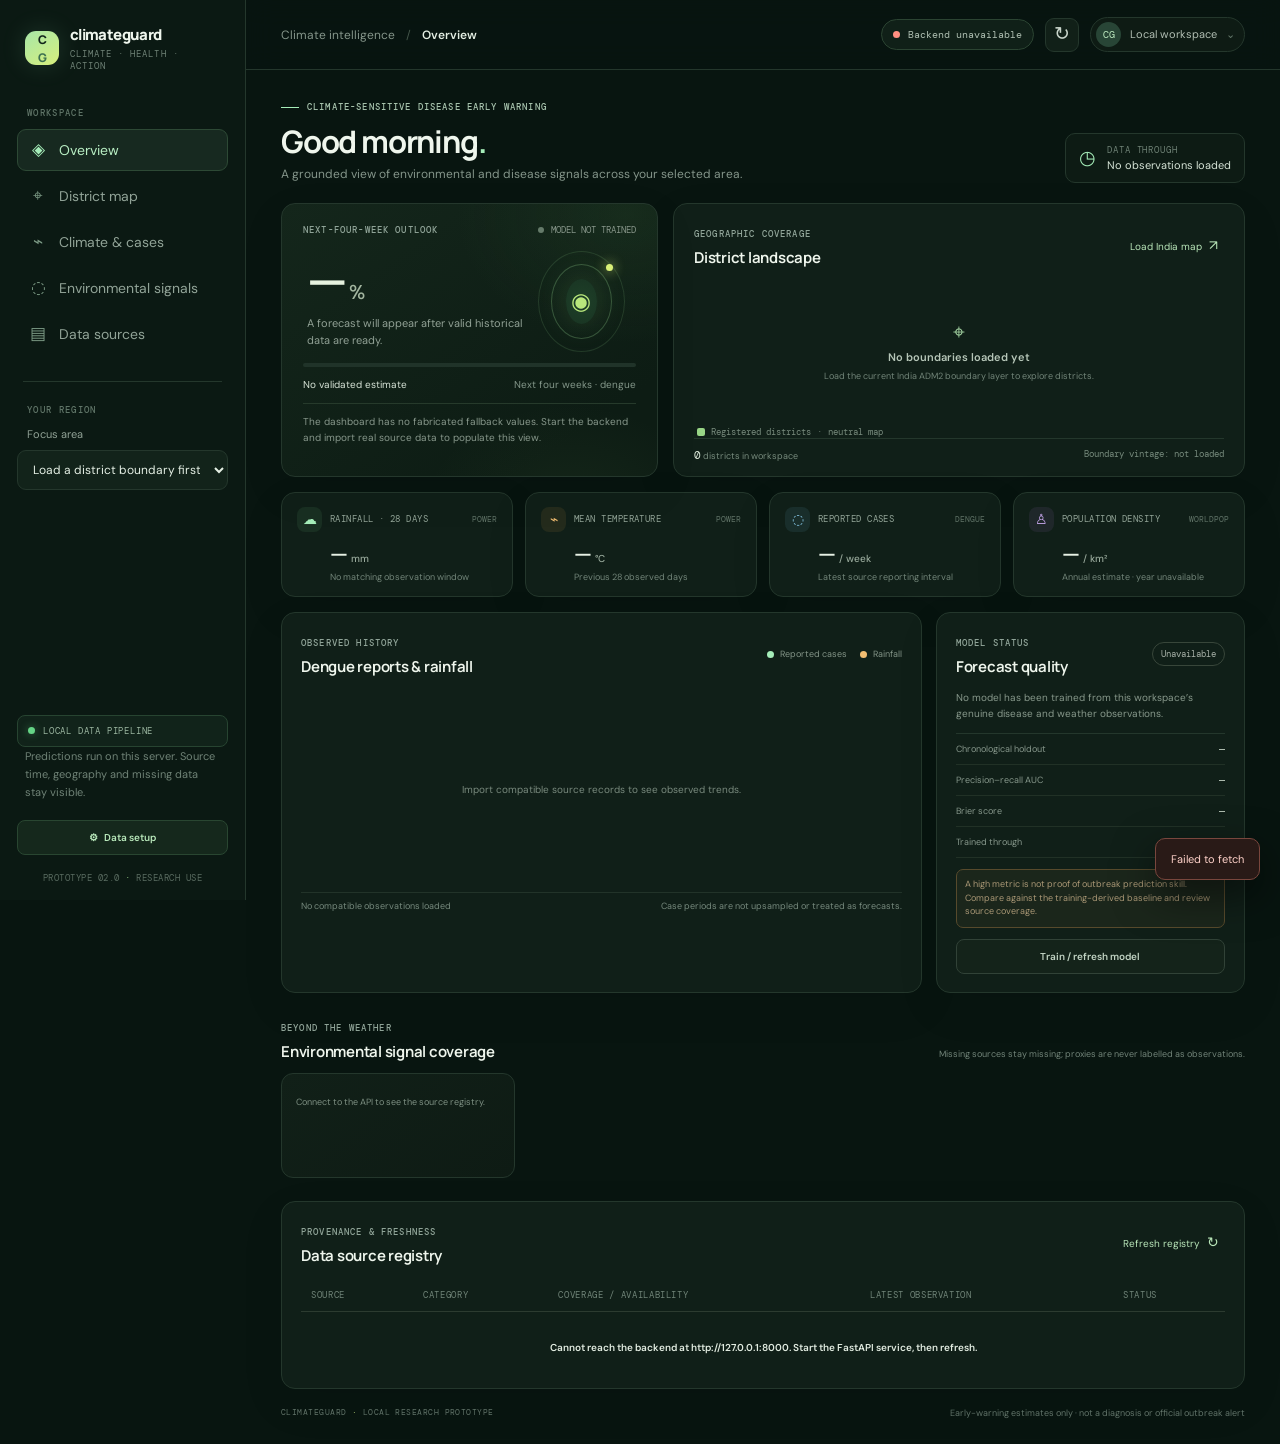
<file: climateguard_platform/frontend/index.html>
<!doctype html>
<html lang="en">
<head>
  <meta charset="utf-8" />
  <meta name="viewport" content="width=device-width, initial-scale=1" />
  <meta name="theme-color" content="#071410" />
  <title>ClimateGuard · Regional early warning</title>
  <link rel="preconnect" href="https://fonts.googleapis.com" />
  <link rel="preconnect" href="https://fonts.gstatic.com" crossorigin />
  <link href="https://fonts.googleapis.com/css2?family=DM+Mono:wght@400;500&family=DM+Sans:wght@400;500;600;700&family=Manrope:wght@400;500;600;700;800&display=swap" rel="stylesheet" />
  <link rel="stylesheet" href="styles.css" />
</head>
<body>
  <div class="shell">
    <aside class="sidebar">
      <a class="brand" href="#top" aria-label="ClimateGuard home"><span class="brand-mark">C<span>G</span></span><span><b>climateguard</b><small>CLIMATE · HEALTH · ACTION</small></span></a>
      <div class="side-caption">WORKSPACE</div>
      <nav class="nav" aria-label="Main navigation">
        <a class="nav-item active" href="#top"><span class="nav-icon">◈</span>Overview</a>
        <a class="nav-item" href="#map-panel"><span class="nav-icon">⌖</span>District map</a>
        <a class="nav-item" href="#trends"><span class="nav-icon">⌁</span>Climate & cases</a>
        <a class="nav-item" href="#signals"><span class="nav-icon">◌</span>Environmental signals</a>
        <a class="nav-item" href="#sources"><span class="nav-icon">▤</span>Data sources</a>
      </nav>
      <div class="sidebar-rule"></div>
      <div class="side-caption">YOUR REGION</div>
      <label class="side-label" for="location-select">Focus area</label>
      <select id="location-select" class="select side-select"><option value="">Load a district boundary first</option></select>
      <div class="sidebar-bottom">
        <div class="local-chip"><i></i><span>LOCAL DATA PIPELINE</span></div>
        <p>Predictions run on this server. Source time, geography and missing data stay visible.</p>
        <button class="button button-quiet full" id="open-admin">⚙ &nbsp; Data setup</button>
        <div class="sidebar-foot">PROTOTYPE 02.0 <span>·</span> RESEARCH USE</div>
      </div>
    </aside>

    <main id="top" class="main">
      <header class="topbar">
        <div class="crumb"><span>Climate intelligence</span><b>/</b><strong>Overview</strong></div>
        <div class="top-actions">
          <span class="api-pill" id="api-status"><i></i><span>Connecting to API</span></span>
          <button class="icon-button" id="refresh" aria-label="Refresh dashboard" title="Refresh">↻</button>
          <button class="user-chip" id="open-admin-top"><span class="avatar">CG</span><span>Local workspace</span><span class="chevron">⌄</span></button>
        </div>
      </header>

      <div class="content">
        <section class="welcome-row">
          <div><div class="eyebrow"><span class="eyebrow-line"></span> CLIMATE-SENSITIVE DISEASE EARLY WARNING</div><h1>Good morning<span class="title-dot">.</span></h1><p class="page-subtitle">A grounded view of environmental and disease signals across your selected area.</p></div>
          <div class="date-card"><span class="date-glyph">◷</span><span><small>DATA THROUGH</small><b id="data-through">Waiting for observations</b></span></div>
        </section>

        <section class="hero-grid">
          <article class="risk-card panel" id="risk-panel">
            <div class="risk-card-head"><span class="card-kicker">NEXT-FOUR-WEEK OUTLOOK</span><span class="forecast-tag" id="forecast-tag"><i></i> MODEL NOT TRAINED</span></div>
            <div class="risk-main">
              <div><div class="risk-number" id="risk-score">—<span>%</span></div><div class="risk-context" id="risk-context">A forecast will appear after valid historical data are ready.</div></div>
              <div class="risk-orbit" aria-hidden="true"><div class="orbit orbit-outer"></div><div class="orbit orbit-inner"></div><div class="orbit-core">◉</div><div class="orbit-point"></div></div>
            </div>
            <div class="risk-meter"><span id="risk-meter-fill"></span></div>
            <div class="risk-foot"><span id="risk-level">No validated estimate</span><span id="risk-horizon">Next four weeks · dengue</span></div>
            <div class="risk-explainer" id="risk-explanation">No disease risk is inferred from climate alone. Predictions remain unavailable until compatible case and climate history passes training checks.</div>
          </article>
          <article class="map-card panel" id="map-panel">
            <div class="panel-heading"><div><span class="card-kicker">GEOGRAPHIC COVERAGE</span><h2>District landscape</h2></div><button class="text-action" id="load-boundaries">Load India map <span>↗</span></button></div>
            <div class="map-stage"><svg id="india-map" viewBox="0 0 570 360" role="img" aria-label="District boundary map; data not loaded"><g id="map-shapes"></g><g id="map-markers"></g></svg><div id="map-empty" class="map-empty"><span>⌖</span><b>No boundaries loaded yet</b><small>Load the current India ADM2 boundary layer to explore districts.</small></div><div class="map-legend"><i></i> Registered districts <span>·</span> neutral map</div></div>
            <div class="map-footer"><span><b id="district-count">0</b> districts in workspace</span><span class="boundary-vintage" id="boundary-vintage">Boundary vintage: not loaded</span></div>
          </article>
        </section>

        <section class="metric-grid" aria-label="Selected location indicators">
          <article class="metric-card panel"><div class="metric-top"><span class="metric-icon mint">☁</span><span class="metric-label">RAINFALL · 28 DAYS</span><span class="metric-source">POWER</span></div><div class="metric-value" id="metric-rain">—<small> mm</small></div><div class="metric-foot" id="metric-rain-foot">No matching observation window</div></article>
          <article class="metric-card panel"><div class="metric-top"><span class="metric-icon amber">⌁</span><span class="metric-label">MEAN TEMPERATURE</span><span class="metric-source">POWER</span></div><div class="metric-value" id="metric-temp">—<small> °C</small></div><div class="metric-foot" id="metric-temp-foot">Previous 28 observed days</div></article>
          <article class="metric-card panel"><div class="metric-top"><span class="metric-icon blue">◌</span><span class="metric-label">REPORTED CASES</span><span class="metric-source">DENGUE</span></div><div class="metric-value" id="metric-cases">—<small> / week</small></div><div class="metric-foot" id="metric-cases-foot">Latest source reporting interval</div></article>
          <article class="metric-card panel"><div class="metric-top"><span class="metric-icon violet">♙</span><span class="metric-label">POPULATION DENSITY</span><span class="metric-source">WORLDPOP</span></div><div class="metric-value" id="metric-pop">—<small> / km²</small></div><div class="metric-foot" id="metric-pop-foot">Annual estimate · year unavailable</div></article>
        </section>

        <section class="two-col" id="trends">
          <article class="panel chart-panel"><div class="panel-heading"><div><span class="card-kicker">OBSERVED HISTORY</span><h2>Dengue reports & rainfall</h2></div><div class="chart-key"><span><i class="key-cases"></i>Reported cases</span><span><i class="key-rain"></i>Rainfall</span></div></div><div class="chart-wrap"><svg id="history-chart" viewBox="0 0 780 245" preserveAspectRatio="none" role="img" aria-label="Observed case and rainfall history"><g id="chart-grid"></g><g id="chart-lines"></g></svg><div id="chart-empty" class="chart-empty">Import compatible source records to see observed trends.</div></div><div class="chart-foot"><span id="chart-period">No compatible observations loaded</span><span>Case periods are not upsampled or treated as forecasts.</span></div></article>
          <article class="panel model-panel"><div class="panel-heading"><div><span class="card-kicker">MODEL STATUS</span><h2>Forecast quality</h2></div><span class="model-state" id="model-state">Unavailable</span></div><div class="model-summary" id="model-summary">No model has been trained from this workspace’s genuine disease and weather observations.</div><div class="quality-list"><div><span>Chronological holdout</span><b id="model-split">—</b></div><div><span>Precision–recall AUC</span><b id="model-prauc">—</b></div><div><span>Brier score</span><b id="model-brier">—</b></div><div><span>Trained through</span><b id="model-date">—</b></div></div><div class="model-notice">A high metric is not proof of outbreak prediction skill. Compare against the training-derived baseline and review source coverage.</div><button class="button button-outline full" id="train-model">Train / refresh model</button></article>
        </section>

        <section class="signal-section" id="signals"><div class="section-head"><div><span class="card-kicker">BEYOND THE WEATHER</span><h2>Environmental signal coverage</h2></div><span class="section-note">Missing sources stay missing; proxies are never labelled as observations.</span></div><div id="signal-grid" class="signal-grid"></div></section>

        <section class="panel sources-panel" id="sources"><div class="panel-heading"><div><span class="card-kicker">PROVENANCE & FRESHNESS</span><h2>Data source registry</h2></div><button class="text-action" id="refresh-sources">Refresh registry <span>↻</span></button></div><div class="table-scroll"><table><thead><tr><th>Source</th><th>Category</th><th>Coverage / availability</th><th>Latest observation</th><th>Status</th></tr></thead><tbody id="source-rows"><tr><td colspan="5" class="table-empty">Source registry is loading.</td></tr></tbody></table></div></section>

        <footer class="footnote"><span>CLIMATEGUARD <i>·</i> LOCAL RESEARCH PROTOTYPE</span><span>Early-warning estimates only · not a diagnosis or official outbreak alert</span></footer>
      </div>
    </main>
  </div>

  <dialog id="admin-dialog" class="admin-dialog"><form method="dialog" class="dialog-close-row"><button class="icon-button" aria-label="Close setup">×</button></form><div class="dialog-content"><div class="eyebrow"><span class="eyebrow-line"></span> PIPELINE CONTROL</div><h2>Connect your data</h2><p class="dialog-lede">Import observations into your local backend. Admin credentials stay in this browser tab and are sent only to your configured API.</p><label class="field-label" for="admin-token">Backend admin key</label><input id="admin-token" type="password" autocomplete="off" placeholder="Set ADMIN_TOKEN in backend/.env" class="text-input"/><div class="dialog-grid"><button class="button button-outline" id="sync-boundaries">① Load India ADM2 boundaries</button><button class="button button-outline" id="sync-weather">② Fetch 4 years of NASA POWER</button><button class="button button-outline" id="sync-population">③ Fetch WorldPop estimate</button><button class="button button-outline" id="sync-opendengue">④ Import OpenDengue extract</button><button class="button button-outline" id="upload-crosswalk">Upload district crosswalk CSV</button><button class="button button-outline" id="upload-satellite">Import processed satellite/water/vector CSV</button></div><input id="crosswalk-file" type="file" accept=".csv,text/csv" hidden/><input id="satellite-file" type="file" accept=".csv,text/csv" hidden/><div class="progress-message" id="admin-message" role="status"></div><div class="dialog-tip"><b>Need the dengue crosswalk?</b> Use the loaded geoBoundaries IDs, then map OpenDengue’s exact admin0/admin1/admin2 names to those IDs. The importer will not guess name matches. NASA MODIS exports need valid quality flags; not every product is a daily observation.</div></div></dialog>
  <script src="app.js"></script>
</body>
</html>
</file>
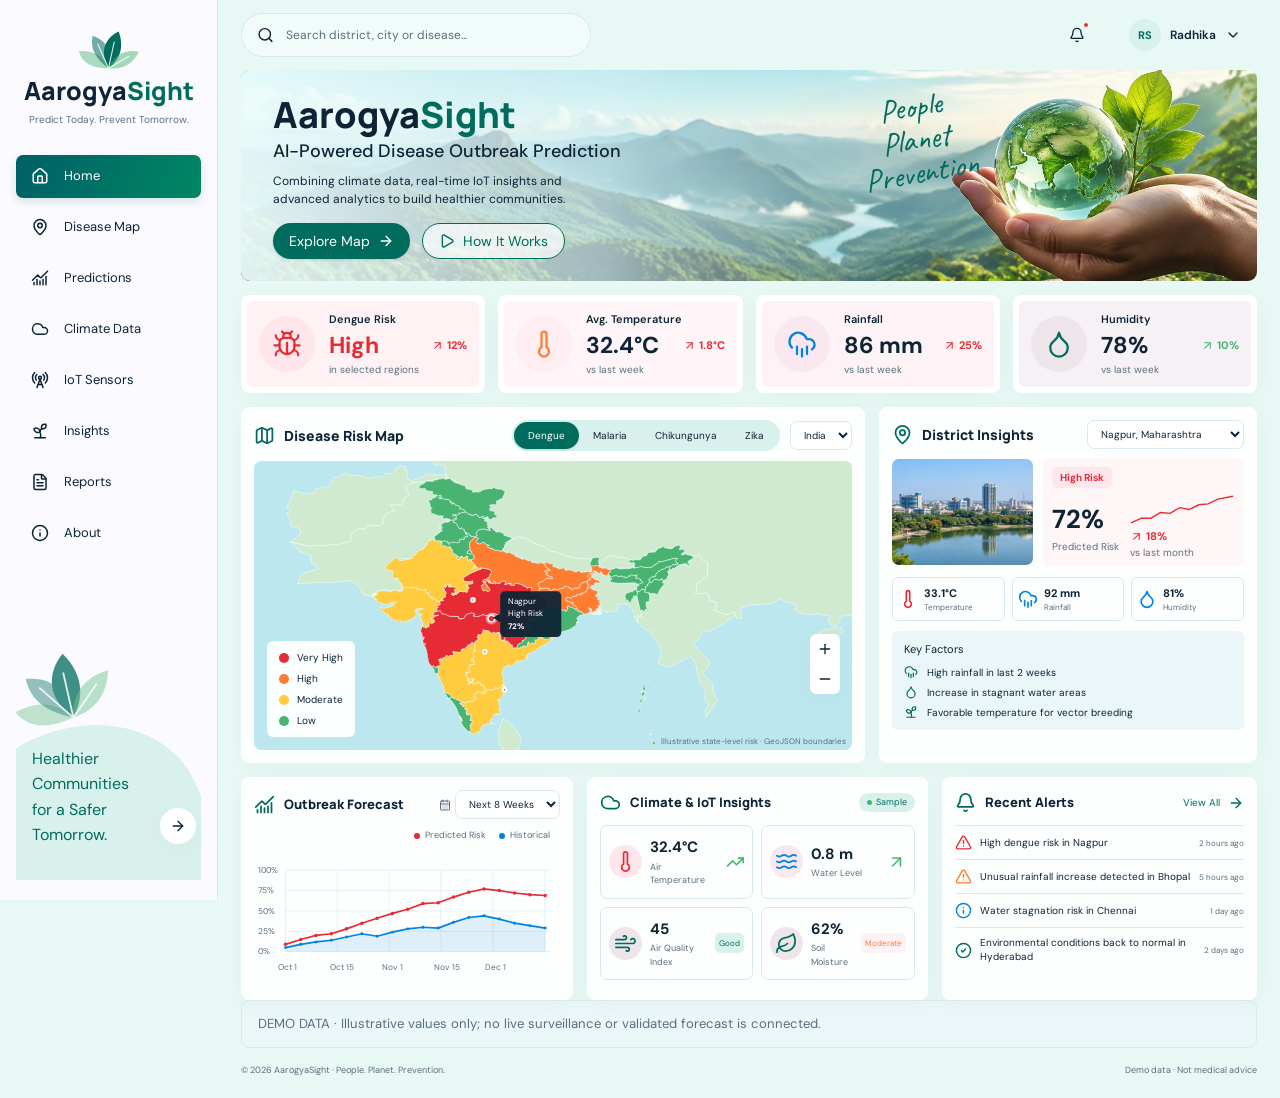
<file: Frontend/aarogyasight-html-css-js/aarogyasight/index.html>
<!DOCTYPE html>
<html lang="en"><head><meta charset="utf-8"/><meta content="width=device-width, initial-scale=1" name="viewport"/><link data-precedence="default" href="https://fonts.googleapis.com/css2?family=DM+Sans:wght@400;500;600;700&amp;family=Manrope:wght@400;500;600;700;800&amp;family=Caveat:wght@500;600&amp;display=swap" rel="stylesheet"/><title>AarogyaSight — Disease Outbreak Dashboard</title><meta content="Explore regional disease risk, environmental indicators, and district forecasts with AarogyaSight." name="description"/><meta content="AarogyaSight — Disease Outbreak Dashboard" property="og:title"/><meta content="Environmental intelligence for healthier communities. Explore our disease risk dashboard." property="og:description"/><meta content="website" property="og:type"/><meta content="summary_large_image" name="twitter:card"/><link href="styles.css" rel="stylesheet"/><link href="assets/favicon.svg" rel="icon"/></head><body><!--$--><div class="app-layout"><aside class="sidebar"><a aria-current="page" class="brand active" data-status="active" href="index.html"><svg aria-hidden="true" class="brand-mark" viewbox="0 0 90 60"><path d="M45 54C18 54 7 43 4 30c21-1 34 7 41 24" fill="var(--risk-low)" opacity=".45"></path><path d="M45 54C27 41 19 26 23 9c21 7 26 23 22 45" fill="var(--primary)" opacity=".55"></path><path d="M45 54C32 32 40 12 59 3c8 21 2 39-14 51" fill="var(--primary)"></path><path d="M45 54c6-18 24-27 42-23C78 49 63 56 45 54" fill="var(--risk-low)" opacity=".5"></path><path d="M45 54 53 17M45 54 30 20M45 54 74 37" fill="none" opacity=".85" stroke="var(--card)" stroke-width="1.5"></path></svg><div class="brand-name">Aarogya<span>Sight</span></div><div class="brand-tagline">Predict Today. Prevent Tomorrow.</div></a><nav aria-label="Main navigation" class="nav-list"><a aria-current="page" class="nav-link active active" data-status="active" href="index.html" title="Home"><svg aria-hidden="true" class="lucide lucide-house" fill="none" height="24" stroke="currentColor" stroke-linecap="round" stroke-linejoin="round" stroke-width="2" viewbox="0 0 24 24" width="24" xmlns="http://www.w3.org/2000/svg"><path d="M15 21v-8a1 1 0 0 0-1-1h-4a1 1 0 0 0-1 1v8"></path><path d="M3 10a2 2 0 0 1 .709-1.528l7-6a2 2 0 0 1 2.582 0l7 6A2 2 0 0 1 21 10v9a2 2 0 0 1-2 2H5a2 2 0 0 1-2-2z"></path></svg><span class="nav-label">Home</span></a><a class="nav-link" href="disease-map.html" title="Disease Map"><svg aria-hidden="true" class="lucide lucide-map-pin" fill="none" height="24" stroke="currentColor" stroke-linecap="round" stroke-linejoin="round" stroke-width="2" viewbox="0 0 24 24" width="24" xmlns="http://www.w3.org/2000/svg"><path d="M20 10c0 4.993-5.539 10.193-7.399 11.799a1 1 0 0 1-1.202 0C9.539 20.193 4 14.993 4 10a8 8 0 0 1 16 0"></path><circle cx="12" cy="10" r="3"></circle></svg><span class="nav-label">Disease Map</span></a><a class="nav-link" href="predictions.html" title="Predictions"><svg aria-hidden="true" class="lucide lucide-chart-no-axes-combined" fill="none" height="24" stroke="currentColor" stroke-linecap="round" stroke-linejoin="round" stroke-width="2" viewbox="0 0 24 24" width="24" xmlns="http://www.w3.org/2000/svg"><path d="M12 16v5"></path><path d="M16 14v7"></path><path d="M20 10v11"></path><path d="m22 3-8.646 8.646a.5.5 0 0 1-.708 0L9.354 8.354a.5.5 0 0 0-.707 0L2 15"></path><path d="M4 18v3"></path><path d="M8 14v7"></path></svg><span class="nav-label">Predictions</span></a><a class="nav-link" href="climate-data.html" title="Climate Data"><svg aria-hidden="true" class="lucide lucide-cloud" fill="none" height="24" stroke="currentColor" stroke-linecap="round" stroke-linejoin="round" stroke-width="2" viewbox="0 0 24 24" width="24" xmlns="http://www.w3.org/2000/svg"><path d="M17.5 19H9a7 7 0 1 1 6.71-9h1.79a4.5 4.5 0 1 1 0 9Z"></path></svg><span class="nav-label">Climate Data</span></a><a class="nav-link" href="iot-sensors.html" title="IoT Sensors"><svg aria-hidden="true" class="lucide lucide-radio-tower" fill="none" height="24" stroke="currentColor" stroke-linecap="round" stroke-linejoin="round" stroke-width="2" viewbox="0 0 24 24" width="24" xmlns="http://www.w3.org/2000/svg"><path d="M4.9 16.1C1 12.2 1 5.8 4.9 1.9"></path><path d="M7.8 4.7a6.14 6.14 0 0 0-.8 7.5"></path><circle cx="12" cy="9" r="2"></circle><path d="M16.2 4.8c2 2 2.26 5.11.8 7.47"></path><path d="M19.1 1.9a9.96 9.96 0 0 1 0 14.1"></path><path d="M9.5 18h5"></path><path d="m8 22 4-11 4 11"></path></svg><span class="nav-label">IoT Sensors</span></a><a class="nav-link" href="insights.html" title="Insights"><svg aria-hidden="true" class="lucide lucide-sprout" fill="none" height="24" stroke="currentColor" stroke-linecap="round" stroke-linejoin="round" stroke-width="2" viewbox="0 0 24 24" width="24" xmlns="http://www.w3.org/2000/svg"><path d="M14 9.536V7a4 4 0 0 1 4-4h1.5a.5.5 0 0 1 .5.5V5a4 4 0 0 1-4 4 4 4 0 0 0-4 4c0 2 1 3 1 5a5 5 0 0 1-1 3"></path><path d="M4 9a5 5 0 0 1 8 4 5 5 0 0 1-8-4"></path><path d="M5 21h14"></path></svg><span class="nav-label">Insights</span></a><a class="nav-link" href="reports.html" title="Reports"><svg aria-hidden="true" class="lucide lucide-file-text" fill="none" height="24" stroke="currentColor" stroke-linecap="round" stroke-linejoin="round" stroke-width="2" viewbox="0 0 24 24" width="24" xmlns="http://www.w3.org/2000/svg"><path d="M6 22a2 2 0 0 1-2-2V4a2 2 0 0 1 2-2h8a2.4 2.4 0 0 1 1.704.706l3.588 3.588A2.4 2.4 0 0 1 20 8v12a2 2 0 0 1-2 2z"></path><path d="M14 2v5a1 1 0 0 0 1 1h5"></path><path d="M10 9H8"></path><path d="M16 13H8"></path><path d="M16 17H8"></path></svg><span class="nav-label">Reports</span></a><a class="nav-link" href="about.html" title="About"><svg aria-hidden="true" class="lucide lucide-info" fill="none" height="24" stroke="currentColor" stroke-linecap="round" stroke-linejoin="round" stroke-width="2" viewbox="0 0 24 24" width="24" xmlns="http://www.w3.org/2000/svg"><circle cx="12" cy="12" r="10"></circle><path d="M12 16v-4"></path><path d="M12 8h.01"></path></svg><span class="nav-label">About</span></a></nav><div class="sidebar-bottom"><svg aria-hidden="true" class="sidebar-leaves" viewbox="0 0 90 60"><path d="M45 54C18 54 7 43 4 30c21-1 34 7 41 24" fill="var(--risk-low)" opacity=".45"></path><path d="M45 54C27 41 19 26 23 9c21 7 26 23 22 45" fill="var(--primary)" opacity=".55"></path><path d="M45 54C32 32 40 12 59 3c8 21 2 39-14 51" fill="var(--primary)"></path><path d="M45 54c6-18 24-27 42-23C78 49 63 56 45 54" fill="var(--risk-low)" opacity=".5"></path><path d="M45 54 53 17M45 54 30 20M45 54 74 37" fill="none" opacity=".85" stroke="var(--card)" stroke-width="1.5"></path></svg><p>Healthier<br/>Communities<br/>for a Safer<br/>Tomorrow.</p><a aria-label="About AarogyaSight" class="inline-flex items-center justify-center gap-2 whitespace-nowrap rounded-md text-sm font-medium cursor-pointer transition-colors focus-visible:outline-none focus-visible:ring-1 focus-visible:ring-ring disabled:pointer-events-none disabled:opacity-50 disabled:cursor-not-allowed [&amp;_svg]:pointer-events-none [&amp;_svg]:size-4 [&amp;_svg]:shrink-0 hover:bg-accent hover:text-accent-foreground h-9 w-9 round-arrow" href="about.html"><svg aria-hidden="true" class="lucide lucide-arrow-right" fill="none" height="24" stroke="currentColor" stroke-linecap="round" stroke-linejoin="round" stroke-width="2" viewbox="0 0 24 24" width="24" xmlns="http://www.w3.org/2000/svg"><path d="M5 12h14"></path><path d="m12 5 7 7-7 7"></path></svg></a></div></aside><main class="main"><header class="topbar"><button aria-label="Toggle navigation" class="inline-flex items-center justify-center gap-2 whitespace-nowrap rounded-md text-sm font-medium cursor-pointer transition-colors focus-visible:outline-none focus-visible:ring-1 focus-visible:ring-ring disabled:pointer-events-none disabled:opacity-50 disabled:cursor-not-allowed [&amp;_svg]:pointer-events-none [&amp;_svg]:size-4 [&amp;_svg]:shrink-0 hover:bg-accent hover:text-accent-foreground h-9 w-9 mobile-menu"><svg aria-hidden="true" class="lucide lucide-menu" fill="none" height="24" stroke="currentColor" stroke-linecap="round" stroke-linejoin="round" stroke-width="2" viewbox="0 0 24 24" width="24" xmlns="http://www.w3.org/2000/svg"><path d="M4 5h16"></path><path d="M4 12h16"></path><path d="M4 19h16"></path></svg></button><div class="search"><svg aria-hidden="true" class="lucide lucide-search" fill="none" height="24" stroke="currentColor" stroke-linecap="round" stroke-linejoin="round" stroke-width="2" viewbox="0 0 24 24" width="24" xmlns="http://www.w3.org/2000/svg"><path d="m21 21-4.34-4.34"></path><circle cx="11" cy="11" r="8"></circle></svg><input aria-label="Search district, city or disease" placeholder="Search district, city or disease..." style="" value=""/></div><div class="account"><button aria-label="View notifications" class="inline-flex items-center justify-center gap-2 whitespace-nowrap rounded-md text-sm font-medium cursor-pointer transition-colors focus-visible:outline-none focus-visible:ring-1 focus-visible:ring-ring disabled:pointer-events-none disabled:opacity-50 disabled:cursor-not-allowed [&amp;_svg]:pointer-events-none [&amp;_svg]:size-4 [&amp;_svg]:shrink-0 hover:bg-accent hover:text-accent-foreground h-9 w-9 notification" title="Notifications"><svg aria-hidden="true" class="lucide lucide-bell" fill="none" height="24" stroke="currentColor" stroke-linecap="round" stroke-linejoin="round" stroke-width="2" viewbox="0 0 24 24" width="24" xmlns="http://www.w3.org/2000/svg"><path d="M10.268 21a2 2 0 0 0 3.464 0"></path><path d="M3.262 15.326A1 1 0 0 0 4 17h16a1 1 0 0 0 .74-1.673C19.41 13.956 18 12.499 18 8A6 6 0 0 0 6 8c0 4.499-1.411 5.956-2.738 7.326"></path></svg></button><button aria-label="Open profile" class="inline-flex items-center justify-center gap-2 whitespace-nowrap rounded-md text-sm font-medium cursor-pointer transition-colors focus-visible:outline-none focus-visible:ring-1 focus-visible:ring-ring disabled:pointer-events-none disabled:opacity-50 disabled:cursor-not-allowed [&amp;_svg]:pointer-events-none [&amp;_svg]:size-4 [&amp;_svg]:shrink-0 hover:bg-accent hover:text-accent-foreground h-9 px-4 py-2 profile"><span class="avatar">RS</span><span class="profile-name">Radhika</span><svg aria-hidden="true" class="lucide lucide-chevron-down" fill="none" height="24" stroke="currentColor" stroke-linecap="round" stroke-linejoin="round" stroke-width="2" viewbox="0 0 24 24" width="24" xmlns="http://www.w3.org/2000/svg"><path d="m6 9 6 6 6-6"></path></svg></button></div></header><section class="hero"><img alt="Green mountains and a hand holding a globe with growing leaves" class="hero-image" height="512" src="assets/wellness-banner.jpg" width="1920"/><div class="hero-content"><h1>Aarogya<span>Sight</span></h1><h2>AI-Powered Disease Outbreak Prediction</h2><p>Combining climate data, real-time IoT insights and<br class="hidden sm:block"/> advanced analytics to build healthier communities.</p><div class="hero-actions"><button class="inline-flex items-center justify-center gap-2 whitespace-nowrap text-sm font-medium cursor-pointer transition-colors focus-visible:outline-none focus-visible:ring-1 focus-visible:ring-ring disabled:pointer-events-none disabled:opacity-50 disabled:cursor-not-allowed [&amp;_svg]:pointer-events-none [&amp;_svg]:size-4 [&amp;_svg]:shrink-0 bg-primary text-primary-foreground hover:bg-primary/90 rounded-full shadow-sm h-9 px-4 py-2">Explore Map<svg aria-hidden="true" class="lucide lucide-arrow-right" fill="none" height="24" stroke="currentColor" stroke-linecap="round" stroke-linejoin="round" stroke-width="2" viewbox="0 0 24 24" width="24" xmlns="http://www.w3.org/2000/svg"><path d="M5 12h14"></path><path d="m12 5 7 7-7 7"></path></svg></button><button class="inline-flex items-center justify-center gap-2 whitespace-nowrap text-sm font-medium cursor-pointer transition-colors focus-visible:outline-none focus-visible:ring-1 focus-visible:ring-ring disabled:pointer-events-none disabled:opacity-50 disabled:cursor-not-allowed [&amp;_svg]:pointer-events-none [&amp;_svg]:size-4 [&amp;_svg]:shrink-0 border border-primary bg-card/70 text-primary hover:bg-secondary rounded-full h-9 px-4 py-2"><svg aria-hidden="true" class="lucide lucide-play size-3" fill="none" height="24" stroke="currentColor" stroke-linecap="round" stroke-linejoin="round" stroke-width="2" viewbox="0 0 24 24" width="24" xmlns="http://www.w3.org/2000/svg"><path d="M5 5a2 2 0 0 1 3.008-1.728l11.997 6.998a2 2 0 0 1 .003 3.458l-12 7A2 2 0 0 1 5 19z"></path></svg>How It Works</button></div></div><div class="hero-quote"><span>People</span><span>Planet</span><span>Prevention</span></div></section><div class="summary-grid"><div class="stat-card tone-danger"><div class="stat-inner"><div class="icon-disc"><svg aria-hidden="true" class="lucide lucide-bug" fill="none" height="24" stroke="currentColor" stroke-linecap="round" stroke-linejoin="round" stroke-width="2" viewbox="0 0 24 24" width="24" xmlns="http://www.w3.org/2000/svg"><path d="M12 20v-9"></path><path d="M14 7a4 4 0 0 1 4 4v3a6 6 0 0 1-12 0v-3a4 4 0 0 1 4-4z"></path><path d="M14.12 3.88 16 2"></path><path d="M21 21a4 4 0 0 0-3.81-4"></path><path d="M21 5a4 4 0 0 1-3.55 3.97"></path><path d="M22 13h-4"></path><path d="M3 21a4 4 0 0 1 3.81-4"></path><path d="M3 5a4 4 0 0 0 3.55 3.97"></path><path d="M6 13H2"></path><path d="m8 2 1.88 1.88"></path><path d="M9 7.13V6a3 3 0 1 1 6 0v1.13"></path></svg></div><div class="stat-copy"><div class="stat-label">Dengue Risk</div><div class="stat-value-row"><strong class="stat-value risk-text">High</strong><span class="trend"><svg aria-hidden="true" class="lucide lucide-arrow-up-right" fill="none" height="24" stroke="currentColor" stroke-linecap="round" stroke-linejoin="round" stroke-width="2" viewbox="0 0 24 24" width="24" xmlns="http://www.w3.org/2000/svg"><path d="M7 7h10v10"></path><path d="M7 17 17 7"></path></svg>12%</span></div><div class="stat-note">in selected regions</div></div></div></div><div class="stat-card tone-warm"><div class="stat-inner"><div class="icon-disc"><svg aria-hidden="true" class="lucide lucide-thermometer" fill="none" height="24" stroke="currentColor" stroke-linecap="round" stroke-linejoin="round" stroke-width="2" viewbox="0 0 24 24" width="24" xmlns="http://www.w3.org/2000/svg"><path d="M14 4v10.54a4 4 0 1 1-4 0V4a2 2 0 0 1 4 0Z"></path></svg></div><div class="stat-copy"><div class="stat-label">Avg. Temperature</div><div class="stat-value-row"><strong class="stat-value">32.4°C</strong><span class="trend"><svg aria-hidden="true" class="lucide lucide-arrow-up-right" fill="none" height="24" stroke="currentColor" stroke-linecap="round" stroke-linejoin="round" stroke-width="2" viewbox="0 0 24 24" width="24" xmlns="http://www.w3.org/2000/svg"><path d="M7 7h10v10"></path><path d="M7 17 17 7"></path></svg>1.8°C</span></div><div class="stat-note">vs last week</div></div></div></div><div class="stat-card tone-blue"><div class="stat-inner"><div class="icon-disc"><svg aria-hidden="true" class="lucide lucide-cloud-rain" fill="none" height="24" stroke="currentColor" stroke-linecap="round" stroke-linejoin="round" stroke-width="2" viewbox="0 0 24 24" width="24" xmlns="http://www.w3.org/2000/svg"><path d="M4 14.899A7 7 0 1 1 15.71 8h1.79a4.5 4.5 0 0 1 2.5 8.242"></path><path d="M16 14v6"></path><path d="M8 14v6"></path><path d="M12 16v6"></path></svg></div><div class="stat-copy"><div class="stat-label">Rainfall</div><div class="stat-value-row"><strong class="stat-value">86 mm</strong><span class="trend"><svg aria-hidden="true" class="lucide lucide-arrow-up-right" fill="none" height="24" stroke="currentColor" stroke-linecap="round" stroke-linejoin="round" stroke-width="2" viewbox="0 0 24 24" width="24" xmlns="http://www.w3.org/2000/svg"><path d="M7 7h10v10"></path><path d="M7 17 17 7"></path></svg>25%</span></div><div class="stat-note">vs last week</div></div></div></div><div class="stat-card tone-green"><div class="stat-inner"><div class="icon-disc"><svg aria-hidden="true" class="lucide lucide-droplet" fill="none" height="24" stroke="currentColor" stroke-linecap="round" stroke-linejoin="round" stroke-width="2" viewbox="0 0 24 24" width="24" xmlns="http://www.w3.org/2000/svg"><path d="M12 22a7 7 0 0 0 7-7c0-2-1-3.9-3-5.5s-3.5-4-4-6.5c-.5 2.5-2 4.9-4 6.5C6 11.1 5 13 5 15a7 7 0 0 0 7 7z"></path></svg></div><div class="stat-copy"><div class="stat-label">Humidity</div><div class="stat-value-row"><strong class="stat-value">78%</strong><span class="trend good"><svg aria-hidden="true" class="lucide lucide-arrow-up-right" fill="none" height="24" stroke="currentColor" stroke-linecap="round" stroke-linejoin="round" stroke-width="2" viewbox="0 0 24 24" width="24" xmlns="http://www.w3.org/2000/svg"><path d="M7 7h10v10"></path><path d="M7 17 17 7"></path></svg>10%</span></div><div class="stat-note">vs last week</div></div></div></div></div><div class="content-grid"><section class="panel"><div class="panel-heading"><div class="panel-title"><svg aria-hidden="true" class="lucide lucide-map" fill="none" height="24" stroke="currentColor" stroke-linecap="round" stroke-linejoin="round" stroke-width="2" viewbox="0 0 24 24" width="24" xmlns="http://www.w3.org/2000/svg"><path d="M14.106 5.553a2 2 0 0 0 1.788 0l3.659-1.83A1 1 0 0 1 21 4.619v12.764a1 1 0 0 1-.553.894l-4.553 2.277a2 2 0 0 1-1.788 0l-4.212-2.106a2 2 0 0 0-1.788 0l-3.659 1.83A1 1 0 0 1 3 19.381V6.618a1 1 0 0 1 .553-.894l4.553-2.277a2 2 0 0 1 1.788 0z"></path><path d="M15 5.764v15"></path><path d="M9 3.236v15"></path></svg><h3>Disease Risk Map</h3></div><div aria-label="Disease" class="disease-tabs" role="tablist"><button aria-selected="true" class="inline-flex items-center justify-center gap-2 whitespace-nowrap rounded-md text-sm font-medium cursor-pointer transition-colors focus-visible:outline-none focus-visible:ring-1 focus-visible:ring-ring disabled:pointer-events-none disabled:opacity-50 disabled:cursor-not-allowed [&amp;_svg]:pointer-events-none [&amp;_svg]:size-4 [&amp;_svg]:shrink-0 bg-primary text-primary-foreground shadow-sm h-9 px-4 py-2" role="tab">Dengue</button><button aria-selected="false" class="inline-flex items-center justify-center gap-2 whitespace-nowrap rounded-md text-sm font-medium cursor-pointer transition-colors focus-visible:outline-none focus-visible:ring-1 focus-visible:ring-ring disabled:pointer-events-none disabled:opacity-50 disabled:cursor-not-allowed [&amp;_svg]:pointer-events-none [&amp;_svg]:size-4 [&amp;_svg]:shrink-0 text-foreground hover:bg-accent shadow-none h-9 px-4 py-2" role="tab">Malaria</button><button aria-selected="false" class="inline-flex items-center justify-center gap-2 whitespace-nowrap rounded-md text-sm font-medium cursor-pointer transition-colors focus-visible:outline-none focus-visible:ring-1 focus-visible:ring-ring disabled:pointer-events-none disabled:opacity-50 disabled:cursor-not-allowed [&amp;_svg]:pointer-events-none [&amp;_svg]:size-4 [&amp;_svg]:shrink-0 text-foreground hover:bg-accent shadow-none h-9 px-4 py-2" role="tab">Chikungunya</button><button aria-selected="false" class="inline-flex items-center justify-center gap-2 whitespace-nowrap rounded-md text-sm font-medium cursor-pointer transition-colors focus-visible:outline-none focus-visible:ring-1 focus-visible:ring-ring disabled:pointer-events-none disabled:opacity-50 disabled:cursor-not-allowed [&amp;_svg]:pointer-events-none [&amp;_svg]:size-4 [&amp;_svg]:shrink-0 text-foreground hover:bg-accent shadow-none h-9 px-4 py-2" role="tab">Zika</button></div><select aria-label="Map region" class="compact-select"><option>India</option></select></div><div class="map-container" id="risk-map"><svg aria-label="Dengue sample risk map of India" class="map-svg" role="img" viewbox="110 0 580 393"><g transform="translate(0 0) scale(1)"><path class="map-neighbor" d="M48.2,40.2L63.5,44.8L74.8,43.2L77.9,37.7L89.7,35.9L98.2,32.3L101.2,22.7L113.8,20.3L116.2,16.1L123.3,19.3L136.1,19.7L152.0,23.7L162.9,19.9L167.9,22.2L172.8,16.7L181.7,16.9L184.1,15.2L185.6,10.3L192.1,6.2L200.2,8.9L198.6,12.6L203.1,13.1L201.7,23.2L207.7,27.1L212.9,24.6L219.6,23.4L228.9,18.1L254.7,19.0L257.4,22.4L241.0,26.0L207.7,29.9L198.9,35.1L202.5,40.2L204.2,46.2L196.7,51.2L197.4,55.8L193.2,60.1L179.0,59.8L184.9,67.7L175.3,70.7L168.9,78.0L169.8,85.2L163.9,88.6L158.4,87.4L146.9,89.0L145.3,92.4L134.1,92.3L125.7,99.1L125.2,109.3L105.7,114.3L95.3,113.3L92.2,115.9L83.3,114.4L68.2,116.2L43.1,110.0L56.7,99.2L55.5,91.4L44.1,89.4L43.0,81.8L38.0,72.2L44.5,65.7L37.9,63.9L48.2,40.2Z"></path><path class="map-neighbor" d="M520.1,203.5L519.8,212.1L514.5,210.3L515.5,219.9L511.2,213.7L510.4,207.6L507.5,201.8L501.3,194.8L487.4,194.3L488.8,199.3L484.1,206.0L477.7,203.5L475.5,205.7L465.5,203.3L463.1,193.5L457.9,184.4L460.5,177.2L451.3,174.0L454.6,169.6L464.0,165.1L453.1,158.8L458.4,150.6L470.3,155.8L477.5,156.4L478.8,164.8L493.1,166.4L507.0,166.2L515.6,168.3L508.7,178.4L502.0,179.1L497.4,186.0L505.6,192.2L508.0,184.5L512.2,184.5L520.1,203.5Z"></path><path class="map-neighbor" d="M505.4,134.7L511.6,138.6L510.5,145.9L485.6,145.5L476.2,147.4L462.5,142.8L462.2,140.4L472.1,131.5L480.2,128.4L491.0,131.2L498.9,131.5L505.4,134.7Z"></path><path class="map-neighbor" d="M785.1,243.9L772.1,249.6L759.8,245.9L759.4,235.6L766.8,230.1L783.2,226.8L791.8,227.1L795.2,231.6L788.6,236.9L785.1,243.9ZM1044.9,-129.1L1071.0,-125.3L1088.7,-116.8L1094.8,-105.5L1117.6,-105.5L1130.6,-110.2L1155.4,-113.7L1147.5,-102.9L1141.7,-98.5L1136.5,-85.4L1126.5,-73.7L1108.3,-75.9L1095.4,-71.6L1099.3,-61.3L1097.2,-47.2L1089.5,-46.8L1089.6,-40.7L1079.9,-47.8L1074.0,-41.1L1050.8,-35.9L1053.1,-29.6L1040.2,-30.0L1033.0,-33.8L1022.7,-25.3L1006.2,-18.8L994.0,-11.1L973.0,-7.7L962.0,-2.0L945.8,1.2L953.8,-4.3L950.7,-9.0L962.5,-17.1L954.6,-23.4L941.5,-19.1L924.6,-10.8L915.4,-3.0L900.6,-2.5L893.0,3.1L900.9,11.3L913.2,13.2L913.7,18.6L925.5,22.1L942.4,13.6L955.7,18.2L965.4,18.5L967.8,24.8L946.6,28.2L939.6,34.7L925.0,40.7L917.3,49.1L933.4,55.7L939.3,67.5L948.4,78.5L958.6,87.7L958.4,96.6L949.0,99.9L952.6,106.3L961.4,110.0L955.3,129.3L946.9,130.4L923.8,159.1L909.9,173.4L868.4,194.6L851.5,196.0L842.3,201.3L837.1,197.4L828.6,203.4L807.7,209.4L791.8,211.2L786.7,223.9L778.3,224.6L774.4,215.9L778.0,211.3L757.8,207.4L750.8,209.4L735.7,206.3L728.5,201.4L730.9,194.5L717.2,192.3L709.9,187.8L697.2,194.2L670.6,195.5L654.8,200.2L657.0,213.9L649.1,213.6L647.3,205.8L636.2,209.3L618.6,202.6L623.0,192.6L613.5,190.3L609.9,179.2L594.1,181.2L595.9,167.0L610.1,157.0L610.2,137.9L603.7,135.0L598.7,128.0L589.9,128.9L573.7,127.1L578.8,122.0L571.8,114.6L561.1,119.6L548.5,116.7L531.2,124.3L517.5,133.2L505.4,134.7L498.9,131.5L491.0,131.2L480.2,128.4L472.1,131.5L462.2,140.4L461.0,131.0L451.8,133.5L434.3,132.3L417.3,129.6L405.2,124.3L393.5,121.9L388.5,116.2L380.1,114.4L364.9,106.6L352.9,102.9L346.7,105.8L325.8,97.4L311.1,89.8L306.9,76.6L317.6,78.2L318.1,72.1L312.2,65.9L313.7,56.1L297.6,42.1L272.9,37.2L268.5,28.0L257.4,22.4L254.7,19.0L252.4,12.1L253.0,7.5L243.9,4.7L238.9,5.9L235.1,-5.2L239.4,-7.9L237.3,-10.7L251.7,-16.4L262.0,-18.7L277.9,-17.1L283.6,-24.8L302.8,-26.2L308.2,-31.0L331.8,-37.5L333.9,-40.2L332.7,-47.0L343.0,-50.2L329.5,-71.0L359.2,-75.8L366.9,-78.5L377.7,-100.0L407.5,-96.0L415.8,-101.4L416.5,-113.5L429.0,-114.6L440.4,-122.6L446.3,-123.6L450.2,-115.2L462.8,-108.8L484.2,-104.3L494.6,-94.7L488.8,-80.6L494.2,-75.4L532.2,-71.7L550.3,-64.2L559.6,-62.9L566.4,-51.8L575.2,-44.7L591.8,-45.0L622.7,-42.3L642.7,-44.0L657.5,-42.2L679.7,-34.9L697.8,-34.9L704.5,-31.2L721.9,-37.6L746.2,-41.8L768.7,-42.2L786.2,-46.5L796.9,-52.9L807.4,-56.9L800.2,-65.5L808.1,-73.2L832.0,-69.7L846.9,-76.1L869.8,-80.7L880.8,-88.7L891.3,-92.1L913.1,-93.7L924.9,-92.3L926.6,-96.6L913.0,-105.0L901.0,-108.8L889.4,-104.4L874.6,-106.2L866.1,-104.7L862.3,-109.6L880.2,-130.7L898.2,-126.1L919.3,-133.7L919.2,-139.0L932.7,-151.7L941.1,-155.6L940.9,-162.2L932.7,-165.0L945.0,-171.0L963.7,-173.2L983.6,-173.5L1006.0,-169.9L1019.2,-165.5L1039.3,-140.9L1044.9,-129.1Z"></path><path class="map-neighbor" d="M356.8,377.7L354.6,390.2L348.3,393.6L335.2,396.4L328.1,386.8L325.4,369.6L332.2,350.1L342.6,356.8L349.6,365.2L356.8,377.7Z"></path><path class="map-neighbor" d="M623.1,225.8L614.4,231.0L603.8,231.5L597.0,244.5L590.6,246.7L597.9,257.2L607.4,265.9L613.6,273.9L608.1,284.3L602.9,286.5L606.5,292.5L616.5,302.1L618.2,308.8L617.9,314.3L623.8,325.3L608.3,348.8L606.9,339.9L611.5,330.7L606.4,323.6L607.6,310.5L601.6,304.3L596.7,290.0L594.0,274.8L587.5,264.9L560.5,279.4L552.1,278.4L542.8,275.5L548.0,260.7L544.9,249.4L533.1,235.6L534.9,231.3L526.2,229.7L515.5,219.9L514.5,210.3L519.8,212.1L520.1,203.5L527.5,200.7L525.9,195.6L529.3,191.5L529.9,179.1L541.6,181.8L548.3,171.9L549.0,166.1L557.3,156.0L556.9,149.1L576.3,140.8L587.0,143.0L585.8,135.6L591.0,133.4L589.9,128.9L598.7,128.0L603.7,135.0L610.2,137.9L610.1,157.0L595.9,167.0L594.1,181.2L609.9,179.2L613.5,190.3L623.0,192.6L618.6,202.6L636.2,209.3L647.3,205.8L647.7,210.8L634.9,218.6L631.7,223.0L623.1,225.8Z"></path><path class="map-neighbor" d="M451.8,133.5L450.6,138.7L452.6,146.3L450.9,151.0L438.4,151.2L408.8,147.3L400.1,141.2L379.6,139.6L331.3,122.5L337.2,111.2L352.9,102.9L364.9,106.6L380.1,114.4L388.5,116.2L393.5,121.9L405.2,124.3L417.3,129.6L434.3,132.3L451.8,133.5Z"></path><path class="map-neighbor" d="M257.4,22.4L268.5,28.0L272.9,37.2L297.6,42.1L283.1,52.2L266.4,53.9L243.6,51.0L236.2,56.2L246.8,74.8L258.9,80.7L246.1,87.7L246.3,96.2L231.8,108.3L222.4,120.5L206.7,133.0L189.2,132.1L172.7,144.7L182.5,150.1L184.2,159.3L192.7,165.4L195.6,175.7L162.6,175.7L152.6,183.7L141.7,180.7L137.2,172.0L125.6,162.9L98.0,165.2L73.6,165.4L52.5,167.1L58.1,153.1L79.7,146.9L78.5,141.4L71.3,139.5L70.9,128.9L56.6,123.6L50.5,116.4L43.1,110.0L68.2,116.2L83.3,114.4L92.2,115.9L95.3,113.3L105.7,114.3L125.2,109.3L125.7,99.1L134.1,92.3L145.3,92.4L146.9,89.0L158.4,87.4L163.9,88.6L169.8,85.2L168.9,78.0L175.3,70.7L184.9,67.7L179.0,59.8L193.2,60.1L197.4,55.8L196.7,51.2L204.2,46.2L202.5,40.2L198.9,35.1L207.7,29.9L241.0,26.0L257.4,22.4Z"></path><path class="map-state" d="M536.8,385.8L536.8,385.8ZM535.8,381.5L535.8,381.5ZM537.7,381.1L539.2,384.0L537.4,386.9L534.8,382.5L537.7,381.1ZM537.7,380.5L537.7,380.5ZM535.0,379.4L535.0,379.4ZM536.5,379.2L536.5,379.2ZM535.3,379.1L535.3,379.1ZM535.7,378.7L536.3,379.7L534.7,381.1L535.7,378.7ZM534.7,378.3L534.7,378.3ZM534.5,378.3L534.5,378.3ZM533.2,377.7L533.2,377.7ZM530.1,373.1L530.1,373.1ZM530.1,373.1L530.1,373.1ZM530.7,371.7L531.9,373.5L529.8,372.8L530.7,371.7ZM533.2,371.7L533.7,372.9L533.2,371.7ZM533.7,370.5L533.9,371.5L533.7,370.5ZM532.9,369.2L532.5,372.0L531.8,369.9L532.9,369.2ZM528.5,368.8L528.5,368.8ZM526.9,367.7L528.0,369.7L526.3,368.8L526.9,367.7ZM534.8,367.3L534.8,367.3ZM534.5,367.3L534.5,367.3ZM525.7,366.3L525.7,366.3ZM534.2,366.2L534.2,366.2ZM534.2,365.1L534.3,366.9L534.2,365.1ZM534.1,365.0L534.1,365.0ZM522.9,362.2L522.9,362.2ZM521.9,358.6L521.9,358.6ZM522.1,358.6L522.1,358.6ZM522.2,358.5L522.2,358.5ZM521.8,357.1L522.5,358.3L521.0,358.5L521.8,357.1ZM517.7,337.2L518.5,341.1L515.8,341.6L515.6,338.6L517.7,337.2ZM519.1,336.7L519.1,336.7ZM513.4,336.2L513.4,336.2ZM520.0,336.2L520.0,336.2ZM520.9,334.3L520.9,334.3ZM521.0,334.2L521.0,334.2ZM520.2,333.8L520.2,333.8ZM520.6,332.5L520.6,332.5ZM520.5,332.3L520.5,332.3ZM520.8,332.2L520.8,332.2ZM518.2,331.3L518.2,331.3ZM518.4,331.3L518.4,331.3ZM520.1,330.1L520.1,330.1ZM519.2,330.0L519.2,330.0ZM519.7,329.8L519.7,329.8ZM519.6,329.9L520.4,331.6L519.0,331.8L519.6,329.9ZM514.1,329.8L514.1,329.8ZM519.1,329.6L519.1,329.6ZM518.4,329.5L518.4,329.5ZM519.4,329.5L519.4,329.5ZM519.2,329.3L519.2,329.3ZM518.6,329.2L518.6,329.2ZM518.5,329.2L518.5,329.2ZM519.0,329.5L519.0,329.5ZM518.7,329.0L518.7,329.0ZM519.2,328.9L519.2,328.9ZM513.3,328.9L514.0,329.7L513.3,328.9ZM518.1,328.8L518.1,328.8ZM520.5,328.0L520.5,328.0ZM521.4,328.0L521.4,328.0ZM520.9,327.7L520.9,327.7ZM518.3,327.3L518.3,327.3ZM526.2,326.6L526.2,326.6ZM525.3,325.9L525.3,325.9ZM519.0,325.1L519.0,325.1ZM518.5,324.6L518.5,324.6ZM521.0,324.5L521.0,324.5ZM521.1,324.4L521.1,324.4ZM521.3,324.4L521.3,324.4ZM518.9,324.3L518.9,324.3ZM518.7,324.3L518.7,324.3ZM521.6,323.8L521.6,323.8ZM524.5,323.6L525.6,325.4L523.9,324.1L524.5,323.6ZM524.5,323.2L524.5,323.2ZM524.9,322.7L524.9,323.5L524.9,322.7ZM524.9,322.7L524.9,322.7ZM521.1,322.6L521.1,322.6ZM524.2,322.6L524.2,322.6ZM519.4,322.7L519.4,322.7ZM519.5,322.6L519.5,322.6ZM526.5,322.4L526.5,322.4ZM526.8,322.2L526.8,322.2ZM522.7,322.2L522.7,322.2ZM525.4,322.1L525.7,323.5L524.3,322.3L525.4,322.1ZM521.4,321.8L521.4,321.8ZM520.8,321.8L520.8,321.8ZM521.0,321.7L521.0,321.7ZM526.0,321.5L526.1,323.0L526.0,321.5ZM520.2,321.4L520.2,321.4ZM525.3,321.3L525.3,321.3ZM524.1,321.3L524.1,321.3ZM520.5,321.2L521.8,323.4L520.2,326.2L521.8,325.2L521.3,327.6L520.0,328.2L521.3,328.0L520.7,330.3L517.7,325.8L518.4,324.6L519.2,325.5L520.5,321.2ZM521.0,321.1L521.5,321.8L521.0,321.1ZM523.2,321.0L523.2,321.0ZM523.0,321.2L523.0,321.2ZM520.5,321.1L520.5,321.1ZM523.5,320.9L523.5,320.9ZM526.2,320.9L526.5,321.6L526.2,320.9ZM523.5,320.9L523.5,320.9ZM521.1,320.7L521.1,320.7ZM525.4,320.6L525.4,320.6ZM521.3,320.5L521.3,320.5ZM521.1,320.6L521.1,320.6ZM521.5,320.8L521.5,320.8ZM521.3,320.5L521.3,320.5ZM521.6,320.5L521.6,320.5ZM523.2,320.5L523.2,320.5ZM520.7,320.4L520.7,321.2L520.7,320.4ZM521.5,320.4L521.5,320.4ZM524.1,320.6L524.1,320.6ZM521.6,320.3L523.3,320.8L521.5,323.2L521.6,320.3ZM526.1,320.2L526.1,320.2ZM537.6,320.2L538.2,321.2L537.6,320.2ZM523.7,320.0L523.7,320.0ZM523.6,319.9L523.6,319.9ZM523.7,319.9L523.7,319.9ZM523.5,319.3L523.5,319.3ZM522.8,319.1L522.8,319.1ZM523.5,319.1L523.5,319.1ZM523.3,319.0L523.3,319.0ZM523.0,318.9L523.0,318.9ZM523.5,319.0L523.5,319.0ZM522.5,318.9L522.5,318.9ZM524.3,319.0L523.8,319.6L524.3,319.0ZM523.1,318.7L523.1,318.7ZM520.2,317.5L520.2,317.5ZM520.5,316.3L520.5,316.3ZM521.0,315.6L521.0,315.6ZM520.9,315.2L520.9,315.2ZM520.9,315.0L520.9,315.0ZM519.8,314.8L519.8,314.8ZM520.8,314.7L520.8,314.7ZM520.9,314.9L520.9,314.9ZM520.7,314.4L520.7,314.4ZM520.8,314.4L520.8,314.4ZM520.8,314.4L520.8,314.4ZM520.7,314.1L520.8,315.4L520.7,314.1ZM520.9,314.0L520.9,314.0ZM521.0,313.7L521.0,313.7ZM520.9,313.6L520.9,313.6ZM521.7,313.6L521.7,313.6ZM521.5,313.7L521.5,313.7ZM521.4,313.5L521.4,313.5ZM521.8,313.3L521.8,313.3ZM523.4,313.2L523.4,313.2ZM521.3,313.0L521.3,313.0ZM523.0,313.1L523.0,313.1ZM521.9,313.1L521.9,313.1ZM523.7,313.0L523.7,313.0ZM521.5,313.0L521.5,313.0ZM524.0,313.0L524.0,313.0ZM521.5,312.9L521.5,312.9ZM523.5,313.0L524.5,318.0L523.7,319.1L521.9,318.4L523.4,320.2L520.8,320.4L520.3,316.7L521.8,315.9L520.9,314.1L523.5,313.0ZM521.6,312.8L521.6,312.8ZM523.2,312.8L523.2,312.8ZM521.5,312.8L521.5,312.8ZM523.4,312.8L523.4,312.8ZM523.5,312.7L523.5,312.7ZM520.1,312.6L520.1,312.6ZM520.0,312.6L520.0,312.6ZM520.4,312.1L520.0,314.6L520.4,312.1ZM525.1,312.0L524.3,312.7L525.1,312.0ZM524.8,312.0L524.8,312.0ZM523.7,312.0L523.7,312.0ZM524.2,311.7L524.2,311.7ZM523.9,311.7L523.9,311.7ZM523.8,311.5L523.8,311.5ZM524.0,311.4L524.0,311.4ZM523.8,311.3L523.8,311.3ZM521.0,310.9L521.0,310.9ZM520.8,310.8L520.8,310.8ZM521.9,309.9L521.9,309.9ZM525.9,309.3L525.9,309.3ZM525.3,308.6L525.3,308.6ZM526.1,308.4L526.1,308.4ZM525.3,308.0L525.3,308.0ZM524.5,308.0L524.5,308.0ZM525.2,307.9L525.2,307.9ZM525.6,307.9L525.6,307.9ZM526.2,307.6L526.2,307.6ZM526.2,307.6L526.2,307.6ZM525.9,307.4L525.9,307.4ZM523.0,307.0L523.0,307.0ZM522.2,307.0L522.2,307.0ZM526.4,307.0L526.4,307.0ZM526.1,306.9L526.1,306.9ZM526.5,306.8L526.5,306.8ZM522.6,306.7L522.6,306.7ZM544.1,306.4L544.1,306.4ZM523.1,305.9L523.1,305.9ZM523.8,305.8L523.8,305.8ZM523.7,305.6L523.7,305.6ZM523.1,305.5L523.1,305.5ZM525.1,305.3L525.1,305.3ZM525.9,305.2L525.9,305.2ZM525.4,305.1L526.4,308.0L524.3,307.9L526.0,308.7L525.5,311.0L524.6,311.8L523.4,311.3L524.1,312.3L522.6,313.5L522.6,307.2L525.4,305.1ZM523.5,304.8L523.5,304.8ZM526.0,304.2L526.0,304.2ZM525.4,303.9L525.4,303.9ZM525.2,303.9L525.2,303.9ZM528.4,299.8L528.4,299.8ZM530.5,299.4L530.5,299.4ZM530.8,298.5L530.8,298.5ZM530.5,298.1L530.5,299.3L530.5,298.1ZM530.4,297.7L530.4,297.7ZM530.6,297.7L530.6,297.7ZM533.3,290.6L533.3,290.6ZM533.6,289.8L533.6,289.8ZM533.6,289.7L533.6,289.7ZM533.6,289.6L533.6,289.6ZM534.6,289.2L534.2,290.0L534.6,289.2ZM534.7,288.8L534.7,288.8Z" fill="var(--risk-low)"><title>Andaman and Nicobar · Dengue</title></path><path class="map-state" d="M334.1,306.5L334.1,306.5ZM333.4,306.1L333.4,306.1ZM333.5,306.1L333.5,306.1ZM334.0,305.8L334.0,305.8ZM332.9,305.8L332.9,305.8ZM332.8,305.6L332.8,305.6ZM330.8,304.9L330.8,304.9ZM332.2,304.6L332.1,305.5L332.2,304.6ZM331.5,304.3L331.5,304.3ZM331.6,304.2L331.6,304.2ZM331.5,303.9L331.5,303.9ZM330.9,285.6L330.9,285.6ZM333.2,282.0L333.2,282.0ZM345.4,278.8L345.4,278.8ZM341.7,277.9L341.7,277.9ZM341.8,277.9L341.8,277.9ZM341.8,277.7L341.8,277.7ZM341.6,277.7L341.6,277.7ZM353.1,271.7L353.1,271.7ZM353.0,271.7L353.0,271.7ZM364.8,269.1L364.8,269.1ZM363.9,267.9L363.9,267.9ZM364.5,267.4L364.5,267.4ZM364.6,267.4L364.6,267.4ZM364.7,267.3L364.7,267.3ZM365.0,267.3L365.0,267.3ZM365.0,267.3L364.7,268.8L363.9,267.7L365.0,267.3ZM377.6,257.2L377.6,257.2ZM379.6,255.8L379.6,255.8ZM379.7,255.8L379.7,255.8ZM379.0,255.5L379.0,255.5ZM364.5,267.4L362.6,267.3L364.6,269.2L359.2,271.3L355.8,272.3L350.5,271.7L344.5,279.2L342.3,279.4L342.1,277.9L340.3,277.4L334.1,279.9L330.7,287.1L330.9,290.2L333.0,293.0L331.8,298.6L334.7,306.8L332.2,303.3L332.1,304.6L331.6,303.5L330.8,304.9L334.7,307.6L333.5,306.3L330.1,305.6L328.9,308.0L325.8,308.7L326.2,309.7L321.4,308.1L321.4,309.8L319.6,310.8L318.3,310.4L317.3,311.9L310.5,311.3L308.2,315.8L307.3,315.2L306.8,316.7L305.5,316.7L302.8,315.8L303.6,313.8L305.2,312.9L306.8,313.8L306.3,312.4L308.7,308.9L305.5,308.2L305.9,305.1L302.7,305.3L302.3,304.2L301.2,304.4L301.6,301.8L299.2,302.2L299.7,300.6L297.3,300.8L295.6,303.2L291.7,303.9L291.4,302.0L287.7,301.0L287.5,302.9L284.9,303.1L285.5,300.9L283.4,298.1L285.3,297.9L285.4,299.4L287.2,300.1L289.7,299.7L291.0,301.4L290.2,298.5L292.5,298.2L292.5,296.9L290.8,296.1L290.8,297.7L289.2,296.0L287.3,295.9L286.6,297.4L284.1,297.1L283.2,295.3L284.6,294.3L283.1,294.4L281.4,292.8L283.0,288.7L281.5,288.4L281.6,287.3L286.2,288.0L287.3,286.6L287.5,284.9L284.6,282.1L285.4,280.4L286.8,280.4L285.3,278.0L286.0,277.2L292.6,276.9L292.3,273.0L293.9,271.9L288.5,270.4L292.0,269.0L292.5,263.9L290.7,261.4L292.7,258.9L295.3,258.1L291.6,257.0L294.8,252.4L293.2,251.4L294.0,248.7L292.9,246.7L294.0,245.4L296.0,245.3L297.6,242.3L299.1,242.1L296.4,239.7L297.7,238.9L297.9,236.4L299.2,235.9L302.6,237.2L302.7,235.1L304.6,234.5L304.0,232.0L305.5,230.6L304.7,229.0L307.4,230.5L312.7,230.9L312.9,232.1L314.5,232.2L314.3,233.4L317.7,234.5L318.7,232.6L322.1,234.0L327.2,233.1L329.6,235.2L329.1,238.0L327.9,238.8L329.0,239.7L328.6,242.3L339.5,245.8L341.8,249.0L341.0,249.9L342.4,249.2L342.9,250.4L344.6,250.0L345.7,254.6L347.4,253.8L354.2,254.2L360.4,251.3L363.9,252.2L365.5,250.4L364.6,249.7L365.9,248.3L365.4,247.1L367.1,245.6L369.4,249.3L372.0,246.7L373.5,247.7L375.8,247.5L376.3,245.5L375.1,244.4L377.0,242.7L378.1,243.4L380.9,242.0L379.6,240.1L381.8,240.7L381.9,239.2L383.0,239.9L384.3,238.2L386.2,241.0L386.8,239.9L388.1,242.2L391.2,243.1L394.7,242.6L396.2,239.8L398.9,239.8L400.0,239.2L398.9,238.5L400.6,238.2L401.2,239.4L391.9,248.3L383.6,251.8L378.2,256.9L365.5,262.6L363.7,264.8L365.3,265.8L365.4,264.4L364.5,267.4Z" fill="var(--risk-medium)"><title>Andhra Pradesh · Dengue</title></path><path class="map-state" d="M572.4,115.4L573.7,117.2L575.9,116.9L571.7,119.1L572.5,121.1L577.9,119.0L577.2,120.1L579.2,122.7L574.0,127.0L576.0,127.9L580.0,126.4L591.0,129.6L589.6,131.1L591.2,131.7L590.8,133.2L588.8,133.1L583.5,136.6L583.7,138.4L587.2,142.8L583.0,141.6L582.0,139.7L579.3,139.5L571.5,141.2L566.0,145.4L563.0,146.0L561.3,147.6L558.6,147.8L557.9,143.5L561.9,142.4L562.7,140.8L568.4,140.8L570.3,139.5L567.7,138.8L568.2,137.4L566.4,135.2L569.7,132.4L564.1,132.5L546.9,137.3L543.8,136.3L543.9,137.7L537.1,142.2L537.5,143.1L532.3,144.7L525.3,145.0L519.9,143.5L518.8,144.5L511.6,145.3L510.4,142.1L511.8,140.5L510.3,138.2L504.8,138.2L503.4,137.0L504.6,134.9L503.3,133.7L508.8,135.4L513.2,133.7L514.7,134.7L518.4,134.1L521.1,132.1L520.3,130.5L528.3,128.0L527.7,126.7L530.1,124.3L538.9,123.9L543.2,119.0L548.4,117.3L549.4,115.8L552.0,118.0L561.2,119.6L566.7,115.7L571.2,114.4L572.4,115.4Z" fill="var(--risk-low)"><title>Arunachal Pradesh · Dengue</title></path><path class="map-state" d="M478.1,161.6L477.9,162.3L478.1,161.6ZM478.1,161.6L478.1,161.6ZM569.3,132.7L566.4,135.3L568.2,137.4L567.7,138.8L570.3,139.6L568.4,140.8L562.7,140.8L561.9,142.4L553.4,144.8L551.3,146.7L547.0,148.0L544.7,150.4L544.2,149.3L540.1,153.9L539.7,157.0L536.9,158.2L536.6,156.4L530.0,161.4L532.1,164.3L528.7,167.8L528.0,170.3L526.6,170.3L525.6,175.1L522.4,175.5L521.5,173.7L517.0,178.4L516.3,177.0L513.2,177.0L514.5,171.2L513.6,169.2L517.4,169.5L516.4,168.0L517.3,166.7L522.1,165.4L521.8,164.0L518.5,162.4L519.8,160.9L518.6,161.3L515.8,159.0L512.4,159.9L513.4,157.1L512.3,156.7L514.5,155.1L508.8,156.0L507.3,154.6L505.0,157.1L503.6,155.6L502.9,157.5L498.4,159.3L497.9,157.7L495.0,158.1L494.1,156.6L487.7,157.2L487.2,155.8L481.8,156.5L478.4,159.2L480.3,160.8L478.1,161.5L477.2,158.2L478.4,156.7L475.4,153.7L475.8,152.3L477.9,151.4L477.9,147.2L481.9,147.0L486.1,145.2L490.5,146.8L505.3,146.3L507.9,145.0L510.8,145.8L519.9,143.5L525.3,145.0L534.8,144.4L543.9,137.7L543.8,136.3L546.9,137.3L564.1,132.5L569.3,132.7Z" fill="var(--risk-low)"><title>Assam · Dengue</title></path><path class="map-state" d="M451.6,149.5L451.6,149.5ZM391.8,137.8L394.4,139.4L399.3,139.9L400.4,141.4L399.7,143.4L404.5,144.5L405.4,145.7L408.0,145.6L408.2,146.9L414.6,145.5L417.8,149.2L420.5,148.0L425.0,148.6L431.0,150.9L436.1,149.0L436.4,150.6L440.2,151.8L442.0,150.7L444.1,151.4L448.4,150.2L450.5,151.6L451.6,149.6L453.5,149.4L452.7,150.1L454.2,152.0L449.5,154.2L447.1,157.0L450.7,159.7L451.1,162.2L448.9,161.6L446.7,162.7L447.5,165.6L443.7,163.8L442.1,165.7L439.9,165.3L439.4,166.9L437.2,167.7L435.8,172.7L434.0,172.3L433.7,173.5L429.0,172.7L426.8,175.6L424.2,174.5L424.8,173.0L422.0,172.8L420.8,170.6L419.3,171.2L416.1,170.1L415.0,173.0L409.2,173.7L406.3,175.4L406.1,174.7L403.5,175.5L401.9,173.6L397.4,176.6L394.4,174.6L394.4,173.2L391.6,174.2L389.9,172.3L388.0,173.6L382.5,173.7L383.1,172.5L380.8,170.6L379.8,167.8L380.2,165.6L387.6,162.8L391.4,159.4L394.3,160.1L395.0,159.1L397.3,159.9L399.5,159.3L397.9,157.5L390.7,154.8L390.1,153.2L392.4,153.1L392.6,151.5L388.5,150.6L391.2,148.3L396.2,148.5L393.5,147.1L393.6,145.7L390.8,145.3L388.9,140.2L387.4,140.1L388.1,138.9L391.8,137.8ZM439.6,133.9L439.6,133.9ZM438.9,133.8L438.9,133.8ZM438.9,133.8L438.9,133.8Z" fill="var(--risk-high)"><title>Bihar · Dengue</title></path><path class="map-state" d="M282.3,99.8L280.4,98.9L282.0,98.6L282.3,99.8Z" fill="var(--risk-low)"><title>Chandigarh · Dengue</title></path><path class="map-state" d="M379.9,178.8L385.4,182.2L386.6,184.8L389.0,185.2L390.1,184.4L390.5,190.3L392.2,192.4L392.8,191.7L395.6,192.3L395.7,193.5L393.3,196.0L390.1,197.2L390.1,199.6L384.3,201.6L383.0,203.6L383.8,205.9L382.0,206.6L381.3,207.9L382.3,208.5L380.7,208.6L380.0,210.1L381.0,211.8L379.1,211.5L377.9,214.4L369.5,214.2L366.9,218.1L365.2,217.4L364.9,221.4L366.4,222.9L365.9,227.3L370.6,228.1L370.7,229.8L368.8,230.7L368.9,229.6L366.6,229.2L365.1,230.0L363.5,228.0L360.4,227.9L359.1,226.8L358.1,227.4L357.7,229.1L360.9,230.6L360.3,234.0L362.7,235.0L362.4,238.5L363.6,241.1L361.2,243.5L358.3,244.2L359.2,245.3L356.2,247.9L352.9,248.9L350.8,254.4L347.4,253.8L345.6,254.6L344.6,250.0L342.9,250.4L342.4,249.2L341.0,249.9L341.8,249.0L340.9,247.1L337.3,244.5L335.1,244.9L333.6,243.0L335.2,242.2L334.0,240.2L335.8,237.1L338.5,235.2L339.2,236.3L341.2,236.6L342.7,235.7L341.8,234.9L343.4,234.4L339.9,232.7L338.1,230.2L335.9,230.5L337.5,229.6L336.1,228.8L337.8,228.8L338.2,227.2L335.9,226.3L335.7,225.1L339.3,224.0L339.3,220.8L337.2,220.6L338.7,219.8L338.1,216.8L336.4,215.9L336.8,214.0L340.1,212.4L340.8,207.5L342.2,207.0L343.6,202.6L345.1,203.2L346.6,198.7L354.2,197.5L356.4,196.0L356.5,193.5L359.1,192.5L359.1,191.1L362.3,190.3L362.8,188.1L359.6,187.0L358.7,185.6L354.1,185.9L353.5,184.9L355.3,183.3L354.2,181.1L356.7,182.3L358.7,181.5L367.7,182.6L372.0,180.5L376.9,181.3L379.9,178.8Z" fill="var(--risk-critical)"><title>Chhattisgarh · Dengue</title></path><path class="map-state" d="M224.9,224.5L226.6,223.7L227.7,224.3L226.0,225.6L228.4,225.8L228.0,227.3L224.8,226.6L223.8,224.7L224.9,224.5Z" fill="var(--risk-low)"><title>Dadra and Nagar Haveli · Dengue</title></path><path class="map-state" d="M222.9,222.3L222.3,223.5L222.9,222.3ZM193.3,219.5L193.3,219.5ZM194.2,219.2L193.4,219.5L194.2,219.2ZM191.5,216.5L193.5,217.2L192.3,217.8L193.4,218.1L192.6,219.7L190.1,218.9L191.5,216.5Z" fill="var(--risk-low)"><title>Daman and Diu · Dengue</title></path><path class="map-state" d="M288.3,122.0L290.1,124.6L288.6,126.9L282.6,125.3L284.0,124.3L284.1,122.2L286.1,121.4L288.3,122.0Z" fill="var(--risk-low)"><title>Delhi · Dengue</title></path><path class="map-state" d="M236.7,283.7L236.7,283.7ZM236.9,283.5L236.9,283.5ZM238.0,283.1L238.0,283.1ZM238.2,278.6L240.0,280.7L243.8,280.1L245.1,284.5L243.9,284.9L244.5,287.5L243.2,288.9L240.6,289.0L238.7,287.0L238.3,283.8L236.7,283.1L238.5,283.0L236.8,282.5L235.2,279.3L238.2,278.6Z" fill="var(--risk-low)"><title>Goa · Dengue</title></path><path class="map-state" d="M192.9,219.0L192.9,219.0ZM222.7,218.8L222.7,218.8ZM200.8,217.6L200.8,217.6ZM202.7,217.0L202.7,217.0ZM204.7,216.3L204.7,216.3ZM205.3,216.0L205.3,216.0ZM205.6,216.0L205.6,216.0ZM205.7,216.0L205.7,216.0ZM219.7,215.1L219.7,215.1ZM220.2,214.8L220.2,214.8ZM220.1,214.6L220.1,214.6ZM220.5,214.5L220.5,214.5ZM220.1,214.1L220.3,214.9L220.1,214.1ZM211.5,212.7L211.5,212.7ZM218.8,211.9L218.8,211.9ZM218.7,211.6L218.7,211.6ZM219.0,211.4L219.0,211.4ZM219.4,211.0L219.4,211.0ZM219.5,211.0L219.5,211.0ZM220.1,210.6L220.1,210.6ZM175.9,209.2L175.9,209.2ZM175.9,208.7L175.9,208.7ZM215.3,208.6L215.3,208.6ZM218.8,208.5L218.8,208.5ZM219.1,208.5L219.1,208.5ZM219.2,208.4L219.2,208.4ZM219.3,208.3L219.3,208.3ZM218.9,208.3L218.9,208.3ZM219.3,208.3L219.3,208.3ZM219.0,208.3L219.0,208.3ZM220.8,208.0L220.8,208.0ZM214.1,207.0L214.1,207.0ZM215.3,204.7L215.3,204.7ZM213.2,203.9L213.2,203.9ZM217.1,201.5L217.1,201.5ZM215.8,201.4L215.8,201.4ZM215.6,201.2L215.6,201.2ZM169.7,200.3L169.7,200.3ZM171.8,199.7L171.8,199.7ZM167.8,199.6L167.8,199.6ZM167.9,199.5L167.9,199.5ZM168.2,199.4L168.2,199.4ZM168.0,199.4L168.0,199.4ZM170.0,199.3L170.0,199.3ZM172.2,199.2L172.2,199.2ZM169.2,199.0L169.2,199.0ZM169.2,199.0L169.2,199.0ZM167.1,198.5L167.1,198.5ZM174.4,198.5L174.4,198.5ZM169.5,198.3L169.5,198.3ZM167.1,198.3L166.3,198.9L167.1,198.3ZM166.3,198.1L166.3,198.1ZM169.9,197.7L169.9,197.7ZM179.2,197.6L179.2,197.6ZM171.1,197.6L171.1,197.6ZM179.4,197.6L179.4,197.6ZM179.4,197.5L179.4,197.5ZM179.3,197.4L179.3,197.4ZM178.8,197.4L177.9,197.7L178.8,197.4ZM180.4,197.4L180.4,197.4ZM180.2,197.4L180.2,197.4ZM180.4,197.3L180.4,197.3ZM180.6,197.2L180.6,197.2ZM180.7,197.1L180.7,197.1ZM182.7,197.0L182.7,197.0ZM180.1,196.9L179.4,197.4L180.1,196.9ZM182.9,196.8L182.9,196.8ZM179.2,196.7L179.2,196.7ZM183.2,196.2L183.2,196.2ZM183.5,195.8L183.5,195.8ZM183.6,195.8L183.6,195.8ZM183.7,195.7L183.7,195.7ZM183.7,195.4L183.7,195.4ZM174.6,194.8L174.6,194.8ZM174.5,194.6L174.5,194.6ZM186.8,192.1L186.8,192.1ZM186.6,191.4L186.6,191.4ZM186.7,191.4L186.2,192.1L186.7,191.4ZM186.8,191.4L186.8,191.4ZM186.9,191.3L186.9,191.3ZM186.8,191.3L186.8,191.3ZM187.0,191.3L187.0,191.3ZM187.2,191.2L187.2,191.2ZM159.1,189.2L159.1,189.2ZM158.9,188.9L158.9,188.9ZM159.9,188.7L159.9,188.7ZM159.4,188.5L159.4,188.5ZM160.6,188.3L160.6,188.3ZM158.4,188.2L159.2,188.7L158.4,188.2ZM159.6,188.2L159.6,188.2ZM159.5,188.2L159.5,188.2ZM159.6,188.2L159.6,188.2ZM158.8,188.2L158.8,188.2ZM159.5,188.1L159.5,188.1ZM159.4,188.1L159.4,188.1ZM159.4,188.1L159.4,188.1ZM158.1,187.9L158.1,187.9ZM158.3,187.9L158.3,187.9ZM158.4,187.9L158.4,187.9ZM157.6,187.9L157.6,187.9ZM157.9,187.9L157.9,187.9ZM158.5,187.9L158.5,187.9ZM159.5,187.8L159.5,187.8ZM157.1,187.7L157.1,187.7ZM158.6,187.7L158.6,187.7ZM159.0,187.7L159.0,187.7ZM158.8,187.5L158.8,187.5ZM158.1,187.5L158.1,187.5ZM157.5,187.4L157.5,187.4ZM157.6,187.4L157.6,187.4ZM158.0,187.4L158.0,187.4ZM158.7,187.4L158.7,187.4ZM158.0,187.3L158.0,187.3ZM158.3,187.2L158.3,187.2ZM158.1,187.1L158.1,187.1ZM156.9,187.1L156.9,187.1ZM157.9,187.1L157.9,187.1ZM157.1,187.1L157.1,187.1ZM156.4,187.1L156.4,187.1ZM156.9,187.1L156.9,187.1ZM156.1,187.1L156.1,187.1ZM158.4,187.1L158.4,187.1ZM156.2,187.1L156.2,187.1ZM156.9,187.0L156.9,187.0ZM158.2,187.0L158.2,187.0ZM156.0,186.9L156.0,186.9ZM156.0,186.9L156.0,186.9ZM156.0,186.9L156.0,186.9ZM157.5,186.8L157.5,186.8ZM157.8,186.8L157.8,186.8ZM157.5,186.8L157.5,186.8ZM157.5,186.7L157.5,186.7ZM157.5,186.6L157.5,186.6ZM157.6,186.5L157.6,186.5ZM156.1,186.5L156.1,186.5ZM157.5,186.3L157.5,186.3ZM157.1,186.2L157.3,187.2L156.3,187.0L157.1,186.2ZM157.5,186.1L157.5,186.1ZM157.6,186.1L157.6,186.1ZM157.7,186.1L157.7,186.1ZM157.3,186.1L157.3,186.1ZM157.0,186.0L157.0,186.0ZM156.6,186.0L156.6,186.0ZM157.2,186.0L157.2,186.0ZM157.0,185.7L157.0,185.7ZM157.1,185.7L157.1,185.7ZM157.1,185.6L157.1,185.6ZM157.2,185.4L157.2,185.4ZM157.2,185.3L157.2,185.3ZM153.4,185.0L153.4,185.0ZM153.8,184.9L153.8,184.9ZM153.2,184.9L153.2,184.9ZM157.2,184.8L156.5,185.9L157.2,184.8ZM156.9,184.8L156.9,184.8ZM157.2,184.7L157.2,184.7ZM156.8,184.5L156.8,184.5ZM157.3,184.5L157.3,184.5ZM157.2,183.3L157.2,183.3ZM156.7,183.2L156.7,183.2ZM157.0,183.1L157.0,183.1ZM157.3,183.0L157.3,183.0ZM153.2,182.6L153.2,182.6ZM155.2,182.4L155.2,182.4ZM155.4,182.3L156.4,182.5L155.9,184.1L153.0,184.8L154.7,184.2L153.5,184.3L155.4,182.3ZM159.1,182.3L159.1,182.3ZM158.9,182.2L158.9,182.2ZM154.6,182.1L154.1,183.6L154.6,182.1ZM157.4,182.0L157.8,182.9L156.6,183.1L157.4,182.0ZM160.6,181.8L160.6,181.8ZM160.5,181.8L160.5,181.8ZM158.0,181.5L158.0,181.5ZM155.9,181.5L156.4,182.3L155.0,182.6L155.9,181.5ZM153.7,181.4L153.7,181.4ZM156.7,180.7L155.2,181.8L156.7,180.7ZM158.0,180.6L158.8,181.0L157.8,181.7L158.0,180.6ZM157.9,180.6L157.9,180.6ZM157.2,180.1L156.7,181.8L157.2,180.1ZM156.5,180.1L153.6,183.8L153.2,182.0L156.5,180.1ZM211.5,172.3L215.3,172.6L213.8,173.0L216.6,173.9L217.0,175.1L218.2,173.9L223.9,176.1L226.5,174.1L226.3,175.3L228.5,175.6L226.2,177.8L228.7,179.9L230.6,178.5L231.4,180.8L230.4,182.6L232.7,184.6L234.9,184.5L234.5,186.6L237.5,186.6L238.4,188.0L239.4,187.4L241.6,188.5L241.9,189.9L243.7,189.7L247.2,193.7L245.7,196.3L240.7,197.5L241.8,199.0L242.9,198.3L244.4,199.3L242.9,200.1L241.1,199.7L242.7,203.0L241.5,203.8L242.2,204.5L237.2,206.1L238.5,208.0L236.8,208.5L237.9,210.1L244.6,209.2L244.9,210.1L241.0,210.2L237.3,213.9L233.8,214.0L238.6,216.2L239.2,219.1L235.1,221.3L231.8,219.5L231.0,220.3L232.5,221.5L230.9,223.3L231.4,225.5L228.9,226.5L227.7,225.5L226.1,226.0L227.7,224.5L226.6,223.7L223.9,224.7L224.5,225.5L221.1,226.4L221.6,224.0L223.1,223.4L223.3,219.0L220.8,214.3L219.4,215.1L219.8,213.3L218.8,212.7L221.1,209.4L219.4,210.1L219.0,209.4L222.5,208.0L218.1,208.0L217.5,204.5L218.7,201.6L221.4,201.9L223.7,200.7L218.1,200.6L217.3,201.6L215.4,199.5L216.2,201.3L215.3,200.7L215.2,202.5L214.4,201.6L214.2,204.8L214.5,202.7L212.6,203.5L213.3,204.5L212.2,204.2L213.8,205.2L214.0,207.1L212.7,206.1L214.6,208.5L211.1,212.4L211.7,213.6L195.8,219.2L193.1,219.5L193.4,218.1L192.3,217.8L193.3,216.7L191.0,216.1L190.0,219.0L181.5,214.7L175.7,209.7L176.1,208.2L174.5,208.3L175.7,209.5L173.8,208.5L164.0,200.3L166.0,198.2L166.0,199.3L167.9,198.9L167.4,200.2L168.5,200.9L172.3,199.9L172.5,198.8L173.6,200.2L175.9,198.3L177.0,199.2L177.5,198.0L178.1,198.6L179.6,197.5L182.4,197.4L187.4,191.1L185.2,192.8L181.8,192.5L182.3,191.6L182.0,192.9L177.0,193.8L175.6,195.3L172.0,194.7L167.9,193.9L159.9,190.2L158.8,189.2L161.4,188.0L159.8,188.3L157.4,186.0L157.5,184.2L161.4,181.5L157.9,182.9L159.9,181.0L158.2,180.4L161.2,180.5L161.6,176.5L163.3,177.6L164.2,176.7L174.0,176.7L175.9,177.9L180.0,178.0L181.8,176.5L188.6,175.0L188.6,177.0L192.1,177.3L197.0,175.2L195.1,174.7L195.0,173.5L196.6,171.8L199.5,172.7L203.1,171.9L207.9,172.7L210.8,171.5L211.5,172.3Z" fill="var(--risk-medium)"><title>Gujarat · Dengue</title></path><path class="map-state" d="M282.6,97.5L287.3,99.7L286.7,101.2L288.0,102.2L293.9,103.5L286.8,110.7L286.8,118.7L288.3,121.2L284.1,122.2L284.0,124.3L282.5,125.0L283.2,125.9L286.1,125.8L287.5,127.1L290.0,125.9L292.1,127.0L293.0,132.6L288.5,134.6L285.6,134.2L286.2,135.1L284.6,136.1L283.2,135.6L284.4,130.3L283.0,129.3L278.1,132.4L277.1,130.1L274.3,129.8L275.1,131.6L272.7,131.3L272.3,132.0L273.3,133.9L269.4,133.6L268.9,132.8L270.5,131.1L269.0,130.9L271.4,130.1L263.3,124.6L262.7,119.9L260.4,118.3L260.9,116.9L256.2,117.2L252.6,115.2L248.9,116.1L247.9,114.6L249.2,113.7L249.1,111.0L247.0,110.5L248.3,109.6L247.9,108.6L249.7,109.1L252.0,108.1L254.8,109.7L256.3,109.0L256.4,110.3L257.7,109.9L258.5,111.0L257.4,112.0L258.4,113.4L261.7,110.3L270.6,111.0L273.6,109.6L272.5,108.9L273.8,106.7L273.1,106.1L274.8,106.7L276.2,105.6L276.8,106.8L279.0,107.0L279.6,105.5L278.2,104.8L281.4,102.7L284.0,103.3L281.4,97.3L282.6,97.5Z" fill="var(--risk-low)"><title>Haryana · Dengue</title></path><path class="map-state" d="M282.0,69.2L283.8,71.6L289.9,74.2L295.7,72.3L299.7,77.0L305.6,74.9L305.8,76.5L304.2,77.9L306.6,77.9L307.8,79.0L306.6,81.0L308.9,81.4L309.0,82.5L311.6,84.0L310.4,86.5L312.5,88.6L310.6,89.8L314.9,94.6L305.3,92.5L298.3,94.1L295.3,98.8L297.2,101.6L293.5,103.4L286.8,101.4L287.3,99.7L279.2,95.9L279.5,93.4L276.5,92.6L275.4,90.7L274.4,92.2L272.6,92.3L268.4,84.6L263.7,83.0L264.9,82.0L264.3,81.2L269.0,78.9L267.8,77.9L268.7,74.9L266.8,73.3L269.8,73.2L275.9,69.8L282.0,69.2Z" fill="var(--risk-low)"><title>Himachal Pradesh · Dengue</title></path><path class="map-state" d="M444.0,164.2L446.7,165.0L446.6,166.9L449.6,169.2L447.3,170.8L448.6,172.9L446.5,173.0L447.2,175.1L444.5,177.1L445.3,178.2L442.4,178.6L441.9,180.2L438.6,179.5L438.6,182.1L431.9,182.0L431.9,183.8L426.6,184.4L424.5,187.0L420.7,185.0L420.7,186.1L417.9,186.6L417.5,189.7L418.7,190.4L420.6,190.3L423.2,192.1L428.1,192.2L426.5,192.9L426.2,194.7L431.4,197.1L433.3,201.0L431.2,201.5L427.5,199.9L426.5,200.4L420.6,197.2L419.3,198.5L420.4,201.8L418.6,204.4L416.4,204.1L417.0,202.7L415.2,203.4L410.9,202.1L408.5,204.0L404.7,203.0L406.7,200.5L405.9,198.3L394.3,200.0L390.0,197.7L393.3,196.0L395.8,192.7L392.8,191.7L392.2,192.4L390.5,190.3L390.1,184.4L389.0,185.2L386.6,184.8L385.4,182.2L379.9,178.8L381.8,175.6L380.9,174.0L388.0,173.6L389.9,172.3L391.6,174.2L394.5,173.2L394.4,174.6L397.4,176.6L401.9,173.6L403.5,175.5L406.1,174.7L406.3,175.4L409.2,173.7L415.0,173.0L416.1,170.1L419.3,171.2L420.8,170.6L422.0,172.8L424.8,173.0L424.2,174.5L426.8,175.6L429.0,172.7L433.7,173.5L434.0,172.3L435.8,172.7L437.6,167.2L439.4,166.9L439.9,165.3L442.0,165.7L442.4,164.3L444.0,164.2Z" fill="var(--risk-high)"><title>Jharkhand · Dengue</title></path><path class="map-state" d="M250.1,309.6L250.1,309.6ZM250.9,308.6L250.9,308.6ZM250.5,308.6L250.5,308.6ZM250.9,308.5L250.9,308.5ZM250.4,308.0L250.4,308.0ZM250.3,307.9L250.3,307.9ZM250.2,307.8L250.2,307.8ZM250.1,307.4L250.1,307.4ZM247.2,299.9L247.2,299.9ZM244.9,299.8L244.9,299.8ZM246.0,296.2L246.0,296.2ZM245.5,293.4L245.5,293.4ZM243.8,291.5L243.8,291.5ZM243.6,291.5L243.6,291.5ZM242.3,291.1L242.3,291.1ZM241.7,290.9L241.7,290.9ZM241.3,290.4L241.3,290.4ZM240.8,290.2L240.8,290.2ZM241.0,290.1L241.0,290.1ZM240.9,290.1L240.9,290.1ZM241.4,289.9L241.4,289.9ZM241.5,289.8L241.5,289.8ZM241.5,289.5L241.5,289.5ZM290.1,246.8L291.2,247.3L290.4,248.3L294.0,248.7L293.2,251.4L294.8,252.4L291.6,257.0L295.3,258.0L292.7,258.9L290.7,261.4L292.5,263.9L292.0,269.0L288.5,270.4L293.9,272.5L292.3,273.0L292.6,276.9L287.7,276.6L285.3,278.0L286.9,280.1L284.6,282.1L287.4,286.1L286.2,288.0L281.6,287.1L281.5,288.4L283.0,288.7L281.4,292.8L283.1,294.4L284.6,294.3L283.2,295.3L284.2,297.2L286.6,297.4L287.3,295.9L289.2,296.0L290.8,297.7L290.8,296.1L292.5,296.9L292.5,298.2L290.2,298.5L291.0,301.4L289.7,299.7L287.2,300.1L285.4,299.4L285.3,297.9L283.4,298.1L285.5,300.9L284.9,303.1L287.5,302.9L287.7,301.0L291.4,302.0L292.1,303.9L294.7,302.7L295.6,303.2L297.3,300.8L299.7,300.6L299.2,302.2L301.7,301.9L301.2,304.4L302.3,304.2L302.7,305.3L305.9,305.1L305.5,308.2L308.7,308.9L306.3,312.4L306.8,313.8L305.2,312.9L303.3,315.0L297.4,313.7L296.0,316.0L293.9,316.1L294.3,319.1L292.0,321.6L295.9,322.0L296.5,322.7L295.0,324.7L292.3,324.8L291.3,327.0L288.6,326.4L286.6,327.4L283.5,326.6L282.6,329.1L276.2,328.0L276.1,327.0L271.6,325.8L271.6,324.4L268.0,324.7L267.0,323.1L261.3,320.6L261.2,318.0L260.1,318.5L259.1,317.5L259.9,317.0L255.7,316.1L254.9,314.5L253.0,314.9L249.5,301.8L247.5,299.7L245.8,293.4L244.6,293.8L243.7,291.1L241.4,290.4L241.6,289.2L244.1,288.4L244.8,285.8L243.9,284.9L245.1,284.5L243.8,280.1L241.4,279.9L243.4,278.6L245.5,278.7L247.1,275.5L245.5,275.4L247.4,274.8L247.5,273.2L245.0,272.7L245.5,271.3L244.1,269.5L245.8,269.7L247.2,268.1L248.6,269.4L250.4,268.7L250.5,267.4L253.9,266.8L254.1,264.7L256.4,264.6L258.2,265.9L259.3,264.5L265.1,264.5L263.7,259.4L264.5,258.3L267.0,259.6L268.3,259.0L269.0,260.1L271.8,259.6L272.6,260.4L273.7,259.5L275.7,260.3L275.0,256.9L277.9,254.9L280.4,255.8L281.8,254.1L281.1,253.2L283.7,253.0L284.3,249.8L286.6,250.2L288.6,247.1L290.1,246.8Z" fill="var(--risk-medium)"><title>Karnataka · Dengue</title></path><path class="map-state" d="M277.0,353.5L277.0,353.5ZM276.1,353.5L276.1,353.5ZM276.5,353.4L276.5,353.4ZM276.6,353.4L276.6,353.4ZM276.2,353.2L276.2,353.2ZM275.8,352.6L275.8,352.6ZM275.7,351.4L275.7,351.4ZM275.6,350.9L275.6,350.9ZM274.9,350.1L274.9,350.1ZM275.6,350.1L275.6,350.1ZM275.5,350.1L275.5,350.1ZM275.7,349.9L275.7,349.9ZM275.7,349.9L275.7,349.9ZM274.3,349.8L274.3,349.8ZM275.2,349.5L275.2,349.5ZM274.6,348.9L274.6,348.9ZM273.9,348.4L274.4,348.9L273.9,348.4ZM274.1,348.3L274.1,348.3ZM273.7,348.2L273.7,348.2ZM274.0,348.0L274.0,348.0ZM273.6,347.8L273.6,347.8ZM273.8,347.8L273.8,347.8ZM273.9,347.6L273.9,347.6ZM274.0,347.6L274.0,347.6ZM273.6,346.8L273.6,346.8ZM270.8,341.6L270.8,341.6ZM270.8,341.5L270.8,341.5ZM267.6,334.4L267.6,334.4ZM267.2,334.1L267.2,334.1ZM260.5,324.7L260.5,324.7ZM260.5,324.7L260.5,324.7ZM259.5,324.4L259.5,324.4ZM259.4,324.4L259.4,324.4ZM259.3,324.2L259.3,324.2ZM259.5,323.8L259.5,323.8ZM259.5,323.7L259.5,323.7ZM257.4,322.7L257.7,323.4L257.4,322.7ZM257.5,322.6L257.5,322.6ZM257.9,322.6L257.9,322.6ZM257.3,322.3L257.3,322.3ZM257.0,321.8L257.0,321.8ZM257.0,321.7L257.0,321.7ZM257.0,321.6L257.0,321.6ZM256.9,321.5L257.4,322.7L256.9,321.5ZM254.9,314.5L255.7,316.1L259.9,317.0L259.1,317.4L260.1,318.5L261.2,318.0L261.3,320.6L263.7,322.2L266.9,323.1L268.2,324.7L271.6,324.4L271.7,325.9L276.1,327.0L276.5,328.4L273.4,329.2L273.6,330.5L278.1,331.8L276.8,333.8L280.9,333.5L280.4,334.3L281.9,335.5L279.7,336.9L283.5,338.8L283.1,340.4L282.1,340.5L282.3,344.5L284.6,345.5L288.3,343.9L289.2,345.5L287.8,346.9L288.9,348.4L287.3,352.7L290.1,352.9L290.9,354.0L287.0,359.9L288.6,361.6L287.3,363.1L289.0,365.5L287.4,368.2L284.6,367.4L278.2,361.2L275.1,355.0L273.6,348.4L275.2,351.5L274.8,349.5L275.6,350.2L275.4,353.7L277.2,353.9L275.7,349.6L273.1,346.2L273.4,348.3L267.9,334.3L262.5,326.4L259.0,323.9L261.0,322.4L258.3,322.7L258.0,323.9L253.0,315.0L254.9,314.5Z" fill="var(--risk-low)"><title>Kerala · Dengue</title></path><path class="map-state" d="M225.2,368.6L225.2,368.6ZM226.2,368.1L225.3,368.7L226.2,368.1ZM214.4,347.4L214.4,347.4ZM234.5,347.2L234.5,347.2ZM234.4,347.1L234.4,347.1ZM234.8,346.7L234.8,346.7ZM214.9,346.4L214.9,346.4ZM234.9,346.1L234.9,346.1ZM219.6,341.1L219.6,341.1ZM212.5,338.2L212.5,338.2ZM212.6,338.2L212.6,338.2ZM235.2,338.1L235.2,338.1ZM212.6,338.2L213.1,337.5L212.6,338.2ZM214.4,336.6L214.4,336.6ZM214.9,336.6L214.9,336.6ZM215.0,336.5L215.0,336.5ZM221.0,334.4L221.0,334.4ZM211.6,333.4L211.6,333.4ZM211.5,333.4L211.5,333.4ZM221.9,332.9L221.4,333.8L221.9,332.9ZM225.0,330.1L225.0,330.1ZM225.0,330.0L225.0,330.0ZM212.8,328.8L212.8,328.8ZM220.7,327.5L220.7,327.5Z" fill="var(--risk-low)"><title>Lakshadweep · Dengue</title></path><path class="map-state" d="M305.5,145.6L314.9,147.8L317.0,151.9L314.1,154.3L315.0,155.0L312.9,158.4L311.2,159.0L312.1,160.5L306.4,161.2L304.4,163.5L306.6,166.5L302.5,169.7L304.0,172.0L303.3,173.7L305.7,176.7L307.6,175.3L311.9,177.8L314.5,175.8L313.2,172.3L311.2,172.7L311.7,170.2L309.3,168.4L308.5,164.9L306.4,164.5L309.8,162.7L311.5,163.7L312.2,162.8L311.0,162.0L312.5,162.8L313.3,161.3L314.7,163.5L311.7,164.4L312.6,165.3L314.3,163.8L313.2,166.1L315.1,164.7L315.3,166.3L319.1,166.6L319.1,165.0L320.2,165.4L318.8,164.6L319.6,163.9L322.4,164.8L321.0,166.6L322.3,167.0L323.5,165.9L327.7,166.8L327.7,165.1L333.8,162.9L336.4,165.9L334.2,167.2L334.7,168.0L337.4,167.5L337.1,166.8L339.1,167.1L338.9,166.1L341.6,167.3L340.5,166.4L342.4,166.7L343.2,165.7L342.0,168.7L347.0,169.3L349.0,166.0L352.3,167.1L353.5,165.7L354.1,167.3L358.5,167.9L359.4,170.0L362.9,170.1L362.6,171.1L363.7,170.7L364.4,172.6L366.1,172.8L366.3,171.5L369.9,171.6L371.9,172.8L370.7,173.3L371.5,176.5L369.9,178.4L372.1,180.4L369.4,181.9L367.4,182.6L358.7,181.5L357.2,182.3L354.9,180.9L354.0,181.3L355.3,183.3L353.5,184.9L354.1,185.9L358.7,185.6L359.6,187.0L362.8,188.1L362.3,190.3L359.1,191.1L359.1,192.5L356.5,193.5L356.4,196.0L354.2,197.5L346.6,198.7L345.1,203.2L343.6,202.6L342.2,207.0L340.8,207.5L339.9,212.0L336.1,211.5L333.9,208.6L328.7,209.7L326.0,208.8L323.0,209.5L322.3,207.9L318.4,207.3L318.3,208.2L313.7,208.9L314.0,210.2L306.5,210.0L305.7,208.6L299.1,211.4L293.8,211.6L292.3,211.5L291.3,209.6L294.1,209.5L293.1,207.6L289.3,206.8L281.9,208.8L279.4,213.7L272.6,215.0L271.5,211.5L258.3,211.1L253.5,208.4L248.4,207.8L246.7,203.7L242.2,204.6L241.5,203.8L242.7,203.0L241.1,199.7L242.9,200.1L244.4,199.3L242.9,198.3L241.8,199.0L240.7,197.5L245.7,196.3L247.2,193.7L244.8,191.2L251.2,189.5L247.8,188.1L254.1,184.4L253.6,181.5L254.9,179.6L253.4,176.9L251.3,176.6L252.9,174.4L250.7,173.9L252.0,170.5L253.4,172.1L255.3,170.7L252.7,170.5L252.5,168.4L255.7,169.7L257.4,167.5L260.2,167.5L258.9,169.3L261.3,169.6L259.6,170.2L258.1,169.1L258.3,171.3L267.6,171.2L268.6,174.5L265.9,175.1L267.4,177.0L266.2,178.3L267.5,179.1L265.5,180.4L262.7,179.4L261.8,181.0L263.7,182.4L265.3,182.9L265.5,181.2L266.7,181.8L269.6,180.8L269.4,179.7L272.0,178.9L272.8,176.0L273.2,177.4L277.0,177.2L278.0,178.0L280.4,176.6L280.5,177.9L283.5,178.4L284.2,177.5L282.2,173.6L284.5,174.5L286.0,173.2L285.4,171.5L282.0,170.2L284.2,169.5L282.8,167.9L291.0,166.6L290.4,163.0L288.1,164.3L281.6,164.3L278.5,162.7L277.2,159.4L286.9,153.1L298.4,148.1L301.3,147.8L301.6,146.4L305.5,145.6Z" fill="var(--risk-critical)"><title>Madhya Pradesh · Dengue</title></path><path class="map-state" d="M231.8,277.3L231.8,277.3ZM231.9,277.3L231.9,277.3ZM232.0,277.2L232.0,277.2ZM231.9,275.5L231.9,275.5ZM231.6,274.8L231.6,274.8ZM226.3,254.2L226.3,254.2ZM225.6,251.4L225.6,251.4ZM224.5,248.4L224.5,248.4ZM226.2,248.3L226.2,248.3ZM226.2,248.1L226.2,248.1ZM223.0,244.4L223.0,244.4ZM222.2,243.5L222.2,243.5ZM222.6,243.5L222.6,243.5ZM223.5,240.4L223.5,240.4ZM224.1,240.3L224.1,240.3ZM225.4,240.0L225.4,240.0ZM221.7,238.4L221.7,238.4ZM221.0,234.4L221.0,234.4ZM246.5,203.6L248.9,208.0L253.5,208.4L259.5,211.3L271.5,211.5L272.0,214.5L274.2,215.1L279.4,213.7L281.9,208.8L289.3,206.8L293.1,207.6L294.1,209.5L291.3,209.6L292.3,211.5L293.8,211.6L299.1,211.4L305.7,208.6L306.5,210.0L314.0,210.2L313.7,208.9L318.3,208.2L318.4,207.3L322.3,207.9L323.0,209.5L326.0,208.8L328.7,209.7L333.9,208.6L336.1,211.5L340.1,212.3L336.5,214.8L338.7,219.8L337.2,220.6L339.3,220.8L339.3,224.0L335.7,225.1L335.9,226.3L338.2,227.2L337.8,228.8L336.1,228.8L337.5,229.6L335.9,230.5L338.1,230.2L339.9,232.7L343.4,234.4L341.8,234.9L342.7,235.7L341.2,236.6L339.2,236.3L338.5,235.2L337.1,236.0L334.0,240.2L335.2,242.3L331.7,243.9L328.4,242.0L329.0,239.7L327.9,238.8L329.1,238.0L329.6,235.2L326.8,232.9L322.1,234.0L318.7,232.6L317.7,234.5L314.3,233.4L314.5,232.2L312.9,232.1L312.7,230.9L307.4,230.5L304.7,229.0L305.5,230.6L304.0,232.0L304.6,234.5L302.7,235.1L302.6,237.2L299.2,235.9L297.9,236.4L297.7,238.9L296.4,239.7L299.1,242.1L296.0,243.9L296.0,245.3L294.0,245.4L292.9,246.9L293.6,248.3L290.4,248.3L291.2,247.3L289.8,246.6L286.6,250.2L284.3,249.8L283.7,253.0L281.1,253.2L281.8,254.1L280.4,255.8L277.9,254.9L275.0,256.9L275.7,260.3L273.7,259.5L272.6,260.4L271.8,259.6L269.0,260.1L268.3,259.0L267.0,259.6L264.5,258.3L263.7,259.4L265.1,264.5L259.3,264.5L258.2,265.9L256.4,264.6L254.1,264.7L253.9,266.8L250.5,267.4L250.4,268.7L248.6,269.4L247.2,268.1L245.8,269.7L244.1,269.5L245.5,271.3L245.0,272.8L247.7,273.6L247.3,275.0L245.5,275.4L247.1,275.5L245.5,278.7L243.4,278.6L240.4,280.7L238.1,278.5L235.2,279.3L231.8,275.3L229.7,269.8L230.9,269.4L229.8,268.8L228.8,263.7L229.8,263.5L227.8,260.4L228.7,260.3L227.0,254.0L224.0,249.4L224.5,248.6L226.3,250.2L226.3,248.1L225.4,248.8L223.7,247.7L222.8,243.6L223.0,242.3L224.7,242.3L223.6,241.2L225.5,240.0L224.4,239.3L222.1,241.3L222.6,236.8L221.7,237.7L221.8,233.7L220.8,233.5L219.8,229.7L220.4,228.5L221.3,228.9L221.1,226.4L223.1,225.3L227.7,227.4L229.7,225.5L231.4,225.6L231.9,219.4L235.1,221.3L239.2,219.1L238.6,216.2L233.8,214.0L237.3,213.9L239.3,211.2L245.0,209.5L237.9,210.1L236.8,208.5L238.4,207.6L237.2,206.1L246.5,203.6Z" fill="var(--risk-critical)"><title>Maharashtra · Dengue</title></path><path class="map-state" d="M548.7,160.2L548.4,161.8L550.2,162.5L548.8,165.4L551.2,166.4L551.1,167.7L544.9,175.9L542.4,181.8L536.4,179.9L532.6,180.6L530.3,178.7L528.8,179.7L528.7,179.0L526.5,179.5L524.6,178.6L526.6,170.3L528.0,170.3L531.1,164.8L532.1,164.3L534.1,165.6L537.5,161.2L540.2,160.8L544.6,162.1L548.7,160.2Z" fill="var(--risk-low)"><title>Manipur · Dengue</title></path><path class="map-state" d="M507.8,154.7L508.8,156.0L514.5,155.1L512.3,156.7L513.4,157.1L512.4,159.9L515.8,159.0L518.6,161.3L519.8,160.9L518.5,162.4L521.8,164.0L522.1,165.4L516.4,167.6L511.1,165.7L486.8,166.3L477.5,164.5L478.1,161.5L480.3,160.7L478.4,159.1L481.8,156.5L487.2,155.8L487.7,157.2L494.1,156.6L495.0,158.1L497.9,157.7L498.4,159.3L502.9,157.5L503.6,155.6L505.0,157.1L506.0,155.3L507.8,154.7Z" fill="var(--risk-low)"><title>Meghalaya · Dengue</title></path><path class="map-state" d="M522.0,175.0L525.4,175.3L524.6,178.6L530.1,179.4L531.7,183.8L530.9,190.3L529.5,191.9L527.0,191.4L526.4,195.5L528.1,200.9L527.3,201.9L525.7,201.6L525.1,204.2L524.3,203.6L523.7,204.6L520.8,202.2L519.1,204.3L513.9,182.2L515.0,181.1L514.4,177.0L516.3,177.0L517.0,178.4L521.5,173.7L522.0,175.0Z" fill="var(--risk-low)"><title>Mizoram · Dengue</title></path><path class="map-state" d="M558.2,144.8L558.6,147.8L556.0,150.5L557.8,155.0L555.3,157.1L555.8,158.8L553.6,161.2L549.5,162.4L548.4,161.8L548.6,159.6L544.7,162.1L540.2,160.8L537.5,161.2L534.2,165.5L532.6,165.1L531.9,162.8L530.0,161.4L536.6,156.4L536.9,158.2L539.7,157.0L540.1,153.9L544.2,149.3L544.7,150.4L547.0,148.0L551.3,146.7L553.9,144.6L555.3,144.9L557.9,143.5L558.2,144.8Z" fill="var(--risk-low)"><title>Nagaland · Dengue</title></path><path class="map-state" d="M401.5,238.7L401.5,238.7ZM401.3,238.7L401.3,238.7ZM401.7,238.7L401.0,238.9L401.7,238.7ZM423.6,229.1L423.6,229.1ZM425.6,228.5L425.6,228.5ZM425.8,228.4L425.8,228.4ZM425.9,228.4L425.9,228.4ZM425.5,228.3L425.5,228.3ZM424.8,228.1L424.8,228.1ZM424.8,228.0L424.8,228.0ZM425.0,228.1L425.0,228.1ZM424.7,227.8L424.7,227.8ZM423.8,227.7L423.8,227.7ZM426.2,227.8L426.2,227.8ZM424.1,227.7L424.1,227.7ZM424.8,227.6L424.8,227.6ZM424.7,227.6L424.7,227.6ZM424.0,227.6L424.0,227.6ZM424.6,227.5L424.6,227.5ZM424.5,227.5L424.5,227.5ZM426.4,227.5L426.4,227.5ZM424.4,227.4L424.4,227.4ZM424.1,227.3L424.1,227.3ZM424.0,227.3L424.0,227.3ZM426.6,227.3L426.6,227.3ZM427.4,226.2L427.4,226.2ZM427.5,225.9L427.5,225.9ZM428.3,225.5L428.3,225.5ZM431.9,223.5L431.9,223.5ZM431.9,223.4L431.9,223.4ZM431.9,223.4L431.9,223.4ZM432.0,222.9L432.0,222.9ZM431.8,223.3L431.8,223.3ZM432.0,222.5L432.0,222.5ZM432.1,222.1L432.1,222.1ZM433.1,219.9L433.1,219.9ZM432.0,219.7L432.0,219.7ZM435.0,219.5L435.0,219.5ZM435.1,219.5L435.1,219.5ZM435.9,219.1L435.9,219.1ZM436.1,219.2L436.1,219.2ZM436.4,218.9L436.4,218.9ZM433.1,218.7L435.0,219.4L431.6,220.2L433.1,218.7ZM433.1,218.7L433.1,218.7ZM433.0,218.6L433.0,218.6ZM434.8,218.6L434.8,218.6ZM434.2,218.6L434.2,218.6ZM433.2,218.5L434.3,218.7L433.2,218.5ZM435.2,218.4L435.2,218.4ZM436.9,209.8L436.9,209.8ZM421.2,197.6L430.8,201.4L430.7,202.3L434.5,203.1L435.5,205.6L438.5,204.5L439.1,206.4L442.0,207.3L442.2,208.7L436.6,209.8L432.3,213.7L434.6,218.1L432.4,218.7L431.3,220.6L435.7,219.5L431.0,222.3L431.5,224.0L426.9,226.1L427.1,226.8L428.4,225.6L425.8,228.3L423.7,227.4L425.4,228.6L411.3,232.5L401.7,238.7L400.0,238.1L398.9,239.8L396.2,239.8L394.7,242.6L388.3,242.3L384.3,238.2L383.0,239.9L381.9,239.2L381.8,240.7L379.6,240.1L380.9,242.0L378.1,243.4L377.0,242.7L375.1,244.4L376.3,245.5L375.8,247.5L373.5,247.7L372.0,246.7L369.4,249.3L367.1,245.6L365.4,247.1L365.9,248.3L364.6,249.7L365.5,250.4L364.0,252.2L360.4,251.3L354.2,254.2L350.8,254.3L352.9,248.9L356.2,247.9L359.2,245.3L358.3,244.2L361.2,243.5L363.6,241.1L362.4,238.5L362.7,235.0L360.3,234.0L360.9,230.6L357.7,229.1L358.0,227.6L359.1,226.8L360.4,227.9L363.5,228.0L365.1,230.0L366.6,229.2L368.9,229.6L368.8,230.7L370.5,230.0L370.6,228.1L365.9,227.3L366.4,222.9L364.9,221.4L365.2,217.4L366.9,218.1L369.5,214.2L374.3,213.9L376.8,214.8L379.1,211.5L381.0,211.8L380.0,210.1L380.7,208.6L382.3,208.5L381.3,207.9L382.0,206.6L383.8,205.9L383.0,203.6L384.4,201.5L390.1,199.6L389.9,197.7L394.3,200.0L405.9,198.3L406.7,200.5L404.8,203.1L408.5,204.0L410.4,202.1L415.2,203.4L417.0,202.7L416.4,204.1L418.6,204.4L420.6,200.3L419.4,198.3L421.2,197.6Z" fill="var(--risk-low)"><title>Orissa · Dengue</title></path><path class="map-state" d="M327.7,338.1L327.7,338.1ZM326.2,336.2L327.8,336.3L327.8,338.2L325.6,337.0L326.2,336.2ZM325.4,324.0L326.1,325.1L327.6,324.7L327.0,326.3L324.9,325.6L325.9,325.3L325.4,324.0ZM260.6,322.2L259.0,323.8L259.4,324.6L258.3,322.8L260.6,322.2ZM364.0,267.6L364.0,267.6ZM363.2,267.3L364.5,267.3L363.2,267.3Z" fill="var(--risk-low)"><title>Puducherry · Dengue</title></path><path class="map-state" d="M268.0,78.1L269.0,79.0L264.3,81.2L264.9,82.0L263.7,83.0L268.4,84.6L272.6,92.3L274.4,92.2L275.4,90.7L276.5,92.6L279.4,93.3L279.2,95.9L282.7,98.5L280.4,99.0L282.9,99.8L283.9,103.3L281.4,102.7L278.2,104.8L279.6,105.5L279.0,107.0L276.8,106.8L276.2,105.6L274.8,106.7L273.1,106.1L273.8,106.7L272.5,108.9L273.6,109.6L270.6,111.0L261.7,110.3L258.4,113.4L257.4,112.0L258.5,111.0L257.7,109.9L256.4,110.3L256.3,109.0L254.8,109.7L252.0,108.1L249.6,109.2L238.4,108.4L239.5,105.8L238.1,103.4L248.4,95.2L250.4,94.9L247.6,94.3L249.6,90.5L247.8,87.3L249.0,85.4L253.7,83.2L258.6,83.0L260.4,81.2L259.9,79.9L262.5,80.7L268.1,77.1L268.0,78.1Z" fill="var(--risk-low)"><title>Punjab · Dengue</title></path><path class="map-state" d="M238.3,108.3L247.8,108.7L248.3,109.6L247.0,110.5L249.1,111.0L249.2,113.7L247.9,114.6L248.9,116.1L252.6,115.2L256.2,117.2L260.9,116.9L260.4,118.3L262.7,119.9L263.3,124.6L271.4,130.1L269.0,130.9L270.5,131.1L268.9,132.8L269.4,133.6L273.3,133.9L272.3,132.0L272.7,131.3L275.1,131.6L274.3,129.8L277.1,130.1L278.1,132.4L282.1,129.4L283.5,129.5L284.4,130.3L283.5,136.1L286.2,135.1L285.6,134.2L289.4,134.4L290.0,137.6L294.2,139.9L295.1,141.6L292.5,142.9L296.3,143.7L291.3,145.6L291.7,147.0L292.5,145.8L296.3,144.7L300.3,145.7L301.7,144.5L303.9,144.9L301.5,146.4L301.3,147.8L298.4,148.1L286.9,153.1L277.2,159.4L278.5,162.7L281.6,164.3L288.1,164.3L290.4,163.0L291.0,166.6L282.8,167.9L284.2,169.5L282.0,170.2L285.4,171.5L286.0,173.2L284.5,174.5L282.2,173.6L284.2,177.5L283.5,178.4L280.5,177.9L280.4,176.6L278.0,178.0L277.0,177.2L273.2,177.4L272.8,176.0L272.0,178.9L269.4,179.7L269.6,180.8L266.7,181.8L265.5,181.2L265.3,182.9L263.7,182.4L261.8,181.0L262.7,179.4L265.5,180.4L267.5,179.1L266.2,178.3L267.4,177.0L265.9,175.1L268.6,174.5L267.6,171.2L258.3,171.3L258.1,169.1L259.6,170.2L261.3,169.6L258.9,169.3L260.2,167.5L257.4,167.5L255.7,169.7L252.7,168.3L252.7,170.5L255.3,171.0L253.4,172.1L252.0,170.5L250.7,173.9L252.9,174.4L251.3,176.6L253.4,176.9L254.9,179.6L253.6,181.5L254.1,184.4L247.8,188.1L251.2,189.5L244.8,191.2L239.6,187.5L238.4,188.0L237.5,186.6L234.5,186.6L234.9,184.5L232.7,184.6L230.4,182.6L231.4,180.8L230.6,178.5L228.7,179.9L226.2,177.8L228.5,175.6L226.3,175.3L226.4,174.1L223.9,176.1L218.2,173.9L217.0,175.1L216.6,173.9L213.8,173.0L215.3,172.6L212.5,172.6L210.8,171.5L207.9,172.7L207.0,172.0L199.5,172.7L196.8,172.0L193.4,166.3L190.1,163.3L190.0,159.6L184.2,159.6L181.4,156.7L182.5,149.4L177.2,148.9L172.3,146.3L173.8,141.9L185.5,131.9L188.4,131.8L191.4,135.4L193.3,135.6L208.5,132.5L209.0,130.5L212.8,127.7L215.8,122.8L224.1,119.7L229.1,113.3L230.9,108.7L239.5,105.7L238.3,108.3Z" fill="var(--risk-medium)"><title>Rajasthan · Dengue</title></path><path class="map-state" d="M459.7,130.8L462.4,131.8L463.2,133.3L461.5,137.2L463.6,140.6L461.0,142.4L458.4,141.7L456.5,143.0L451.4,142.4L450.3,141.4L450.7,138.1L453.1,134.0L451.9,132.6L459.7,130.8Z" fill="var(--risk-low)"><title>Sikkim · Dengue</title></path><path class="map-state" d="M293.3,371.1L293.3,371.1ZM301.7,364.6L301.7,364.6ZM301.8,364.6L301.8,364.6ZM301.8,364.3L301.8,364.3ZM301.9,364.2L301.9,364.2ZM301.8,364.1L301.8,364.1ZM303.1,361.9L303.1,361.9ZM303.4,361.5L303.4,361.5ZM303.8,360.5L303.8,360.5ZM307.4,358.9L307.4,358.9ZM308.1,358.7L308.1,358.7ZM308.7,358.7L308.7,358.7ZM307.3,358.4L307.3,358.4ZM310.4,358.1L310.4,358.1ZM311.0,358.1L311.0,358.1ZM312.4,357.9L312.4,357.9ZM314.1,357.8L314.1,357.8ZM314.5,357.7L314.5,357.7ZM316.1,357.5L316.1,357.5ZM317.1,357.4L317.1,357.4ZM316.9,357.4L316.9,357.4ZM318.5,357.1L318.5,357.1ZM317.8,357.0L317.8,357.0ZM318.3,357.0L318.3,357.0ZM319.7,356.1L321.6,358.1L318.2,357.0L319.7,356.1ZM322.9,355.4L322.9,355.4ZM323.0,355.4L323.0,355.4ZM323.0,355.4L323.0,355.4ZM322.9,355.3L322.9,355.3ZM322.9,355.3L322.9,355.3ZM322.9,355.3L322.9,355.3ZM322.9,355.3L322.9,355.3ZM322.9,355.3L322.9,355.3ZM325.6,344.5L325.6,344.5ZM325.5,344.5L325.5,344.5ZM325.4,344.5L325.4,344.5ZM325.4,344.4L325.4,344.4ZM325.3,344.4L325.3,344.4ZM324.3,344.4L324.3,344.4ZM324.1,344.4L324.1,344.4ZM324.3,344.3L324.3,344.3ZM324.4,344.3L324.4,344.3ZM324.5,344.3L324.5,344.3ZM325.5,344.3L325.5,344.3ZM325.2,344.3L325.2,344.3ZM325.3,344.3L325.3,344.3ZM324.1,344.3L324.1,344.3ZM325.4,344.1L325.4,344.1ZM324.5,344.0L324.5,344.0ZM324.4,343.9L324.4,343.9ZM327.6,333.2L327.6,333.2ZM327.4,333.2L327.4,333.2ZM329.9,321.0L329.9,321.0ZM334.8,306.7L334.8,306.7ZM331.1,305.7L334.9,307.6L334.9,306.7L333.8,314.7L327.6,324.7L324.6,324.3L325.9,325.3L324.9,325.6L327.0,326.3L326.4,329.2L327.8,336.3L325.6,337.0L327.8,338.2L328.2,344.4L326.1,344.7L324.4,343.6L323.3,344.3L326.1,344.7L323.2,343.8L319.4,344.9L319.0,347.5L313.5,354.1L315.5,356.2L317.9,356.6L312.5,356.8L305.5,358.9L302.5,361.4L302.4,362.7L303.5,363.0L301.6,364.2L301.0,367.6L293.3,371.1L289.7,370.5L286.4,368.4L289.0,365.6L287.3,363.1L288.6,361.6L287.0,359.9L290.9,354.0L290.1,352.9L287.3,352.7L288.9,348.4L287.8,346.9L289.2,345.5L288.3,343.9L284.6,345.5L282.3,344.5L282.1,340.5L283.1,340.4L283.5,338.8L279.7,336.9L281.9,335.5L280.4,334.3L280.9,333.5L276.8,333.8L278.1,331.8L273.6,330.5L273.4,329.2L277.6,327.6L278.4,328.7L282.6,329.1L283.5,326.6L286.6,327.4L288.6,326.4L291.3,327.0L292.3,324.8L295.0,324.7L296.5,322.7L292.0,321.1L294.1,319.7L293.9,316.1L296.0,316.0L297.4,313.7L300.7,313.9L303.3,315.0L302.8,315.8L306.8,316.7L310.5,311.3L317.3,311.9L318.3,310.4L319.6,310.8L321.4,309.8L321.4,308.1L326.2,309.7L325.8,308.7L328.9,308.0L330.5,306.2L329.8,305.7L331.1,305.7Z" fill="var(--risk-medium)"><title>Tamil Nadu · Dengue</title></path><path class="map-state" d="M512.8,173.7L514.1,175.3L513.2,177.0L514.9,177.7L514.8,181.6L513.4,184.1L512.7,183.1L511.1,184.3L509.4,183.3L509.6,186.2L506.6,188.8L507.5,190.9L504.3,192.7L501.3,188.6L501.3,191.3L500.3,190.9L497.4,183.1L498.4,183.1L499.3,180.2L500.7,180.3L500.6,178.7L503.9,179.0L505.0,177.2L506.4,178.3L506.2,177.0L508.5,178.3L508.8,176.0L511.8,175.4L512.8,173.7Z" fill="var(--risk-low)"><title>Tripura · Dengue</title></path><path class="map-state" d="M293.8,103.1L299.0,105.0L295.5,109.5L296.9,111.8L299.3,111.5L299.8,113.4L305.0,110.4L306.2,110.7L309.1,113.3L313.8,114.5L310.7,116.2L313.5,118.2L317.0,118.4L317.4,119.7L320.4,120.4L321.2,121.7L326.6,121.3L326.8,122.3L327.8,121.9L329.5,123.4L331.8,122.1L337.8,125.4L338.6,123.7L348.2,127.7L349.8,130.4L351.7,130.1L358.3,133.7L361.0,132.9L366.8,135.9L370.6,135.3L371.1,138.0L377.9,138.6L379.8,140.0L380.9,138.2L384.3,138.4L388.8,140.1L390.8,145.3L393.6,145.7L393.5,147.1L396.2,148.5L391.2,148.3L390.7,149.5L388.5,149.8L388.5,150.6L392.6,151.5L392.4,153.0L390.0,153.9L392.5,156.1L397.9,157.5L399.5,159.3L397.3,159.9L395.0,159.1L394.3,160.1L391.4,159.4L387.6,162.8L380.0,165.8L380.3,169.6L383.1,172.5L380.9,174.0L381.8,175.6L377.8,180.9L374.1,181.5L370.0,178.5L371.5,176.5L370.6,175.4L370.7,173.3L372.0,173.4L371.4,172.3L366.5,171.5L366.1,172.8L364.4,172.6L363.7,170.7L362.6,171.1L362.9,170.1L359.4,170.0L358.5,167.9L354.1,167.3L353.5,165.7L352.3,167.1L349.0,166.0L347.0,169.3L342.0,168.7L343.2,165.7L342.4,166.7L340.5,166.4L341.6,167.3L338.9,166.1L339.1,167.1L334.2,167.7L336.4,165.9L333.8,162.9L327.7,165.1L327.8,166.8L323.5,165.9L322.3,167.0L321.0,166.6L322.4,164.8L319.4,163.9L319.5,166.4L316.9,166.7L316.3,165.7L315.3,166.3L315.1,164.7L314.9,165.6L313.1,166.0L314.3,163.8L312.6,165.3L311.7,164.4L314.7,163.5L313.5,162.6L314.0,161.3L312.5,162.8L311.0,162.0L312.2,162.8L311.5,163.7L309.8,162.7L306.4,164.5L308.5,164.9L309.3,168.4L311.7,170.2L311.2,172.7L313.2,172.3L314.5,175.8L311.9,177.8L307.6,175.3L306.1,176.7L305.1,176.3L302.5,169.7L306.6,166.5L304.4,163.5L306.4,161.2L312.1,160.5L311.2,159.0L312.9,158.4L316.9,150.7L314.7,149.1L314.9,147.8L305.3,145.5L303.1,146.0L303.2,144.6L300.3,145.7L296.3,144.7L291.4,146.8L291.3,145.6L296.3,143.7L292.7,143.2L295.1,141.6L289.7,136.7L289.1,134.3L293.0,132.6L292.0,131.0L293.1,129.0L289.4,125.3L289.9,123.4L287.9,122.4L286.3,112.8L287.8,108.9L291.2,106.7L293.8,103.1Z" fill="var(--risk-high)"><title>Uttar Pradesh · Dengue</title></path><path class="map-state" d="M317.9,91.8L321.2,95.5L323.8,96.7L327.8,96.3L333.4,98.8L333.2,101.1L345.3,105.0L335.5,111.0L336.1,112.9L333.7,114.7L334.5,117.5L332.2,118.8L329.8,123.4L327.8,121.9L326.8,122.3L326.6,121.3L321.2,121.7L320.4,120.4L317.4,119.7L317.0,118.4L313.5,118.2L310.7,116.2L313.8,114.5L309.1,113.3L307.1,111.0L305.0,110.4L299.8,113.4L299.3,111.5L296.9,111.8L295.5,109.5L299.0,105.0L293.4,103.0L297.2,101.6L295.3,98.8L298.3,94.1L305.3,92.5L314.1,94.7L315.0,94.6L313.8,92.1L315.7,90.4L317.9,91.8Z" fill="var(--risk-low)"><title>Uttaranchal · Dengue</title></path><path class="map-state" d="M450.3,209.1L450.3,209.1ZM457.5,208.8L458.0,209.5L457.5,208.8ZM452.7,208.8L452.7,208.8ZM462.5,208.7L463.6,209.3L462.5,208.7ZM460.9,208.4L461.0,209.1L460.9,208.4ZM458.1,208.3L458.3,209.2L458.1,208.3ZM463.4,208.2L463.4,208.2ZM461.6,208.2L461.3,209.1L461.6,208.2ZM464.5,208.3L464.5,208.3ZM459.5,208.1L459.5,208.1ZM458.7,207.7L459.0,208.6L458.7,207.7ZM458.9,207.7L458.9,207.7ZM464.8,207.5L465.4,208.7L464.8,207.5ZM462.1,207.5L461.0,207.8L462.1,207.5ZM454.7,207.5L454.7,208.7L454.7,207.5ZM456.8,207.5L456.6,208.6L456.8,207.5ZM460.5,207.4L461.3,208.2L460.5,207.4ZM453.1,207.3L453.2,208.8L453.1,207.3ZM465.9,207.3L465.8,208.6L465.9,207.3ZM464.7,207.3L465.1,208.2L464.7,207.3ZM458.2,207.2L458.3,208.4L458.2,207.2ZM452.9,207.3L452.9,207.3ZM463.2,207.1L463.8,208.4L463.2,207.1ZM456.2,207.2L456.0,208.9L456.2,207.2ZM453.3,206.9L454.7,207.9L454.4,209.2L453.3,206.9ZM463.9,206.9L464.7,207.5L463.9,206.9ZM455.5,206.8L455.4,207.8L455.5,206.8ZM465.1,206.8L465.9,207.3L465.1,206.8ZM462.5,206.8L462.7,208.6L461.4,207.6L462.5,206.8ZM455.8,206.8L455.8,206.8ZM453.0,206.8L453.0,206.8ZM454.2,206.8L454.2,206.8ZM458.7,206.7L459.2,207.3L458.7,206.7ZM454.5,207.3L454.3,206.7L454.5,207.3ZM457.6,206.6L457.6,206.6ZM465.0,206.6L465.1,207.4L465.0,206.6ZM459.1,206.5L459.1,207.5L459.1,206.5ZM454.1,206.5L454.1,206.5ZM452.8,206.5L452.8,206.5ZM456.9,206.5L456.5,207.5L456.9,206.5ZM460.7,206.3L461.2,208.1L460.7,206.3ZM452.6,206.3L452.6,206.3ZM458.2,206.3L457.8,207.4L458.2,206.3ZM456.3,206.3L456.3,207.4L456.3,206.3ZM465.0,206.3L465.4,206.9L465.0,206.3ZM461.3,206.5L461.3,206.5ZM462.4,206.4L461.9,207.0L462.4,206.4ZM461.8,207.1L461.7,206.1L461.8,207.1ZM463.7,206.1L463.5,207.0L463.7,206.1ZM452.7,206.1L452.7,206.1ZM458.4,206.0L458.4,206.0ZM457.3,206.0L457.3,206.0ZM464.1,205.8L463.7,206.9L464.1,205.8ZM458.9,205.8L459.2,206.4L458.9,205.8ZM457.8,205.7L457.8,205.7ZM458.1,205.8L458.1,205.8ZM455.0,205.7L455.7,206.6L454.8,207.5L453.9,206.3L455.0,205.7ZM462.8,205.6L463.7,207.3L462.8,205.6ZM458.7,205.6L458.7,205.6ZM452.1,205.5L451.6,208.5L450.6,207.9L452.1,205.5ZM461.8,205.5L461.9,206.5L461.8,205.5ZM464.7,205.3L465.4,206.0L464.6,206.7L464.7,205.3ZM459.3,205.2L459.6,206.6L459.3,205.2ZM452.1,205.3L452.1,205.3ZM462.3,205.2L462.3,205.2ZM458.4,205.2L458.3,206.2L458.4,205.2ZM456.4,205.2L456.4,205.2ZM456.7,205.1L456.9,206.5L455.9,206.0L456.7,205.1ZM460.8,205.1L461.4,206.6L460.8,205.1ZM451.6,205.3L451.6,205.3ZM457.6,205.0L457.6,205.0ZM456.8,205.1L456.8,205.1ZM459.6,204.9L459.6,204.9ZM452.0,204.9L452.0,204.9ZM462.5,205.0L464.7,205.6L463.3,206.3L462.5,205.0ZM460.9,204.8L462.1,205.4L460.9,204.8ZM452.4,204.8L452.4,204.8ZM461.2,204.2L462.0,204.9L461.2,204.2ZM461.4,204.0L461.4,204.0ZM459.9,203.8L460.2,204.7L459.9,203.8ZM452.1,203.7L450.7,205.1L452.1,203.7ZM462.2,203.8L463.5,203.9L463.6,204.8L461.3,204.5L462.2,203.8ZM461.0,203.5L461.0,203.5ZM461.5,203.4L461.5,203.4ZM463.5,203.5L463.5,203.5ZM450.5,203.3L450.5,203.3ZM465.2,203.4L465.9,204.8L464.6,204.1L465.2,203.4ZM459.5,203.4L459.5,203.4ZM462.2,203.3L462.2,203.3ZM463.1,203.1L462.5,203.7L463.1,203.1ZM460.4,203.0L460.4,203.0ZM463.6,203.0L463.6,203.0ZM460.8,202.8L460.8,202.8ZM462.1,203.0L461.2,203.3L462.1,203.0ZM462.3,202.5L463.0,203.0L462.3,202.5ZM460.9,202.6L460.9,202.6ZM463.0,202.0L463.7,202.9L463.0,202.0ZM464.2,201.7L463.9,203.7L465.2,205.2L463.7,204.1L464.2,201.7ZM465.0,201.6L465.8,202.4L464.7,203.5L465.0,201.6ZM460.4,201.5L461.8,202.0L460.2,203.0L460.8,203.9L459.5,202.7L460.4,201.5ZM462.7,201.7L460.6,203.2L462.7,201.7ZM449.8,201.4L449.8,201.4ZM464.0,201.3L464.0,201.3ZM462.2,200.6L462.5,202.0L461.2,201.6L462.2,200.6ZM462.7,199.6L464.1,200.4L463.7,201.4L462.6,200.5L463.8,202.0L463.1,201.0L462.0,201.3L462.7,199.6ZM464.8,199.4L465.9,202.5L464.2,200.9L464.8,199.4ZM449.1,199.2L449.1,199.2ZM462.9,199.2L463.5,200.0L462.9,199.2ZM463.0,199.1L463.0,199.1ZM463.8,198.9L463.8,198.9ZM448.9,198.9L448.9,198.9ZM448.7,198.8L448.7,198.8ZM462.9,198.4L462.9,198.4ZM461.7,198.0L462.5,198.8L461.7,198.0ZM463.5,197.4L463.5,199.6L463.5,197.4ZM464.0,197.2L464.0,197.2ZM463.8,197.2L465.0,198.8L464.1,200.3L463.8,197.2ZM464.0,196.5L464.0,196.5ZM460.1,176.2L460.1,176.2ZM451.9,142.5L456.5,143.0L458.9,141.7L462.0,142.4L463.1,144.6L465.4,144.7L467.0,146.3L470.7,145.6L474.7,146.6L474.5,147.4L477.9,147.6L478.0,150.6L475.7,152.4L476.0,153.9L474.6,153.3L474.8,155.3L473.3,156.4L467.5,154.4L466.4,151.2L464.5,150.4L463.8,151.6L466.0,152.9L462.7,153.2L456.2,148.4L455.7,148.9L455.0,150.3L457.2,150.5L457.9,151.7L452.7,154.3L451.8,158.4L454.0,158.3L458.1,161.9L462.2,161.8L462.7,163.7L465.2,164.5L463.8,166.0L456.7,165.6L456.0,168.7L454.9,169.6L452.1,168.8L452.6,169.7L450.2,172.0L455.0,175.4L461.0,176.7L460.4,178.6L461.6,180.2L458.6,181.7L458.4,184.3L462.0,186.1L460.8,189.0L464.9,189.5L462.7,192.0L464.5,193.9L464.2,196.1L462.1,195.2L464.4,196.7L462.8,198.8L460.2,196.9L463.1,199.7L461.0,201.7L459.5,201.4L460.0,199.9L459.3,202.7L458.6,201.7L459.1,205.0L458.2,204.3L457.4,205.5L458.3,203.6L457.1,205.3L456.9,203.9L456.1,205.4L455.6,204.4L455.9,206.4L455.3,204.9L455.3,205.7L454.0,205.4L454.1,207.2L452.4,205.4L453.0,202.0L451.0,201.5L451.6,200.3L449.8,201.1L448.3,198.7L449.1,200.9L452.8,202.8L450.9,203.8L449.5,202.8L450.8,203.9L448.9,206.4L442.2,208.7L441.7,206.9L438.9,206.2L438.5,204.5L435.5,205.6L435.3,203.5L430.7,202.3L433.3,200.5L431.4,198.9L431.4,197.1L426.2,194.7L426.5,192.9L428.1,192.2L423.1,192.1L420.6,190.3L418.7,190.4L417.4,188.8L418.0,186.4L420.7,186.1L420.6,185.0L424.5,187.0L426.6,184.4L431.9,183.8L431.9,182.0L438.6,182.1L438.6,179.5L441.9,180.2L442.4,178.6L445.4,178.1L444.5,177.1L447.2,175.1L446.5,173.0L448.6,172.9L447.3,170.8L449.6,169.2L446.6,166.8L447.8,164.7L446.4,163.1L448.9,161.6L451.1,162.0L450.7,159.7L447.1,157.0L447.6,155.5L454.4,151.8L452.7,150.1L453.5,149.4L451.6,149.6L452.9,146.7L452.1,144.2L449.9,142.7L450.3,141.4L451.9,142.5Z" fill="var(--risk-high)"><title>West Bengal · Dengue</title></path><path class="map-state" d="M259.7,55.6L260.7,55.3L262.0,57.5L263.9,57.6L263.0,59.3L264.9,57.1L267.9,60.4L270.3,60.0L274.1,63.2L273.1,65.2L275.4,64.8L279.4,66.8L281.2,69.8L276.1,69.8L273.3,71.7L271.7,69.9L273.3,71.7L269.3,73.5L267.7,72.8L265.2,73.7L263.0,72.6L265.4,73.9L263.7,75.1L267.0,73.4L269.0,76.2L262.9,80.7L257.9,79.2L258.4,78.6L250.2,78.1L250.6,73.9L249.6,75.0L246.5,74.1L245.3,74.8L234.4,70.9L233.4,63.9L236.0,65.0L233.4,62.7L232.2,56.5L230.9,55.5L231.7,53.1L234.8,53.2L236.2,50.6L240.4,49.5L241.4,46.8L244.0,47.6L247.7,46.9L248.5,49.5L244.8,50.6L258.6,52.5L260.4,53.6L259.7,55.6Z" fill="var(--risk-low)"><title>Jammu and Kashmir · Dengue</title></path><path class="map-state" d="M262.0,55.4L260.8,55.7L260.4,53.6L258.6,52.5L244.8,50.6L248.5,49.5L248.8,47.9L247.5,46.7L243.8,47.6L241.7,46.2L235.7,45.3L236.8,41.7L229.1,40.5L227.0,39.4L226.3,37.4L219.0,37.6L218.0,37.0L218.4,33.5L224.9,30.5L226.7,28.7L226.3,27.6L238.5,27.5L235.3,25.1L240.8,26.3L246.4,24.1L248.7,24.6L248.8,23.5L250.6,23.1L253.8,25.1L260.1,23.4L262.1,26.3L266.5,29.1L279.7,33.8L282.0,35.4L280.8,36.6L282.2,37.9L290.4,39.4L292.3,41.6L289.8,41.6L291.6,42.5L296.0,41.7L299.7,42.5L299.3,40.7L302.0,41.5L303.0,40.0L306.3,38.6L314.4,37.3L317.0,38.0L318.2,36.3L320.6,36.1L321.3,37.2L326.0,38.4L330.0,38.0L331.6,39.8L334.3,40.7L334.9,42.4L331.0,51.4L326.6,52.5L326.9,54.2L322.6,54.3L323.8,57.1L321.5,59.7L317.5,59.1L313.6,60.3L316.6,64.6L313.7,64.5L314.3,67.4L321.8,68.9L320.0,71.9L324.4,75.1L321.7,77.6L319.8,76.9L314.7,79.9L312.4,78.7L311.5,75.6L304.9,78.3L305.8,74.9L300.2,76.6L295.7,72.2L290.1,74.2L289.8,73.3L284.6,72.0L279.4,66.8L275.4,64.8L273.4,65.4L274.0,63.0L270.3,60.0L267.9,60.4L265.4,57.2L260.9,56.5L262.0,55.4Z" fill="var(--risk-low)"><title>Ladakh · Dengue</title></path><g aria-label="Select Nagpur" class="cursor-pointer" role="button" tabindex="0"><circle cx="316.323" cy="214.25039999999998" fill="var(--card)" opacity="0.4" r="8"></circle><circle cx="316.323" cy="214.25039999999998" fill="var(--risk-critical)" r="4.5" stroke="var(--card)" stroke-width="2"></circle></g><g aria-label="Select Bhopal" class="cursor-pointer" role="button" tabindex="0"><circle cx="291.18899999999996" cy="188.88120000000004" fill="var(--card)" opacity="0.9" r="4"></circle><circle cx="291.18899999999996" cy="188.88120000000004" fill="var(--risk-critical)" r="2" stroke="var(--card)" stroke-width="2"></circle></g><g aria-label="Select Chennai" class="cursor-pointer" role="button" tabindex="0"><circle cx="334.06050000000005" cy="311.00759999999997" fill="var(--card)" opacity="0.9" r="4"></circle><circle cx="334.06050000000005" cy="311.00759999999997" fill="var(--risk-critical)" r="2" stroke="var(--card)" stroke-width="2"></circle></g><g aria-label="Select Hyderabad" class="cursor-pointer" role="button" tabindex="0"><circle cx="307.3005" cy="259.38" fill="var(--card)" opacity="0.9" r="4"></circle><circle cx="307.3005" cy="259.38" fill="var(--risk-critical)" r="2" stroke="var(--card)" stroke-width="2"></circle></g><g transform="translate(328.323 177.25039999999998)"><rect class="map-tooltip" height="62" opacity=".94" rx="6" width="83"></rect><path class="map-tooltip" d="M0 30 -10 36 0 42"></path><text class="map-tooltip-text" x="10" y="17">Nagpur</text><text class="map-tooltip-text" x="10" y="33">High Risk</text><text class="map-tooltip-text" font-size="15" font-weight="700" x="10" y="51">72<!-- -->%</text></g></g></svg><div class="risk-legend"><div><i class="risk-dot critical"></i>Very High</div><div><i class="risk-dot high"></i>High</div><div><i class="risk-dot moderate"></i>Moderate</div><div><i class="risk-dot low"></i>Low</div></div><div class="map-zoom"><button aria-label="Zoom in" class="inline-flex items-center justify-center gap-2 whitespace-nowrap rounded-md text-sm font-medium cursor-pointer transition-colors focus-visible:outline-none focus-visible:ring-1 focus-visible:ring-ring disabled:pointer-events-none disabled:opacity-50 disabled:cursor-not-allowed [&amp;_svg]:pointer-events-none [&amp;_svg]:size-4 [&amp;_svg]:shrink-0 hover:bg-accent hover:text-accent-foreground h-9 w-9" title="Zoom in"><svg aria-hidden="true" class="lucide lucide-plus" fill="none" height="24" stroke="currentColor" stroke-linecap="round" stroke-linejoin="round" stroke-width="2" viewbox="0 0 24 24" width="24" xmlns="http://www.w3.org/2000/svg"><path d="M5 12h14"></path><path d="M12 5v14"></path></svg></button><button aria-label="Zoom out" class="inline-flex items-center justify-center gap-2 whitespace-nowrap rounded-md text-sm font-medium cursor-pointer transition-colors focus-visible:outline-none focus-visible:ring-1 focus-visible:ring-ring disabled:pointer-events-none disabled:opacity-50 disabled:cursor-not-allowed [&amp;_svg]:pointer-events-none [&amp;_svg]:size-4 [&amp;_svg]:shrink-0 hover:bg-accent hover:text-accent-foreground h-9 w-9" title="Zoom out"><svg aria-hidden="true" class="lucide lucide-minus" fill="none" height="24" stroke="currentColor" stroke-linecap="round" stroke-linejoin="round" stroke-width="2" viewbox="0 0 24 24" width="24" xmlns="http://www.w3.org/2000/svg"><path d="M5 12h14"></path></svg></button></div><span class="map-attribution">Illustrative state-level risk · GeoJSON boundaries</span></div></section><section class="panel" data-panel="district"><div class="panel-heading"><div class="panel-title"><svg aria-hidden="true" class="lucide lucide-map-pin" fill="none" height="24" stroke="currentColor" stroke-linecap="round" stroke-linejoin="round" stroke-width="2" viewbox="0 0 24 24" width="24" xmlns="http://www.w3.org/2000/svg"><path d="M20 10c0 4.993-5.539 10.193-7.399 11.799a1 1 0 0 1-1.202 0C9.539 20.193 4 14.993 4 10a8 8 0 0 1 16 0"></path><circle cx="12" cy="10" r="3"></circle></svg><h3>District Insights</h3></div><select aria-label="Select district" class="compact-select"><option selected="" value="0">Nagpur<!-- -->, <!-- -->Maharashtra</option><option value="1">Bhopal<!-- -->, <!-- -->Madhya Pradesh</option><option value="2">Chennai<!-- -->, <!-- -->Tamil Nadu</option><option value="3">Hyderabad<!-- -->, <!-- -->Telangana</option></select></div><div class="district-overview"><img alt="Illustrative green Indian city skyline" class="district-image" height="512" src="assets/nagpur.jpg" width="768"/><div class="district-risk"><span class="risk-badge">High Risk</span><div class="district-risk-content"><div><strong class="district-value">72<!-- -->%</strong><div class="tiny">Predicted Risk</div></div><div><svg aria-hidden="true" class="sparkline" viewbox="0 0 110 35"><path d="M1 30 12 25 22 25 32 19 42 20 52 14 62 16 72 11 82 10 92 5 108 2" fill="none" stroke="currentColor" stroke-width="1.5"></path></svg><span class="trend"><svg aria-hidden="true" class="lucide lucide-arrow-up-right" fill="none" height="24" stroke="currentColor" stroke-linecap="round" stroke-linejoin="round" stroke-width="2" viewbox="0 0 24 24" width="24" xmlns="http://www.w3.org/2000/svg"><path d="M7 7h10v10"></path><path d="M7 17 17 7"></path></svg>18%</span><div class="tiny">vs last month</div></div></div></div></div><div class="district-weather"><div class="weather-item tone-danger"><svg aria-hidden="true" class="lucide lucide-thermometer" fill="none" height="24" stroke="currentColor" stroke-linecap="round" stroke-linejoin="round" stroke-width="2" viewbox="0 0 24 24" width="24" xmlns="http://www.w3.org/2000/svg"><path d="M14 4v10.54a4 4 0 1 1-4 0V4a2 2 0 0 1 4 0Z"></path></svg><div><strong>33.1°C</strong><div class="tiny">Temperature</div></div></div><div class="weather-item tone-blue"><svg aria-hidden="true" class="lucide lucide-cloud-rain" fill="none" height="24" stroke="currentColor" stroke-linecap="round" stroke-linejoin="round" stroke-width="2" viewbox="0 0 24 24" width="24" xmlns="http://www.w3.org/2000/svg"><path d="M4 14.899A7 7 0 1 1 15.71 8h1.79a4.5 4.5 0 0 1 2.5 8.242"></path><path d="M16 14v6"></path><path d="M8 14v6"></path><path d="M12 16v6"></path></svg><div><strong>92 mm</strong><div class="tiny">Rainfall</div></div></div><div class="weather-item tone-blue"><svg aria-hidden="true" class="lucide lucide-droplet" fill="none" height="24" stroke="currentColor" stroke-linecap="round" stroke-linejoin="round" stroke-width="2" viewbox="0 0 24 24" width="24" xmlns="http://www.w3.org/2000/svg"><path d="M12 22a7 7 0 0 0 7-7c0-2-1-3.9-3-5.5s-3.5-4-4-6.5c-.5 2.5-2 4.9-4 6.5C6 11.1 5 13 5 15a7 7 0 0 0 7 7z"></path></svg><div><strong>81%</strong><div class="tiny">Humidity</div></div></div></div><div class="key-factors"><h4>Key Factors</h4><div class="factor"><svg aria-hidden="true" class="lucide lucide-cloud-rain" fill="none" height="24" stroke="currentColor" stroke-linecap="round" stroke-linejoin="round" stroke-width="2" viewbox="0 0 24 24" width="24" xmlns="http://www.w3.org/2000/svg"><path d="M4 14.899A7 7 0 1 1 15.71 8h1.79a4.5 4.5 0 0 1 2.5 8.242"></path><path d="M16 14v6"></path><path d="M8 14v6"></path><path d="M12 16v6"></path></svg>High rainfall in last 2 weeks</div><div class="factor"><svg aria-hidden="true" class="lucide lucide-droplet" fill="none" height="24" stroke="currentColor" stroke-linecap="round" stroke-linejoin="round" stroke-width="2" viewbox="0 0 24 24" width="24" xmlns="http://www.w3.org/2000/svg"><path d="M12 22a7 7 0 0 0 7-7c0-2-1-3.9-3-5.5s-3.5-4-4-6.5c-.5 2.5-2 4.9-4 6.5C6 11.1 5 13 5 15a7 7 0 0 0 7 7z"></path></svg>Increase in stagnant water areas</div><div class="factor"><svg aria-hidden="true" class="lucide lucide-sprout" fill="none" height="24" stroke="currentColor" stroke-linecap="round" stroke-linejoin="round" stroke-width="2" viewbox="0 0 24 24" width="24" xmlns="http://www.w3.org/2000/svg"><path d="M14 9.536V7a4 4 0 0 1 4-4h1.5a.5.5 0 0 1 .5.5V5a4 4 0 0 1-4 4 4 4 0 0 0-4 4c0 2 1 3 1 5a5 5 0 0 1-1 3"></path><path d="M4 9a5 5 0 0 1 8 4 5 5 0 0 1-8-4"></path><path d="M5 21h14"></path></svg>Favorable temperature for vector breeding</div></div></section></div><div class="bottom-grid"><section class="panel"><div class="panel-heading"><div class="panel-title"><svg aria-hidden="true" class="lucide lucide-chart-no-axes-combined" fill="none" height="24" stroke="currentColor" stroke-linecap="round" stroke-linejoin="round" stroke-width="2" viewbox="0 0 24 24" width="24" xmlns="http://www.w3.org/2000/svg"><path d="M12 16v5"></path><path d="M16 14v7"></path><path d="M20 10v11"></path><path d="m22 3-8.646 8.646a.5.5 0 0 1-.708 0L9.354 8.354a.5.5 0 0 0-.707 0L2 15"></path><path d="M4 18v3"></path><path d="M8 14v7"></path></svg><h3>Outbreak Forecast</h3></div><label class="flex items-center gap-1"><svg aria-hidden="true" class="lucide lucide-calendar-days size-3 text-muted-foreground" fill="none" height="24" stroke="currentColor" stroke-linecap="round" stroke-linejoin="round" stroke-width="2" viewbox="0 0 24 24" width="24" xmlns="http://www.w3.org/2000/svg"><path d="M8 2v4"></path><path d="M16 2v4"></path><rect height="18" rx="2" width="18" x="3" y="4"></rect><path d="M3 10h18"></path><path d="M8 14h.01"></path><path d="M12 14h.01"></path><path d="M16 14h.01"></path><path d="M8 18h.01"></path><path d="M12 18h.01"></path><path d="M16 18h.01"></path></svg><select aria-label="Forecast period" class="compact-select"><option selected="" value="8">Next 8 Weeks</option><option value="4">Next 4 Weeks</option></select></label></div><div class="chart-legend"><span><i></i>Predicted Risk</span><span><i></i>Historical</span></div><svg aria-label="Sample outbreak forecast, predicted risk compared with historical data" class="forecast-svg" role="img" viewbox="0 0 330 132"><g><line class="chart-grid" x1="34" x2="320" y1="104" y2="104"></line><text class="chart-label" x="4" y="107">0<!-- -->%</text></g><g><line class="chart-grid" x1="34" x2="320" y1="82" y2="82"></line><text class="chart-label" x="4" y="85">25<!-- -->%</text></g><g><line class="chart-grid" x1="34" x2="320" y1="60" y2="60"></line><text class="chart-label" x="4" y="63">50<!-- -->%</text></g><g><line class="chart-grid" x1="34" x2="320" y1="38" y2="38"></line><text class="chart-label" x="4" y="41">75<!-- -->%</text></g><g><line class="chart-grid" x1="34" x2="320" y1="16" y2="16"></line><text class="chart-label" x="4" y="19">100<!-- -->%</text></g><g><line class="chart-grid" x1="34" x2="34" y1="16" y2="104"></line><text class="chart-label" x="26" y="124">Oct 1</text></g><g><line class="chart-grid" x1="90" x2="90" y1="16" y2="104"></line><text class="chart-label" x="82" y="124">Oct 15</text></g><g><line class="chart-grid" x1="146" x2="146" y1="16" y2="104"></line><text class="chart-label" x="138" y="124">Nov 1</text></g><g><line class="chart-grid" x1="202" x2="202" y1="16" y2="104"></line><text class="chart-label" x="194" y="124">Nov 15</text></g><g><line class="chart-grid" x1="258" x2="258" y1="16" y2="104"></line><text class="chart-label" x="250" y="124">Dec 1</text></g><g><line class="chart-grid" x1="314" x2="314" y1="16" y2="104"></line><text class="chart-label" x="306" y="124"></text></g><path class="historical-area" d="M34 104 L34 99.6 L50.5 96.08 L67 93.44 L83.5 91.68 L100 88.16 L116.5 84.64 L133 87.28 L149.5 82.88 L166 79.36 L182.5 77.6 L199 78.48 L215.5 72.32 L232 67.03999999999999 L248.5 65.28 L265 68.8 L281.5 73.2 L298 75.84 L314.5 78.48 L314.5 104Z"></path><polyline class="prediction-line" points="34,96.08 50.5,90.8 67,86.4 83.5,84.64 100,79.36 116.5,73.2 133,67.92 149.5,62.64 166,58.24 182.5,52.08 199,51.2 215.5,45.04 232,39.760000000000005 248.5,36.239999999999995 265,38 281.5,40.64 298,42.4 314.5,43.28"></polyline><polyline class="historical-line" points="34,99.6 50.5,96.08 67,93.44 83.5,91.68 100,88.16 116.5,84.64 133,87.28 149.5,82.88 166,79.36 182.5,77.6 199,78.48 215.5,72.32 232,67.03999999999999 248.5,65.28 265,68.8 281.5,73.2 298,75.84 314.5,78.48"></polyline><circle class="prediction-dot" cx="34" cy="96.08" r="1.9"></circle><circle class="prediction-dot" cx="50.5" cy="90.8" r="1.9"></circle><circle class="prediction-dot" cx="67" cy="86.4" r="1.9"></circle><circle class="prediction-dot" cx="83.5" cy="84.64" r="1.9"></circle><circle class="prediction-dot" cx="100" cy="79.36" r="1.9"></circle><circle class="prediction-dot" cx="116.5" cy="73.2" r="1.9"></circle><circle class="prediction-dot" cx="133" cy="67.92" r="1.9"></circle><circle class="prediction-dot" cx="149.5" cy="62.64" r="1.9"></circle><circle class="prediction-dot" cx="166" cy="58.24" r="1.9"></circle><circle class="prediction-dot" cx="182.5" cy="52.08" r="1.9"></circle><circle class="prediction-dot" cx="199" cy="51.2" r="1.9"></circle><circle class="prediction-dot" cx="215.5" cy="45.04" r="1.9"></circle><circle class="prediction-dot" cx="232" cy="39.760000000000005" r="1.9"></circle><circle class="prediction-dot" cx="248.5" cy="36.239999999999995" r="1.9"></circle><circle class="prediction-dot" cx="265" cy="38" r="1.9"></circle><circle class="prediction-dot" cx="281.5" cy="40.64" r="1.9"></circle><circle class="prediction-dot" cx="298" cy="42.4" r="1.9"></circle><circle class="prediction-dot" cx="314.5" cy="43.28" r="1.9"></circle><circle class="historical-dot" cx="34" cy="99.6" r="1.6"></circle><circle class="historical-dot" cx="50.5" cy="96.08" r="1.6"></circle><circle class="historical-dot" cx="67" cy="93.44" r="1.6"></circle><circle class="historical-dot" cx="83.5" cy="91.68" r="1.6"></circle><circle class="historical-dot" cx="100" cy="88.16" r="1.6"></circle><circle class="historical-dot" cx="116.5" cy="84.64" r="1.6"></circle><circle class="historical-dot" cx="133" cy="87.28" r="1.6"></circle><circle class="historical-dot" cx="149.5" cy="82.88" r="1.6"></circle><circle class="historical-dot" cx="166" cy="79.36" r="1.6"></circle><circle class="historical-dot" cx="182.5" cy="77.6" r="1.6"></circle><circle class="historical-dot" cx="199" cy="78.48" r="1.6"></circle><circle class="historical-dot" cx="215.5" cy="72.32" r="1.6"></circle><circle class="historical-dot" cx="232" cy="67.03999999999999" r="1.6"></circle><circle class="historical-dot" cx="248.5" cy="65.28" r="1.6"></circle><circle class="historical-dot" cx="265" cy="68.8" r="1.6"></circle><circle class="historical-dot" cx="281.5" cy="73.2" r="1.6"></circle><circle class="historical-dot" cx="298" cy="75.84" r="1.6"></circle><circle class="historical-dot" cx="314.5" cy="78.48" r="1.6"></circle></svg></section><section class="panel"><div class="panel-heading"><div class="panel-title"><svg aria-hidden="true" class="lucide lucide-cloud" fill="none" height="24" stroke="currentColor" stroke-linecap="round" stroke-linejoin="round" stroke-width="2" viewbox="0 0 24 24" width="24" xmlns="http://www.w3.org/2000/svg"><path d="M17.5 19H9a7 7 0 1 1 6.71-9h1.79a4.5 4.5 0 1 1 0 9Z"></path></svg><h3>Climate &amp; IoT Insights</h3></div><span class="live-badge">Sample</span></div><div class="sensor-grid"><div class="sensor tone-danger"><div class="icon-disc"><svg aria-hidden="true" class="lucide lucide-thermometer" fill="none" height="24" stroke="currentColor" stroke-linecap="round" stroke-linejoin="round" stroke-width="2" viewbox="0 0 24 24" width="24" xmlns="http://www.w3.org/2000/svg"><path d="M14 4v10.54a4 4 0 1 1-4 0V4a2 2 0 0 1 4 0Z"></path></svg></div><div><strong>32.4°C</strong><div class="tiny">Air Temperature</div></div><svg aria-hidden="true" class="lucide lucide-trending-up sensor-trend" fill="none" height="24" stroke="currentColor" stroke-linecap="round" stroke-linejoin="round" stroke-width="2" viewbox="0 0 24 24" width="24" xmlns="http://www.w3.org/2000/svg"><path d="M16 7h6v6"></path><path d="m22 7-8.5 8.5-5-5L2 17"></path></svg></div><div class="sensor tone-blue"><div class="icon-disc"><svg aria-hidden="true" class="lucide lucide-waves" fill="none" height="24" stroke="currentColor" stroke-linecap="round" stroke-linejoin="round" stroke-width="2" viewbox="0 0 24 24" width="24" xmlns="http://www.w3.org/2000/svg"><path d="M2 6c.6.5 1.2 1 2.5 1C7 7 7 5 9.5 5c2.6 0 2.4 2 5 2 2.5 0 2.5-2 5-2 1.3 0 1.9.5 2.5 1"></path><path d="M2 12c.6.5 1.2 1 2.5 1 2.5 0 2.5-2 5-2 2.6 0 2.4 2 5 2 2.5 0 2.5-2 5-2 1.3 0 1.9.5 2.5 1"></path><path d="M2 18c.6.5 1.2 1 2.5 1 2.5 0 2.5-2 5-2 2.6 0 2.4 2 5 2 2.5 0 2.5-2 5-2 1.3 0 1.9.5 2.5 1"></path></svg></div><div><strong>0.8 m</strong><div class="tiny">Water Level</div></div><svg aria-hidden="true" class="lucide lucide-arrow-up-right sensor-trend risk-text" fill="none" height="24" stroke="currentColor" stroke-linecap="round" stroke-linejoin="round" stroke-width="2" viewbox="0 0 24 24" width="24" xmlns="http://www.w3.org/2000/svg"><path d="M7 7h10v10"></path><path d="M7 17 17 7"></path></svg></div><div class="sensor tone-green"><div class="icon-disc"><svg aria-hidden="true" class="lucide lucide-wind" fill="none" height="24" stroke="currentColor" stroke-linecap="round" stroke-linejoin="round" stroke-width="2" viewbox="0 0 24 24" width="24" xmlns="http://www.w3.org/2000/svg"><path d="M12.8 19.6A2 2 0 1 0 14 16H2"></path><path d="M17.5 8a2.5 2.5 0 1 1 2 4H2"></path><path d="M9.8 4.4A2 2 0 1 1 11 8H2"></path></svg></div><div><strong>45</strong><div class="tiny">Air Quality Index</div></div><span class="sensor-status">Good</span></div><div class="sensor tone-green"><div class="icon-disc"><svg aria-hidden="true" class="lucide lucide-leaf" fill="none" height="24" stroke="currentColor" stroke-linecap="round" stroke-linejoin="round" stroke-width="2" viewbox="0 0 24 24" width="24" xmlns="http://www.w3.org/2000/svg"><path d="M11 20A7 7 0 0 1 9.8 6.1C15.5 5 17 4.48 19 2c1 2 2 4.18 2 8 0 5.5-4.78 10-10 10Z"></path><path d="M2 21c0-3 1.85-5.36 5.08-6C9.5 14.52 12 13 13 12"></path></svg></div><div><strong>62%</strong><div class="tiny">Soil Moisture</div></div><span class="sensor-status warm">Moderate</span></div></div></section><section class="panel"><div class="panel-heading"><div class="panel-title"><svg aria-hidden="true" class="lucide lucide-bell" fill="none" height="24" stroke="currentColor" stroke-linecap="round" stroke-linejoin="round" stroke-width="2" viewbox="0 0 24 24" width="24" xmlns="http://www.w3.org/2000/svg"><path d="M10.268 21a2 2 0 0 0 3.464 0"></path><path d="M3.262 15.326A1 1 0 0 0 4 17h16a1 1 0 0 0 .74-1.673C19.41 13.956 18 12.499 18 8A6 6 0 0 0 6 8c0 4.499-1.411 5.956-2.738 7.326"></path></svg><h3>Recent Alerts</h3></div><button class="inline-flex items-center justify-center gap-2 whitespace-nowrap rounded-md text-sm font-medium cursor-pointer transition-colors focus-visible:outline-none focus-visible:ring-1 focus-visible:ring-ring disabled:pointer-events-none disabled:opacity-50 disabled:cursor-not-allowed [&amp;_svg]:pointer-events-none [&amp;_svg]:size-4 [&amp;_svg]:shrink-0 hover:bg-accent hover:text-accent-foreground h-9 px-4 py-2 view-all">View All<svg aria-hidden="true" class="lucide lucide-arrow-right" fill="none" height="24" stroke="currentColor" stroke-linecap="round" stroke-linejoin="round" stroke-width="2" viewbox="0 0 24 24" width="24" xmlns="http://www.w3.org/2000/svg"><path d="M5 12h14"></path><path d="m12 5 7 7-7 7"></path></svg></button></div><div class="alert-list"><div class="alert-row tone-danger"><svg aria-hidden="true" class="lucide lucide-triangle-alert" fill="none" height="24" stroke="currentColor" stroke-linecap="round" stroke-linejoin="round" stroke-width="2" viewbox="0 0 24 24" width="24" xmlns="http://www.w3.org/2000/svg"><path d="m21.73 18-8-14a2 2 0 0 0-3.48 0l-8 14A2 2 0 0 0 4 21h16a2 2 0 0 0 1.73-3"></path><path d="M12 9v4"></path><path d="M12 17h.01"></path></svg><span class="alert-message">High dengue risk in Nagpur</span><time class="alert-time">2 hours ago</time></div><div class="alert-row tone-warm"><svg aria-hidden="true" class="lucide lucide-triangle-alert" fill="none" height="24" stroke="currentColor" stroke-linecap="round" stroke-linejoin="round" stroke-width="2" viewbox="0 0 24 24" width="24" xmlns="http://www.w3.org/2000/svg"><path d="m21.73 18-8-14a2 2 0 0 0-3.48 0l-8 14A2 2 0 0 0 4 21h16a2 2 0 0 0 1.73-3"></path><path d="M12 9v4"></path><path d="M12 17h.01"></path></svg><span class="alert-message">Unusual rainfall increase detected in Bhopal</span><time class="alert-time">5 hours ago</time></div><div class="alert-row tone-blue"><svg aria-hidden="true" class="lucide lucide-info" fill="none" height="24" stroke="currentColor" stroke-linecap="round" stroke-linejoin="round" stroke-width="2" viewbox="0 0 24 24" width="24" xmlns="http://www.w3.org/2000/svg"><circle cx="12" cy="12" r="10"></circle><path d="M12 16v-4"></path><path d="M12 8h.01"></path></svg><span class="alert-message">Water stagnation risk in Chennai</span><time class="alert-time">1 day ago</time></div><div class="alert-row tone-green"><svg aria-hidden="true" class="lucide lucide-circle-check" fill="none" height="24" stroke="currentColor" stroke-linecap="round" stroke-linejoin="round" stroke-width="2" viewbox="0 0 24 24" width="24" xmlns="http://www.w3.org/2000/svg"><circle cx="12" cy="12" r="10"></circle><path d="m9 12 2 2 4-4"></path></svg><span class="alert-message">Environmental conditions back to normal in Hyderabad</span><time class="alert-time">2 days ago</time></div></div></section></div><footer class="page-foot"><span>© 2026 AarogyaSight · People. Planet. Prevention.</span><span>Demo data · Not medical advice</span></footer></main></div><!--/$--><script defer="True" src="app.js"></script></body></html>
</file>
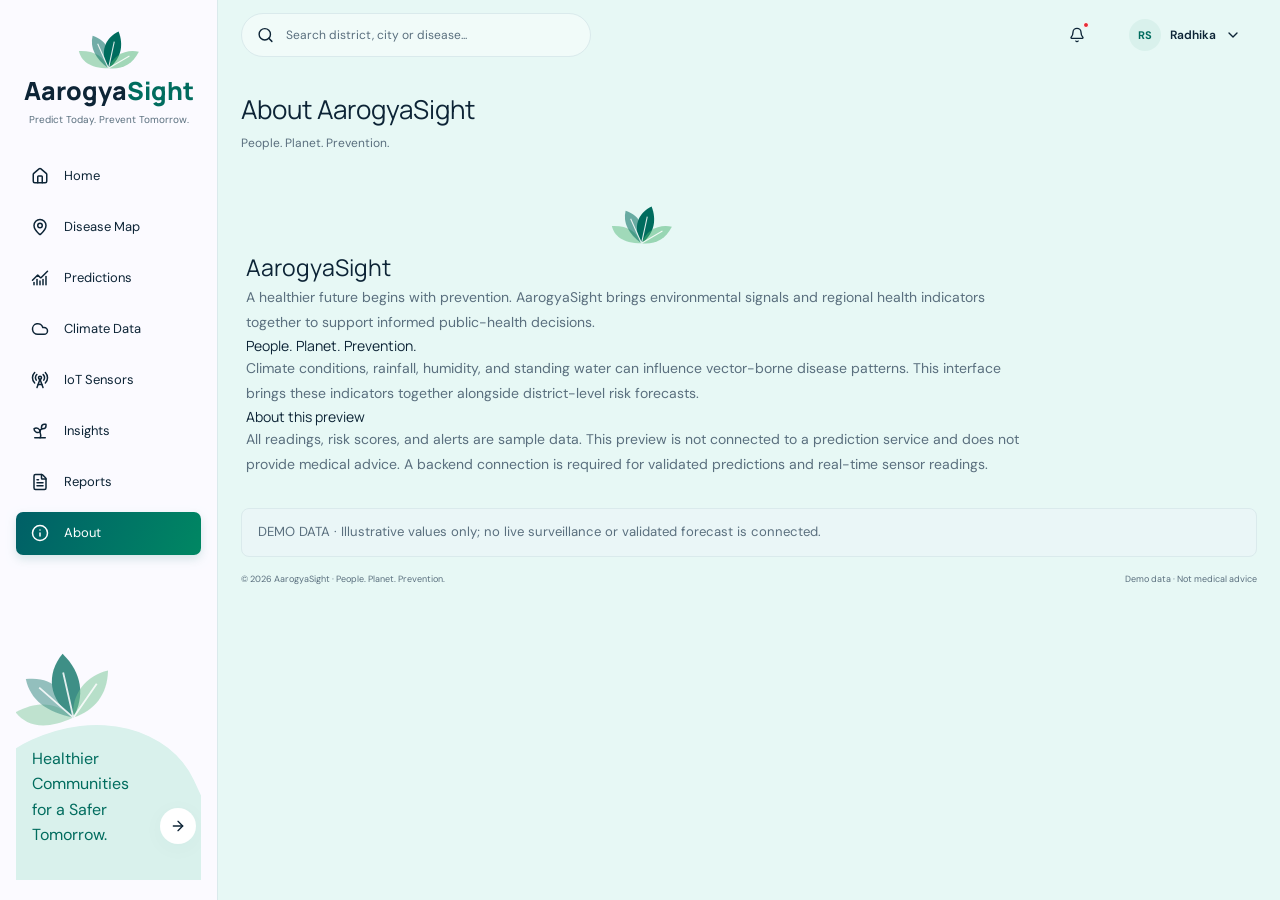
<file: Frontend/aarogyasight-html-css-js/aarogyasight/about.html>
<!DOCTYPE html>
<html lang="en"><head><meta charset="utf-8"/><meta content="width=device-width, initial-scale=1" name="viewport"/><link data-precedence="default" href="https://fonts.googleapis.com/css2?family=DM+Sans:wght@400;500;600;700&amp;family=Manrope:wght@400;500;600;700;800&amp;family=Caveat:wght@500;600&amp;display=swap" rel="stylesheet"/><title>AarogyaSight — About</title><meta content="AarogyaSight about: regional health and environmental intelligence with illustrative data." name="description"/><meta content="AarogyaSight — About" property="og:title"/><meta content="Explore about and environmental intelligence with AarogyaSight." property="og:description"/><meta content="website" property="og:type"/><meta content="summary_large_image" name="twitter:card"/><link href="styles.css" rel="stylesheet"/><link href="assets/favicon.svg" rel="icon"/></head><body><!--$--><div class="app-layout"><aside class="sidebar"><a class="brand" href="index.html"><svg aria-hidden="true" class="brand-mark" viewbox="0 0 90 60"><path d="M45 54C18 54 7 43 4 30c21-1 34 7 41 24" fill="var(--risk-low)" opacity=".45"></path><path d="M45 54C27 41 19 26 23 9c21 7 26 23 22 45" fill="var(--primary)" opacity=".55"></path><path d="M45 54C32 32 40 12 59 3c8 21 2 39-14 51" fill="var(--primary)"></path><path d="M45 54c6-18 24-27 42-23C78 49 63 56 45 54" fill="var(--risk-low)" opacity=".5"></path><path d="M45 54 53 17M45 54 30 20M45 54 74 37" fill="none" opacity=".85" stroke="var(--card)" stroke-width="1.5"></path></svg><div class="brand-name">Aarogya<span>Sight</span></div><div class="brand-tagline">Predict Today. Prevent Tomorrow.</div></a><nav aria-label="Main navigation" class="nav-list"><a class="nav-link" href="index.html" title="Home"><svg aria-hidden="true" class="lucide lucide-house" fill="none" height="24" stroke="currentColor" stroke-linecap="round" stroke-linejoin="round" stroke-width="2" viewbox="0 0 24 24" width="24" xmlns="http://www.w3.org/2000/svg"><path d="M15 21v-8a1 1 0 0 0-1-1h-4a1 1 0 0 0-1 1v8"></path><path d="M3 10a2 2 0 0 1 .709-1.528l7-6a2 2 0 0 1 2.582 0l7 6A2 2 0 0 1 21 10v9a2 2 0 0 1-2 2H5a2 2 0 0 1-2-2z"></path></svg><span class="nav-label">Home</span></a><a class="nav-link" href="disease-map.html" title="Disease Map"><svg aria-hidden="true" class="lucide lucide-map-pin" fill="none" height="24" stroke="currentColor" stroke-linecap="round" stroke-linejoin="round" stroke-width="2" viewbox="0 0 24 24" width="24" xmlns="http://www.w3.org/2000/svg"><path d="M20 10c0 4.993-5.539 10.193-7.399 11.799a1 1 0 0 1-1.202 0C9.539 20.193 4 14.993 4 10a8 8 0 0 1 16 0"></path><circle cx="12" cy="10" r="3"></circle></svg><span class="nav-label">Disease Map</span></a><a class="nav-link" href="predictions.html" title="Predictions"><svg aria-hidden="true" class="lucide lucide-chart-no-axes-combined" fill="none" height="24" stroke="currentColor" stroke-linecap="round" stroke-linejoin="round" stroke-width="2" viewbox="0 0 24 24" width="24" xmlns="http://www.w3.org/2000/svg"><path d="M12 16v5"></path><path d="M16 14v7"></path><path d="M20 10v11"></path><path d="m22 3-8.646 8.646a.5.5 0 0 1-.708 0L9.354 8.354a.5.5 0 0 0-.707 0L2 15"></path><path d="M4 18v3"></path><path d="M8 14v7"></path></svg><span class="nav-label">Predictions</span></a><a class="nav-link" href="climate-data.html" title="Climate Data"><svg aria-hidden="true" class="lucide lucide-cloud" fill="none" height="24" stroke="currentColor" stroke-linecap="round" stroke-linejoin="round" stroke-width="2" viewbox="0 0 24 24" width="24" xmlns="http://www.w3.org/2000/svg"><path d="M17.5 19H9a7 7 0 1 1 6.71-9h1.79a4.5 4.5 0 1 1 0 9Z"></path></svg><span class="nav-label">Climate Data</span></a><a class="nav-link" href="iot-sensors.html" title="IoT Sensors"><svg aria-hidden="true" class="lucide lucide-radio-tower" fill="none" height="24" stroke="currentColor" stroke-linecap="round" stroke-linejoin="round" stroke-width="2" viewbox="0 0 24 24" width="24" xmlns="http://www.w3.org/2000/svg"><path d="M4.9 16.1C1 12.2 1 5.8 4.9 1.9"></path><path d="M7.8 4.7a6.14 6.14 0 0 0-.8 7.5"></path><circle cx="12" cy="9" r="2"></circle><path d="M16.2 4.8c2 2 2.26 5.11.8 7.47"></path><path d="M19.1 1.9a9.96 9.96 0 0 1 0 14.1"></path><path d="M9.5 18h5"></path><path d="m8 22 4-11 4 11"></path></svg><span class="nav-label">IoT Sensors</span></a><a class="nav-link" href="insights.html" title="Insights"><svg aria-hidden="true" class="lucide lucide-sprout" fill="none" height="24" stroke="currentColor" stroke-linecap="round" stroke-linejoin="round" stroke-width="2" viewbox="0 0 24 24" width="24" xmlns="http://www.w3.org/2000/svg"><path d="M14 9.536V7a4 4 0 0 1 4-4h1.5a.5.5 0 0 1 .5.5V5a4 4 0 0 1-4 4 4 4 0 0 0-4 4c0 2 1 3 1 5a5 5 0 0 1-1 3"></path><path d="M4 9a5 5 0 0 1 8 4 5 5 0 0 1-8-4"></path><path d="M5 21h14"></path></svg><span class="nav-label">Insights</span></a><a class="nav-link" href="reports.html" title="Reports"><svg aria-hidden="true" class="lucide lucide-file-text" fill="none" height="24" stroke="currentColor" stroke-linecap="round" stroke-linejoin="round" stroke-width="2" viewbox="0 0 24 24" width="24" xmlns="http://www.w3.org/2000/svg"><path d="M6 22a2 2 0 0 1-2-2V4a2 2 0 0 1 2-2h8a2.4 2.4 0 0 1 1.704.706l3.588 3.588A2.4 2.4 0 0 1 20 8v12a2 2 0 0 1-2 2z"></path><path d="M14 2v5a1 1 0 0 0 1 1h5"></path><path d="M10 9H8"></path><path d="M16 13H8"></path><path d="M16 17H8"></path></svg><span class="nav-label">Reports</span></a><a aria-current="page" class="nav-link active active" data-status="active" href="about.html" title="About"><svg aria-hidden="true" class="lucide lucide-info" fill="none" height="24" stroke="currentColor" stroke-linecap="round" stroke-linejoin="round" stroke-width="2" viewbox="0 0 24 24" width="24" xmlns="http://www.w3.org/2000/svg"><circle cx="12" cy="12" r="10"></circle><path d="M12 16v-4"></path><path d="M12 8h.01"></path></svg><span class="nav-label">About</span></a></nav><div class="sidebar-bottom"><svg aria-hidden="true" class="sidebar-leaves" viewbox="0 0 90 60"><path d="M45 54C18 54 7 43 4 30c21-1 34 7 41 24" fill="var(--risk-low)" opacity=".45"></path><path d="M45 54C27 41 19 26 23 9c21 7 26 23 22 45" fill="var(--primary)" opacity=".55"></path><path d="M45 54C32 32 40 12 59 3c8 21 2 39-14 51" fill="var(--primary)"></path><path d="M45 54c6-18 24-27 42-23C78 49 63 56 45 54" fill="var(--risk-low)" opacity=".5"></path><path d="M45 54 53 17M45 54 30 20M45 54 74 37" fill="none" opacity=".85" stroke="var(--card)" stroke-width="1.5"></path></svg><p>Healthier<br/>Communities<br/>for a Safer<br/>Tomorrow.</p><a aria-current="page" aria-label="About AarogyaSight" class="inline-flex items-center justify-center gap-2 whitespace-nowrap rounded-md text-sm font-medium cursor-pointer transition-colors focus-visible:outline-none focus-visible:ring-1 focus-visible:ring-ring disabled:pointer-events-none disabled:opacity-50 disabled:cursor-not-allowed [&amp;_svg]:pointer-events-none [&amp;_svg]:size-4 [&amp;_svg]:shrink-0 hover:bg-accent hover:text-accent-foreground h-9 w-9 round-arrow active" data-status="active" href="about.html"><svg aria-hidden="true" class="lucide lucide-arrow-right" fill="none" height="24" stroke="currentColor" stroke-linecap="round" stroke-linejoin="round" stroke-width="2" viewbox="0 0 24 24" width="24" xmlns="http://www.w3.org/2000/svg"><path d="M5 12h14"></path><path d="m12 5 7 7-7 7"></path></svg></a></div></aside><main class="main"><header class="topbar"><button aria-label="Toggle navigation" class="inline-flex items-center justify-center gap-2 whitespace-nowrap rounded-md text-sm font-medium cursor-pointer transition-colors focus-visible:outline-none focus-visible:ring-1 focus-visible:ring-ring disabled:pointer-events-none disabled:opacity-50 disabled:cursor-not-allowed [&amp;_svg]:pointer-events-none [&amp;_svg]:size-4 [&amp;_svg]:shrink-0 hover:bg-accent hover:text-accent-foreground h-9 w-9 mobile-menu"><svg aria-hidden="true" class="lucide lucide-menu" fill="none" height="24" stroke="currentColor" stroke-linecap="round" stroke-linejoin="round" stroke-width="2" viewbox="0 0 24 24" width="24" xmlns="http://www.w3.org/2000/svg"><path d="M4 5h16"></path><path d="M4 12h16"></path><path d="M4 19h16"></path></svg></button><div class="search"><svg aria-hidden="true" class="lucide lucide-search" fill="none" height="24" stroke="currentColor" stroke-linecap="round" stroke-linejoin="round" stroke-width="2" viewbox="0 0 24 24" width="24" xmlns="http://www.w3.org/2000/svg"><path d="m21 21-4.34-4.34"></path><circle cx="11" cy="11" r="8"></circle></svg><input aria-label="Search district, city or disease" placeholder="Search district, city or disease..." value=""/></div><div class="account"><button aria-label="View notifications" class="inline-flex items-center justify-center gap-2 whitespace-nowrap rounded-md text-sm font-medium cursor-pointer transition-colors focus-visible:outline-none focus-visible:ring-1 focus-visible:ring-ring disabled:pointer-events-none disabled:opacity-50 disabled:cursor-not-allowed [&amp;_svg]:pointer-events-none [&amp;_svg]:size-4 [&amp;_svg]:shrink-0 hover:bg-accent hover:text-accent-foreground h-9 w-9 notification" title="Notifications"><svg aria-hidden="true" class="lucide lucide-bell" fill="none" height="24" stroke="currentColor" stroke-linecap="round" stroke-linejoin="round" stroke-width="2" viewbox="0 0 24 24" width="24" xmlns="http://www.w3.org/2000/svg"><path d="M10.268 21a2 2 0 0 0 3.464 0"></path><path d="M3.262 15.326A1 1 0 0 0 4 17h16a1 1 0 0 0 .74-1.673C19.41 13.956 18 12.499 18 8A6 6 0 0 0 6 8c0 4.499-1.411 5.956-2.738 7.326"></path></svg></button><button aria-label="Open profile" class="inline-flex items-center justify-center gap-2 whitespace-nowrap rounded-md text-sm font-medium cursor-pointer transition-colors focus-visible:outline-none focus-visible:ring-1 focus-visible:ring-ring disabled:pointer-events-none disabled:opacity-50 disabled:cursor-not-allowed [&amp;_svg]:pointer-events-none [&amp;_svg]:size-4 [&amp;_svg]:shrink-0 hover:bg-accent hover:text-accent-foreground h-9 px-4 py-2 profile"><span class="avatar">RS</span><span class="profile-name">Radhika</span><svg aria-hidden="true" class="lucide lucide-chevron-down" fill="none" height="24" stroke="currentColor" stroke-linecap="round" stroke-linejoin="round" stroke-width="2" viewbox="0 0 24 24" width="24" xmlns="http://www.w3.org/2000/svg"><path d="m6 9 6 6 6-6"></path></svg></button></div></header><div class="section-header"><div><h1>About AarogyaSight</h1><p>People. Planet. Prevention.</p></div></div><div class="about-content"><svg aria-hidden="true" class="brand-mark" viewbox="0 0 90 60"><path d="M45 54C18 54 7 43 4 30c21-1 34 7 41 24" fill="var(--risk-low)" opacity=".45"></path><path d="M45 54C27 41 19 26 23 9c21 7 26 23 22 45" fill="var(--primary)" opacity=".55"></path><path d="M45 54C32 32 40 12 59 3c8 21 2 39-14 51" fill="var(--primary)"></path><path d="M45 54c6-18 24-27 42-23C78 49 63 56 45 54" fill="var(--risk-low)" opacity=".5"></path><path d="M45 54 53 17M45 54 30 20M45 54 74 37" fill="none" opacity=".85" stroke="var(--card)" stroke-width="1.5"></path></svg><h2>AarogyaSight</h2><p>A healthier future begins with prevention. AarogyaSight brings environmental signals and regional health indicators together to support informed public-health decisions.</p><h3>People. Planet. Prevention.</h3><p>Climate conditions, rainfall, humidity, and standing water can influence vector-borne disease patterns. This interface brings these indicators together alongside district-level risk forecasts.</p><h3>About this preview</h3><p>All readings, risk scores, and alerts are sample data. This preview is not connected to a prediction service and does not provide medical advice. A backend connection is required for validated predictions and real-time sensor readings.</p></div><footer class="page-foot"><span>© 2026 AarogyaSight · People. Planet. Prevention.</span><span>Demo data · Not medical advice</span></footer></main></div><!--/$--><script defer="True" src="app.js"></script></body></html>
</file>
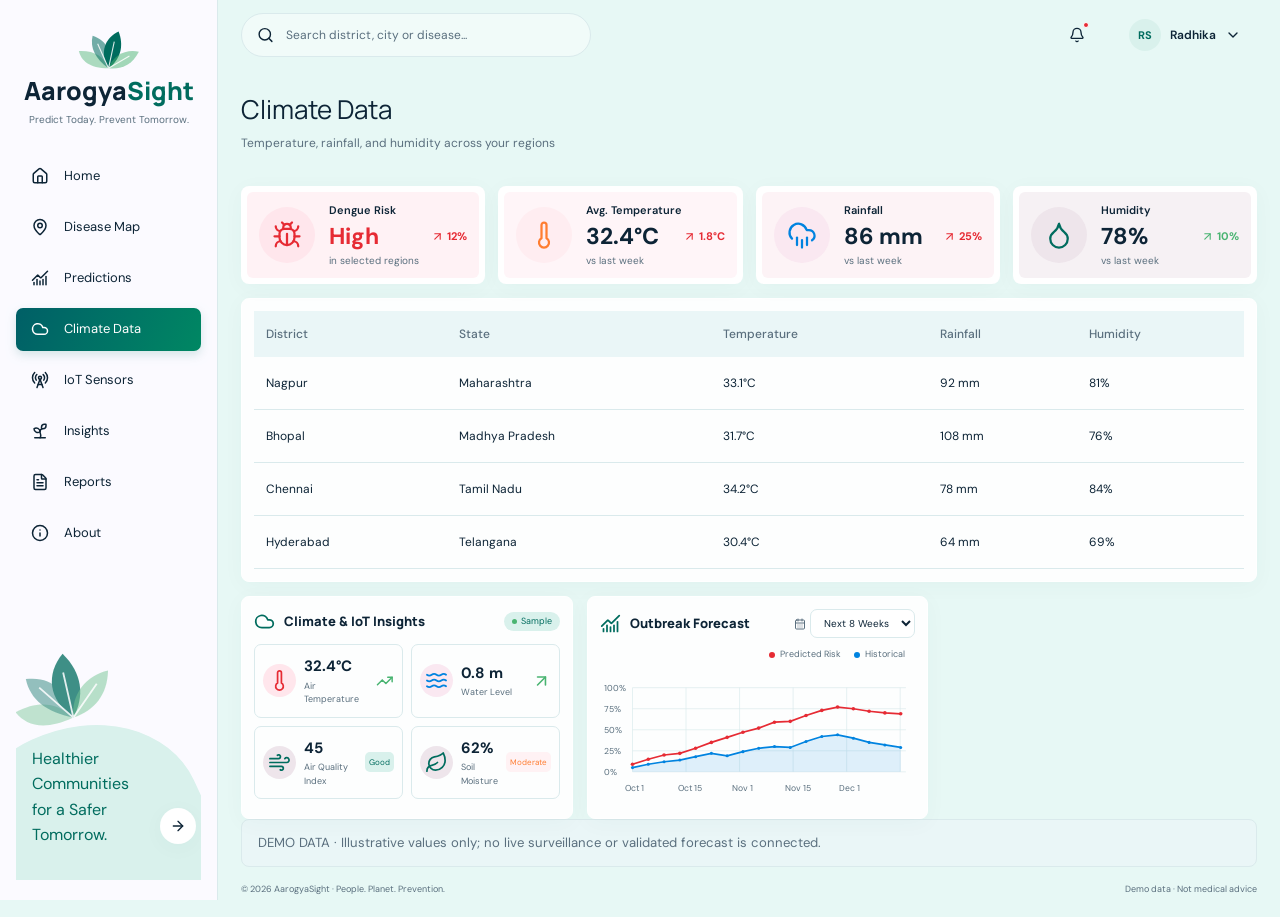
<file: Frontend/aarogyasight-html-css-js/aarogyasight/climate-data.html>
<!DOCTYPE html>
<html lang="en"><head><meta charset="utf-8"/><meta content="width=device-width, initial-scale=1" name="viewport"/><link data-precedence="default" href="https://fonts.googleapis.com/css2?family=DM+Sans:wght@400;500;600;700&amp;family=Manrope:wght@400;500;600;700;800&amp;family=Caveat:wght@500;600&amp;display=swap" rel="stylesheet"/><title>AarogyaSight — Climate Data</title><meta content="AarogyaSight climate data: regional health and environmental intelligence with illustrative data." name="description"/><meta content="AarogyaSight — Climate Data" property="og:title"/><meta content="Explore climate data and environmental intelligence with AarogyaSight." property="og:description"/><meta content="website" property="og:type"/><meta content="summary_large_image" name="twitter:card"/><link href="styles.css" rel="stylesheet"/><link href="assets/favicon.svg" rel="icon"/></head><body><!--$--><div class="app-layout"><aside class="sidebar"><a class="brand" href="index.html"><svg aria-hidden="true" class="brand-mark" viewbox="0 0 90 60"><path d="M45 54C18 54 7 43 4 30c21-1 34 7 41 24" fill="var(--risk-low)" opacity=".45"></path><path d="M45 54C27 41 19 26 23 9c21 7 26 23 22 45" fill="var(--primary)" opacity=".55"></path><path d="M45 54C32 32 40 12 59 3c8 21 2 39-14 51" fill="var(--primary)"></path><path d="M45 54c6-18 24-27 42-23C78 49 63 56 45 54" fill="var(--risk-low)" opacity=".5"></path><path d="M45 54 53 17M45 54 30 20M45 54 74 37" fill="none" opacity=".85" stroke="var(--card)" stroke-width="1.5"></path></svg><div class="brand-name">Aarogya<span>Sight</span></div><div class="brand-tagline">Predict Today. Prevent Tomorrow.</div></a><nav aria-label="Main navigation" class="nav-list"><a class="nav-link" href="index.html" title="Home"><svg aria-hidden="true" class="lucide lucide-house" fill="none" height="24" stroke="currentColor" stroke-linecap="round" stroke-linejoin="round" stroke-width="2" viewbox="0 0 24 24" width="24" xmlns="http://www.w3.org/2000/svg"><path d="M15 21v-8a1 1 0 0 0-1-1h-4a1 1 0 0 0-1 1v8"></path><path d="M3 10a2 2 0 0 1 .709-1.528l7-6a2 2 0 0 1 2.582 0l7 6A2 2 0 0 1 21 10v9a2 2 0 0 1-2 2H5a2 2 0 0 1-2-2z"></path></svg><span class="nav-label">Home</span></a><a class="nav-link" href="disease-map.html" title="Disease Map"><svg aria-hidden="true" class="lucide lucide-map-pin" fill="none" height="24" stroke="currentColor" stroke-linecap="round" stroke-linejoin="round" stroke-width="2" viewbox="0 0 24 24" width="24" xmlns="http://www.w3.org/2000/svg"><path d="M20 10c0 4.993-5.539 10.193-7.399 11.799a1 1 0 0 1-1.202 0C9.539 20.193 4 14.993 4 10a8 8 0 0 1 16 0"></path><circle cx="12" cy="10" r="3"></circle></svg><span class="nav-label">Disease Map</span></a><a class="nav-link" href="predictions.html" title="Predictions"><svg aria-hidden="true" class="lucide lucide-chart-no-axes-combined" fill="none" height="24" stroke="currentColor" stroke-linecap="round" stroke-linejoin="round" stroke-width="2" viewbox="0 0 24 24" width="24" xmlns="http://www.w3.org/2000/svg"><path d="M12 16v5"></path><path d="M16 14v7"></path><path d="M20 10v11"></path><path d="m22 3-8.646 8.646a.5.5 0 0 1-.708 0L9.354 8.354a.5.5 0 0 0-.707 0L2 15"></path><path d="M4 18v3"></path><path d="M8 14v7"></path></svg><span class="nav-label">Predictions</span></a><a aria-current="page" class="nav-link active active" data-status="active" href="climate-data.html" title="Climate Data"><svg aria-hidden="true" class="lucide lucide-cloud" fill="none" height="24" stroke="currentColor" stroke-linecap="round" stroke-linejoin="round" stroke-width="2" viewbox="0 0 24 24" width="24" xmlns="http://www.w3.org/2000/svg"><path d="M17.5 19H9a7 7 0 1 1 6.71-9h1.79a4.5 4.5 0 1 1 0 9Z"></path></svg><span class="nav-label">Climate Data</span></a><a class="nav-link" href="iot-sensors.html" title="IoT Sensors"><svg aria-hidden="true" class="lucide lucide-radio-tower" fill="none" height="24" stroke="currentColor" stroke-linecap="round" stroke-linejoin="round" stroke-width="2" viewbox="0 0 24 24" width="24" xmlns="http://www.w3.org/2000/svg"><path d="M4.9 16.1C1 12.2 1 5.8 4.9 1.9"></path><path d="M7.8 4.7a6.14 6.14 0 0 0-.8 7.5"></path><circle cx="12" cy="9" r="2"></circle><path d="M16.2 4.8c2 2 2.26 5.11.8 7.47"></path><path d="M19.1 1.9a9.96 9.96 0 0 1 0 14.1"></path><path d="M9.5 18h5"></path><path d="m8 22 4-11 4 11"></path></svg><span class="nav-label">IoT Sensors</span></a><a class="nav-link" href="insights.html" title="Insights"><svg aria-hidden="true" class="lucide lucide-sprout" fill="none" height="24" stroke="currentColor" stroke-linecap="round" stroke-linejoin="round" stroke-width="2" viewbox="0 0 24 24" width="24" xmlns="http://www.w3.org/2000/svg"><path d="M14 9.536V7a4 4 0 0 1 4-4h1.5a.5.5 0 0 1 .5.5V5a4 4 0 0 1-4 4 4 4 0 0 0-4 4c0 2 1 3 1 5a5 5 0 0 1-1 3"></path><path d="M4 9a5 5 0 0 1 8 4 5 5 0 0 1-8-4"></path><path d="M5 21h14"></path></svg><span class="nav-label">Insights</span></a><a class="nav-link" href="reports.html" title="Reports"><svg aria-hidden="true" class="lucide lucide-file-text" fill="none" height="24" stroke="currentColor" stroke-linecap="round" stroke-linejoin="round" stroke-width="2" viewbox="0 0 24 24" width="24" xmlns="http://www.w3.org/2000/svg"><path d="M6 22a2 2 0 0 1-2-2V4a2 2 0 0 1 2-2h8a2.4 2.4 0 0 1 1.704.706l3.588 3.588A2.4 2.4 0 0 1 20 8v12a2 2 0 0 1-2 2z"></path><path d="M14 2v5a1 1 0 0 0 1 1h5"></path><path d="M10 9H8"></path><path d="M16 13H8"></path><path d="M16 17H8"></path></svg><span class="nav-label">Reports</span></a><a class="nav-link" href="about.html" title="About"><svg aria-hidden="true" class="lucide lucide-info" fill="none" height="24" stroke="currentColor" stroke-linecap="round" stroke-linejoin="round" stroke-width="2" viewbox="0 0 24 24" width="24" xmlns="http://www.w3.org/2000/svg"><circle cx="12" cy="12" r="10"></circle><path d="M12 16v-4"></path><path d="M12 8h.01"></path></svg><span class="nav-label">About</span></a></nav><div class="sidebar-bottom"><svg aria-hidden="true" class="sidebar-leaves" viewbox="0 0 90 60"><path d="M45 54C18 54 7 43 4 30c21-1 34 7 41 24" fill="var(--risk-low)" opacity=".45"></path><path d="M45 54C27 41 19 26 23 9c21 7 26 23 22 45" fill="var(--primary)" opacity=".55"></path><path d="M45 54C32 32 40 12 59 3c8 21 2 39-14 51" fill="var(--primary)"></path><path d="M45 54c6-18 24-27 42-23C78 49 63 56 45 54" fill="var(--risk-low)" opacity=".5"></path><path d="M45 54 53 17M45 54 30 20M45 54 74 37" fill="none" opacity=".85" stroke="var(--card)" stroke-width="1.5"></path></svg><p>Healthier<br/>Communities<br/>for a Safer<br/>Tomorrow.</p><a aria-label="About AarogyaSight" class="inline-flex items-center justify-center gap-2 whitespace-nowrap rounded-md text-sm font-medium cursor-pointer transition-colors focus-visible:outline-none focus-visible:ring-1 focus-visible:ring-ring disabled:pointer-events-none disabled:opacity-50 disabled:cursor-not-allowed [&amp;_svg]:pointer-events-none [&amp;_svg]:size-4 [&amp;_svg]:shrink-0 hover:bg-accent hover:text-accent-foreground h-9 w-9 round-arrow" href="about.html"><svg aria-hidden="true" class="lucide lucide-arrow-right" fill="none" height="24" stroke="currentColor" stroke-linecap="round" stroke-linejoin="round" stroke-width="2" viewbox="0 0 24 24" width="24" xmlns="http://www.w3.org/2000/svg"><path d="M5 12h14"></path><path d="m12 5 7 7-7 7"></path></svg></a></div></aside><main class="main"><header class="topbar"><button aria-label="Toggle navigation" class="inline-flex items-center justify-center gap-2 whitespace-nowrap rounded-md text-sm font-medium cursor-pointer transition-colors focus-visible:outline-none focus-visible:ring-1 focus-visible:ring-ring disabled:pointer-events-none disabled:opacity-50 disabled:cursor-not-allowed [&amp;_svg]:pointer-events-none [&amp;_svg]:size-4 [&amp;_svg]:shrink-0 hover:bg-accent hover:text-accent-foreground h-9 w-9 mobile-menu"><svg aria-hidden="true" class="lucide lucide-menu" fill="none" height="24" stroke="currentColor" stroke-linecap="round" stroke-linejoin="round" stroke-width="2" viewbox="0 0 24 24" width="24" xmlns="http://www.w3.org/2000/svg"><path d="M4 5h16"></path><path d="M4 12h16"></path><path d="M4 19h16"></path></svg></button><div class="search"><svg aria-hidden="true" class="lucide lucide-search" fill="none" height="24" stroke="currentColor" stroke-linecap="round" stroke-linejoin="round" stroke-width="2" viewbox="0 0 24 24" width="24" xmlns="http://www.w3.org/2000/svg"><path d="m21 21-4.34-4.34"></path><circle cx="11" cy="11" r="8"></circle></svg><input aria-label="Search district, city or disease" placeholder="Search district, city or disease..." value=""/></div><div class="account"><button aria-label="View notifications" class="inline-flex items-center justify-center gap-2 whitespace-nowrap rounded-md text-sm font-medium cursor-pointer transition-colors focus-visible:outline-none focus-visible:ring-1 focus-visible:ring-ring disabled:pointer-events-none disabled:opacity-50 disabled:cursor-not-allowed [&amp;_svg]:pointer-events-none [&amp;_svg]:size-4 [&amp;_svg]:shrink-0 hover:bg-accent hover:text-accent-foreground h-9 w-9 notification" title="Notifications"><svg aria-hidden="true" class="lucide lucide-bell" fill="none" height="24" stroke="currentColor" stroke-linecap="round" stroke-linejoin="round" stroke-width="2" viewbox="0 0 24 24" width="24" xmlns="http://www.w3.org/2000/svg"><path d="M10.268 21a2 2 0 0 0 3.464 0"></path><path d="M3.262 15.326A1 1 0 0 0 4 17h16a1 1 0 0 0 .74-1.673C19.41 13.956 18 12.499 18 8A6 6 0 0 0 6 8c0 4.499-1.411 5.956-2.738 7.326"></path></svg></button><button aria-label="Open profile" class="inline-flex items-center justify-center gap-2 whitespace-nowrap rounded-md text-sm font-medium cursor-pointer transition-colors focus-visible:outline-none focus-visible:ring-1 focus-visible:ring-ring disabled:pointer-events-none disabled:opacity-50 disabled:cursor-not-allowed [&amp;_svg]:pointer-events-none [&amp;_svg]:size-4 [&amp;_svg]:shrink-0 hover:bg-accent hover:text-accent-foreground h-9 px-4 py-2 profile"><span class="avatar">RS</span><span class="profile-name">Radhika</span><svg aria-hidden="true" class="lucide lucide-chevron-down" fill="none" height="24" stroke="currentColor" stroke-linecap="round" stroke-linejoin="round" stroke-width="2" viewbox="0 0 24 24" width="24" xmlns="http://www.w3.org/2000/svg"><path d="m6 9 6 6 6-6"></path></svg></button></div></header><div class="section-header"><div><h1>Climate Data</h1><p>Temperature, rainfall, and humidity across your regions</p></div></div><div class="summary-grid"><div class="stat-card tone-danger"><div class="stat-inner"><div class="icon-disc"><svg aria-hidden="true" class="lucide lucide-bug" fill="none" height="24" stroke="currentColor" stroke-linecap="round" stroke-linejoin="round" stroke-width="2" viewbox="0 0 24 24" width="24" xmlns="http://www.w3.org/2000/svg"><path d="M12 20v-9"></path><path d="M14 7a4 4 0 0 1 4 4v3a6 6 0 0 1-12 0v-3a4 4 0 0 1 4-4z"></path><path d="M14.12 3.88 16 2"></path><path d="M21 21a4 4 0 0 0-3.81-4"></path><path d="M21 5a4 4 0 0 1-3.55 3.97"></path><path d="M22 13h-4"></path><path d="M3 21a4 4 0 0 1 3.81-4"></path><path d="M3 5a4 4 0 0 0 3.55 3.97"></path><path d="M6 13H2"></path><path d="m8 2 1.88 1.88"></path><path d="M9 7.13V6a3 3 0 1 1 6 0v1.13"></path></svg></div><div class="stat-copy"><div class="stat-label">Dengue Risk</div><div class="stat-value-row"><strong class="stat-value risk-text">High</strong><span class="trend"><svg aria-hidden="true" class="lucide lucide-arrow-up-right" fill="none" height="24" stroke="currentColor" stroke-linecap="round" stroke-linejoin="round" stroke-width="2" viewbox="0 0 24 24" width="24" xmlns="http://www.w3.org/2000/svg"><path d="M7 7h10v10"></path><path d="M7 17 17 7"></path></svg>12%</span></div><div class="stat-note">in selected regions</div></div></div></div><div class="stat-card tone-warm"><div class="stat-inner"><div class="icon-disc"><svg aria-hidden="true" class="lucide lucide-thermometer" fill="none" height="24" stroke="currentColor" stroke-linecap="round" stroke-linejoin="round" stroke-width="2" viewbox="0 0 24 24" width="24" xmlns="http://www.w3.org/2000/svg"><path d="M14 4v10.54a4 4 0 1 1-4 0V4a2 2 0 0 1 4 0Z"></path></svg></div><div class="stat-copy"><div class="stat-label">Avg. Temperature</div><div class="stat-value-row"><strong class="stat-value">32.4°C</strong><span class="trend"><svg aria-hidden="true" class="lucide lucide-arrow-up-right" fill="none" height="24" stroke="currentColor" stroke-linecap="round" stroke-linejoin="round" stroke-width="2" viewbox="0 0 24 24" width="24" xmlns="http://www.w3.org/2000/svg"><path d="M7 7h10v10"></path><path d="M7 17 17 7"></path></svg>1.8°C</span></div><div class="stat-note">vs last week</div></div></div></div><div class="stat-card tone-blue"><div class="stat-inner"><div class="icon-disc"><svg aria-hidden="true" class="lucide lucide-cloud-rain" fill="none" height="24" stroke="currentColor" stroke-linecap="round" stroke-linejoin="round" stroke-width="2" viewbox="0 0 24 24" width="24" xmlns="http://www.w3.org/2000/svg"><path d="M4 14.899A7 7 0 1 1 15.71 8h1.79a4.5 4.5 0 0 1 2.5 8.242"></path><path d="M16 14v6"></path><path d="M8 14v6"></path><path d="M12 16v6"></path></svg></div><div class="stat-copy"><div class="stat-label">Rainfall</div><div class="stat-value-row"><strong class="stat-value">86 mm</strong><span class="trend"><svg aria-hidden="true" class="lucide lucide-arrow-up-right" fill="none" height="24" stroke="currentColor" stroke-linecap="round" stroke-linejoin="round" stroke-width="2" viewbox="0 0 24 24" width="24" xmlns="http://www.w3.org/2000/svg"><path d="M7 7h10v10"></path><path d="M7 17 17 7"></path></svg>25%</span></div><div class="stat-note">vs last week</div></div></div></div><div class="stat-card tone-green"><div class="stat-inner"><div class="icon-disc"><svg aria-hidden="true" class="lucide lucide-droplet" fill="none" height="24" stroke="currentColor" stroke-linecap="round" stroke-linejoin="round" stroke-width="2" viewbox="0 0 24 24" width="24" xmlns="http://www.w3.org/2000/svg"><path d="M12 22a7 7 0 0 0 7-7c0-2-1-3.9-3-5.5s-3.5-4-4-6.5c-.5 2.5-2 4.9-4 6.5C6 11.1 5 13 5 15a7 7 0 0 0 7 7z"></path></svg></div><div class="stat-copy"><div class="stat-label">Humidity</div><div class="stat-value-row"><strong class="stat-value">78%</strong><span class="trend good"><svg aria-hidden="true" class="lucide lucide-arrow-up-right" fill="none" height="24" stroke="currentColor" stroke-linecap="round" stroke-linejoin="round" stroke-width="2" viewbox="0 0 24 24" width="24" xmlns="http://www.w3.org/2000/svg"><path d="M7 7h10v10"></path><path d="M7 17 17 7"></path></svg>10%</span></div><div class="stat-note">vs last week</div></div></div></div></div><section class="panel data-table-wrap"><table class="data-table"><thead><tr><th>District</th><th>State</th><th>Temperature</th><th>Rainfall</th><th>Humidity</th></tr></thead><tbody><tr><td>Nagpur</td><td>Maharashtra</td><td>33.1<!-- -->°C</td><td>92<!-- --> mm</td><td>81<!-- -->%</td></tr><tr><td>Bhopal</td><td>Madhya Pradesh</td><td>31.7<!-- -->°C</td><td>108<!-- --> mm</td><td>76<!-- -->%</td></tr><tr><td>Chennai</td><td>Tamil Nadu</td><td>34.2<!-- -->°C</td><td>78<!-- --> mm</td><td>84<!-- -->%</td></tr><tr><td>Hyderabad</td><td>Telangana</td><td>30.4<!-- -->°C</td><td>64<!-- --> mm</td><td>69<!-- -->%</td></tr></tbody></table></section><div class="bottom-grid"><section class="panel"><div class="panel-heading"><div class="panel-title"><svg aria-hidden="true" class="lucide lucide-cloud" fill="none" height="24" stroke="currentColor" stroke-linecap="round" stroke-linejoin="round" stroke-width="2" viewbox="0 0 24 24" width="24" xmlns="http://www.w3.org/2000/svg"><path d="M17.5 19H9a7 7 0 1 1 6.71-9h1.79a4.5 4.5 0 1 1 0 9Z"></path></svg><h3>Climate &amp; IoT Insights</h3></div><span class="live-badge">Sample</span></div><div class="sensor-grid"><div class="sensor tone-danger"><div class="icon-disc"><svg aria-hidden="true" class="lucide lucide-thermometer" fill="none" height="24" stroke="currentColor" stroke-linecap="round" stroke-linejoin="round" stroke-width="2" viewbox="0 0 24 24" width="24" xmlns="http://www.w3.org/2000/svg"><path d="M14 4v10.54a4 4 0 1 1-4 0V4a2 2 0 0 1 4 0Z"></path></svg></div><div><strong>32.4°C</strong><div class="tiny">Air Temperature</div></div><svg aria-hidden="true" class="lucide lucide-trending-up sensor-trend" fill="none" height="24" stroke="currentColor" stroke-linecap="round" stroke-linejoin="round" stroke-width="2" viewbox="0 0 24 24" width="24" xmlns="http://www.w3.org/2000/svg"><path d="M16 7h6v6"></path><path d="m22 7-8.5 8.5-5-5L2 17"></path></svg></div><div class="sensor tone-blue"><div class="icon-disc"><svg aria-hidden="true" class="lucide lucide-waves" fill="none" height="24" stroke="currentColor" stroke-linecap="round" stroke-linejoin="round" stroke-width="2" viewbox="0 0 24 24" width="24" xmlns="http://www.w3.org/2000/svg"><path d="M2 6c.6.5 1.2 1 2.5 1C7 7 7 5 9.5 5c2.6 0 2.4 2 5 2 2.5 0 2.5-2 5-2 1.3 0 1.9.5 2.5 1"></path><path d="M2 12c.6.5 1.2 1 2.5 1 2.5 0 2.5-2 5-2 2.6 0 2.4 2 5 2 2.5 0 2.5-2 5-2 1.3 0 1.9.5 2.5 1"></path><path d="M2 18c.6.5 1.2 1 2.5 1 2.5 0 2.5-2 5-2 2.6 0 2.4 2 5 2 2.5 0 2.5-2 5-2 1.3 0 1.9.5 2.5 1"></path></svg></div><div><strong>0.8 m</strong><div class="tiny">Water Level</div></div><svg aria-hidden="true" class="lucide lucide-arrow-up-right sensor-trend risk-text" fill="none" height="24" stroke="currentColor" stroke-linecap="round" stroke-linejoin="round" stroke-width="2" viewbox="0 0 24 24" width="24" xmlns="http://www.w3.org/2000/svg"><path d="M7 7h10v10"></path><path d="M7 17 17 7"></path></svg></div><div class="sensor tone-green"><div class="icon-disc"><svg aria-hidden="true" class="lucide lucide-wind" fill="none" height="24" stroke="currentColor" stroke-linecap="round" stroke-linejoin="round" stroke-width="2" viewbox="0 0 24 24" width="24" xmlns="http://www.w3.org/2000/svg"><path d="M12.8 19.6A2 2 0 1 0 14 16H2"></path><path d="M17.5 8a2.5 2.5 0 1 1 2 4H2"></path><path d="M9.8 4.4A2 2 0 1 1 11 8H2"></path></svg></div><div><strong>45</strong><div class="tiny">Air Quality Index</div></div><span class="sensor-status">Good</span></div><div class="sensor tone-green"><div class="icon-disc"><svg aria-hidden="true" class="lucide lucide-leaf" fill="none" height="24" stroke="currentColor" stroke-linecap="round" stroke-linejoin="round" stroke-width="2" viewbox="0 0 24 24" width="24" xmlns="http://www.w3.org/2000/svg"><path d="M11 20A7 7 0 0 1 9.8 6.1C15.5 5 17 4.48 19 2c1 2 2 4.18 2 8 0 5.5-4.78 10-10 10Z"></path><path d="M2 21c0-3 1.85-5.36 5.08-6C9.5 14.52 12 13 13 12"></path></svg></div><div><strong>62%</strong><div class="tiny">Soil Moisture</div></div><span class="sensor-status warm">Moderate</span></div></div></section><section class="panel"><div class="panel-heading"><div class="panel-title"><svg aria-hidden="true" class="lucide lucide-chart-no-axes-combined" fill="none" height="24" stroke="currentColor" stroke-linecap="round" stroke-linejoin="round" stroke-width="2" viewbox="0 0 24 24" width="24" xmlns="http://www.w3.org/2000/svg"><path d="M12 16v5"></path><path d="M16 14v7"></path><path d="M20 10v11"></path><path d="m22 3-8.646 8.646a.5.5 0 0 1-.708 0L9.354 8.354a.5.5 0 0 0-.707 0L2 15"></path><path d="M4 18v3"></path><path d="M8 14v7"></path></svg><h3>Outbreak Forecast</h3></div><label class="flex items-center gap-1"><svg aria-hidden="true" class="lucide lucide-calendar-days size-3 text-muted-foreground" fill="none" height="24" stroke="currentColor" stroke-linecap="round" stroke-linejoin="round" stroke-width="2" viewbox="0 0 24 24" width="24" xmlns="http://www.w3.org/2000/svg"><path d="M8 2v4"></path><path d="M16 2v4"></path><rect height="18" rx="2" width="18" x="3" y="4"></rect><path d="M3 10h18"></path><path d="M8 14h.01"></path><path d="M12 14h.01"></path><path d="M16 14h.01"></path><path d="M8 18h.01"></path><path d="M12 18h.01"></path><path d="M16 18h.01"></path></svg><select aria-label="Forecast period" class="compact-select"><option selected="" value="8">Next 8 Weeks</option><option value="4">Next 4 Weeks</option></select></label></div><div class="chart-legend"><span><i></i>Predicted Risk</span><span><i></i>Historical</span></div><svg aria-label="Sample outbreak forecast, predicted risk compared with historical data" class="forecast-svg" role="img" viewbox="0 0 330 132"><g><line class="chart-grid" x1="34" x2="320" y1="104" y2="104"></line><text class="chart-label" x="4" y="107">0<!-- -->%</text></g><g><line class="chart-grid" x1="34" x2="320" y1="82" y2="82"></line><text class="chart-label" x="4" y="85">25<!-- -->%</text></g><g><line class="chart-grid" x1="34" x2="320" y1="60" y2="60"></line><text class="chart-label" x="4" y="63">50<!-- -->%</text></g><g><line class="chart-grid" x1="34" x2="320" y1="38" y2="38"></line><text class="chart-label" x="4" y="41">75<!-- -->%</text></g><g><line class="chart-grid" x1="34" x2="320" y1="16" y2="16"></line><text class="chart-label" x="4" y="19">100<!-- -->%</text></g><g><line class="chart-grid" x1="34" x2="34" y1="16" y2="104"></line><text class="chart-label" x="26" y="124">Oct 1</text></g><g><line class="chart-grid" x1="90" x2="90" y1="16" y2="104"></line><text class="chart-label" x="82" y="124">Oct 15</text></g><g><line class="chart-grid" x1="146" x2="146" y1="16" y2="104"></line><text class="chart-label" x="138" y="124">Nov 1</text></g><g><line class="chart-grid" x1="202" x2="202" y1="16" y2="104"></line><text class="chart-label" x="194" y="124">Nov 15</text></g><g><line class="chart-grid" x1="258" x2="258" y1="16" y2="104"></line><text class="chart-label" x="250" y="124">Dec 1</text></g><g><line class="chart-grid" x1="314" x2="314" y1="16" y2="104"></line><text class="chart-label" x="306" y="124"></text></g><path class="historical-area" d="M34 104 L34 99.6 L50.5 96.08 L67 93.44 L83.5 91.68 L100 88.16 L116.5 84.64 L133 87.28 L149.5 82.88 L166 79.36 L182.5 77.6 L199 78.48 L215.5 72.32 L232 67.03999999999999 L248.5 65.28 L265 68.8 L281.5 73.2 L298 75.84 L314.5 78.48 L314.5 104Z"></path><polyline class="prediction-line" points="34,96.08 50.5,90.8 67,86.4 83.5,84.64 100,79.36 116.5,73.2 133,67.92 149.5,62.64 166,58.24 182.5,52.08 199,51.2 215.5,45.04 232,39.760000000000005 248.5,36.239999999999995 265,38 281.5,40.64 298,42.4 314.5,43.28"></polyline><polyline class="historical-line" points="34,99.6 50.5,96.08 67,93.44 83.5,91.68 100,88.16 116.5,84.64 133,87.28 149.5,82.88 166,79.36 182.5,77.6 199,78.48 215.5,72.32 232,67.03999999999999 248.5,65.28 265,68.8 281.5,73.2 298,75.84 314.5,78.48"></polyline><circle class="prediction-dot" cx="34" cy="96.08" r="1.9"></circle><circle class="prediction-dot" cx="50.5" cy="90.8" r="1.9"></circle><circle class="prediction-dot" cx="67" cy="86.4" r="1.9"></circle><circle class="prediction-dot" cx="83.5" cy="84.64" r="1.9"></circle><circle class="prediction-dot" cx="100" cy="79.36" r="1.9"></circle><circle class="prediction-dot" cx="116.5" cy="73.2" r="1.9"></circle><circle class="prediction-dot" cx="133" cy="67.92" r="1.9"></circle><circle class="prediction-dot" cx="149.5" cy="62.64" r="1.9"></circle><circle class="prediction-dot" cx="166" cy="58.24" r="1.9"></circle><circle class="prediction-dot" cx="182.5" cy="52.08" r="1.9"></circle><circle class="prediction-dot" cx="199" cy="51.2" r="1.9"></circle><circle class="prediction-dot" cx="215.5" cy="45.04" r="1.9"></circle><circle class="prediction-dot" cx="232" cy="39.760000000000005" r="1.9"></circle><circle class="prediction-dot" cx="248.5" cy="36.239999999999995" r="1.9"></circle><circle class="prediction-dot" cx="265" cy="38" r="1.9"></circle><circle class="prediction-dot" cx="281.5" cy="40.64" r="1.9"></circle><circle class="prediction-dot" cx="298" cy="42.4" r="1.9"></circle><circle class="prediction-dot" cx="314.5" cy="43.28" r="1.9"></circle><circle class="historical-dot" cx="34" cy="99.6" r="1.6"></circle><circle class="historical-dot" cx="50.5" cy="96.08" r="1.6"></circle><circle class="historical-dot" cx="67" cy="93.44" r="1.6"></circle><circle class="historical-dot" cx="83.5" cy="91.68" r="1.6"></circle><circle class="historical-dot" cx="100" cy="88.16" r="1.6"></circle><circle class="historical-dot" cx="116.5" cy="84.64" r="1.6"></circle><circle class="historical-dot" cx="133" cy="87.28" r="1.6"></circle><circle class="historical-dot" cx="149.5" cy="82.88" r="1.6"></circle><circle class="historical-dot" cx="166" cy="79.36" r="1.6"></circle><circle class="historical-dot" cx="182.5" cy="77.6" r="1.6"></circle><circle class="historical-dot" cx="199" cy="78.48" r="1.6"></circle><circle class="historical-dot" cx="215.5" cy="72.32" r="1.6"></circle><circle class="historical-dot" cx="232" cy="67.03999999999999" r="1.6"></circle><circle class="historical-dot" cx="248.5" cy="65.28" r="1.6"></circle><circle class="historical-dot" cx="265" cy="68.8" r="1.6"></circle><circle class="historical-dot" cx="281.5" cy="73.2" r="1.6"></circle><circle class="historical-dot" cx="298" cy="75.84" r="1.6"></circle><circle class="historical-dot" cx="314.5" cy="78.48" r="1.6"></circle></svg></section></div><footer class="page-foot"><span>© 2026 AarogyaSight · People. Planet. Prevention.</span><span>Demo data · Not medical advice</span></footer></main></div><!--/$--><script defer="True" src="app.js"></script></body></html>
</file>
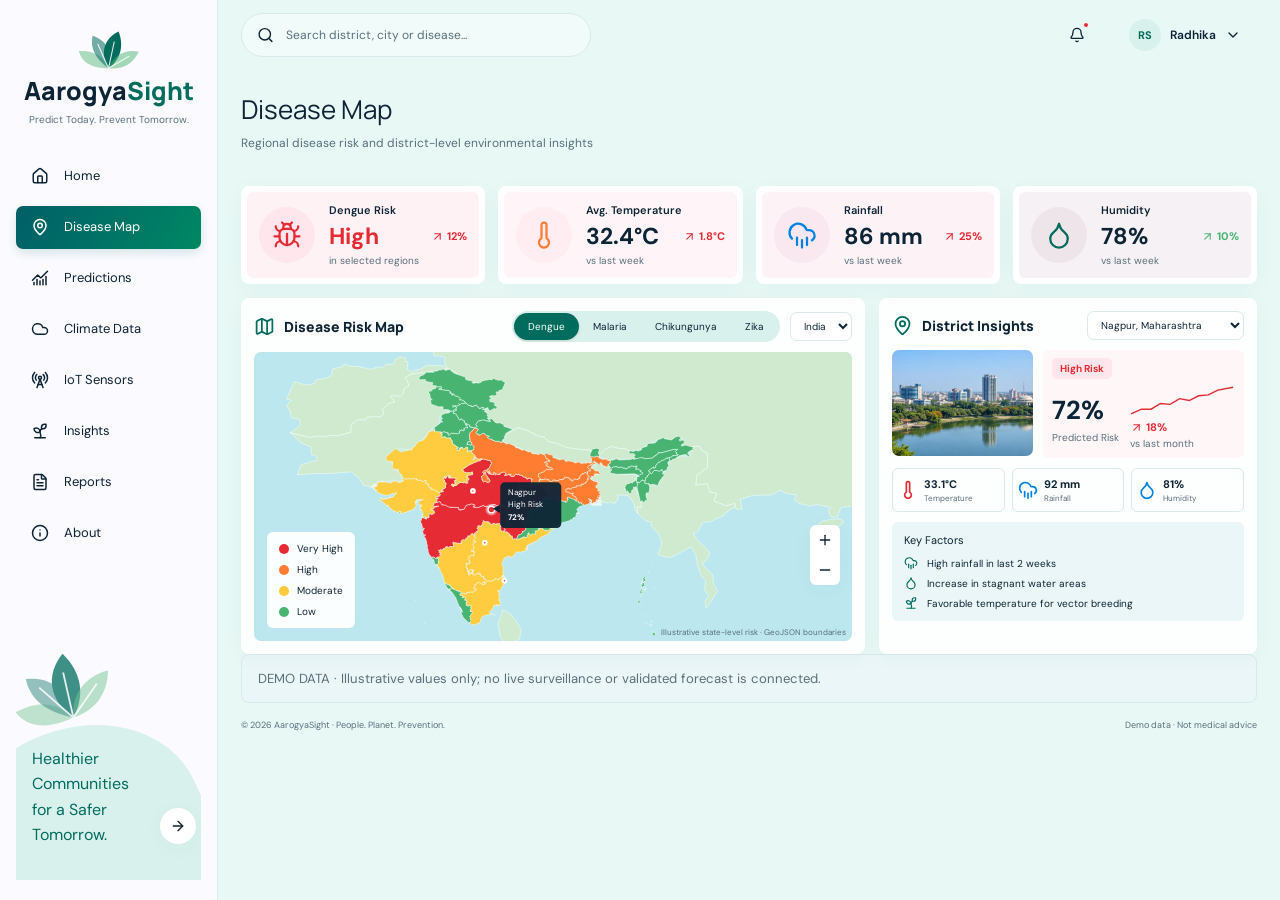
<file: Frontend/aarogyasight-html-css-js/aarogyasight/disease-map.html>
<!DOCTYPE html>
<html lang="en"><head><meta charset="utf-8"/><meta content="width=device-width, initial-scale=1" name="viewport"/><link data-precedence="default" href="https://fonts.googleapis.com/css2?family=DM+Sans:wght@400;500;600;700&amp;family=Manrope:wght@400;500;600;700;800&amp;family=Caveat:wght@500;600&amp;display=swap" rel="stylesheet"/><title>AarogyaSight — Disease Map</title><meta content="AarogyaSight disease map: regional health and environmental intelligence with illustrative data." name="description"/><meta content="AarogyaSight — Disease Map" property="og:title"/><meta content="Explore disease map and environmental intelligence with AarogyaSight." property="og:description"/><meta content="website" property="og:type"/><meta content="summary_large_image" name="twitter:card"/><link href="styles.css" rel="stylesheet"/><link href="assets/favicon.svg" rel="icon"/></head><body><!--$--><div class="app-layout"><aside class="sidebar"><a class="brand" href="index.html"><svg aria-hidden="true" class="brand-mark" viewbox="0 0 90 60"><path d="M45 54C18 54 7 43 4 30c21-1 34 7 41 24" fill="var(--risk-low)" opacity=".45"></path><path d="M45 54C27 41 19 26 23 9c21 7 26 23 22 45" fill="var(--primary)" opacity=".55"></path><path d="M45 54C32 32 40 12 59 3c8 21 2 39-14 51" fill="var(--primary)"></path><path d="M45 54c6-18 24-27 42-23C78 49 63 56 45 54" fill="var(--risk-low)" opacity=".5"></path><path d="M45 54 53 17M45 54 30 20M45 54 74 37" fill="none" opacity=".85" stroke="var(--card)" stroke-width="1.5"></path></svg><div class="brand-name">Aarogya<span>Sight</span></div><div class="brand-tagline">Predict Today. Prevent Tomorrow.</div></a><nav aria-label="Main navigation" class="nav-list"><a class="nav-link" href="index.html" title="Home"><svg aria-hidden="true" class="lucide lucide-house" fill="none" height="24" stroke="currentColor" stroke-linecap="round" stroke-linejoin="round" stroke-width="2" viewbox="0 0 24 24" width="24" xmlns="http://www.w3.org/2000/svg"><path d="M15 21v-8a1 1 0 0 0-1-1h-4a1 1 0 0 0-1 1v8"></path><path d="M3 10a2 2 0 0 1 .709-1.528l7-6a2 2 0 0 1 2.582 0l7 6A2 2 0 0 1 21 10v9a2 2 0 0 1-2 2H5a2 2 0 0 1-2-2z"></path></svg><span class="nav-label">Home</span></a><a aria-current="page" class="nav-link active active" data-status="active" href="disease-map.html" title="Disease Map"><svg aria-hidden="true" class="lucide lucide-map-pin" fill="none" height="24" stroke="currentColor" stroke-linecap="round" stroke-linejoin="round" stroke-width="2" viewbox="0 0 24 24" width="24" xmlns="http://www.w3.org/2000/svg"><path d="M20 10c0 4.993-5.539 10.193-7.399 11.799a1 1 0 0 1-1.202 0C9.539 20.193 4 14.993 4 10a8 8 0 0 1 16 0"></path><circle cx="12" cy="10" r="3"></circle></svg><span class="nav-label">Disease Map</span></a><a class="nav-link" href="predictions.html" title="Predictions"><svg aria-hidden="true" class="lucide lucide-chart-no-axes-combined" fill="none" height="24" stroke="currentColor" stroke-linecap="round" stroke-linejoin="round" stroke-width="2" viewbox="0 0 24 24" width="24" xmlns="http://www.w3.org/2000/svg"><path d="M12 16v5"></path><path d="M16 14v7"></path><path d="M20 10v11"></path><path d="m22 3-8.646 8.646a.5.5 0 0 1-.708 0L9.354 8.354a.5.5 0 0 0-.707 0L2 15"></path><path d="M4 18v3"></path><path d="M8 14v7"></path></svg><span class="nav-label">Predictions</span></a><a class="nav-link" href="climate-data.html" title="Climate Data"><svg aria-hidden="true" class="lucide lucide-cloud" fill="none" height="24" stroke="currentColor" stroke-linecap="round" stroke-linejoin="round" stroke-width="2" viewbox="0 0 24 24" width="24" xmlns="http://www.w3.org/2000/svg"><path d="M17.5 19H9a7 7 0 1 1 6.71-9h1.79a4.5 4.5 0 1 1 0 9Z"></path></svg><span class="nav-label">Climate Data</span></a><a class="nav-link" href="iot-sensors.html" title="IoT Sensors"><svg aria-hidden="true" class="lucide lucide-radio-tower" fill="none" height="24" stroke="currentColor" stroke-linecap="round" stroke-linejoin="round" stroke-width="2" viewbox="0 0 24 24" width="24" xmlns="http://www.w3.org/2000/svg"><path d="M4.9 16.1C1 12.2 1 5.8 4.9 1.9"></path><path d="M7.8 4.7a6.14 6.14 0 0 0-.8 7.5"></path><circle cx="12" cy="9" r="2"></circle><path d="M16.2 4.8c2 2 2.26 5.11.8 7.47"></path><path d="M19.1 1.9a9.96 9.96 0 0 1 0 14.1"></path><path d="M9.5 18h5"></path><path d="m8 22 4-11 4 11"></path></svg><span class="nav-label">IoT Sensors</span></a><a class="nav-link" href="insights.html" title="Insights"><svg aria-hidden="true" class="lucide lucide-sprout" fill="none" height="24" stroke="currentColor" stroke-linecap="round" stroke-linejoin="round" stroke-width="2" viewbox="0 0 24 24" width="24" xmlns="http://www.w3.org/2000/svg"><path d="M14 9.536V7a4 4 0 0 1 4-4h1.5a.5.5 0 0 1 .5.5V5a4 4 0 0 1-4 4 4 4 0 0 0-4 4c0 2 1 3 1 5a5 5 0 0 1-1 3"></path><path d="M4 9a5 5 0 0 1 8 4 5 5 0 0 1-8-4"></path><path d="M5 21h14"></path></svg><span class="nav-label">Insights</span></a><a class="nav-link" href="reports.html" title="Reports"><svg aria-hidden="true" class="lucide lucide-file-text" fill="none" height="24" stroke="currentColor" stroke-linecap="round" stroke-linejoin="round" stroke-width="2" viewbox="0 0 24 24" width="24" xmlns="http://www.w3.org/2000/svg"><path d="M6 22a2 2 0 0 1-2-2V4a2 2 0 0 1 2-2h8a2.4 2.4 0 0 1 1.704.706l3.588 3.588A2.4 2.4 0 0 1 20 8v12a2 2 0 0 1-2 2z"></path><path d="M14 2v5a1 1 0 0 0 1 1h5"></path><path d="M10 9H8"></path><path d="M16 13H8"></path><path d="M16 17H8"></path></svg><span class="nav-label">Reports</span></a><a class="nav-link" href="about.html" title="About"><svg aria-hidden="true" class="lucide lucide-info" fill="none" height="24" stroke="currentColor" stroke-linecap="round" stroke-linejoin="round" stroke-width="2" viewbox="0 0 24 24" width="24" xmlns="http://www.w3.org/2000/svg"><circle cx="12" cy="12" r="10"></circle><path d="M12 16v-4"></path><path d="M12 8h.01"></path></svg><span class="nav-label">About</span></a></nav><div class="sidebar-bottom"><svg aria-hidden="true" class="sidebar-leaves" viewbox="0 0 90 60"><path d="M45 54C18 54 7 43 4 30c21-1 34 7 41 24" fill="var(--risk-low)" opacity=".45"></path><path d="M45 54C27 41 19 26 23 9c21 7 26 23 22 45" fill="var(--primary)" opacity=".55"></path><path d="M45 54C32 32 40 12 59 3c8 21 2 39-14 51" fill="var(--primary)"></path><path d="M45 54c6-18 24-27 42-23C78 49 63 56 45 54" fill="var(--risk-low)" opacity=".5"></path><path d="M45 54 53 17M45 54 30 20M45 54 74 37" fill="none" opacity=".85" stroke="var(--card)" stroke-width="1.5"></path></svg><p>Healthier<br/>Communities<br/>for a Safer<br/>Tomorrow.</p><a aria-label="About AarogyaSight" class="inline-flex items-center justify-center gap-2 whitespace-nowrap rounded-md text-sm font-medium cursor-pointer transition-colors focus-visible:outline-none focus-visible:ring-1 focus-visible:ring-ring disabled:pointer-events-none disabled:opacity-50 disabled:cursor-not-allowed [&amp;_svg]:pointer-events-none [&amp;_svg]:size-4 [&amp;_svg]:shrink-0 hover:bg-accent hover:text-accent-foreground h-9 w-9 round-arrow" href="about.html"><svg aria-hidden="true" class="lucide lucide-arrow-right" fill="none" height="24" stroke="currentColor" stroke-linecap="round" stroke-linejoin="round" stroke-width="2" viewbox="0 0 24 24" width="24" xmlns="http://www.w3.org/2000/svg"><path d="M5 12h14"></path><path d="m12 5 7 7-7 7"></path></svg></a></div></aside><main class="main"><header class="topbar"><button aria-label="Toggle navigation" class="inline-flex items-center justify-center gap-2 whitespace-nowrap rounded-md text-sm font-medium cursor-pointer transition-colors focus-visible:outline-none focus-visible:ring-1 focus-visible:ring-ring disabled:pointer-events-none disabled:opacity-50 disabled:cursor-not-allowed [&amp;_svg]:pointer-events-none [&amp;_svg]:size-4 [&amp;_svg]:shrink-0 hover:bg-accent hover:text-accent-foreground h-9 w-9 mobile-menu"><svg aria-hidden="true" class="lucide lucide-menu" fill="none" height="24" stroke="currentColor" stroke-linecap="round" stroke-linejoin="round" stroke-width="2" viewbox="0 0 24 24" width="24" xmlns="http://www.w3.org/2000/svg"><path d="M4 5h16"></path><path d="M4 12h16"></path><path d="M4 19h16"></path></svg></button><div class="search"><svg aria-hidden="true" class="lucide lucide-search" fill="none" height="24" stroke="currentColor" stroke-linecap="round" stroke-linejoin="round" stroke-width="2" viewbox="0 0 24 24" width="24" xmlns="http://www.w3.org/2000/svg"><path d="m21 21-4.34-4.34"></path><circle cx="11" cy="11" r="8"></circle></svg><input aria-label="Search district, city or disease" placeholder="Search district, city or disease..." value=""/></div><div class="account"><button aria-label="View notifications" class="inline-flex items-center justify-center gap-2 whitespace-nowrap rounded-md text-sm font-medium cursor-pointer transition-colors focus-visible:outline-none focus-visible:ring-1 focus-visible:ring-ring disabled:pointer-events-none disabled:opacity-50 disabled:cursor-not-allowed [&amp;_svg]:pointer-events-none [&amp;_svg]:size-4 [&amp;_svg]:shrink-0 hover:bg-accent hover:text-accent-foreground h-9 w-9 notification" title="Notifications"><svg aria-hidden="true" class="lucide lucide-bell" fill="none" height="24" stroke="currentColor" stroke-linecap="round" stroke-linejoin="round" stroke-width="2" viewbox="0 0 24 24" width="24" xmlns="http://www.w3.org/2000/svg"><path d="M10.268 21a2 2 0 0 0 3.464 0"></path><path d="M3.262 15.326A1 1 0 0 0 4 17h16a1 1 0 0 0 .74-1.673C19.41 13.956 18 12.499 18 8A6 6 0 0 0 6 8c0 4.499-1.411 5.956-2.738 7.326"></path></svg></button><button aria-label="Open profile" class="inline-flex items-center justify-center gap-2 whitespace-nowrap rounded-md text-sm font-medium cursor-pointer transition-colors focus-visible:outline-none focus-visible:ring-1 focus-visible:ring-ring disabled:pointer-events-none disabled:opacity-50 disabled:cursor-not-allowed [&amp;_svg]:pointer-events-none [&amp;_svg]:size-4 [&amp;_svg]:shrink-0 hover:bg-accent hover:text-accent-foreground h-9 px-4 py-2 profile"><span class="avatar">RS</span><span class="profile-name">Radhika</span><svg aria-hidden="true" class="lucide lucide-chevron-down" fill="none" height="24" stroke="currentColor" stroke-linecap="round" stroke-linejoin="round" stroke-width="2" viewbox="0 0 24 24" width="24" xmlns="http://www.w3.org/2000/svg"><path d="m6 9 6 6 6-6"></path></svg></button></div></header><div class="section-header"><div><h1>Disease Map</h1><p>Regional disease risk and district-level environmental insights</p></div></div><div class="summary-grid"><div class="stat-card tone-danger"><div class="stat-inner"><div class="icon-disc"><svg aria-hidden="true" class="lucide lucide-bug" fill="none" height="24" stroke="currentColor" stroke-linecap="round" stroke-linejoin="round" stroke-width="2" viewbox="0 0 24 24" width="24" xmlns="http://www.w3.org/2000/svg"><path d="M12 20v-9"></path><path d="M14 7a4 4 0 0 1 4 4v3a6 6 0 0 1-12 0v-3a4 4 0 0 1 4-4z"></path><path d="M14.12 3.88 16 2"></path><path d="M21 21a4 4 0 0 0-3.81-4"></path><path d="M21 5a4 4 0 0 1-3.55 3.97"></path><path d="M22 13h-4"></path><path d="M3 21a4 4 0 0 1 3.81-4"></path><path d="M3 5a4 4 0 0 0 3.55 3.97"></path><path d="M6 13H2"></path><path d="m8 2 1.88 1.88"></path><path d="M9 7.13V6a3 3 0 1 1 6 0v1.13"></path></svg></div><div class="stat-copy"><div class="stat-label">Dengue Risk</div><div class="stat-value-row"><strong class="stat-value risk-text">High</strong><span class="trend"><svg aria-hidden="true" class="lucide lucide-arrow-up-right" fill="none" height="24" stroke="currentColor" stroke-linecap="round" stroke-linejoin="round" stroke-width="2" viewbox="0 0 24 24" width="24" xmlns="http://www.w3.org/2000/svg"><path d="M7 7h10v10"></path><path d="M7 17 17 7"></path></svg>12%</span></div><div class="stat-note">in selected regions</div></div></div></div><div class="stat-card tone-warm"><div class="stat-inner"><div class="icon-disc"><svg aria-hidden="true" class="lucide lucide-thermometer" fill="none" height="24" stroke="currentColor" stroke-linecap="round" stroke-linejoin="round" stroke-width="2" viewbox="0 0 24 24" width="24" xmlns="http://www.w3.org/2000/svg"><path d="M14 4v10.54a4 4 0 1 1-4 0V4a2 2 0 0 1 4 0Z"></path></svg></div><div class="stat-copy"><div class="stat-label">Avg. Temperature</div><div class="stat-value-row"><strong class="stat-value">32.4°C</strong><span class="trend"><svg aria-hidden="true" class="lucide lucide-arrow-up-right" fill="none" height="24" stroke="currentColor" stroke-linecap="round" stroke-linejoin="round" stroke-width="2" viewbox="0 0 24 24" width="24" xmlns="http://www.w3.org/2000/svg"><path d="M7 7h10v10"></path><path d="M7 17 17 7"></path></svg>1.8°C</span></div><div class="stat-note">vs last week</div></div></div></div><div class="stat-card tone-blue"><div class="stat-inner"><div class="icon-disc"><svg aria-hidden="true" class="lucide lucide-cloud-rain" fill="none" height="24" stroke="currentColor" stroke-linecap="round" stroke-linejoin="round" stroke-width="2" viewbox="0 0 24 24" width="24" xmlns="http://www.w3.org/2000/svg"><path d="M4 14.899A7 7 0 1 1 15.71 8h1.79a4.5 4.5 0 0 1 2.5 8.242"></path><path d="M16 14v6"></path><path d="M8 14v6"></path><path d="M12 16v6"></path></svg></div><div class="stat-copy"><div class="stat-label">Rainfall</div><div class="stat-value-row"><strong class="stat-value">86 mm</strong><span class="trend"><svg aria-hidden="true" class="lucide lucide-arrow-up-right" fill="none" height="24" stroke="currentColor" stroke-linecap="round" stroke-linejoin="round" stroke-width="2" viewbox="0 0 24 24" width="24" xmlns="http://www.w3.org/2000/svg"><path d="M7 7h10v10"></path><path d="M7 17 17 7"></path></svg>25%</span></div><div class="stat-note">vs last week</div></div></div></div><div class="stat-card tone-green"><div class="stat-inner"><div class="icon-disc"><svg aria-hidden="true" class="lucide lucide-droplet" fill="none" height="24" stroke="currentColor" stroke-linecap="round" stroke-linejoin="round" stroke-width="2" viewbox="0 0 24 24" width="24" xmlns="http://www.w3.org/2000/svg"><path d="M12 22a7 7 0 0 0 7-7c0-2-1-3.9-3-5.5s-3.5-4-4-6.5c-.5 2.5-2 4.9-4 6.5C6 11.1 5 13 5 15a7 7 0 0 0 7 7z"></path></svg></div><div class="stat-copy"><div class="stat-label">Humidity</div><div class="stat-value-row"><strong class="stat-value">78%</strong><span class="trend good"><svg aria-hidden="true" class="lucide lucide-arrow-up-right" fill="none" height="24" stroke="currentColor" stroke-linecap="round" stroke-linejoin="round" stroke-width="2" viewbox="0 0 24 24" width="24" xmlns="http://www.w3.org/2000/svg"><path d="M7 7h10v10"></path><path d="M7 17 17 7"></path></svg>10%</span></div><div class="stat-note">vs last week</div></div></div></div></div><div class="content-grid"><section class="panel"><div class="panel-heading"><div class="panel-title"><svg aria-hidden="true" class="lucide lucide-map" fill="none" height="24" stroke="currentColor" stroke-linecap="round" stroke-linejoin="round" stroke-width="2" viewbox="0 0 24 24" width="24" xmlns="http://www.w3.org/2000/svg"><path d="M14.106 5.553a2 2 0 0 0 1.788 0l3.659-1.83A1 1 0 0 1 21 4.619v12.764a1 1 0 0 1-.553.894l-4.553 2.277a2 2 0 0 1-1.788 0l-4.212-2.106a2 2 0 0 0-1.788 0l-3.659 1.83A1 1 0 0 1 3 19.381V6.618a1 1 0 0 1 .553-.894l4.553-2.277a2 2 0 0 1 1.788 0z"></path><path d="M15 5.764v15"></path><path d="M9 3.236v15"></path></svg><h3>Disease Risk Map</h3></div><div aria-label="Disease" class="disease-tabs" role="tablist"><button aria-selected="true" class="inline-flex items-center justify-center gap-2 whitespace-nowrap rounded-md text-sm font-medium cursor-pointer transition-colors focus-visible:outline-none focus-visible:ring-1 focus-visible:ring-ring disabled:pointer-events-none disabled:opacity-50 disabled:cursor-not-allowed [&amp;_svg]:pointer-events-none [&amp;_svg]:size-4 [&amp;_svg]:shrink-0 bg-primary text-primary-foreground shadow-sm h-9 px-4 py-2" role="tab">Dengue</button><button aria-selected="false" class="inline-flex items-center justify-center gap-2 whitespace-nowrap rounded-md text-sm font-medium cursor-pointer transition-colors focus-visible:outline-none focus-visible:ring-1 focus-visible:ring-ring disabled:pointer-events-none disabled:opacity-50 disabled:cursor-not-allowed [&amp;_svg]:pointer-events-none [&amp;_svg]:size-4 [&amp;_svg]:shrink-0 text-foreground hover:bg-accent shadow-none h-9 px-4 py-2" role="tab">Malaria</button><button aria-selected="false" class="inline-flex items-center justify-center gap-2 whitespace-nowrap rounded-md text-sm font-medium cursor-pointer transition-colors focus-visible:outline-none focus-visible:ring-1 focus-visible:ring-ring disabled:pointer-events-none disabled:opacity-50 disabled:cursor-not-allowed [&amp;_svg]:pointer-events-none [&amp;_svg]:size-4 [&amp;_svg]:shrink-0 text-foreground hover:bg-accent shadow-none h-9 px-4 py-2" role="tab">Chikungunya</button><button aria-selected="false" class="inline-flex items-center justify-center gap-2 whitespace-nowrap rounded-md text-sm font-medium cursor-pointer transition-colors focus-visible:outline-none focus-visible:ring-1 focus-visible:ring-ring disabled:pointer-events-none disabled:opacity-50 disabled:cursor-not-allowed [&amp;_svg]:pointer-events-none [&amp;_svg]:size-4 [&amp;_svg]:shrink-0 text-foreground hover:bg-accent shadow-none h-9 px-4 py-2" role="tab">Zika</button></div><select aria-label="Map region" class="compact-select"><option>India</option></select></div><div class="map-container" id="risk-map"><svg aria-label="Dengue sample risk map of India" class="map-svg" role="img" viewbox="110 0 580 393"><g transform="translate(0 0) scale(1)"><path class="map-neighbor" d="M48.2,40.2L63.5,44.8L74.8,43.2L77.9,37.7L89.7,35.9L98.2,32.3L101.2,22.7L113.8,20.3L116.2,16.1L123.3,19.3L136.1,19.7L152.0,23.7L162.9,19.9L167.9,22.2L172.8,16.7L181.7,16.9L184.1,15.2L185.6,10.3L192.1,6.2L200.2,8.9L198.6,12.6L203.1,13.1L201.7,23.2L207.7,27.1L212.9,24.6L219.6,23.4L228.9,18.1L254.7,19.0L257.4,22.4L241.0,26.0L207.7,29.9L198.9,35.1L202.5,40.2L204.2,46.2L196.7,51.2L197.4,55.8L193.2,60.1L179.0,59.8L184.9,67.7L175.3,70.7L168.9,78.0L169.8,85.2L163.9,88.6L158.4,87.4L146.9,89.0L145.3,92.4L134.1,92.3L125.7,99.1L125.2,109.3L105.7,114.3L95.3,113.3L92.2,115.9L83.3,114.4L68.2,116.2L43.1,110.0L56.7,99.2L55.5,91.4L44.1,89.4L43.0,81.8L38.0,72.2L44.5,65.7L37.9,63.9L48.2,40.2Z"></path><path class="map-neighbor" d="M520.1,203.5L519.8,212.1L514.5,210.3L515.5,219.9L511.2,213.7L510.4,207.6L507.5,201.8L501.3,194.8L487.4,194.3L488.8,199.3L484.1,206.0L477.7,203.5L475.5,205.7L465.5,203.3L463.1,193.5L457.9,184.4L460.5,177.2L451.3,174.0L454.6,169.6L464.0,165.1L453.1,158.8L458.4,150.6L470.3,155.8L477.5,156.4L478.8,164.8L493.1,166.4L507.0,166.2L515.6,168.3L508.7,178.4L502.0,179.1L497.4,186.0L505.6,192.2L508.0,184.5L512.2,184.5L520.1,203.5Z"></path><path class="map-neighbor" d="M505.4,134.7L511.6,138.6L510.5,145.9L485.6,145.5L476.2,147.4L462.5,142.8L462.2,140.4L472.1,131.5L480.2,128.4L491.0,131.2L498.9,131.5L505.4,134.7Z"></path><path class="map-neighbor" d="M785.1,243.9L772.1,249.6L759.8,245.9L759.4,235.6L766.8,230.1L783.2,226.8L791.8,227.1L795.2,231.6L788.6,236.9L785.1,243.9ZM1044.9,-129.1L1071.0,-125.3L1088.7,-116.8L1094.8,-105.5L1117.6,-105.5L1130.6,-110.2L1155.4,-113.7L1147.5,-102.9L1141.7,-98.5L1136.5,-85.4L1126.5,-73.7L1108.3,-75.9L1095.4,-71.6L1099.3,-61.3L1097.2,-47.2L1089.5,-46.8L1089.6,-40.7L1079.9,-47.8L1074.0,-41.1L1050.8,-35.9L1053.1,-29.6L1040.2,-30.0L1033.0,-33.8L1022.7,-25.3L1006.2,-18.8L994.0,-11.1L973.0,-7.7L962.0,-2.0L945.8,1.2L953.8,-4.3L950.7,-9.0L962.5,-17.1L954.6,-23.4L941.5,-19.1L924.6,-10.8L915.4,-3.0L900.6,-2.5L893.0,3.1L900.9,11.3L913.2,13.2L913.7,18.6L925.5,22.1L942.4,13.6L955.7,18.2L965.4,18.5L967.8,24.8L946.6,28.2L939.6,34.7L925.0,40.7L917.3,49.1L933.4,55.7L939.3,67.5L948.4,78.5L958.6,87.7L958.4,96.6L949.0,99.9L952.6,106.3L961.4,110.0L955.3,129.3L946.9,130.4L923.8,159.1L909.9,173.4L868.4,194.6L851.5,196.0L842.3,201.3L837.1,197.4L828.6,203.4L807.7,209.4L791.8,211.2L786.7,223.9L778.3,224.6L774.4,215.9L778.0,211.3L757.8,207.4L750.8,209.4L735.7,206.3L728.5,201.4L730.9,194.5L717.2,192.3L709.9,187.8L697.2,194.2L670.6,195.5L654.8,200.2L657.0,213.9L649.1,213.6L647.3,205.8L636.2,209.3L618.6,202.6L623.0,192.6L613.5,190.3L609.9,179.2L594.1,181.2L595.9,167.0L610.1,157.0L610.2,137.9L603.7,135.0L598.7,128.0L589.9,128.9L573.7,127.1L578.8,122.0L571.8,114.6L561.1,119.6L548.5,116.7L531.2,124.3L517.5,133.2L505.4,134.7L498.9,131.5L491.0,131.2L480.2,128.4L472.1,131.5L462.2,140.4L461.0,131.0L451.8,133.5L434.3,132.3L417.3,129.6L405.2,124.3L393.5,121.9L388.5,116.2L380.1,114.4L364.9,106.6L352.9,102.9L346.7,105.8L325.8,97.4L311.1,89.8L306.9,76.6L317.6,78.2L318.1,72.1L312.2,65.9L313.7,56.1L297.6,42.1L272.9,37.2L268.5,28.0L257.4,22.4L254.7,19.0L252.4,12.1L253.0,7.5L243.9,4.7L238.9,5.9L235.1,-5.2L239.4,-7.9L237.3,-10.7L251.7,-16.4L262.0,-18.7L277.9,-17.1L283.6,-24.8L302.8,-26.2L308.2,-31.0L331.8,-37.5L333.9,-40.2L332.7,-47.0L343.0,-50.2L329.5,-71.0L359.2,-75.8L366.9,-78.5L377.7,-100.0L407.5,-96.0L415.8,-101.4L416.5,-113.5L429.0,-114.6L440.4,-122.6L446.3,-123.6L450.2,-115.2L462.8,-108.8L484.2,-104.3L494.6,-94.7L488.8,-80.6L494.2,-75.4L532.2,-71.7L550.3,-64.2L559.6,-62.9L566.4,-51.8L575.2,-44.7L591.8,-45.0L622.7,-42.3L642.7,-44.0L657.5,-42.2L679.7,-34.9L697.8,-34.9L704.5,-31.2L721.9,-37.6L746.2,-41.8L768.7,-42.2L786.2,-46.5L796.9,-52.9L807.4,-56.9L800.2,-65.5L808.1,-73.2L832.0,-69.7L846.9,-76.1L869.8,-80.7L880.8,-88.7L891.3,-92.1L913.1,-93.7L924.9,-92.3L926.6,-96.6L913.0,-105.0L901.0,-108.8L889.4,-104.4L874.6,-106.2L866.1,-104.7L862.3,-109.6L880.2,-130.7L898.2,-126.1L919.3,-133.7L919.2,-139.0L932.7,-151.7L941.1,-155.6L940.9,-162.2L932.7,-165.0L945.0,-171.0L963.7,-173.2L983.6,-173.5L1006.0,-169.9L1019.2,-165.5L1039.3,-140.9L1044.9,-129.1Z"></path><path class="map-neighbor" d="M356.8,377.7L354.6,390.2L348.3,393.6L335.2,396.4L328.1,386.8L325.4,369.6L332.2,350.1L342.6,356.8L349.6,365.2L356.8,377.7Z"></path><path class="map-neighbor" d="M623.1,225.8L614.4,231.0L603.8,231.5L597.0,244.5L590.6,246.7L597.9,257.2L607.4,265.9L613.6,273.9L608.1,284.3L602.9,286.5L606.5,292.5L616.5,302.1L618.2,308.8L617.9,314.3L623.8,325.3L608.3,348.8L606.9,339.9L611.5,330.7L606.4,323.6L607.6,310.5L601.6,304.3L596.7,290.0L594.0,274.8L587.5,264.9L560.5,279.4L552.1,278.4L542.8,275.5L548.0,260.7L544.9,249.4L533.1,235.6L534.9,231.3L526.2,229.7L515.5,219.9L514.5,210.3L519.8,212.1L520.1,203.5L527.5,200.7L525.9,195.6L529.3,191.5L529.9,179.1L541.6,181.8L548.3,171.9L549.0,166.1L557.3,156.0L556.9,149.1L576.3,140.8L587.0,143.0L585.8,135.6L591.0,133.4L589.9,128.9L598.7,128.0L603.7,135.0L610.2,137.9L610.1,157.0L595.9,167.0L594.1,181.2L609.9,179.2L613.5,190.3L623.0,192.6L618.6,202.6L636.2,209.3L647.3,205.8L647.7,210.8L634.9,218.6L631.7,223.0L623.1,225.8Z"></path><path class="map-neighbor" d="M451.8,133.5L450.6,138.7L452.6,146.3L450.9,151.0L438.4,151.2L408.8,147.3L400.1,141.2L379.6,139.6L331.3,122.5L337.2,111.2L352.9,102.9L364.9,106.6L380.1,114.4L388.5,116.2L393.5,121.9L405.2,124.3L417.3,129.6L434.3,132.3L451.8,133.5Z"></path><path class="map-neighbor" d="M257.4,22.4L268.5,28.0L272.9,37.2L297.6,42.1L283.1,52.2L266.4,53.9L243.6,51.0L236.2,56.2L246.8,74.8L258.9,80.7L246.1,87.7L246.3,96.2L231.8,108.3L222.4,120.5L206.7,133.0L189.2,132.1L172.7,144.7L182.5,150.1L184.2,159.3L192.7,165.4L195.6,175.7L162.6,175.7L152.6,183.7L141.7,180.7L137.2,172.0L125.6,162.9L98.0,165.2L73.6,165.4L52.5,167.1L58.1,153.1L79.7,146.9L78.5,141.4L71.3,139.5L70.9,128.9L56.6,123.6L50.5,116.4L43.1,110.0L68.2,116.2L83.3,114.4L92.2,115.9L95.3,113.3L105.7,114.3L125.2,109.3L125.7,99.1L134.1,92.3L145.3,92.4L146.9,89.0L158.4,87.4L163.9,88.6L169.8,85.2L168.9,78.0L175.3,70.7L184.9,67.7L179.0,59.8L193.2,60.1L197.4,55.8L196.7,51.2L204.2,46.2L202.5,40.2L198.9,35.1L207.7,29.9L241.0,26.0L257.4,22.4Z"></path><path class="map-state" d="M536.8,385.8L536.8,385.8ZM535.8,381.5L535.8,381.5ZM537.7,381.1L539.2,384.0L537.4,386.9L534.8,382.5L537.7,381.1ZM537.7,380.5L537.7,380.5ZM535.0,379.4L535.0,379.4ZM536.5,379.2L536.5,379.2ZM535.3,379.1L535.3,379.1ZM535.7,378.7L536.3,379.7L534.7,381.1L535.7,378.7ZM534.7,378.3L534.7,378.3ZM534.5,378.3L534.5,378.3ZM533.2,377.7L533.2,377.7ZM530.1,373.1L530.1,373.1ZM530.1,373.1L530.1,373.1ZM530.7,371.7L531.9,373.5L529.8,372.8L530.7,371.7ZM533.2,371.7L533.7,372.9L533.2,371.7ZM533.7,370.5L533.9,371.5L533.7,370.5ZM532.9,369.2L532.5,372.0L531.8,369.9L532.9,369.2ZM528.5,368.8L528.5,368.8ZM526.9,367.7L528.0,369.7L526.3,368.8L526.9,367.7ZM534.8,367.3L534.8,367.3ZM534.5,367.3L534.5,367.3ZM525.7,366.3L525.7,366.3ZM534.2,366.2L534.2,366.2ZM534.2,365.1L534.3,366.9L534.2,365.1ZM534.1,365.0L534.1,365.0ZM522.9,362.2L522.9,362.2ZM521.9,358.6L521.9,358.6ZM522.1,358.6L522.1,358.6ZM522.2,358.5L522.2,358.5ZM521.8,357.1L522.5,358.3L521.0,358.5L521.8,357.1ZM517.7,337.2L518.5,341.1L515.8,341.6L515.6,338.6L517.7,337.2ZM519.1,336.7L519.1,336.7ZM513.4,336.2L513.4,336.2ZM520.0,336.2L520.0,336.2ZM520.9,334.3L520.9,334.3ZM521.0,334.2L521.0,334.2ZM520.2,333.8L520.2,333.8ZM520.6,332.5L520.6,332.5ZM520.5,332.3L520.5,332.3ZM520.8,332.2L520.8,332.2ZM518.2,331.3L518.2,331.3ZM518.4,331.3L518.4,331.3ZM520.1,330.1L520.1,330.1ZM519.2,330.0L519.2,330.0ZM519.7,329.8L519.7,329.8ZM519.6,329.9L520.4,331.6L519.0,331.8L519.6,329.9ZM514.1,329.8L514.1,329.8ZM519.1,329.6L519.1,329.6ZM518.4,329.5L518.4,329.5ZM519.4,329.5L519.4,329.5ZM519.2,329.3L519.2,329.3ZM518.6,329.2L518.6,329.2ZM518.5,329.2L518.5,329.2ZM519.0,329.5L519.0,329.5ZM518.7,329.0L518.7,329.0ZM519.2,328.9L519.2,328.9ZM513.3,328.9L514.0,329.7L513.3,328.9ZM518.1,328.8L518.1,328.8ZM520.5,328.0L520.5,328.0ZM521.4,328.0L521.4,328.0ZM520.9,327.7L520.9,327.7ZM518.3,327.3L518.3,327.3ZM526.2,326.6L526.2,326.6ZM525.3,325.9L525.3,325.9ZM519.0,325.1L519.0,325.1ZM518.5,324.6L518.5,324.6ZM521.0,324.5L521.0,324.5ZM521.1,324.4L521.1,324.4ZM521.3,324.4L521.3,324.4ZM518.9,324.3L518.9,324.3ZM518.7,324.3L518.7,324.3ZM521.6,323.8L521.6,323.8ZM524.5,323.6L525.6,325.4L523.9,324.1L524.5,323.6ZM524.5,323.2L524.5,323.2ZM524.9,322.7L524.9,323.5L524.9,322.7ZM524.9,322.7L524.9,322.7ZM521.1,322.6L521.1,322.6ZM524.2,322.6L524.2,322.6ZM519.4,322.7L519.4,322.7ZM519.5,322.6L519.5,322.6ZM526.5,322.4L526.5,322.4ZM526.8,322.2L526.8,322.2ZM522.7,322.2L522.7,322.2ZM525.4,322.1L525.7,323.5L524.3,322.3L525.4,322.1ZM521.4,321.8L521.4,321.8ZM520.8,321.8L520.8,321.8ZM521.0,321.7L521.0,321.7ZM526.0,321.5L526.1,323.0L526.0,321.5ZM520.2,321.4L520.2,321.4ZM525.3,321.3L525.3,321.3ZM524.1,321.3L524.1,321.3ZM520.5,321.2L521.8,323.4L520.2,326.2L521.8,325.2L521.3,327.6L520.0,328.2L521.3,328.0L520.7,330.3L517.7,325.8L518.4,324.6L519.2,325.5L520.5,321.2ZM521.0,321.1L521.5,321.8L521.0,321.1ZM523.2,321.0L523.2,321.0ZM523.0,321.2L523.0,321.2ZM520.5,321.1L520.5,321.1ZM523.5,320.9L523.5,320.9ZM526.2,320.9L526.5,321.6L526.2,320.9ZM523.5,320.9L523.5,320.9ZM521.1,320.7L521.1,320.7ZM525.4,320.6L525.4,320.6ZM521.3,320.5L521.3,320.5ZM521.1,320.6L521.1,320.6ZM521.5,320.8L521.5,320.8ZM521.3,320.5L521.3,320.5ZM521.6,320.5L521.6,320.5ZM523.2,320.5L523.2,320.5ZM520.7,320.4L520.7,321.2L520.7,320.4ZM521.5,320.4L521.5,320.4ZM524.1,320.6L524.1,320.6ZM521.6,320.3L523.3,320.8L521.5,323.2L521.6,320.3ZM526.1,320.2L526.1,320.2ZM537.6,320.2L538.2,321.2L537.6,320.2ZM523.7,320.0L523.7,320.0ZM523.6,319.9L523.6,319.9ZM523.7,319.9L523.7,319.9ZM523.5,319.3L523.5,319.3ZM522.8,319.1L522.8,319.1ZM523.5,319.1L523.5,319.1ZM523.3,319.0L523.3,319.0ZM523.0,318.9L523.0,318.9ZM523.5,319.0L523.5,319.0ZM522.5,318.9L522.5,318.9ZM524.3,319.0L523.8,319.6L524.3,319.0ZM523.1,318.7L523.1,318.7ZM520.2,317.5L520.2,317.5ZM520.5,316.3L520.5,316.3ZM521.0,315.6L521.0,315.6ZM520.9,315.2L520.9,315.2ZM520.9,315.0L520.9,315.0ZM519.8,314.8L519.8,314.8ZM520.8,314.7L520.8,314.7ZM520.9,314.9L520.9,314.9ZM520.7,314.4L520.7,314.4ZM520.8,314.4L520.8,314.4ZM520.8,314.4L520.8,314.4ZM520.7,314.1L520.8,315.4L520.7,314.1ZM520.9,314.0L520.9,314.0ZM521.0,313.7L521.0,313.7ZM520.9,313.6L520.9,313.6ZM521.7,313.6L521.7,313.6ZM521.5,313.7L521.5,313.7ZM521.4,313.5L521.4,313.5ZM521.8,313.3L521.8,313.3ZM523.4,313.2L523.4,313.2ZM521.3,313.0L521.3,313.0ZM523.0,313.1L523.0,313.1ZM521.9,313.1L521.9,313.1ZM523.7,313.0L523.7,313.0ZM521.5,313.0L521.5,313.0ZM524.0,313.0L524.0,313.0ZM521.5,312.9L521.5,312.9ZM523.5,313.0L524.5,318.0L523.7,319.1L521.9,318.4L523.4,320.2L520.8,320.4L520.3,316.7L521.8,315.9L520.9,314.1L523.5,313.0ZM521.6,312.8L521.6,312.8ZM523.2,312.8L523.2,312.8ZM521.5,312.8L521.5,312.8ZM523.4,312.8L523.4,312.8ZM523.5,312.7L523.5,312.7ZM520.1,312.6L520.1,312.6ZM520.0,312.6L520.0,312.6ZM520.4,312.1L520.0,314.6L520.4,312.1ZM525.1,312.0L524.3,312.7L525.1,312.0ZM524.8,312.0L524.8,312.0ZM523.7,312.0L523.7,312.0ZM524.2,311.7L524.2,311.7ZM523.9,311.7L523.9,311.7ZM523.8,311.5L523.8,311.5ZM524.0,311.4L524.0,311.4ZM523.8,311.3L523.8,311.3ZM521.0,310.9L521.0,310.9ZM520.8,310.8L520.8,310.8ZM521.9,309.9L521.9,309.9ZM525.9,309.3L525.9,309.3ZM525.3,308.6L525.3,308.6ZM526.1,308.4L526.1,308.4ZM525.3,308.0L525.3,308.0ZM524.5,308.0L524.5,308.0ZM525.2,307.9L525.2,307.9ZM525.6,307.9L525.6,307.9ZM526.2,307.6L526.2,307.6ZM526.2,307.6L526.2,307.6ZM525.9,307.4L525.9,307.4ZM523.0,307.0L523.0,307.0ZM522.2,307.0L522.2,307.0ZM526.4,307.0L526.4,307.0ZM526.1,306.9L526.1,306.9ZM526.5,306.8L526.5,306.8ZM522.6,306.7L522.6,306.7ZM544.1,306.4L544.1,306.4ZM523.1,305.9L523.1,305.9ZM523.8,305.8L523.8,305.8ZM523.7,305.6L523.7,305.6ZM523.1,305.5L523.1,305.5ZM525.1,305.3L525.1,305.3ZM525.9,305.2L525.9,305.2ZM525.4,305.1L526.4,308.0L524.3,307.9L526.0,308.7L525.5,311.0L524.6,311.8L523.4,311.3L524.1,312.3L522.6,313.5L522.6,307.2L525.4,305.1ZM523.5,304.8L523.5,304.8ZM526.0,304.2L526.0,304.2ZM525.4,303.9L525.4,303.9ZM525.2,303.9L525.2,303.9ZM528.4,299.8L528.4,299.8ZM530.5,299.4L530.5,299.4ZM530.8,298.5L530.8,298.5ZM530.5,298.1L530.5,299.3L530.5,298.1ZM530.4,297.7L530.4,297.7ZM530.6,297.7L530.6,297.7ZM533.3,290.6L533.3,290.6ZM533.6,289.8L533.6,289.8ZM533.6,289.7L533.6,289.7ZM533.6,289.6L533.6,289.6ZM534.6,289.2L534.2,290.0L534.6,289.2ZM534.7,288.8L534.7,288.8Z" fill="var(--risk-low)"><title>Andaman and Nicobar · Dengue</title></path><path class="map-state" d="M334.1,306.5L334.1,306.5ZM333.4,306.1L333.4,306.1ZM333.5,306.1L333.5,306.1ZM334.0,305.8L334.0,305.8ZM332.9,305.8L332.9,305.8ZM332.8,305.6L332.8,305.6ZM330.8,304.9L330.8,304.9ZM332.2,304.6L332.1,305.5L332.2,304.6ZM331.5,304.3L331.5,304.3ZM331.6,304.2L331.6,304.2ZM331.5,303.9L331.5,303.9ZM330.9,285.6L330.9,285.6ZM333.2,282.0L333.2,282.0ZM345.4,278.8L345.4,278.8ZM341.7,277.9L341.7,277.9ZM341.8,277.9L341.8,277.9ZM341.8,277.7L341.8,277.7ZM341.6,277.7L341.6,277.7ZM353.1,271.7L353.1,271.7ZM353.0,271.7L353.0,271.7ZM364.8,269.1L364.8,269.1ZM363.9,267.9L363.9,267.9ZM364.5,267.4L364.5,267.4ZM364.6,267.4L364.6,267.4ZM364.7,267.3L364.7,267.3ZM365.0,267.3L365.0,267.3ZM365.0,267.3L364.7,268.8L363.9,267.7L365.0,267.3ZM377.6,257.2L377.6,257.2ZM379.6,255.8L379.6,255.8ZM379.7,255.8L379.7,255.8ZM379.0,255.5L379.0,255.5ZM364.5,267.4L362.6,267.3L364.6,269.2L359.2,271.3L355.8,272.3L350.5,271.7L344.5,279.2L342.3,279.4L342.1,277.9L340.3,277.4L334.1,279.9L330.7,287.1L330.9,290.2L333.0,293.0L331.8,298.6L334.7,306.8L332.2,303.3L332.1,304.6L331.6,303.5L330.8,304.9L334.7,307.6L333.5,306.3L330.1,305.6L328.9,308.0L325.8,308.7L326.2,309.7L321.4,308.1L321.4,309.8L319.6,310.8L318.3,310.4L317.3,311.9L310.5,311.3L308.2,315.8L307.3,315.2L306.8,316.7L305.5,316.7L302.8,315.8L303.6,313.8L305.2,312.9L306.8,313.8L306.3,312.4L308.7,308.9L305.5,308.2L305.9,305.1L302.7,305.3L302.3,304.2L301.2,304.4L301.6,301.8L299.2,302.2L299.7,300.6L297.3,300.8L295.6,303.2L291.7,303.9L291.4,302.0L287.7,301.0L287.5,302.9L284.9,303.1L285.5,300.9L283.4,298.1L285.3,297.9L285.4,299.4L287.2,300.1L289.7,299.7L291.0,301.4L290.2,298.5L292.5,298.2L292.5,296.9L290.8,296.1L290.8,297.7L289.2,296.0L287.3,295.9L286.6,297.4L284.1,297.1L283.2,295.3L284.6,294.3L283.1,294.4L281.4,292.8L283.0,288.7L281.5,288.4L281.6,287.3L286.2,288.0L287.3,286.6L287.5,284.9L284.6,282.1L285.4,280.4L286.8,280.4L285.3,278.0L286.0,277.2L292.6,276.9L292.3,273.0L293.9,271.9L288.5,270.4L292.0,269.0L292.5,263.9L290.7,261.4L292.7,258.9L295.3,258.1L291.6,257.0L294.8,252.4L293.2,251.4L294.0,248.7L292.9,246.7L294.0,245.4L296.0,245.3L297.6,242.3L299.1,242.1L296.4,239.7L297.7,238.9L297.9,236.4L299.2,235.9L302.6,237.2L302.7,235.1L304.6,234.5L304.0,232.0L305.5,230.6L304.7,229.0L307.4,230.5L312.7,230.9L312.9,232.1L314.5,232.2L314.3,233.4L317.7,234.5L318.7,232.6L322.1,234.0L327.2,233.1L329.6,235.2L329.1,238.0L327.9,238.8L329.0,239.7L328.6,242.3L339.5,245.8L341.8,249.0L341.0,249.9L342.4,249.2L342.9,250.4L344.6,250.0L345.7,254.6L347.4,253.8L354.2,254.2L360.4,251.3L363.9,252.2L365.5,250.4L364.6,249.7L365.9,248.3L365.4,247.1L367.1,245.6L369.4,249.3L372.0,246.7L373.5,247.7L375.8,247.5L376.3,245.5L375.1,244.4L377.0,242.7L378.1,243.4L380.9,242.0L379.6,240.1L381.8,240.7L381.9,239.2L383.0,239.9L384.3,238.2L386.2,241.0L386.8,239.9L388.1,242.2L391.2,243.1L394.7,242.6L396.2,239.8L398.9,239.8L400.0,239.2L398.9,238.5L400.6,238.2L401.2,239.4L391.9,248.3L383.6,251.8L378.2,256.9L365.5,262.6L363.7,264.8L365.3,265.8L365.4,264.4L364.5,267.4Z" fill="var(--risk-medium)"><title>Andhra Pradesh · Dengue</title></path><path class="map-state" d="M572.4,115.4L573.7,117.2L575.9,116.9L571.7,119.1L572.5,121.1L577.9,119.0L577.2,120.1L579.2,122.7L574.0,127.0L576.0,127.9L580.0,126.4L591.0,129.6L589.6,131.1L591.2,131.7L590.8,133.2L588.8,133.1L583.5,136.6L583.7,138.4L587.2,142.8L583.0,141.6L582.0,139.7L579.3,139.5L571.5,141.2L566.0,145.4L563.0,146.0L561.3,147.6L558.6,147.8L557.9,143.5L561.9,142.4L562.7,140.8L568.4,140.8L570.3,139.5L567.7,138.8L568.2,137.4L566.4,135.2L569.7,132.4L564.1,132.5L546.9,137.3L543.8,136.3L543.9,137.7L537.1,142.2L537.5,143.1L532.3,144.7L525.3,145.0L519.9,143.5L518.8,144.5L511.6,145.3L510.4,142.1L511.8,140.5L510.3,138.2L504.8,138.2L503.4,137.0L504.6,134.9L503.3,133.7L508.8,135.4L513.2,133.7L514.7,134.7L518.4,134.1L521.1,132.1L520.3,130.5L528.3,128.0L527.7,126.7L530.1,124.3L538.9,123.9L543.2,119.0L548.4,117.3L549.4,115.8L552.0,118.0L561.2,119.6L566.7,115.7L571.2,114.4L572.4,115.4Z" fill="var(--risk-low)"><title>Arunachal Pradesh · Dengue</title></path><path class="map-state" d="M478.1,161.6L477.9,162.3L478.1,161.6ZM478.1,161.6L478.1,161.6ZM569.3,132.7L566.4,135.3L568.2,137.4L567.7,138.8L570.3,139.6L568.4,140.8L562.7,140.8L561.9,142.4L553.4,144.8L551.3,146.7L547.0,148.0L544.7,150.4L544.2,149.3L540.1,153.9L539.7,157.0L536.9,158.2L536.6,156.4L530.0,161.4L532.1,164.3L528.7,167.8L528.0,170.3L526.6,170.3L525.6,175.1L522.4,175.5L521.5,173.7L517.0,178.4L516.3,177.0L513.2,177.0L514.5,171.2L513.6,169.2L517.4,169.5L516.4,168.0L517.3,166.7L522.1,165.4L521.8,164.0L518.5,162.4L519.8,160.9L518.6,161.3L515.8,159.0L512.4,159.9L513.4,157.1L512.3,156.7L514.5,155.1L508.8,156.0L507.3,154.6L505.0,157.1L503.6,155.6L502.9,157.5L498.4,159.3L497.9,157.7L495.0,158.1L494.1,156.6L487.7,157.2L487.2,155.8L481.8,156.5L478.4,159.2L480.3,160.8L478.1,161.5L477.2,158.2L478.4,156.7L475.4,153.7L475.8,152.3L477.9,151.4L477.9,147.2L481.9,147.0L486.1,145.2L490.5,146.8L505.3,146.3L507.9,145.0L510.8,145.8L519.9,143.5L525.3,145.0L534.8,144.4L543.9,137.7L543.8,136.3L546.9,137.3L564.1,132.5L569.3,132.7Z" fill="var(--risk-low)"><title>Assam · Dengue</title></path><path class="map-state" d="M451.6,149.5L451.6,149.5ZM391.8,137.8L394.4,139.4L399.3,139.9L400.4,141.4L399.7,143.4L404.5,144.5L405.4,145.7L408.0,145.6L408.2,146.9L414.6,145.5L417.8,149.2L420.5,148.0L425.0,148.6L431.0,150.9L436.1,149.0L436.4,150.6L440.2,151.8L442.0,150.7L444.1,151.4L448.4,150.2L450.5,151.6L451.6,149.6L453.5,149.4L452.7,150.1L454.2,152.0L449.5,154.2L447.1,157.0L450.7,159.7L451.1,162.2L448.9,161.6L446.7,162.7L447.5,165.6L443.7,163.8L442.1,165.7L439.9,165.3L439.4,166.9L437.2,167.7L435.8,172.7L434.0,172.3L433.7,173.5L429.0,172.7L426.8,175.6L424.2,174.5L424.8,173.0L422.0,172.8L420.8,170.6L419.3,171.2L416.1,170.1L415.0,173.0L409.2,173.7L406.3,175.4L406.1,174.7L403.5,175.5L401.9,173.6L397.4,176.6L394.4,174.6L394.4,173.2L391.6,174.2L389.9,172.3L388.0,173.6L382.5,173.7L383.1,172.5L380.8,170.6L379.8,167.8L380.2,165.6L387.6,162.8L391.4,159.4L394.3,160.1L395.0,159.1L397.3,159.9L399.5,159.3L397.9,157.5L390.7,154.8L390.1,153.2L392.4,153.1L392.6,151.5L388.5,150.6L391.2,148.3L396.2,148.5L393.5,147.1L393.6,145.7L390.8,145.3L388.9,140.2L387.4,140.1L388.1,138.9L391.8,137.8ZM439.6,133.9L439.6,133.9ZM438.9,133.8L438.9,133.8ZM438.9,133.8L438.9,133.8Z" fill="var(--risk-high)"><title>Bihar · Dengue</title></path><path class="map-state" d="M282.3,99.8L280.4,98.9L282.0,98.6L282.3,99.8Z" fill="var(--risk-low)"><title>Chandigarh · Dengue</title></path><path class="map-state" d="M379.9,178.8L385.4,182.2L386.6,184.8L389.0,185.2L390.1,184.4L390.5,190.3L392.2,192.4L392.8,191.7L395.6,192.3L395.7,193.5L393.3,196.0L390.1,197.2L390.1,199.6L384.3,201.6L383.0,203.6L383.8,205.9L382.0,206.6L381.3,207.9L382.3,208.5L380.7,208.6L380.0,210.1L381.0,211.8L379.1,211.5L377.9,214.4L369.5,214.2L366.9,218.1L365.2,217.4L364.9,221.4L366.4,222.9L365.9,227.3L370.6,228.1L370.7,229.8L368.8,230.7L368.9,229.6L366.6,229.2L365.1,230.0L363.5,228.0L360.4,227.9L359.1,226.8L358.1,227.4L357.7,229.1L360.9,230.6L360.3,234.0L362.7,235.0L362.4,238.5L363.6,241.1L361.2,243.5L358.3,244.2L359.2,245.3L356.2,247.9L352.9,248.9L350.8,254.4L347.4,253.8L345.6,254.6L344.6,250.0L342.9,250.4L342.4,249.2L341.0,249.9L341.8,249.0L340.9,247.1L337.3,244.5L335.1,244.9L333.6,243.0L335.2,242.2L334.0,240.2L335.8,237.1L338.5,235.2L339.2,236.3L341.2,236.6L342.7,235.7L341.8,234.9L343.4,234.4L339.9,232.7L338.1,230.2L335.9,230.5L337.5,229.6L336.1,228.8L337.8,228.8L338.2,227.2L335.9,226.3L335.7,225.1L339.3,224.0L339.3,220.8L337.2,220.6L338.7,219.8L338.1,216.8L336.4,215.9L336.8,214.0L340.1,212.4L340.8,207.5L342.2,207.0L343.6,202.6L345.1,203.2L346.6,198.7L354.2,197.5L356.4,196.0L356.5,193.5L359.1,192.5L359.1,191.1L362.3,190.3L362.8,188.1L359.6,187.0L358.7,185.6L354.1,185.9L353.5,184.9L355.3,183.3L354.2,181.1L356.7,182.3L358.7,181.5L367.7,182.6L372.0,180.5L376.9,181.3L379.9,178.8Z" fill="var(--risk-critical)"><title>Chhattisgarh · Dengue</title></path><path class="map-state" d="M224.9,224.5L226.6,223.7L227.7,224.3L226.0,225.6L228.4,225.8L228.0,227.3L224.8,226.6L223.8,224.7L224.9,224.5Z" fill="var(--risk-low)"><title>Dadra and Nagar Haveli · Dengue</title></path><path class="map-state" d="M222.9,222.3L222.3,223.5L222.9,222.3ZM193.3,219.5L193.3,219.5ZM194.2,219.2L193.4,219.5L194.2,219.2ZM191.5,216.5L193.5,217.2L192.3,217.8L193.4,218.1L192.6,219.7L190.1,218.9L191.5,216.5Z" fill="var(--risk-low)"><title>Daman and Diu · Dengue</title></path><path class="map-state" d="M288.3,122.0L290.1,124.6L288.6,126.9L282.6,125.3L284.0,124.3L284.1,122.2L286.1,121.4L288.3,122.0Z" fill="var(--risk-low)"><title>Delhi · Dengue</title></path><path class="map-state" d="M236.7,283.7L236.7,283.7ZM236.9,283.5L236.9,283.5ZM238.0,283.1L238.0,283.1ZM238.2,278.6L240.0,280.7L243.8,280.1L245.1,284.5L243.9,284.9L244.5,287.5L243.2,288.9L240.6,289.0L238.7,287.0L238.3,283.8L236.7,283.1L238.5,283.0L236.8,282.5L235.2,279.3L238.2,278.6Z" fill="var(--risk-low)"><title>Goa · Dengue</title></path><path class="map-state" d="M192.9,219.0L192.9,219.0ZM222.7,218.8L222.7,218.8ZM200.8,217.6L200.8,217.6ZM202.7,217.0L202.7,217.0ZM204.7,216.3L204.7,216.3ZM205.3,216.0L205.3,216.0ZM205.6,216.0L205.6,216.0ZM205.7,216.0L205.7,216.0ZM219.7,215.1L219.7,215.1ZM220.2,214.8L220.2,214.8ZM220.1,214.6L220.1,214.6ZM220.5,214.5L220.5,214.5ZM220.1,214.1L220.3,214.9L220.1,214.1ZM211.5,212.7L211.5,212.7ZM218.8,211.9L218.8,211.9ZM218.7,211.6L218.7,211.6ZM219.0,211.4L219.0,211.4ZM219.4,211.0L219.4,211.0ZM219.5,211.0L219.5,211.0ZM220.1,210.6L220.1,210.6ZM175.9,209.2L175.9,209.2ZM175.9,208.7L175.9,208.7ZM215.3,208.6L215.3,208.6ZM218.8,208.5L218.8,208.5ZM219.1,208.5L219.1,208.5ZM219.2,208.4L219.2,208.4ZM219.3,208.3L219.3,208.3ZM218.9,208.3L218.9,208.3ZM219.3,208.3L219.3,208.3ZM219.0,208.3L219.0,208.3ZM220.8,208.0L220.8,208.0ZM214.1,207.0L214.1,207.0ZM215.3,204.7L215.3,204.7ZM213.2,203.9L213.2,203.9ZM217.1,201.5L217.1,201.5ZM215.8,201.4L215.8,201.4ZM215.6,201.2L215.6,201.2ZM169.7,200.3L169.7,200.3ZM171.8,199.7L171.8,199.7ZM167.8,199.6L167.8,199.6ZM167.9,199.5L167.9,199.5ZM168.2,199.4L168.2,199.4ZM168.0,199.4L168.0,199.4ZM170.0,199.3L170.0,199.3ZM172.2,199.2L172.2,199.2ZM169.2,199.0L169.2,199.0ZM169.2,199.0L169.2,199.0ZM167.1,198.5L167.1,198.5ZM174.4,198.5L174.4,198.5ZM169.5,198.3L169.5,198.3ZM167.1,198.3L166.3,198.9L167.1,198.3ZM166.3,198.1L166.3,198.1ZM169.9,197.7L169.9,197.7ZM179.2,197.6L179.2,197.6ZM171.1,197.6L171.1,197.6ZM179.4,197.6L179.4,197.6ZM179.4,197.5L179.4,197.5ZM179.3,197.4L179.3,197.4ZM178.8,197.4L177.9,197.7L178.8,197.4ZM180.4,197.4L180.4,197.4ZM180.2,197.4L180.2,197.4ZM180.4,197.3L180.4,197.3ZM180.6,197.2L180.6,197.2ZM180.7,197.1L180.7,197.1ZM182.7,197.0L182.7,197.0ZM180.1,196.9L179.4,197.4L180.1,196.9ZM182.9,196.8L182.9,196.8ZM179.2,196.7L179.2,196.7ZM183.2,196.2L183.2,196.2ZM183.5,195.8L183.5,195.8ZM183.6,195.8L183.6,195.8ZM183.7,195.7L183.7,195.7ZM183.7,195.4L183.7,195.4ZM174.6,194.8L174.6,194.8ZM174.5,194.6L174.5,194.6ZM186.8,192.1L186.8,192.1ZM186.6,191.4L186.6,191.4ZM186.7,191.4L186.2,192.1L186.7,191.4ZM186.8,191.4L186.8,191.4ZM186.9,191.3L186.9,191.3ZM186.8,191.3L186.8,191.3ZM187.0,191.3L187.0,191.3ZM187.2,191.2L187.2,191.2ZM159.1,189.2L159.1,189.2ZM158.9,188.9L158.9,188.9ZM159.9,188.7L159.9,188.7ZM159.4,188.5L159.4,188.5ZM160.6,188.3L160.6,188.3ZM158.4,188.2L159.2,188.7L158.4,188.2ZM159.6,188.2L159.6,188.2ZM159.5,188.2L159.5,188.2ZM159.6,188.2L159.6,188.2ZM158.8,188.2L158.8,188.2ZM159.5,188.1L159.5,188.1ZM159.4,188.1L159.4,188.1ZM159.4,188.1L159.4,188.1ZM158.1,187.9L158.1,187.9ZM158.3,187.9L158.3,187.9ZM158.4,187.9L158.4,187.9ZM157.6,187.9L157.6,187.9ZM157.9,187.9L157.9,187.9ZM158.5,187.9L158.5,187.9ZM159.5,187.8L159.5,187.8ZM157.1,187.7L157.1,187.7ZM158.6,187.7L158.6,187.7ZM159.0,187.7L159.0,187.7ZM158.8,187.5L158.8,187.5ZM158.1,187.5L158.1,187.5ZM157.5,187.4L157.5,187.4ZM157.6,187.4L157.6,187.4ZM158.0,187.4L158.0,187.4ZM158.7,187.4L158.7,187.4ZM158.0,187.3L158.0,187.3ZM158.3,187.2L158.3,187.2ZM158.1,187.1L158.1,187.1ZM156.9,187.1L156.9,187.1ZM157.9,187.1L157.9,187.1ZM157.1,187.1L157.1,187.1ZM156.4,187.1L156.4,187.1ZM156.9,187.1L156.9,187.1ZM156.1,187.1L156.1,187.1ZM158.4,187.1L158.4,187.1ZM156.2,187.1L156.2,187.1ZM156.9,187.0L156.9,187.0ZM158.2,187.0L158.2,187.0ZM156.0,186.9L156.0,186.9ZM156.0,186.9L156.0,186.9ZM156.0,186.9L156.0,186.9ZM157.5,186.8L157.5,186.8ZM157.8,186.8L157.8,186.8ZM157.5,186.8L157.5,186.8ZM157.5,186.7L157.5,186.7ZM157.5,186.6L157.5,186.6ZM157.6,186.5L157.6,186.5ZM156.1,186.5L156.1,186.5ZM157.5,186.3L157.5,186.3ZM157.1,186.2L157.3,187.2L156.3,187.0L157.1,186.2ZM157.5,186.1L157.5,186.1ZM157.6,186.1L157.6,186.1ZM157.7,186.1L157.7,186.1ZM157.3,186.1L157.3,186.1ZM157.0,186.0L157.0,186.0ZM156.6,186.0L156.6,186.0ZM157.2,186.0L157.2,186.0ZM157.0,185.7L157.0,185.7ZM157.1,185.7L157.1,185.7ZM157.1,185.6L157.1,185.6ZM157.2,185.4L157.2,185.4ZM157.2,185.3L157.2,185.3ZM153.4,185.0L153.4,185.0ZM153.8,184.9L153.8,184.9ZM153.2,184.9L153.2,184.9ZM157.2,184.8L156.5,185.9L157.2,184.8ZM156.9,184.8L156.9,184.8ZM157.2,184.7L157.2,184.7ZM156.8,184.5L156.8,184.5ZM157.3,184.5L157.3,184.5ZM157.2,183.3L157.2,183.3ZM156.7,183.2L156.7,183.2ZM157.0,183.1L157.0,183.1ZM157.3,183.0L157.3,183.0ZM153.2,182.6L153.2,182.6ZM155.2,182.4L155.2,182.4ZM155.4,182.3L156.4,182.5L155.9,184.1L153.0,184.8L154.7,184.2L153.5,184.3L155.4,182.3ZM159.1,182.3L159.1,182.3ZM158.9,182.2L158.9,182.2ZM154.6,182.1L154.1,183.6L154.6,182.1ZM157.4,182.0L157.8,182.9L156.6,183.1L157.4,182.0ZM160.6,181.8L160.6,181.8ZM160.5,181.8L160.5,181.8ZM158.0,181.5L158.0,181.5ZM155.9,181.5L156.4,182.3L155.0,182.6L155.9,181.5ZM153.7,181.4L153.7,181.4ZM156.7,180.7L155.2,181.8L156.7,180.7ZM158.0,180.6L158.8,181.0L157.8,181.7L158.0,180.6ZM157.9,180.6L157.9,180.6ZM157.2,180.1L156.7,181.8L157.2,180.1ZM156.5,180.1L153.6,183.8L153.2,182.0L156.5,180.1ZM211.5,172.3L215.3,172.6L213.8,173.0L216.6,173.9L217.0,175.1L218.2,173.9L223.9,176.1L226.5,174.1L226.3,175.3L228.5,175.6L226.2,177.8L228.7,179.9L230.6,178.5L231.4,180.8L230.4,182.6L232.7,184.6L234.9,184.5L234.5,186.6L237.5,186.6L238.4,188.0L239.4,187.4L241.6,188.5L241.9,189.9L243.7,189.7L247.2,193.7L245.7,196.3L240.7,197.5L241.8,199.0L242.9,198.3L244.4,199.3L242.9,200.1L241.1,199.7L242.7,203.0L241.5,203.8L242.2,204.5L237.2,206.1L238.5,208.0L236.8,208.5L237.9,210.1L244.6,209.2L244.9,210.1L241.0,210.2L237.3,213.9L233.8,214.0L238.6,216.2L239.2,219.1L235.1,221.3L231.8,219.5L231.0,220.3L232.5,221.5L230.9,223.3L231.4,225.5L228.9,226.5L227.7,225.5L226.1,226.0L227.7,224.5L226.6,223.7L223.9,224.7L224.5,225.5L221.1,226.4L221.6,224.0L223.1,223.4L223.3,219.0L220.8,214.3L219.4,215.1L219.8,213.3L218.8,212.7L221.1,209.4L219.4,210.1L219.0,209.4L222.5,208.0L218.1,208.0L217.5,204.5L218.7,201.6L221.4,201.9L223.7,200.7L218.1,200.6L217.3,201.6L215.4,199.5L216.2,201.3L215.3,200.7L215.2,202.5L214.4,201.6L214.2,204.8L214.5,202.7L212.6,203.5L213.3,204.5L212.2,204.2L213.8,205.2L214.0,207.1L212.7,206.1L214.6,208.5L211.1,212.4L211.7,213.6L195.8,219.2L193.1,219.5L193.4,218.1L192.3,217.8L193.3,216.7L191.0,216.1L190.0,219.0L181.5,214.7L175.7,209.7L176.1,208.2L174.5,208.3L175.7,209.5L173.8,208.5L164.0,200.3L166.0,198.2L166.0,199.3L167.9,198.9L167.4,200.2L168.5,200.9L172.3,199.9L172.5,198.8L173.6,200.2L175.9,198.3L177.0,199.2L177.5,198.0L178.1,198.6L179.6,197.5L182.4,197.4L187.4,191.1L185.2,192.8L181.8,192.5L182.3,191.6L182.0,192.9L177.0,193.8L175.6,195.3L172.0,194.7L167.9,193.9L159.9,190.2L158.8,189.2L161.4,188.0L159.8,188.3L157.4,186.0L157.5,184.2L161.4,181.5L157.9,182.9L159.9,181.0L158.2,180.4L161.2,180.5L161.6,176.5L163.3,177.6L164.2,176.7L174.0,176.7L175.9,177.9L180.0,178.0L181.8,176.5L188.6,175.0L188.6,177.0L192.1,177.3L197.0,175.2L195.1,174.7L195.0,173.5L196.6,171.8L199.5,172.7L203.1,171.9L207.9,172.7L210.8,171.5L211.5,172.3Z" fill="var(--risk-medium)"><title>Gujarat · Dengue</title></path><path class="map-state" d="M282.6,97.5L287.3,99.7L286.7,101.2L288.0,102.2L293.9,103.5L286.8,110.7L286.8,118.7L288.3,121.2L284.1,122.2L284.0,124.3L282.5,125.0L283.2,125.9L286.1,125.8L287.5,127.1L290.0,125.9L292.1,127.0L293.0,132.6L288.5,134.6L285.6,134.2L286.2,135.1L284.6,136.1L283.2,135.6L284.4,130.3L283.0,129.3L278.1,132.4L277.1,130.1L274.3,129.8L275.1,131.6L272.7,131.3L272.3,132.0L273.3,133.9L269.4,133.6L268.9,132.8L270.5,131.1L269.0,130.9L271.4,130.1L263.3,124.6L262.7,119.9L260.4,118.3L260.9,116.9L256.2,117.2L252.6,115.2L248.9,116.1L247.9,114.6L249.2,113.7L249.1,111.0L247.0,110.5L248.3,109.6L247.9,108.6L249.7,109.1L252.0,108.1L254.8,109.7L256.3,109.0L256.4,110.3L257.7,109.9L258.5,111.0L257.4,112.0L258.4,113.4L261.7,110.3L270.6,111.0L273.6,109.6L272.5,108.9L273.8,106.7L273.1,106.1L274.8,106.7L276.2,105.6L276.8,106.8L279.0,107.0L279.6,105.5L278.2,104.8L281.4,102.7L284.0,103.3L281.4,97.3L282.6,97.5Z" fill="var(--risk-low)"><title>Haryana · Dengue</title></path><path class="map-state" d="M282.0,69.2L283.8,71.6L289.9,74.2L295.7,72.3L299.7,77.0L305.6,74.9L305.8,76.5L304.2,77.9L306.6,77.9L307.8,79.0L306.6,81.0L308.9,81.4L309.0,82.5L311.6,84.0L310.4,86.5L312.5,88.6L310.6,89.8L314.9,94.6L305.3,92.5L298.3,94.1L295.3,98.8L297.2,101.6L293.5,103.4L286.8,101.4L287.3,99.7L279.2,95.9L279.5,93.4L276.5,92.6L275.4,90.7L274.4,92.2L272.6,92.3L268.4,84.6L263.7,83.0L264.9,82.0L264.3,81.2L269.0,78.9L267.8,77.9L268.7,74.9L266.8,73.3L269.8,73.2L275.9,69.8L282.0,69.2Z" fill="var(--risk-low)"><title>Himachal Pradesh · Dengue</title></path><path class="map-state" d="M444.0,164.2L446.7,165.0L446.6,166.9L449.6,169.2L447.3,170.8L448.6,172.9L446.5,173.0L447.2,175.1L444.5,177.1L445.3,178.2L442.4,178.6L441.9,180.2L438.6,179.5L438.6,182.1L431.9,182.0L431.9,183.8L426.6,184.4L424.5,187.0L420.7,185.0L420.7,186.1L417.9,186.6L417.5,189.7L418.7,190.4L420.6,190.3L423.2,192.1L428.1,192.2L426.5,192.9L426.2,194.7L431.4,197.1L433.3,201.0L431.2,201.5L427.5,199.9L426.5,200.4L420.6,197.2L419.3,198.5L420.4,201.8L418.6,204.4L416.4,204.1L417.0,202.7L415.2,203.4L410.9,202.1L408.5,204.0L404.7,203.0L406.7,200.5L405.9,198.3L394.3,200.0L390.0,197.7L393.3,196.0L395.8,192.7L392.8,191.7L392.2,192.4L390.5,190.3L390.1,184.4L389.0,185.2L386.6,184.8L385.4,182.2L379.9,178.8L381.8,175.6L380.9,174.0L388.0,173.6L389.9,172.3L391.6,174.2L394.5,173.2L394.4,174.6L397.4,176.6L401.9,173.6L403.5,175.5L406.1,174.7L406.3,175.4L409.2,173.7L415.0,173.0L416.1,170.1L419.3,171.2L420.8,170.6L422.0,172.8L424.8,173.0L424.2,174.5L426.8,175.6L429.0,172.7L433.7,173.5L434.0,172.3L435.8,172.7L437.6,167.2L439.4,166.9L439.9,165.3L442.0,165.7L442.4,164.3L444.0,164.2Z" fill="var(--risk-high)"><title>Jharkhand · Dengue</title></path><path class="map-state" d="M250.1,309.6L250.1,309.6ZM250.9,308.6L250.9,308.6ZM250.5,308.6L250.5,308.6ZM250.9,308.5L250.9,308.5ZM250.4,308.0L250.4,308.0ZM250.3,307.9L250.3,307.9ZM250.2,307.8L250.2,307.8ZM250.1,307.4L250.1,307.4ZM247.2,299.9L247.2,299.9ZM244.9,299.8L244.9,299.8ZM246.0,296.2L246.0,296.2ZM245.5,293.4L245.5,293.4ZM243.8,291.5L243.8,291.5ZM243.6,291.5L243.6,291.5ZM242.3,291.1L242.3,291.1ZM241.7,290.9L241.7,290.9ZM241.3,290.4L241.3,290.4ZM240.8,290.2L240.8,290.2ZM241.0,290.1L241.0,290.1ZM240.9,290.1L240.9,290.1ZM241.4,289.9L241.4,289.9ZM241.5,289.8L241.5,289.8ZM241.5,289.5L241.5,289.5ZM290.1,246.8L291.2,247.3L290.4,248.3L294.0,248.7L293.2,251.4L294.8,252.4L291.6,257.0L295.3,258.0L292.7,258.9L290.7,261.4L292.5,263.9L292.0,269.0L288.5,270.4L293.9,272.5L292.3,273.0L292.6,276.9L287.7,276.6L285.3,278.0L286.9,280.1L284.6,282.1L287.4,286.1L286.2,288.0L281.6,287.1L281.5,288.4L283.0,288.7L281.4,292.8L283.1,294.4L284.6,294.3L283.2,295.3L284.2,297.2L286.6,297.4L287.3,295.9L289.2,296.0L290.8,297.7L290.8,296.1L292.5,296.9L292.5,298.2L290.2,298.5L291.0,301.4L289.7,299.7L287.2,300.1L285.4,299.4L285.3,297.9L283.4,298.1L285.5,300.9L284.9,303.1L287.5,302.9L287.7,301.0L291.4,302.0L292.1,303.9L294.7,302.7L295.6,303.2L297.3,300.8L299.7,300.6L299.2,302.2L301.7,301.9L301.2,304.4L302.3,304.2L302.7,305.3L305.9,305.1L305.5,308.2L308.7,308.9L306.3,312.4L306.8,313.8L305.2,312.9L303.3,315.0L297.4,313.7L296.0,316.0L293.9,316.1L294.3,319.1L292.0,321.6L295.9,322.0L296.5,322.7L295.0,324.7L292.3,324.8L291.3,327.0L288.6,326.4L286.6,327.4L283.5,326.6L282.6,329.1L276.2,328.0L276.1,327.0L271.6,325.8L271.6,324.4L268.0,324.7L267.0,323.1L261.3,320.6L261.2,318.0L260.1,318.5L259.1,317.5L259.9,317.0L255.7,316.1L254.9,314.5L253.0,314.9L249.5,301.8L247.5,299.7L245.8,293.4L244.6,293.8L243.7,291.1L241.4,290.4L241.6,289.2L244.1,288.4L244.8,285.8L243.9,284.9L245.1,284.5L243.8,280.1L241.4,279.9L243.4,278.6L245.5,278.7L247.1,275.5L245.5,275.4L247.4,274.8L247.5,273.2L245.0,272.7L245.5,271.3L244.1,269.5L245.8,269.7L247.2,268.1L248.6,269.4L250.4,268.7L250.5,267.4L253.9,266.8L254.1,264.7L256.4,264.6L258.2,265.9L259.3,264.5L265.1,264.5L263.7,259.4L264.5,258.3L267.0,259.6L268.3,259.0L269.0,260.1L271.8,259.6L272.6,260.4L273.7,259.5L275.7,260.3L275.0,256.9L277.9,254.9L280.4,255.8L281.8,254.1L281.1,253.2L283.7,253.0L284.3,249.8L286.6,250.2L288.6,247.1L290.1,246.8Z" fill="var(--risk-medium)"><title>Karnataka · Dengue</title></path><path class="map-state" d="M277.0,353.5L277.0,353.5ZM276.1,353.5L276.1,353.5ZM276.5,353.4L276.5,353.4ZM276.6,353.4L276.6,353.4ZM276.2,353.2L276.2,353.2ZM275.8,352.6L275.8,352.6ZM275.7,351.4L275.7,351.4ZM275.6,350.9L275.6,350.9ZM274.9,350.1L274.9,350.1ZM275.6,350.1L275.6,350.1ZM275.5,350.1L275.5,350.1ZM275.7,349.9L275.7,349.9ZM275.7,349.9L275.7,349.9ZM274.3,349.8L274.3,349.8ZM275.2,349.5L275.2,349.5ZM274.6,348.9L274.6,348.9ZM273.9,348.4L274.4,348.9L273.9,348.4ZM274.1,348.3L274.1,348.3ZM273.7,348.2L273.7,348.2ZM274.0,348.0L274.0,348.0ZM273.6,347.8L273.6,347.8ZM273.8,347.8L273.8,347.8ZM273.9,347.6L273.9,347.6ZM274.0,347.6L274.0,347.6ZM273.6,346.8L273.6,346.8ZM270.8,341.6L270.8,341.6ZM270.8,341.5L270.8,341.5ZM267.6,334.4L267.6,334.4ZM267.2,334.1L267.2,334.1ZM260.5,324.7L260.5,324.7ZM260.5,324.7L260.5,324.7ZM259.5,324.4L259.5,324.4ZM259.4,324.4L259.4,324.4ZM259.3,324.2L259.3,324.2ZM259.5,323.8L259.5,323.8ZM259.5,323.7L259.5,323.7ZM257.4,322.7L257.7,323.4L257.4,322.7ZM257.5,322.6L257.5,322.6ZM257.9,322.6L257.9,322.6ZM257.3,322.3L257.3,322.3ZM257.0,321.8L257.0,321.8ZM257.0,321.7L257.0,321.7ZM257.0,321.6L257.0,321.6ZM256.9,321.5L257.4,322.7L256.9,321.5ZM254.9,314.5L255.7,316.1L259.9,317.0L259.1,317.4L260.1,318.5L261.2,318.0L261.3,320.6L263.7,322.2L266.9,323.1L268.2,324.7L271.6,324.4L271.7,325.9L276.1,327.0L276.5,328.4L273.4,329.2L273.6,330.5L278.1,331.8L276.8,333.8L280.9,333.5L280.4,334.3L281.9,335.5L279.7,336.9L283.5,338.8L283.1,340.4L282.1,340.5L282.3,344.5L284.6,345.5L288.3,343.9L289.2,345.5L287.8,346.9L288.9,348.4L287.3,352.7L290.1,352.9L290.9,354.0L287.0,359.9L288.6,361.6L287.3,363.1L289.0,365.5L287.4,368.2L284.6,367.4L278.2,361.2L275.1,355.0L273.6,348.4L275.2,351.5L274.8,349.5L275.6,350.2L275.4,353.7L277.2,353.9L275.7,349.6L273.1,346.2L273.4,348.3L267.9,334.3L262.5,326.4L259.0,323.9L261.0,322.4L258.3,322.7L258.0,323.9L253.0,315.0L254.9,314.5Z" fill="var(--risk-low)"><title>Kerala · Dengue</title></path><path class="map-state" d="M225.2,368.6L225.2,368.6ZM226.2,368.1L225.3,368.7L226.2,368.1ZM214.4,347.4L214.4,347.4ZM234.5,347.2L234.5,347.2ZM234.4,347.1L234.4,347.1ZM234.8,346.7L234.8,346.7ZM214.9,346.4L214.9,346.4ZM234.9,346.1L234.9,346.1ZM219.6,341.1L219.6,341.1ZM212.5,338.2L212.5,338.2ZM212.6,338.2L212.6,338.2ZM235.2,338.1L235.2,338.1ZM212.6,338.2L213.1,337.5L212.6,338.2ZM214.4,336.6L214.4,336.6ZM214.9,336.6L214.9,336.6ZM215.0,336.5L215.0,336.5ZM221.0,334.4L221.0,334.4ZM211.6,333.4L211.6,333.4ZM211.5,333.4L211.5,333.4ZM221.9,332.9L221.4,333.8L221.9,332.9ZM225.0,330.1L225.0,330.1ZM225.0,330.0L225.0,330.0ZM212.8,328.8L212.8,328.8ZM220.7,327.5L220.7,327.5Z" fill="var(--risk-low)"><title>Lakshadweep · Dengue</title></path><path class="map-state" d="M305.5,145.6L314.9,147.8L317.0,151.9L314.1,154.3L315.0,155.0L312.9,158.4L311.2,159.0L312.1,160.5L306.4,161.2L304.4,163.5L306.6,166.5L302.5,169.7L304.0,172.0L303.3,173.7L305.7,176.7L307.6,175.3L311.9,177.8L314.5,175.8L313.2,172.3L311.2,172.7L311.7,170.2L309.3,168.4L308.5,164.9L306.4,164.5L309.8,162.7L311.5,163.7L312.2,162.8L311.0,162.0L312.5,162.8L313.3,161.3L314.7,163.5L311.7,164.4L312.6,165.3L314.3,163.8L313.2,166.1L315.1,164.7L315.3,166.3L319.1,166.6L319.1,165.0L320.2,165.4L318.8,164.6L319.6,163.9L322.4,164.8L321.0,166.6L322.3,167.0L323.5,165.9L327.7,166.8L327.7,165.1L333.8,162.9L336.4,165.9L334.2,167.2L334.7,168.0L337.4,167.5L337.1,166.8L339.1,167.1L338.9,166.1L341.6,167.3L340.5,166.4L342.4,166.7L343.2,165.7L342.0,168.7L347.0,169.3L349.0,166.0L352.3,167.1L353.5,165.7L354.1,167.3L358.5,167.9L359.4,170.0L362.9,170.1L362.6,171.1L363.7,170.7L364.4,172.6L366.1,172.8L366.3,171.5L369.9,171.6L371.9,172.8L370.7,173.3L371.5,176.5L369.9,178.4L372.1,180.4L369.4,181.9L367.4,182.6L358.7,181.5L357.2,182.3L354.9,180.9L354.0,181.3L355.3,183.3L353.5,184.9L354.1,185.9L358.7,185.6L359.6,187.0L362.8,188.1L362.3,190.3L359.1,191.1L359.1,192.5L356.5,193.5L356.4,196.0L354.2,197.5L346.6,198.7L345.1,203.2L343.6,202.6L342.2,207.0L340.8,207.5L339.9,212.0L336.1,211.5L333.9,208.6L328.7,209.7L326.0,208.8L323.0,209.5L322.3,207.9L318.4,207.3L318.3,208.2L313.7,208.9L314.0,210.2L306.5,210.0L305.7,208.6L299.1,211.4L293.8,211.6L292.3,211.5L291.3,209.6L294.1,209.5L293.1,207.6L289.3,206.8L281.9,208.8L279.4,213.7L272.6,215.0L271.5,211.5L258.3,211.1L253.5,208.4L248.4,207.8L246.7,203.7L242.2,204.6L241.5,203.8L242.7,203.0L241.1,199.7L242.9,200.1L244.4,199.3L242.9,198.3L241.8,199.0L240.7,197.5L245.7,196.3L247.2,193.7L244.8,191.2L251.2,189.5L247.8,188.1L254.1,184.4L253.6,181.5L254.9,179.6L253.4,176.9L251.3,176.6L252.9,174.4L250.7,173.9L252.0,170.5L253.4,172.1L255.3,170.7L252.7,170.5L252.5,168.4L255.7,169.7L257.4,167.5L260.2,167.5L258.9,169.3L261.3,169.6L259.6,170.2L258.1,169.1L258.3,171.3L267.6,171.2L268.6,174.5L265.9,175.1L267.4,177.0L266.2,178.3L267.5,179.1L265.5,180.4L262.7,179.4L261.8,181.0L263.7,182.4L265.3,182.9L265.5,181.2L266.7,181.8L269.6,180.8L269.4,179.7L272.0,178.9L272.8,176.0L273.2,177.4L277.0,177.2L278.0,178.0L280.4,176.6L280.5,177.9L283.5,178.4L284.2,177.5L282.2,173.6L284.5,174.5L286.0,173.2L285.4,171.5L282.0,170.2L284.2,169.5L282.8,167.9L291.0,166.6L290.4,163.0L288.1,164.3L281.6,164.3L278.5,162.7L277.2,159.4L286.9,153.1L298.4,148.1L301.3,147.8L301.6,146.4L305.5,145.6Z" fill="var(--risk-critical)"><title>Madhya Pradesh · Dengue</title></path><path class="map-state" d="M231.8,277.3L231.8,277.3ZM231.9,277.3L231.9,277.3ZM232.0,277.2L232.0,277.2ZM231.9,275.5L231.9,275.5ZM231.6,274.8L231.6,274.8ZM226.3,254.2L226.3,254.2ZM225.6,251.4L225.6,251.4ZM224.5,248.4L224.5,248.4ZM226.2,248.3L226.2,248.3ZM226.2,248.1L226.2,248.1ZM223.0,244.4L223.0,244.4ZM222.2,243.5L222.2,243.5ZM222.6,243.5L222.6,243.5ZM223.5,240.4L223.5,240.4ZM224.1,240.3L224.1,240.3ZM225.4,240.0L225.4,240.0ZM221.7,238.4L221.7,238.4ZM221.0,234.4L221.0,234.4ZM246.5,203.6L248.9,208.0L253.5,208.4L259.5,211.3L271.5,211.5L272.0,214.5L274.2,215.1L279.4,213.7L281.9,208.8L289.3,206.8L293.1,207.6L294.1,209.5L291.3,209.6L292.3,211.5L293.8,211.6L299.1,211.4L305.7,208.6L306.5,210.0L314.0,210.2L313.7,208.9L318.3,208.2L318.4,207.3L322.3,207.9L323.0,209.5L326.0,208.8L328.7,209.7L333.9,208.6L336.1,211.5L340.1,212.3L336.5,214.8L338.7,219.8L337.2,220.6L339.3,220.8L339.3,224.0L335.7,225.1L335.9,226.3L338.2,227.2L337.8,228.8L336.1,228.8L337.5,229.6L335.9,230.5L338.1,230.2L339.9,232.7L343.4,234.4L341.8,234.9L342.7,235.7L341.2,236.6L339.2,236.3L338.5,235.2L337.1,236.0L334.0,240.2L335.2,242.3L331.7,243.9L328.4,242.0L329.0,239.7L327.9,238.8L329.1,238.0L329.6,235.2L326.8,232.9L322.1,234.0L318.7,232.6L317.7,234.5L314.3,233.4L314.5,232.2L312.9,232.1L312.7,230.9L307.4,230.5L304.7,229.0L305.5,230.6L304.0,232.0L304.6,234.5L302.7,235.1L302.6,237.2L299.2,235.9L297.9,236.4L297.7,238.9L296.4,239.7L299.1,242.1L296.0,243.9L296.0,245.3L294.0,245.4L292.9,246.9L293.6,248.3L290.4,248.3L291.2,247.3L289.8,246.6L286.6,250.2L284.3,249.8L283.7,253.0L281.1,253.2L281.8,254.1L280.4,255.8L277.9,254.9L275.0,256.9L275.7,260.3L273.7,259.5L272.6,260.4L271.8,259.6L269.0,260.1L268.3,259.0L267.0,259.6L264.5,258.3L263.7,259.4L265.1,264.5L259.3,264.5L258.2,265.9L256.4,264.6L254.1,264.7L253.9,266.8L250.5,267.4L250.4,268.7L248.6,269.4L247.2,268.1L245.8,269.7L244.1,269.5L245.5,271.3L245.0,272.8L247.7,273.6L247.3,275.0L245.5,275.4L247.1,275.5L245.5,278.7L243.4,278.6L240.4,280.7L238.1,278.5L235.2,279.3L231.8,275.3L229.7,269.8L230.9,269.4L229.8,268.8L228.8,263.7L229.8,263.5L227.8,260.4L228.7,260.3L227.0,254.0L224.0,249.4L224.5,248.6L226.3,250.2L226.3,248.1L225.4,248.8L223.7,247.7L222.8,243.6L223.0,242.3L224.7,242.3L223.6,241.2L225.5,240.0L224.4,239.3L222.1,241.3L222.6,236.8L221.7,237.7L221.8,233.7L220.8,233.5L219.8,229.7L220.4,228.5L221.3,228.9L221.1,226.4L223.1,225.3L227.7,227.4L229.7,225.5L231.4,225.6L231.9,219.4L235.1,221.3L239.2,219.1L238.6,216.2L233.8,214.0L237.3,213.9L239.3,211.2L245.0,209.5L237.9,210.1L236.8,208.5L238.4,207.6L237.2,206.1L246.5,203.6Z" fill="var(--risk-critical)"><title>Maharashtra · Dengue</title></path><path class="map-state" d="M548.7,160.2L548.4,161.8L550.2,162.5L548.8,165.4L551.2,166.4L551.1,167.7L544.9,175.9L542.4,181.8L536.4,179.9L532.6,180.6L530.3,178.7L528.8,179.7L528.7,179.0L526.5,179.5L524.6,178.6L526.6,170.3L528.0,170.3L531.1,164.8L532.1,164.3L534.1,165.6L537.5,161.2L540.2,160.8L544.6,162.1L548.7,160.2Z" fill="var(--risk-low)"><title>Manipur · Dengue</title></path><path class="map-state" d="M507.8,154.7L508.8,156.0L514.5,155.1L512.3,156.7L513.4,157.1L512.4,159.9L515.8,159.0L518.6,161.3L519.8,160.9L518.5,162.4L521.8,164.0L522.1,165.4L516.4,167.6L511.1,165.7L486.8,166.3L477.5,164.5L478.1,161.5L480.3,160.7L478.4,159.1L481.8,156.5L487.2,155.8L487.7,157.2L494.1,156.6L495.0,158.1L497.9,157.7L498.4,159.3L502.9,157.5L503.6,155.6L505.0,157.1L506.0,155.3L507.8,154.7Z" fill="var(--risk-low)"><title>Meghalaya · Dengue</title></path><path class="map-state" d="M522.0,175.0L525.4,175.3L524.6,178.6L530.1,179.4L531.7,183.8L530.9,190.3L529.5,191.9L527.0,191.4L526.4,195.5L528.1,200.9L527.3,201.9L525.7,201.6L525.1,204.2L524.3,203.6L523.7,204.6L520.8,202.2L519.1,204.3L513.9,182.2L515.0,181.1L514.4,177.0L516.3,177.0L517.0,178.4L521.5,173.7L522.0,175.0Z" fill="var(--risk-low)"><title>Mizoram · Dengue</title></path><path class="map-state" d="M558.2,144.8L558.6,147.8L556.0,150.5L557.8,155.0L555.3,157.1L555.8,158.8L553.6,161.2L549.5,162.4L548.4,161.8L548.6,159.6L544.7,162.1L540.2,160.8L537.5,161.2L534.2,165.5L532.6,165.1L531.9,162.8L530.0,161.4L536.6,156.4L536.9,158.2L539.7,157.0L540.1,153.9L544.2,149.3L544.7,150.4L547.0,148.0L551.3,146.7L553.9,144.6L555.3,144.9L557.9,143.5L558.2,144.8Z" fill="var(--risk-low)"><title>Nagaland · Dengue</title></path><path class="map-state" d="M401.5,238.7L401.5,238.7ZM401.3,238.7L401.3,238.7ZM401.7,238.7L401.0,238.9L401.7,238.7ZM423.6,229.1L423.6,229.1ZM425.6,228.5L425.6,228.5ZM425.8,228.4L425.8,228.4ZM425.9,228.4L425.9,228.4ZM425.5,228.3L425.5,228.3ZM424.8,228.1L424.8,228.1ZM424.8,228.0L424.8,228.0ZM425.0,228.1L425.0,228.1ZM424.7,227.8L424.7,227.8ZM423.8,227.7L423.8,227.7ZM426.2,227.8L426.2,227.8ZM424.1,227.7L424.1,227.7ZM424.8,227.6L424.8,227.6ZM424.7,227.6L424.7,227.6ZM424.0,227.6L424.0,227.6ZM424.6,227.5L424.6,227.5ZM424.5,227.5L424.5,227.5ZM426.4,227.5L426.4,227.5ZM424.4,227.4L424.4,227.4ZM424.1,227.3L424.1,227.3ZM424.0,227.3L424.0,227.3ZM426.6,227.3L426.6,227.3ZM427.4,226.2L427.4,226.2ZM427.5,225.9L427.5,225.9ZM428.3,225.5L428.3,225.5ZM431.9,223.5L431.9,223.5ZM431.9,223.4L431.9,223.4ZM431.9,223.4L431.9,223.4ZM432.0,222.9L432.0,222.9ZM431.8,223.3L431.8,223.3ZM432.0,222.5L432.0,222.5ZM432.1,222.1L432.1,222.1ZM433.1,219.9L433.1,219.9ZM432.0,219.7L432.0,219.7ZM435.0,219.5L435.0,219.5ZM435.1,219.5L435.1,219.5ZM435.9,219.1L435.9,219.1ZM436.1,219.2L436.1,219.2ZM436.4,218.9L436.4,218.9ZM433.1,218.7L435.0,219.4L431.6,220.2L433.1,218.7ZM433.1,218.7L433.1,218.7ZM433.0,218.6L433.0,218.6ZM434.8,218.6L434.8,218.6ZM434.2,218.6L434.2,218.6ZM433.2,218.5L434.3,218.7L433.2,218.5ZM435.2,218.4L435.2,218.4ZM436.9,209.8L436.9,209.8ZM421.2,197.6L430.8,201.4L430.7,202.3L434.5,203.1L435.5,205.6L438.5,204.5L439.1,206.4L442.0,207.3L442.2,208.7L436.6,209.8L432.3,213.7L434.6,218.1L432.4,218.7L431.3,220.6L435.7,219.5L431.0,222.3L431.5,224.0L426.9,226.1L427.1,226.8L428.4,225.6L425.8,228.3L423.7,227.4L425.4,228.6L411.3,232.5L401.7,238.7L400.0,238.1L398.9,239.8L396.2,239.8L394.7,242.6L388.3,242.3L384.3,238.2L383.0,239.9L381.9,239.2L381.8,240.7L379.6,240.1L380.9,242.0L378.1,243.4L377.0,242.7L375.1,244.4L376.3,245.5L375.8,247.5L373.5,247.7L372.0,246.7L369.4,249.3L367.1,245.6L365.4,247.1L365.9,248.3L364.6,249.7L365.5,250.4L364.0,252.2L360.4,251.3L354.2,254.2L350.8,254.3L352.9,248.9L356.2,247.9L359.2,245.3L358.3,244.2L361.2,243.5L363.6,241.1L362.4,238.5L362.7,235.0L360.3,234.0L360.9,230.6L357.7,229.1L358.0,227.6L359.1,226.8L360.4,227.9L363.5,228.0L365.1,230.0L366.6,229.2L368.9,229.6L368.8,230.7L370.5,230.0L370.6,228.1L365.9,227.3L366.4,222.9L364.9,221.4L365.2,217.4L366.9,218.1L369.5,214.2L374.3,213.9L376.8,214.8L379.1,211.5L381.0,211.8L380.0,210.1L380.7,208.6L382.3,208.5L381.3,207.9L382.0,206.6L383.8,205.9L383.0,203.6L384.4,201.5L390.1,199.6L389.9,197.7L394.3,200.0L405.9,198.3L406.7,200.5L404.8,203.1L408.5,204.0L410.4,202.1L415.2,203.4L417.0,202.7L416.4,204.1L418.6,204.4L420.6,200.3L419.4,198.3L421.2,197.6Z" fill="var(--risk-low)"><title>Orissa · Dengue</title></path><path class="map-state" d="M327.7,338.1L327.7,338.1ZM326.2,336.2L327.8,336.3L327.8,338.2L325.6,337.0L326.2,336.2ZM325.4,324.0L326.1,325.1L327.6,324.7L327.0,326.3L324.9,325.6L325.9,325.3L325.4,324.0ZM260.6,322.2L259.0,323.8L259.4,324.6L258.3,322.8L260.6,322.2ZM364.0,267.6L364.0,267.6ZM363.2,267.3L364.5,267.3L363.2,267.3Z" fill="var(--risk-low)"><title>Puducherry · Dengue</title></path><path class="map-state" d="M268.0,78.1L269.0,79.0L264.3,81.2L264.9,82.0L263.7,83.0L268.4,84.6L272.6,92.3L274.4,92.2L275.4,90.7L276.5,92.6L279.4,93.3L279.2,95.9L282.7,98.5L280.4,99.0L282.9,99.8L283.9,103.3L281.4,102.7L278.2,104.8L279.6,105.5L279.0,107.0L276.8,106.8L276.2,105.6L274.8,106.7L273.1,106.1L273.8,106.7L272.5,108.9L273.6,109.6L270.6,111.0L261.7,110.3L258.4,113.4L257.4,112.0L258.5,111.0L257.7,109.9L256.4,110.3L256.3,109.0L254.8,109.7L252.0,108.1L249.6,109.2L238.4,108.4L239.5,105.8L238.1,103.4L248.4,95.2L250.4,94.9L247.6,94.3L249.6,90.5L247.8,87.3L249.0,85.4L253.7,83.2L258.6,83.0L260.4,81.2L259.9,79.9L262.5,80.7L268.1,77.1L268.0,78.1Z" fill="var(--risk-low)"><title>Punjab · Dengue</title></path><path class="map-state" d="M238.3,108.3L247.8,108.7L248.3,109.6L247.0,110.5L249.1,111.0L249.2,113.7L247.9,114.6L248.9,116.1L252.6,115.2L256.2,117.2L260.9,116.9L260.4,118.3L262.7,119.9L263.3,124.6L271.4,130.1L269.0,130.9L270.5,131.1L268.9,132.8L269.4,133.6L273.3,133.9L272.3,132.0L272.7,131.3L275.1,131.6L274.3,129.8L277.1,130.1L278.1,132.4L282.1,129.4L283.5,129.5L284.4,130.3L283.5,136.1L286.2,135.1L285.6,134.2L289.4,134.4L290.0,137.6L294.2,139.9L295.1,141.6L292.5,142.9L296.3,143.7L291.3,145.6L291.7,147.0L292.5,145.8L296.3,144.7L300.3,145.7L301.7,144.5L303.9,144.9L301.5,146.4L301.3,147.8L298.4,148.1L286.9,153.1L277.2,159.4L278.5,162.7L281.6,164.3L288.1,164.3L290.4,163.0L291.0,166.6L282.8,167.9L284.2,169.5L282.0,170.2L285.4,171.5L286.0,173.2L284.5,174.5L282.2,173.6L284.2,177.5L283.5,178.4L280.5,177.9L280.4,176.6L278.0,178.0L277.0,177.2L273.2,177.4L272.8,176.0L272.0,178.9L269.4,179.7L269.6,180.8L266.7,181.8L265.5,181.2L265.3,182.9L263.7,182.4L261.8,181.0L262.7,179.4L265.5,180.4L267.5,179.1L266.2,178.3L267.4,177.0L265.9,175.1L268.6,174.5L267.6,171.2L258.3,171.3L258.1,169.1L259.6,170.2L261.3,169.6L258.9,169.3L260.2,167.5L257.4,167.5L255.7,169.7L252.7,168.3L252.7,170.5L255.3,171.0L253.4,172.1L252.0,170.5L250.7,173.9L252.9,174.4L251.3,176.6L253.4,176.9L254.9,179.6L253.6,181.5L254.1,184.4L247.8,188.1L251.2,189.5L244.8,191.2L239.6,187.5L238.4,188.0L237.5,186.6L234.5,186.6L234.9,184.5L232.7,184.6L230.4,182.6L231.4,180.8L230.6,178.5L228.7,179.9L226.2,177.8L228.5,175.6L226.3,175.3L226.4,174.1L223.9,176.1L218.2,173.9L217.0,175.1L216.6,173.9L213.8,173.0L215.3,172.6L212.5,172.6L210.8,171.5L207.9,172.7L207.0,172.0L199.5,172.7L196.8,172.0L193.4,166.3L190.1,163.3L190.0,159.6L184.2,159.6L181.4,156.7L182.5,149.4L177.2,148.9L172.3,146.3L173.8,141.9L185.5,131.9L188.4,131.8L191.4,135.4L193.3,135.6L208.5,132.5L209.0,130.5L212.8,127.7L215.8,122.8L224.1,119.7L229.1,113.3L230.9,108.7L239.5,105.7L238.3,108.3Z" fill="var(--risk-medium)"><title>Rajasthan · Dengue</title></path><path class="map-state" d="M459.7,130.8L462.4,131.8L463.2,133.3L461.5,137.2L463.6,140.6L461.0,142.4L458.4,141.7L456.5,143.0L451.4,142.4L450.3,141.4L450.7,138.1L453.1,134.0L451.9,132.6L459.7,130.8Z" fill="var(--risk-low)"><title>Sikkim · Dengue</title></path><path class="map-state" d="M293.3,371.1L293.3,371.1ZM301.7,364.6L301.7,364.6ZM301.8,364.6L301.8,364.6ZM301.8,364.3L301.8,364.3ZM301.9,364.2L301.9,364.2ZM301.8,364.1L301.8,364.1ZM303.1,361.9L303.1,361.9ZM303.4,361.5L303.4,361.5ZM303.8,360.5L303.8,360.5ZM307.4,358.9L307.4,358.9ZM308.1,358.7L308.1,358.7ZM308.7,358.7L308.7,358.7ZM307.3,358.4L307.3,358.4ZM310.4,358.1L310.4,358.1ZM311.0,358.1L311.0,358.1ZM312.4,357.9L312.4,357.9ZM314.1,357.8L314.1,357.8ZM314.5,357.7L314.5,357.7ZM316.1,357.5L316.1,357.5ZM317.1,357.4L317.1,357.4ZM316.9,357.4L316.9,357.4ZM318.5,357.1L318.5,357.1ZM317.8,357.0L317.8,357.0ZM318.3,357.0L318.3,357.0ZM319.7,356.1L321.6,358.1L318.2,357.0L319.7,356.1ZM322.9,355.4L322.9,355.4ZM323.0,355.4L323.0,355.4ZM323.0,355.4L323.0,355.4ZM322.9,355.3L322.9,355.3ZM322.9,355.3L322.9,355.3ZM322.9,355.3L322.9,355.3ZM322.9,355.3L322.9,355.3ZM322.9,355.3L322.9,355.3ZM325.6,344.5L325.6,344.5ZM325.5,344.5L325.5,344.5ZM325.4,344.5L325.4,344.5ZM325.4,344.4L325.4,344.4ZM325.3,344.4L325.3,344.4ZM324.3,344.4L324.3,344.4ZM324.1,344.4L324.1,344.4ZM324.3,344.3L324.3,344.3ZM324.4,344.3L324.4,344.3ZM324.5,344.3L324.5,344.3ZM325.5,344.3L325.5,344.3ZM325.2,344.3L325.2,344.3ZM325.3,344.3L325.3,344.3ZM324.1,344.3L324.1,344.3ZM325.4,344.1L325.4,344.1ZM324.5,344.0L324.5,344.0ZM324.4,343.9L324.4,343.9ZM327.6,333.2L327.6,333.2ZM327.4,333.2L327.4,333.2ZM329.9,321.0L329.9,321.0ZM334.8,306.7L334.8,306.7ZM331.1,305.7L334.9,307.6L334.9,306.7L333.8,314.7L327.6,324.7L324.6,324.3L325.9,325.3L324.9,325.6L327.0,326.3L326.4,329.2L327.8,336.3L325.6,337.0L327.8,338.2L328.2,344.4L326.1,344.7L324.4,343.6L323.3,344.3L326.1,344.7L323.2,343.8L319.4,344.9L319.0,347.5L313.5,354.1L315.5,356.2L317.9,356.6L312.5,356.8L305.5,358.9L302.5,361.4L302.4,362.7L303.5,363.0L301.6,364.2L301.0,367.6L293.3,371.1L289.7,370.5L286.4,368.4L289.0,365.6L287.3,363.1L288.6,361.6L287.0,359.9L290.9,354.0L290.1,352.9L287.3,352.7L288.9,348.4L287.8,346.9L289.2,345.5L288.3,343.9L284.6,345.5L282.3,344.5L282.1,340.5L283.1,340.4L283.5,338.8L279.7,336.9L281.9,335.5L280.4,334.3L280.9,333.5L276.8,333.8L278.1,331.8L273.6,330.5L273.4,329.2L277.6,327.6L278.4,328.7L282.6,329.1L283.5,326.6L286.6,327.4L288.6,326.4L291.3,327.0L292.3,324.8L295.0,324.7L296.5,322.7L292.0,321.1L294.1,319.7L293.9,316.1L296.0,316.0L297.4,313.7L300.7,313.9L303.3,315.0L302.8,315.8L306.8,316.7L310.5,311.3L317.3,311.9L318.3,310.4L319.6,310.8L321.4,309.8L321.4,308.1L326.2,309.7L325.8,308.7L328.9,308.0L330.5,306.2L329.8,305.7L331.1,305.7Z" fill="var(--risk-medium)"><title>Tamil Nadu · Dengue</title></path><path class="map-state" d="M512.8,173.7L514.1,175.3L513.2,177.0L514.9,177.7L514.8,181.6L513.4,184.1L512.7,183.1L511.1,184.3L509.4,183.3L509.6,186.2L506.6,188.8L507.5,190.9L504.3,192.7L501.3,188.6L501.3,191.3L500.3,190.9L497.4,183.1L498.4,183.1L499.3,180.2L500.7,180.3L500.6,178.7L503.9,179.0L505.0,177.2L506.4,178.3L506.2,177.0L508.5,178.3L508.8,176.0L511.8,175.4L512.8,173.7Z" fill="var(--risk-low)"><title>Tripura · Dengue</title></path><path class="map-state" d="M293.8,103.1L299.0,105.0L295.5,109.5L296.9,111.8L299.3,111.5L299.8,113.4L305.0,110.4L306.2,110.7L309.1,113.3L313.8,114.5L310.7,116.2L313.5,118.2L317.0,118.4L317.4,119.7L320.4,120.4L321.2,121.7L326.6,121.3L326.8,122.3L327.8,121.9L329.5,123.4L331.8,122.1L337.8,125.4L338.6,123.7L348.2,127.7L349.8,130.4L351.7,130.1L358.3,133.7L361.0,132.9L366.8,135.9L370.6,135.3L371.1,138.0L377.9,138.6L379.8,140.0L380.9,138.2L384.3,138.4L388.8,140.1L390.8,145.3L393.6,145.7L393.5,147.1L396.2,148.5L391.2,148.3L390.7,149.5L388.5,149.8L388.5,150.6L392.6,151.5L392.4,153.0L390.0,153.9L392.5,156.1L397.9,157.5L399.5,159.3L397.3,159.9L395.0,159.1L394.3,160.1L391.4,159.4L387.6,162.8L380.0,165.8L380.3,169.6L383.1,172.5L380.9,174.0L381.8,175.6L377.8,180.9L374.1,181.5L370.0,178.5L371.5,176.5L370.6,175.4L370.7,173.3L372.0,173.4L371.4,172.3L366.5,171.5L366.1,172.8L364.4,172.6L363.7,170.7L362.6,171.1L362.9,170.1L359.4,170.0L358.5,167.9L354.1,167.3L353.5,165.7L352.3,167.1L349.0,166.0L347.0,169.3L342.0,168.7L343.2,165.7L342.4,166.7L340.5,166.4L341.6,167.3L338.9,166.1L339.1,167.1L334.2,167.7L336.4,165.9L333.8,162.9L327.7,165.1L327.8,166.8L323.5,165.9L322.3,167.0L321.0,166.6L322.4,164.8L319.4,163.9L319.5,166.4L316.9,166.7L316.3,165.7L315.3,166.3L315.1,164.7L314.9,165.6L313.1,166.0L314.3,163.8L312.6,165.3L311.7,164.4L314.7,163.5L313.5,162.6L314.0,161.3L312.5,162.8L311.0,162.0L312.2,162.8L311.5,163.7L309.8,162.7L306.4,164.5L308.5,164.9L309.3,168.4L311.7,170.2L311.2,172.7L313.2,172.3L314.5,175.8L311.9,177.8L307.6,175.3L306.1,176.7L305.1,176.3L302.5,169.7L306.6,166.5L304.4,163.5L306.4,161.2L312.1,160.5L311.2,159.0L312.9,158.4L316.9,150.7L314.7,149.1L314.9,147.8L305.3,145.5L303.1,146.0L303.2,144.6L300.3,145.7L296.3,144.7L291.4,146.8L291.3,145.6L296.3,143.7L292.7,143.2L295.1,141.6L289.7,136.7L289.1,134.3L293.0,132.6L292.0,131.0L293.1,129.0L289.4,125.3L289.9,123.4L287.9,122.4L286.3,112.8L287.8,108.9L291.2,106.7L293.8,103.1Z" fill="var(--risk-high)"><title>Uttar Pradesh · Dengue</title></path><path class="map-state" d="M317.9,91.8L321.2,95.5L323.8,96.7L327.8,96.3L333.4,98.8L333.2,101.1L345.3,105.0L335.5,111.0L336.1,112.9L333.7,114.7L334.5,117.5L332.2,118.8L329.8,123.4L327.8,121.9L326.8,122.3L326.6,121.3L321.2,121.7L320.4,120.4L317.4,119.7L317.0,118.4L313.5,118.2L310.7,116.2L313.8,114.5L309.1,113.3L307.1,111.0L305.0,110.4L299.8,113.4L299.3,111.5L296.9,111.8L295.5,109.5L299.0,105.0L293.4,103.0L297.2,101.6L295.3,98.8L298.3,94.1L305.3,92.5L314.1,94.7L315.0,94.6L313.8,92.1L315.7,90.4L317.9,91.8Z" fill="var(--risk-low)"><title>Uttaranchal · Dengue</title></path><path class="map-state" d="M450.3,209.1L450.3,209.1ZM457.5,208.8L458.0,209.5L457.5,208.8ZM452.7,208.8L452.7,208.8ZM462.5,208.7L463.6,209.3L462.5,208.7ZM460.9,208.4L461.0,209.1L460.9,208.4ZM458.1,208.3L458.3,209.2L458.1,208.3ZM463.4,208.2L463.4,208.2ZM461.6,208.2L461.3,209.1L461.6,208.2ZM464.5,208.3L464.5,208.3ZM459.5,208.1L459.5,208.1ZM458.7,207.7L459.0,208.6L458.7,207.7ZM458.9,207.7L458.9,207.7ZM464.8,207.5L465.4,208.7L464.8,207.5ZM462.1,207.5L461.0,207.8L462.1,207.5ZM454.7,207.5L454.7,208.7L454.7,207.5ZM456.8,207.5L456.6,208.6L456.8,207.5ZM460.5,207.4L461.3,208.2L460.5,207.4ZM453.1,207.3L453.2,208.8L453.1,207.3ZM465.9,207.3L465.8,208.6L465.9,207.3ZM464.7,207.3L465.1,208.2L464.7,207.3ZM458.2,207.2L458.3,208.4L458.2,207.2ZM452.9,207.3L452.9,207.3ZM463.2,207.1L463.8,208.4L463.2,207.1ZM456.2,207.2L456.0,208.9L456.2,207.2ZM453.3,206.9L454.7,207.9L454.4,209.2L453.3,206.9ZM463.9,206.9L464.7,207.5L463.9,206.9ZM455.5,206.8L455.4,207.8L455.5,206.8ZM465.1,206.8L465.9,207.3L465.1,206.8ZM462.5,206.8L462.7,208.6L461.4,207.6L462.5,206.8ZM455.8,206.8L455.8,206.8ZM453.0,206.8L453.0,206.8ZM454.2,206.8L454.2,206.8ZM458.7,206.7L459.2,207.3L458.7,206.7ZM454.5,207.3L454.3,206.7L454.5,207.3ZM457.6,206.6L457.6,206.6ZM465.0,206.6L465.1,207.4L465.0,206.6ZM459.1,206.5L459.1,207.5L459.1,206.5ZM454.1,206.5L454.1,206.5ZM452.8,206.5L452.8,206.5ZM456.9,206.5L456.5,207.5L456.9,206.5ZM460.7,206.3L461.2,208.1L460.7,206.3ZM452.6,206.3L452.6,206.3ZM458.2,206.3L457.8,207.4L458.2,206.3ZM456.3,206.3L456.3,207.4L456.3,206.3ZM465.0,206.3L465.4,206.9L465.0,206.3ZM461.3,206.5L461.3,206.5ZM462.4,206.4L461.9,207.0L462.4,206.4ZM461.8,207.1L461.7,206.1L461.8,207.1ZM463.7,206.1L463.5,207.0L463.7,206.1ZM452.7,206.1L452.7,206.1ZM458.4,206.0L458.4,206.0ZM457.3,206.0L457.3,206.0ZM464.1,205.8L463.7,206.9L464.1,205.8ZM458.9,205.8L459.2,206.4L458.9,205.8ZM457.8,205.7L457.8,205.7ZM458.1,205.8L458.1,205.8ZM455.0,205.7L455.7,206.6L454.8,207.5L453.9,206.3L455.0,205.7ZM462.8,205.6L463.7,207.3L462.8,205.6ZM458.7,205.6L458.7,205.6ZM452.1,205.5L451.6,208.5L450.6,207.9L452.1,205.5ZM461.8,205.5L461.9,206.5L461.8,205.5ZM464.7,205.3L465.4,206.0L464.6,206.7L464.7,205.3ZM459.3,205.2L459.6,206.6L459.3,205.2ZM452.1,205.3L452.1,205.3ZM462.3,205.2L462.3,205.2ZM458.4,205.2L458.3,206.2L458.4,205.2ZM456.4,205.2L456.4,205.2ZM456.7,205.1L456.9,206.5L455.9,206.0L456.7,205.1ZM460.8,205.1L461.4,206.6L460.8,205.1ZM451.6,205.3L451.6,205.3ZM457.6,205.0L457.6,205.0ZM456.8,205.1L456.8,205.1ZM459.6,204.9L459.6,204.9ZM452.0,204.9L452.0,204.9ZM462.5,205.0L464.7,205.6L463.3,206.3L462.5,205.0ZM460.9,204.8L462.1,205.4L460.9,204.8ZM452.4,204.8L452.4,204.8ZM461.2,204.2L462.0,204.9L461.2,204.2ZM461.4,204.0L461.4,204.0ZM459.9,203.8L460.2,204.7L459.9,203.8ZM452.1,203.7L450.7,205.1L452.1,203.7ZM462.2,203.8L463.5,203.9L463.6,204.8L461.3,204.5L462.2,203.8ZM461.0,203.5L461.0,203.5ZM461.5,203.4L461.5,203.4ZM463.5,203.5L463.5,203.5ZM450.5,203.3L450.5,203.3ZM465.2,203.4L465.9,204.8L464.6,204.1L465.2,203.4ZM459.5,203.4L459.5,203.4ZM462.2,203.3L462.2,203.3ZM463.1,203.1L462.5,203.7L463.1,203.1ZM460.4,203.0L460.4,203.0ZM463.6,203.0L463.6,203.0ZM460.8,202.8L460.8,202.8ZM462.1,203.0L461.2,203.3L462.1,203.0ZM462.3,202.5L463.0,203.0L462.3,202.5ZM460.9,202.6L460.9,202.6ZM463.0,202.0L463.7,202.9L463.0,202.0ZM464.2,201.7L463.9,203.7L465.2,205.2L463.7,204.1L464.2,201.7ZM465.0,201.6L465.8,202.4L464.7,203.5L465.0,201.6ZM460.4,201.5L461.8,202.0L460.2,203.0L460.8,203.9L459.5,202.7L460.4,201.5ZM462.7,201.7L460.6,203.2L462.7,201.7ZM449.8,201.4L449.8,201.4ZM464.0,201.3L464.0,201.3ZM462.2,200.6L462.5,202.0L461.2,201.6L462.2,200.6ZM462.7,199.6L464.1,200.4L463.7,201.4L462.6,200.5L463.8,202.0L463.1,201.0L462.0,201.3L462.7,199.6ZM464.8,199.4L465.9,202.5L464.2,200.9L464.8,199.4ZM449.1,199.2L449.1,199.2ZM462.9,199.2L463.5,200.0L462.9,199.2ZM463.0,199.1L463.0,199.1ZM463.8,198.9L463.8,198.9ZM448.9,198.9L448.9,198.9ZM448.7,198.8L448.7,198.8ZM462.9,198.4L462.9,198.4ZM461.7,198.0L462.5,198.8L461.7,198.0ZM463.5,197.4L463.5,199.6L463.5,197.4ZM464.0,197.2L464.0,197.2ZM463.8,197.2L465.0,198.8L464.1,200.3L463.8,197.2ZM464.0,196.5L464.0,196.5ZM460.1,176.2L460.1,176.2ZM451.9,142.5L456.5,143.0L458.9,141.7L462.0,142.4L463.1,144.6L465.4,144.7L467.0,146.3L470.7,145.6L474.7,146.6L474.5,147.4L477.9,147.6L478.0,150.6L475.7,152.4L476.0,153.9L474.6,153.3L474.8,155.3L473.3,156.4L467.5,154.4L466.4,151.2L464.5,150.4L463.8,151.6L466.0,152.9L462.7,153.2L456.2,148.4L455.7,148.9L455.0,150.3L457.2,150.5L457.9,151.7L452.7,154.3L451.8,158.4L454.0,158.3L458.1,161.9L462.2,161.8L462.7,163.7L465.2,164.5L463.8,166.0L456.7,165.6L456.0,168.7L454.9,169.6L452.1,168.8L452.6,169.7L450.2,172.0L455.0,175.4L461.0,176.7L460.4,178.6L461.6,180.2L458.6,181.7L458.4,184.3L462.0,186.1L460.8,189.0L464.9,189.5L462.7,192.0L464.5,193.9L464.2,196.1L462.1,195.2L464.4,196.7L462.8,198.8L460.2,196.9L463.1,199.7L461.0,201.7L459.5,201.4L460.0,199.9L459.3,202.7L458.6,201.7L459.1,205.0L458.2,204.3L457.4,205.5L458.3,203.6L457.1,205.3L456.9,203.9L456.1,205.4L455.6,204.4L455.9,206.4L455.3,204.9L455.3,205.7L454.0,205.4L454.1,207.2L452.4,205.4L453.0,202.0L451.0,201.5L451.6,200.3L449.8,201.1L448.3,198.7L449.1,200.9L452.8,202.8L450.9,203.8L449.5,202.8L450.8,203.9L448.9,206.4L442.2,208.7L441.7,206.9L438.9,206.2L438.5,204.5L435.5,205.6L435.3,203.5L430.7,202.3L433.3,200.5L431.4,198.9L431.4,197.1L426.2,194.7L426.5,192.9L428.1,192.2L423.1,192.1L420.6,190.3L418.7,190.4L417.4,188.8L418.0,186.4L420.7,186.1L420.6,185.0L424.5,187.0L426.6,184.4L431.9,183.8L431.9,182.0L438.6,182.1L438.6,179.5L441.9,180.2L442.4,178.6L445.4,178.1L444.5,177.1L447.2,175.1L446.5,173.0L448.6,172.9L447.3,170.8L449.6,169.2L446.6,166.8L447.8,164.7L446.4,163.1L448.9,161.6L451.1,162.0L450.7,159.7L447.1,157.0L447.6,155.5L454.4,151.8L452.7,150.1L453.5,149.4L451.6,149.6L452.9,146.7L452.1,144.2L449.9,142.7L450.3,141.4L451.9,142.5Z" fill="var(--risk-high)"><title>West Bengal · Dengue</title></path><path class="map-state" d="M259.7,55.6L260.7,55.3L262.0,57.5L263.9,57.6L263.0,59.3L264.9,57.1L267.9,60.4L270.3,60.0L274.1,63.2L273.1,65.2L275.4,64.8L279.4,66.8L281.2,69.8L276.1,69.8L273.3,71.7L271.7,69.9L273.3,71.7L269.3,73.5L267.7,72.8L265.2,73.7L263.0,72.6L265.4,73.9L263.7,75.1L267.0,73.4L269.0,76.2L262.9,80.7L257.9,79.2L258.4,78.6L250.2,78.1L250.6,73.9L249.6,75.0L246.5,74.1L245.3,74.8L234.4,70.9L233.4,63.9L236.0,65.0L233.4,62.7L232.2,56.5L230.9,55.5L231.7,53.1L234.8,53.2L236.2,50.6L240.4,49.5L241.4,46.8L244.0,47.6L247.7,46.9L248.5,49.5L244.8,50.6L258.6,52.5L260.4,53.6L259.7,55.6Z" fill="var(--risk-low)"><title>Jammu and Kashmir · Dengue</title></path><path class="map-state" d="M262.0,55.4L260.8,55.7L260.4,53.6L258.6,52.5L244.8,50.6L248.5,49.5L248.8,47.9L247.5,46.7L243.8,47.6L241.7,46.2L235.7,45.3L236.8,41.7L229.1,40.5L227.0,39.4L226.3,37.4L219.0,37.6L218.0,37.0L218.4,33.5L224.9,30.5L226.7,28.7L226.3,27.6L238.5,27.5L235.3,25.1L240.8,26.3L246.4,24.1L248.7,24.6L248.8,23.5L250.6,23.1L253.8,25.1L260.1,23.4L262.1,26.3L266.5,29.1L279.7,33.8L282.0,35.4L280.8,36.6L282.2,37.9L290.4,39.4L292.3,41.6L289.8,41.6L291.6,42.5L296.0,41.7L299.7,42.5L299.3,40.7L302.0,41.5L303.0,40.0L306.3,38.6L314.4,37.3L317.0,38.0L318.2,36.3L320.6,36.1L321.3,37.2L326.0,38.4L330.0,38.0L331.6,39.8L334.3,40.7L334.9,42.4L331.0,51.4L326.6,52.5L326.9,54.2L322.6,54.3L323.8,57.1L321.5,59.7L317.5,59.1L313.6,60.3L316.6,64.6L313.7,64.5L314.3,67.4L321.8,68.9L320.0,71.9L324.4,75.1L321.7,77.6L319.8,76.9L314.7,79.9L312.4,78.7L311.5,75.6L304.9,78.3L305.8,74.9L300.2,76.6L295.7,72.2L290.1,74.2L289.8,73.3L284.6,72.0L279.4,66.8L275.4,64.8L273.4,65.4L274.0,63.0L270.3,60.0L267.9,60.4L265.4,57.2L260.9,56.5L262.0,55.4Z" fill="var(--risk-low)"><title>Ladakh · Dengue</title></path><g aria-label="Select Nagpur" class="cursor-pointer" role="button" tabindex="0"><circle cx="316.323" cy="214.25039999999998" fill="var(--card)" opacity="0.4" r="8"></circle><circle cx="316.323" cy="214.25039999999998" fill="var(--risk-critical)" r="4.5" stroke="var(--card)" stroke-width="2"></circle></g><g aria-label="Select Bhopal" class="cursor-pointer" role="button" tabindex="0"><circle cx="291.18899999999996" cy="188.88120000000004" fill="var(--card)" opacity="0.9" r="4"></circle><circle cx="291.18899999999996" cy="188.88120000000004" fill="var(--risk-critical)" r="2" stroke="var(--card)" stroke-width="2"></circle></g><g aria-label="Select Chennai" class="cursor-pointer" role="button" tabindex="0"><circle cx="334.06050000000005" cy="311.00759999999997" fill="var(--card)" opacity="0.9" r="4"></circle><circle cx="334.06050000000005" cy="311.00759999999997" fill="var(--risk-critical)" r="2" stroke="var(--card)" stroke-width="2"></circle></g><g aria-label="Select Hyderabad" class="cursor-pointer" role="button" tabindex="0"><circle cx="307.3005" cy="259.38" fill="var(--card)" opacity="0.9" r="4"></circle><circle cx="307.3005" cy="259.38" fill="var(--risk-critical)" r="2" stroke="var(--card)" stroke-width="2"></circle></g><g transform="translate(328.323 177.25039999999998)"><rect class="map-tooltip" height="62" opacity=".94" rx="6" width="83"></rect><path class="map-tooltip" d="M0 30 -10 36 0 42"></path><text class="map-tooltip-text" x="10" y="17">Nagpur</text><text class="map-tooltip-text" x="10" y="33">High Risk</text><text class="map-tooltip-text" font-size="15" font-weight="700" x="10" y="51">72<!-- -->%</text></g></g></svg><div class="risk-legend"><div><i class="risk-dot critical"></i>Very High</div><div><i class="risk-dot high"></i>High</div><div><i class="risk-dot moderate"></i>Moderate</div><div><i class="risk-dot low"></i>Low</div></div><div class="map-zoom"><button aria-label="Zoom in" class="inline-flex items-center justify-center gap-2 whitespace-nowrap rounded-md text-sm font-medium cursor-pointer transition-colors focus-visible:outline-none focus-visible:ring-1 focus-visible:ring-ring disabled:pointer-events-none disabled:opacity-50 disabled:cursor-not-allowed [&amp;_svg]:pointer-events-none [&amp;_svg]:size-4 [&amp;_svg]:shrink-0 hover:bg-accent hover:text-accent-foreground h-9 w-9" title="Zoom in"><svg aria-hidden="true" class="lucide lucide-plus" fill="none" height="24" stroke="currentColor" stroke-linecap="round" stroke-linejoin="round" stroke-width="2" viewbox="0 0 24 24" width="24" xmlns="http://www.w3.org/2000/svg"><path d="M5 12h14"></path><path d="M12 5v14"></path></svg></button><button aria-label="Zoom out" class="inline-flex items-center justify-center gap-2 whitespace-nowrap rounded-md text-sm font-medium cursor-pointer transition-colors focus-visible:outline-none focus-visible:ring-1 focus-visible:ring-ring disabled:pointer-events-none disabled:opacity-50 disabled:cursor-not-allowed [&amp;_svg]:pointer-events-none [&amp;_svg]:size-4 [&amp;_svg]:shrink-0 hover:bg-accent hover:text-accent-foreground h-9 w-9" title="Zoom out"><svg aria-hidden="true" class="lucide lucide-minus" fill="none" height="24" stroke="currentColor" stroke-linecap="round" stroke-linejoin="round" stroke-width="2" viewbox="0 0 24 24" width="24" xmlns="http://www.w3.org/2000/svg"><path d="M5 12h14"></path></svg></button></div><span class="map-attribution">Illustrative state-level risk · GeoJSON boundaries</span></div></section><section class="panel" data-panel="district"><div class="panel-heading"><div class="panel-title"><svg aria-hidden="true" class="lucide lucide-map-pin" fill="none" height="24" stroke="currentColor" stroke-linecap="round" stroke-linejoin="round" stroke-width="2" viewbox="0 0 24 24" width="24" xmlns="http://www.w3.org/2000/svg"><path d="M20 10c0 4.993-5.539 10.193-7.399 11.799a1 1 0 0 1-1.202 0C9.539 20.193 4 14.993 4 10a8 8 0 0 1 16 0"></path><circle cx="12" cy="10" r="3"></circle></svg><h3>District Insights</h3></div><select aria-label="Select district" class="compact-select"><option selected="" value="0">Nagpur<!-- -->, <!-- -->Maharashtra</option><option value="1">Bhopal<!-- -->, <!-- -->Madhya Pradesh</option><option value="2">Chennai<!-- -->, <!-- -->Tamil Nadu</option><option value="3">Hyderabad<!-- -->, <!-- -->Telangana</option></select></div><div class="district-overview"><img alt="Illustrative green Indian city skyline" class="district-image" height="512" src="assets/nagpur.jpg" width="768"/><div class="district-risk"><span class="risk-badge">High Risk</span><div class="district-risk-content"><div><strong class="district-value">72<!-- -->%</strong><div class="tiny">Predicted Risk</div></div><div><svg aria-hidden="true" class="sparkline" viewbox="0 0 110 35"><path d="M1 30 12 25 22 25 32 19 42 20 52 14 62 16 72 11 82 10 92 5 108 2" fill="none" stroke="currentColor" stroke-width="1.5"></path></svg><span class="trend"><svg aria-hidden="true" class="lucide lucide-arrow-up-right" fill="none" height="24" stroke="currentColor" stroke-linecap="round" stroke-linejoin="round" stroke-width="2" viewbox="0 0 24 24" width="24" xmlns="http://www.w3.org/2000/svg"><path d="M7 7h10v10"></path><path d="M7 17 17 7"></path></svg>18%</span><div class="tiny">vs last month</div></div></div></div></div><div class="district-weather"><div class="weather-item tone-danger"><svg aria-hidden="true" class="lucide lucide-thermometer" fill="none" height="24" stroke="currentColor" stroke-linecap="round" stroke-linejoin="round" stroke-width="2" viewbox="0 0 24 24" width="24" xmlns="http://www.w3.org/2000/svg"><path d="M14 4v10.54a4 4 0 1 1-4 0V4a2 2 0 0 1 4 0Z"></path></svg><div><strong>33.1°C</strong><div class="tiny">Temperature</div></div></div><div class="weather-item tone-blue"><svg aria-hidden="true" class="lucide lucide-cloud-rain" fill="none" height="24" stroke="currentColor" stroke-linecap="round" stroke-linejoin="round" stroke-width="2" viewbox="0 0 24 24" width="24" xmlns="http://www.w3.org/2000/svg"><path d="M4 14.899A7 7 0 1 1 15.71 8h1.79a4.5 4.5 0 0 1 2.5 8.242"></path><path d="M16 14v6"></path><path d="M8 14v6"></path><path d="M12 16v6"></path></svg><div><strong>92 mm</strong><div class="tiny">Rainfall</div></div></div><div class="weather-item tone-blue"><svg aria-hidden="true" class="lucide lucide-droplet" fill="none" height="24" stroke="currentColor" stroke-linecap="round" stroke-linejoin="round" stroke-width="2" viewbox="0 0 24 24" width="24" xmlns="http://www.w3.org/2000/svg"><path d="M12 22a7 7 0 0 0 7-7c0-2-1-3.9-3-5.5s-3.5-4-4-6.5c-.5 2.5-2 4.9-4 6.5C6 11.1 5 13 5 15a7 7 0 0 0 7 7z"></path></svg><div><strong>81%</strong><div class="tiny">Humidity</div></div></div></div><div class="key-factors"><h4>Key Factors</h4><div class="factor"><svg aria-hidden="true" class="lucide lucide-cloud-rain" fill="none" height="24" stroke="currentColor" stroke-linecap="round" stroke-linejoin="round" stroke-width="2" viewbox="0 0 24 24" width="24" xmlns="http://www.w3.org/2000/svg"><path d="M4 14.899A7 7 0 1 1 15.71 8h1.79a4.5 4.5 0 0 1 2.5 8.242"></path><path d="M16 14v6"></path><path d="M8 14v6"></path><path d="M12 16v6"></path></svg>High rainfall in last 2 weeks</div><div class="factor"><svg aria-hidden="true" class="lucide lucide-droplet" fill="none" height="24" stroke="currentColor" stroke-linecap="round" stroke-linejoin="round" stroke-width="2" viewbox="0 0 24 24" width="24" xmlns="http://www.w3.org/2000/svg"><path d="M12 22a7 7 0 0 0 7-7c0-2-1-3.9-3-5.5s-3.5-4-4-6.5c-.5 2.5-2 4.9-4 6.5C6 11.1 5 13 5 15a7 7 0 0 0 7 7z"></path></svg>Increase in stagnant water areas</div><div class="factor"><svg aria-hidden="true" class="lucide lucide-sprout" fill="none" height="24" stroke="currentColor" stroke-linecap="round" stroke-linejoin="round" stroke-width="2" viewbox="0 0 24 24" width="24" xmlns="http://www.w3.org/2000/svg"><path d="M14 9.536V7a4 4 0 0 1 4-4h1.5a.5.5 0 0 1 .5.5V5a4 4 0 0 1-4 4 4 4 0 0 0-4 4c0 2 1 3 1 5a5 5 0 0 1-1 3"></path><path d="M4 9a5 5 0 0 1 8 4 5 5 0 0 1-8-4"></path><path d="M5 21h14"></path></svg>Favorable temperature for vector breeding</div></div></section></div><footer class="page-foot"><span>© 2026 AarogyaSight · People. Planet. Prevention.</span><span>Demo data · Not medical advice</span></footer></main></div><!--/$--><script defer="True" src="app.js"></script></body></html>
</file>
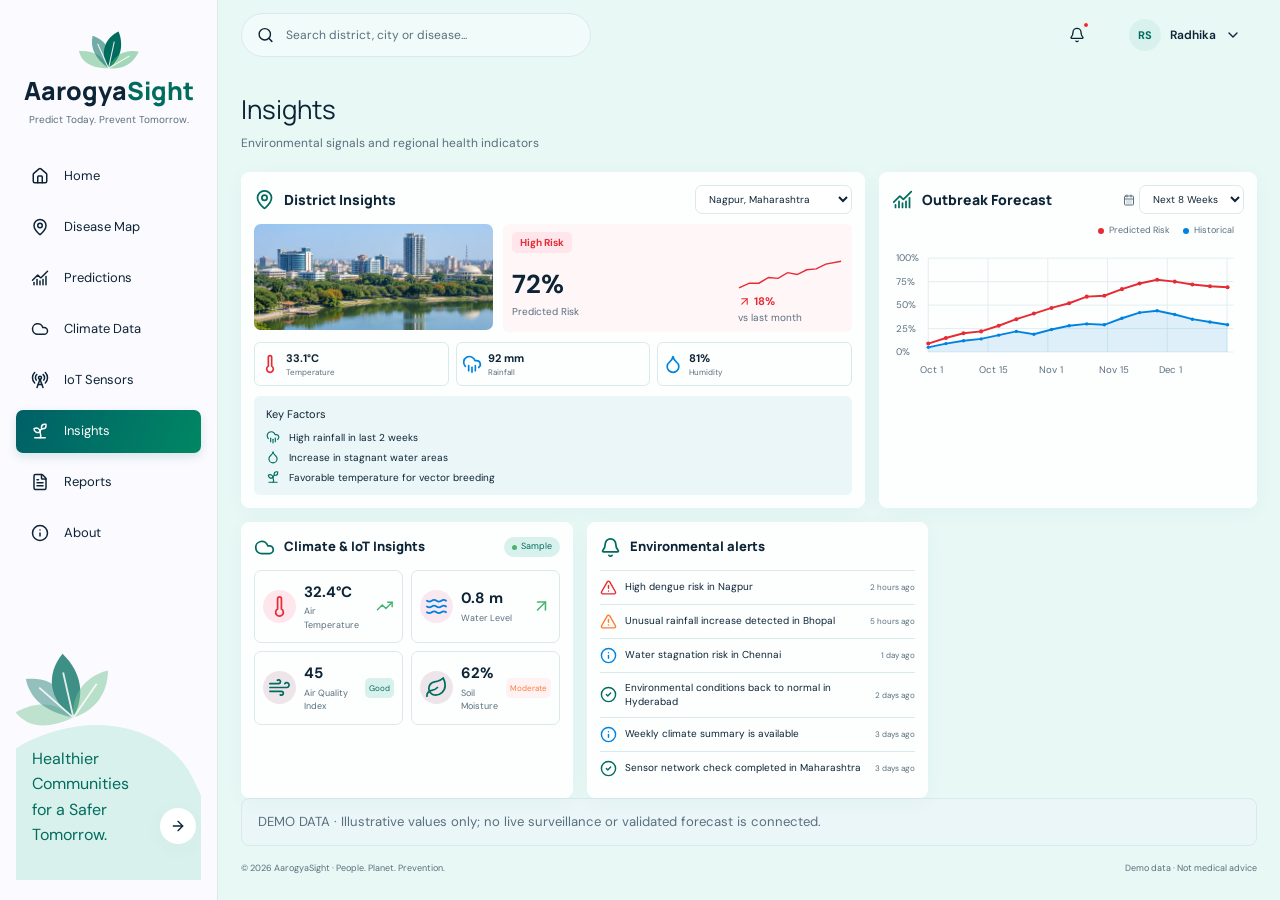
<file: Frontend/aarogyasight-html-css-js/aarogyasight/insights.html>
<!DOCTYPE html>
<html lang="en"><head><meta charset="utf-8"/><meta content="width=device-width, initial-scale=1" name="viewport"/><link data-precedence="default" href="https://fonts.googleapis.com/css2?family=DM+Sans:wght@400;500;600;700&amp;family=Manrope:wght@400;500;600;700;800&amp;family=Caveat:wght@500;600&amp;display=swap" rel="stylesheet"/><title>AarogyaSight — Insights</title><meta content="AarogyaSight insights: regional health and environmental intelligence with illustrative data." name="description"/><meta content="AarogyaSight — Insights" property="og:title"/><meta content="Explore insights and environmental intelligence with AarogyaSight." property="og:description"/><meta content="website" property="og:type"/><meta content="summary_large_image" name="twitter:card"/><link href="styles.css" rel="stylesheet"/><link href="assets/favicon.svg" rel="icon"/></head><body><!--$--><div class="app-layout"><aside class="sidebar"><a class="brand" href="index.html"><svg aria-hidden="true" class="brand-mark" viewbox="0 0 90 60"><path d="M45 54C18 54 7 43 4 30c21-1 34 7 41 24" fill="var(--risk-low)" opacity=".45"></path><path d="M45 54C27 41 19 26 23 9c21 7 26 23 22 45" fill="var(--primary)" opacity=".55"></path><path d="M45 54C32 32 40 12 59 3c8 21 2 39-14 51" fill="var(--primary)"></path><path d="M45 54c6-18 24-27 42-23C78 49 63 56 45 54" fill="var(--risk-low)" opacity=".5"></path><path d="M45 54 53 17M45 54 30 20M45 54 74 37" fill="none" opacity=".85" stroke="var(--card)" stroke-width="1.5"></path></svg><div class="brand-name">Aarogya<span>Sight</span></div><div class="brand-tagline">Predict Today. Prevent Tomorrow.</div></a><nav aria-label="Main navigation" class="nav-list"><a class="nav-link" href="index.html" title="Home"><svg aria-hidden="true" class="lucide lucide-house" fill="none" height="24" stroke="currentColor" stroke-linecap="round" stroke-linejoin="round" stroke-width="2" viewbox="0 0 24 24" width="24" xmlns="http://www.w3.org/2000/svg"><path d="M15 21v-8a1 1 0 0 0-1-1h-4a1 1 0 0 0-1 1v8"></path><path d="M3 10a2 2 0 0 1 .709-1.528l7-6a2 2 0 0 1 2.582 0l7 6A2 2 0 0 1 21 10v9a2 2 0 0 1-2 2H5a2 2 0 0 1-2-2z"></path></svg><span class="nav-label">Home</span></a><a class="nav-link" href="disease-map.html" title="Disease Map"><svg aria-hidden="true" class="lucide lucide-map-pin" fill="none" height="24" stroke="currentColor" stroke-linecap="round" stroke-linejoin="round" stroke-width="2" viewbox="0 0 24 24" width="24" xmlns="http://www.w3.org/2000/svg"><path d="M20 10c0 4.993-5.539 10.193-7.399 11.799a1 1 0 0 1-1.202 0C9.539 20.193 4 14.993 4 10a8 8 0 0 1 16 0"></path><circle cx="12" cy="10" r="3"></circle></svg><span class="nav-label">Disease Map</span></a><a class="nav-link" href="predictions.html" title="Predictions"><svg aria-hidden="true" class="lucide lucide-chart-no-axes-combined" fill="none" height="24" stroke="currentColor" stroke-linecap="round" stroke-linejoin="round" stroke-width="2" viewbox="0 0 24 24" width="24" xmlns="http://www.w3.org/2000/svg"><path d="M12 16v5"></path><path d="M16 14v7"></path><path d="M20 10v11"></path><path d="m22 3-8.646 8.646a.5.5 0 0 1-.708 0L9.354 8.354a.5.5 0 0 0-.707 0L2 15"></path><path d="M4 18v3"></path><path d="M8 14v7"></path></svg><span class="nav-label">Predictions</span></a><a class="nav-link" href="climate-data.html" title="Climate Data"><svg aria-hidden="true" class="lucide lucide-cloud" fill="none" height="24" stroke="currentColor" stroke-linecap="round" stroke-linejoin="round" stroke-width="2" viewbox="0 0 24 24" width="24" xmlns="http://www.w3.org/2000/svg"><path d="M17.5 19H9a7 7 0 1 1 6.71-9h1.79a4.5 4.5 0 1 1 0 9Z"></path></svg><span class="nav-label">Climate Data</span></a><a class="nav-link" href="iot-sensors.html" title="IoT Sensors"><svg aria-hidden="true" class="lucide lucide-radio-tower" fill="none" height="24" stroke="currentColor" stroke-linecap="round" stroke-linejoin="round" stroke-width="2" viewbox="0 0 24 24" width="24" xmlns="http://www.w3.org/2000/svg"><path d="M4.9 16.1C1 12.2 1 5.8 4.9 1.9"></path><path d="M7.8 4.7a6.14 6.14 0 0 0-.8 7.5"></path><circle cx="12" cy="9" r="2"></circle><path d="M16.2 4.8c2 2 2.26 5.11.8 7.47"></path><path d="M19.1 1.9a9.96 9.96 0 0 1 0 14.1"></path><path d="M9.5 18h5"></path><path d="m8 22 4-11 4 11"></path></svg><span class="nav-label">IoT Sensors</span></a><a aria-current="page" class="nav-link active active" data-status="active" href="insights.html" title="Insights"><svg aria-hidden="true" class="lucide lucide-sprout" fill="none" height="24" stroke="currentColor" stroke-linecap="round" stroke-linejoin="round" stroke-width="2" viewbox="0 0 24 24" width="24" xmlns="http://www.w3.org/2000/svg"><path d="M14 9.536V7a4 4 0 0 1 4-4h1.5a.5.5 0 0 1 .5.5V5a4 4 0 0 1-4 4 4 4 0 0 0-4 4c0 2 1 3 1 5a5 5 0 0 1-1 3"></path><path d="M4 9a5 5 0 0 1 8 4 5 5 0 0 1-8-4"></path><path d="M5 21h14"></path></svg><span class="nav-label">Insights</span></a><a class="nav-link" href="reports.html" title="Reports"><svg aria-hidden="true" class="lucide lucide-file-text" fill="none" height="24" stroke="currentColor" stroke-linecap="round" stroke-linejoin="round" stroke-width="2" viewbox="0 0 24 24" width="24" xmlns="http://www.w3.org/2000/svg"><path d="M6 22a2 2 0 0 1-2-2V4a2 2 0 0 1 2-2h8a2.4 2.4 0 0 1 1.704.706l3.588 3.588A2.4 2.4 0 0 1 20 8v12a2 2 0 0 1-2 2z"></path><path d="M14 2v5a1 1 0 0 0 1 1h5"></path><path d="M10 9H8"></path><path d="M16 13H8"></path><path d="M16 17H8"></path></svg><span class="nav-label">Reports</span></a><a class="nav-link" href="about.html" title="About"><svg aria-hidden="true" class="lucide lucide-info" fill="none" height="24" stroke="currentColor" stroke-linecap="round" stroke-linejoin="round" stroke-width="2" viewbox="0 0 24 24" width="24" xmlns="http://www.w3.org/2000/svg"><circle cx="12" cy="12" r="10"></circle><path d="M12 16v-4"></path><path d="M12 8h.01"></path></svg><span class="nav-label">About</span></a></nav><div class="sidebar-bottom"><svg aria-hidden="true" class="sidebar-leaves" viewbox="0 0 90 60"><path d="M45 54C18 54 7 43 4 30c21-1 34 7 41 24" fill="var(--risk-low)" opacity=".45"></path><path d="M45 54C27 41 19 26 23 9c21 7 26 23 22 45" fill="var(--primary)" opacity=".55"></path><path d="M45 54C32 32 40 12 59 3c8 21 2 39-14 51" fill="var(--primary)"></path><path d="M45 54c6-18 24-27 42-23C78 49 63 56 45 54" fill="var(--risk-low)" opacity=".5"></path><path d="M45 54 53 17M45 54 30 20M45 54 74 37" fill="none" opacity=".85" stroke="var(--card)" stroke-width="1.5"></path></svg><p>Healthier<br/>Communities<br/>for a Safer<br/>Tomorrow.</p><a aria-label="About AarogyaSight" class="inline-flex items-center justify-center gap-2 whitespace-nowrap rounded-md text-sm font-medium cursor-pointer transition-colors focus-visible:outline-none focus-visible:ring-1 focus-visible:ring-ring disabled:pointer-events-none disabled:opacity-50 disabled:cursor-not-allowed [&amp;_svg]:pointer-events-none [&amp;_svg]:size-4 [&amp;_svg]:shrink-0 hover:bg-accent hover:text-accent-foreground h-9 w-9 round-arrow" href="about.html"><svg aria-hidden="true" class="lucide lucide-arrow-right" fill="none" height="24" stroke="currentColor" stroke-linecap="round" stroke-linejoin="round" stroke-width="2" viewbox="0 0 24 24" width="24" xmlns="http://www.w3.org/2000/svg"><path d="M5 12h14"></path><path d="m12 5 7 7-7 7"></path></svg></a></div></aside><main class="main"><header class="topbar"><button aria-label="Toggle navigation" class="inline-flex items-center justify-center gap-2 whitespace-nowrap rounded-md text-sm font-medium cursor-pointer transition-colors focus-visible:outline-none focus-visible:ring-1 focus-visible:ring-ring disabled:pointer-events-none disabled:opacity-50 disabled:cursor-not-allowed [&amp;_svg]:pointer-events-none [&amp;_svg]:size-4 [&amp;_svg]:shrink-0 hover:bg-accent hover:text-accent-foreground h-9 w-9 mobile-menu"><svg aria-hidden="true" class="lucide lucide-menu" fill="none" height="24" stroke="currentColor" stroke-linecap="round" stroke-linejoin="round" stroke-width="2" viewbox="0 0 24 24" width="24" xmlns="http://www.w3.org/2000/svg"><path d="M4 5h16"></path><path d="M4 12h16"></path><path d="M4 19h16"></path></svg></button><div class="search"><svg aria-hidden="true" class="lucide lucide-search" fill="none" height="24" stroke="currentColor" stroke-linecap="round" stroke-linejoin="round" stroke-width="2" viewbox="0 0 24 24" width="24" xmlns="http://www.w3.org/2000/svg"><path d="m21 21-4.34-4.34"></path><circle cx="11" cy="11" r="8"></circle></svg><input aria-label="Search district, city or disease" placeholder="Search district, city or disease..." value=""/></div><div class="account"><button aria-label="View notifications" class="inline-flex items-center justify-center gap-2 whitespace-nowrap rounded-md text-sm font-medium cursor-pointer transition-colors focus-visible:outline-none focus-visible:ring-1 focus-visible:ring-ring disabled:pointer-events-none disabled:opacity-50 disabled:cursor-not-allowed [&amp;_svg]:pointer-events-none [&amp;_svg]:size-4 [&amp;_svg]:shrink-0 hover:bg-accent hover:text-accent-foreground h-9 w-9 notification" title="Notifications"><svg aria-hidden="true" class="lucide lucide-bell" fill="none" height="24" stroke="currentColor" stroke-linecap="round" stroke-linejoin="round" stroke-width="2" viewbox="0 0 24 24" width="24" xmlns="http://www.w3.org/2000/svg"><path d="M10.268 21a2 2 0 0 0 3.464 0"></path><path d="M3.262 15.326A1 1 0 0 0 4 17h16a1 1 0 0 0 .74-1.673C19.41 13.956 18 12.499 18 8A6 6 0 0 0 6 8c0 4.499-1.411 5.956-2.738 7.326"></path></svg></button><button aria-label="Open profile" class="inline-flex items-center justify-center gap-2 whitespace-nowrap rounded-md text-sm font-medium cursor-pointer transition-colors focus-visible:outline-none focus-visible:ring-1 focus-visible:ring-ring disabled:pointer-events-none disabled:opacity-50 disabled:cursor-not-allowed [&amp;_svg]:pointer-events-none [&amp;_svg]:size-4 [&amp;_svg]:shrink-0 hover:bg-accent hover:text-accent-foreground h-9 px-4 py-2 profile"><span class="avatar">RS</span><span class="profile-name">Radhika</span><svg aria-hidden="true" class="lucide lucide-chevron-down" fill="none" height="24" stroke="currentColor" stroke-linecap="round" stroke-linejoin="round" stroke-width="2" viewbox="0 0 24 24" width="24" xmlns="http://www.w3.org/2000/svg"><path d="m6 9 6 6 6-6"></path></svg></button></div></header><div class="section-header"><div><h1>Insights</h1><p>Environmental signals and regional health indicators</p></div></div><div class="content-grid"><section class="panel" data-panel="district"><div class="panel-heading"><div class="panel-title"><svg aria-hidden="true" class="lucide lucide-map-pin" fill="none" height="24" stroke="currentColor" stroke-linecap="round" stroke-linejoin="round" stroke-width="2" viewbox="0 0 24 24" width="24" xmlns="http://www.w3.org/2000/svg"><path d="M20 10c0 4.993-5.539 10.193-7.399 11.799a1 1 0 0 1-1.202 0C9.539 20.193 4 14.993 4 10a8 8 0 0 1 16 0"></path><circle cx="12" cy="10" r="3"></circle></svg><h3>District Insights</h3></div><select aria-label="Select district" class="compact-select"><option selected="" value="0">Nagpur<!-- -->, <!-- -->Maharashtra</option><option value="1">Bhopal<!-- -->, <!-- -->Madhya Pradesh</option><option value="2">Chennai<!-- -->, <!-- -->Tamil Nadu</option><option value="3">Hyderabad<!-- -->, <!-- -->Telangana</option></select></div><div class="district-overview"><img alt="Illustrative green Indian city skyline" class="district-image" height="512" src="assets/nagpur.jpg" width="768"/><div class="district-risk"><span class="risk-badge">High Risk</span><div class="district-risk-content"><div><strong class="district-value">72<!-- -->%</strong><div class="tiny">Predicted Risk</div></div><div><svg aria-hidden="true" class="sparkline" viewbox="0 0 110 35"><path d="M1 30 12 25 22 25 32 19 42 20 52 14 62 16 72 11 82 10 92 5 108 2" fill="none" stroke="currentColor" stroke-width="1.5"></path></svg><span class="trend"><svg aria-hidden="true" class="lucide lucide-arrow-up-right" fill="none" height="24" stroke="currentColor" stroke-linecap="round" stroke-linejoin="round" stroke-width="2" viewbox="0 0 24 24" width="24" xmlns="http://www.w3.org/2000/svg"><path d="M7 7h10v10"></path><path d="M7 17 17 7"></path></svg>18%</span><div class="tiny">vs last month</div></div></div></div></div><div class="district-weather"><div class="weather-item tone-danger"><svg aria-hidden="true" class="lucide lucide-thermometer" fill="none" height="24" stroke="currentColor" stroke-linecap="round" stroke-linejoin="round" stroke-width="2" viewbox="0 0 24 24" width="24" xmlns="http://www.w3.org/2000/svg"><path d="M14 4v10.54a4 4 0 1 1-4 0V4a2 2 0 0 1 4 0Z"></path></svg><div><strong>33.1°C</strong><div class="tiny">Temperature</div></div></div><div class="weather-item tone-blue"><svg aria-hidden="true" class="lucide lucide-cloud-rain" fill="none" height="24" stroke="currentColor" stroke-linecap="round" stroke-linejoin="round" stroke-width="2" viewbox="0 0 24 24" width="24" xmlns="http://www.w3.org/2000/svg"><path d="M4 14.899A7 7 0 1 1 15.71 8h1.79a4.5 4.5 0 0 1 2.5 8.242"></path><path d="M16 14v6"></path><path d="M8 14v6"></path><path d="M12 16v6"></path></svg><div><strong>92 mm</strong><div class="tiny">Rainfall</div></div></div><div class="weather-item tone-blue"><svg aria-hidden="true" class="lucide lucide-droplet" fill="none" height="24" stroke="currentColor" stroke-linecap="round" stroke-linejoin="round" stroke-width="2" viewbox="0 0 24 24" width="24" xmlns="http://www.w3.org/2000/svg"><path d="M12 22a7 7 0 0 0 7-7c0-2-1-3.9-3-5.5s-3.5-4-4-6.5c-.5 2.5-2 4.9-4 6.5C6 11.1 5 13 5 15a7 7 0 0 0 7 7z"></path></svg><div><strong>81%</strong><div class="tiny">Humidity</div></div></div></div><div class="key-factors"><h4>Key Factors</h4><div class="factor"><svg aria-hidden="true" class="lucide lucide-cloud-rain" fill="none" height="24" stroke="currentColor" stroke-linecap="round" stroke-linejoin="round" stroke-width="2" viewbox="0 0 24 24" width="24" xmlns="http://www.w3.org/2000/svg"><path d="M4 14.899A7 7 0 1 1 15.71 8h1.79a4.5 4.5 0 0 1 2.5 8.242"></path><path d="M16 14v6"></path><path d="M8 14v6"></path><path d="M12 16v6"></path></svg>High rainfall in last 2 weeks</div><div class="factor"><svg aria-hidden="true" class="lucide lucide-droplet" fill="none" height="24" stroke="currentColor" stroke-linecap="round" stroke-linejoin="round" stroke-width="2" viewbox="0 0 24 24" width="24" xmlns="http://www.w3.org/2000/svg"><path d="M12 22a7 7 0 0 0 7-7c0-2-1-3.9-3-5.5s-3.5-4-4-6.5c-.5 2.5-2 4.9-4 6.5C6 11.1 5 13 5 15a7 7 0 0 0 7 7z"></path></svg>Increase in stagnant water areas</div><div class="factor"><svg aria-hidden="true" class="lucide lucide-sprout" fill="none" height="24" stroke="currentColor" stroke-linecap="round" stroke-linejoin="round" stroke-width="2" viewbox="0 0 24 24" width="24" xmlns="http://www.w3.org/2000/svg"><path d="M14 9.536V7a4 4 0 0 1 4-4h1.5a.5.5 0 0 1 .5.5V5a4 4 0 0 1-4 4 4 4 0 0 0-4 4c0 2 1 3 1 5a5 5 0 0 1-1 3"></path><path d="M4 9a5 5 0 0 1 8 4 5 5 0 0 1-8-4"></path><path d="M5 21h14"></path></svg>Favorable temperature for vector breeding</div></div></section><section class="panel"><div class="panel-heading"><div class="panel-title"><svg aria-hidden="true" class="lucide lucide-chart-no-axes-combined" fill="none" height="24" stroke="currentColor" stroke-linecap="round" stroke-linejoin="round" stroke-width="2" viewbox="0 0 24 24" width="24" xmlns="http://www.w3.org/2000/svg"><path d="M12 16v5"></path><path d="M16 14v7"></path><path d="M20 10v11"></path><path d="m22 3-8.646 8.646a.5.5 0 0 1-.708 0L9.354 8.354a.5.5 0 0 0-.707 0L2 15"></path><path d="M4 18v3"></path><path d="M8 14v7"></path></svg><h3>Outbreak Forecast</h3></div><label class="flex items-center gap-1"><svg aria-hidden="true" class="lucide lucide-calendar-days size-3 text-muted-foreground" fill="none" height="24" stroke="currentColor" stroke-linecap="round" stroke-linejoin="round" stroke-width="2" viewbox="0 0 24 24" width="24" xmlns="http://www.w3.org/2000/svg"><path d="M8 2v4"></path><path d="M16 2v4"></path><rect height="18" rx="2" width="18" x="3" y="4"></rect><path d="M3 10h18"></path><path d="M8 14h.01"></path><path d="M12 14h.01"></path><path d="M16 14h.01"></path><path d="M8 18h.01"></path><path d="M12 18h.01"></path><path d="M16 18h.01"></path></svg><select aria-label="Forecast period" class="compact-select"><option selected="" value="8">Next 8 Weeks</option><option value="4">Next 4 Weeks</option></select></label></div><div class="chart-legend"><span><i></i>Predicted Risk</span><span><i></i>Historical</span></div><svg aria-label="Sample outbreak forecast, predicted risk compared with historical data" class="forecast-svg" role="img" viewbox="0 0 330 132"><g><line class="chart-grid" x1="34" x2="320" y1="104" y2="104"></line><text class="chart-label" x="4" y="107">0<!-- -->%</text></g><g><line class="chart-grid" x1="34" x2="320" y1="82" y2="82"></line><text class="chart-label" x="4" y="85">25<!-- -->%</text></g><g><line class="chart-grid" x1="34" x2="320" y1="60" y2="60"></line><text class="chart-label" x="4" y="63">50<!-- -->%</text></g><g><line class="chart-grid" x1="34" x2="320" y1="38" y2="38"></line><text class="chart-label" x="4" y="41">75<!-- -->%</text></g><g><line class="chart-grid" x1="34" x2="320" y1="16" y2="16"></line><text class="chart-label" x="4" y="19">100<!-- -->%</text></g><g><line class="chart-grid" x1="34" x2="34" y1="16" y2="104"></line><text class="chart-label" x="26" y="124">Oct 1</text></g><g><line class="chart-grid" x1="90" x2="90" y1="16" y2="104"></line><text class="chart-label" x="82" y="124">Oct 15</text></g><g><line class="chart-grid" x1="146" x2="146" y1="16" y2="104"></line><text class="chart-label" x="138" y="124">Nov 1</text></g><g><line class="chart-grid" x1="202" x2="202" y1="16" y2="104"></line><text class="chart-label" x="194" y="124">Nov 15</text></g><g><line class="chart-grid" x1="258" x2="258" y1="16" y2="104"></line><text class="chart-label" x="250" y="124">Dec 1</text></g><g><line class="chart-grid" x1="314" x2="314" y1="16" y2="104"></line><text class="chart-label" x="306" y="124"></text></g><path class="historical-area" d="M34 104 L34 99.6 L50.5 96.08 L67 93.44 L83.5 91.68 L100 88.16 L116.5 84.64 L133 87.28 L149.5 82.88 L166 79.36 L182.5 77.6 L199 78.48 L215.5 72.32 L232 67.03999999999999 L248.5 65.28 L265 68.8 L281.5 73.2 L298 75.84 L314.5 78.48 L314.5 104Z"></path><polyline class="prediction-line" points="34,96.08 50.5,90.8 67,86.4 83.5,84.64 100,79.36 116.5,73.2 133,67.92 149.5,62.64 166,58.24 182.5,52.08 199,51.2 215.5,45.04 232,39.760000000000005 248.5,36.239999999999995 265,38 281.5,40.64 298,42.4 314.5,43.28"></polyline><polyline class="historical-line" points="34,99.6 50.5,96.08 67,93.44 83.5,91.68 100,88.16 116.5,84.64 133,87.28 149.5,82.88 166,79.36 182.5,77.6 199,78.48 215.5,72.32 232,67.03999999999999 248.5,65.28 265,68.8 281.5,73.2 298,75.84 314.5,78.48"></polyline><circle class="prediction-dot" cx="34" cy="96.08" r="1.9"></circle><circle class="prediction-dot" cx="50.5" cy="90.8" r="1.9"></circle><circle class="prediction-dot" cx="67" cy="86.4" r="1.9"></circle><circle class="prediction-dot" cx="83.5" cy="84.64" r="1.9"></circle><circle class="prediction-dot" cx="100" cy="79.36" r="1.9"></circle><circle class="prediction-dot" cx="116.5" cy="73.2" r="1.9"></circle><circle class="prediction-dot" cx="133" cy="67.92" r="1.9"></circle><circle class="prediction-dot" cx="149.5" cy="62.64" r="1.9"></circle><circle class="prediction-dot" cx="166" cy="58.24" r="1.9"></circle><circle class="prediction-dot" cx="182.5" cy="52.08" r="1.9"></circle><circle class="prediction-dot" cx="199" cy="51.2" r="1.9"></circle><circle class="prediction-dot" cx="215.5" cy="45.04" r="1.9"></circle><circle class="prediction-dot" cx="232" cy="39.760000000000005" r="1.9"></circle><circle class="prediction-dot" cx="248.5" cy="36.239999999999995" r="1.9"></circle><circle class="prediction-dot" cx="265" cy="38" r="1.9"></circle><circle class="prediction-dot" cx="281.5" cy="40.64" r="1.9"></circle><circle class="prediction-dot" cx="298" cy="42.4" r="1.9"></circle><circle class="prediction-dot" cx="314.5" cy="43.28" r="1.9"></circle><circle class="historical-dot" cx="34" cy="99.6" r="1.6"></circle><circle class="historical-dot" cx="50.5" cy="96.08" r="1.6"></circle><circle class="historical-dot" cx="67" cy="93.44" r="1.6"></circle><circle class="historical-dot" cx="83.5" cy="91.68" r="1.6"></circle><circle class="historical-dot" cx="100" cy="88.16" r="1.6"></circle><circle class="historical-dot" cx="116.5" cy="84.64" r="1.6"></circle><circle class="historical-dot" cx="133" cy="87.28" r="1.6"></circle><circle class="historical-dot" cx="149.5" cy="82.88" r="1.6"></circle><circle class="historical-dot" cx="166" cy="79.36" r="1.6"></circle><circle class="historical-dot" cx="182.5" cy="77.6" r="1.6"></circle><circle class="historical-dot" cx="199" cy="78.48" r="1.6"></circle><circle class="historical-dot" cx="215.5" cy="72.32" r="1.6"></circle><circle class="historical-dot" cx="232" cy="67.03999999999999" r="1.6"></circle><circle class="historical-dot" cx="248.5" cy="65.28" r="1.6"></circle><circle class="historical-dot" cx="265" cy="68.8" r="1.6"></circle><circle class="historical-dot" cx="281.5" cy="73.2" r="1.6"></circle><circle class="historical-dot" cx="298" cy="75.84" r="1.6"></circle><circle class="historical-dot" cx="314.5" cy="78.48" r="1.6"></circle></svg></section></div><div class="bottom-grid"><section class="panel"><div class="panel-heading"><div class="panel-title"><svg aria-hidden="true" class="lucide lucide-cloud" fill="none" height="24" stroke="currentColor" stroke-linecap="round" stroke-linejoin="round" stroke-width="2" viewbox="0 0 24 24" width="24" xmlns="http://www.w3.org/2000/svg"><path d="M17.5 19H9a7 7 0 1 1 6.71-9h1.79a4.5 4.5 0 1 1 0 9Z"></path></svg><h3>Climate &amp; IoT Insights</h3></div><span class="live-badge">Sample</span></div><div class="sensor-grid"><div class="sensor tone-danger"><div class="icon-disc"><svg aria-hidden="true" class="lucide lucide-thermometer" fill="none" height="24" stroke="currentColor" stroke-linecap="round" stroke-linejoin="round" stroke-width="2" viewbox="0 0 24 24" width="24" xmlns="http://www.w3.org/2000/svg"><path d="M14 4v10.54a4 4 0 1 1-4 0V4a2 2 0 0 1 4 0Z"></path></svg></div><div><strong>32.4°C</strong><div class="tiny">Air Temperature</div></div><svg aria-hidden="true" class="lucide lucide-trending-up sensor-trend" fill="none" height="24" stroke="currentColor" stroke-linecap="round" stroke-linejoin="round" stroke-width="2" viewbox="0 0 24 24" width="24" xmlns="http://www.w3.org/2000/svg"><path d="M16 7h6v6"></path><path d="m22 7-8.5 8.5-5-5L2 17"></path></svg></div><div class="sensor tone-blue"><div class="icon-disc"><svg aria-hidden="true" class="lucide lucide-waves" fill="none" height="24" stroke="currentColor" stroke-linecap="round" stroke-linejoin="round" stroke-width="2" viewbox="0 0 24 24" width="24" xmlns="http://www.w3.org/2000/svg"><path d="M2 6c.6.5 1.2 1 2.5 1C7 7 7 5 9.5 5c2.6 0 2.4 2 5 2 2.5 0 2.5-2 5-2 1.3 0 1.9.5 2.5 1"></path><path d="M2 12c.6.5 1.2 1 2.5 1 2.5 0 2.5-2 5-2 2.6 0 2.4 2 5 2 2.5 0 2.5-2 5-2 1.3 0 1.9.5 2.5 1"></path><path d="M2 18c.6.5 1.2 1 2.5 1 2.5 0 2.5-2 5-2 2.6 0 2.4 2 5 2 2.5 0 2.5-2 5-2 1.3 0 1.9.5 2.5 1"></path></svg></div><div><strong>0.8 m</strong><div class="tiny">Water Level</div></div><svg aria-hidden="true" class="lucide lucide-arrow-up-right sensor-trend risk-text" fill="none" height="24" stroke="currentColor" stroke-linecap="round" stroke-linejoin="round" stroke-width="2" viewbox="0 0 24 24" width="24" xmlns="http://www.w3.org/2000/svg"><path d="M7 7h10v10"></path><path d="M7 17 17 7"></path></svg></div><div class="sensor tone-green"><div class="icon-disc"><svg aria-hidden="true" class="lucide lucide-wind" fill="none" height="24" stroke="currentColor" stroke-linecap="round" stroke-linejoin="round" stroke-width="2" viewbox="0 0 24 24" width="24" xmlns="http://www.w3.org/2000/svg"><path d="M12.8 19.6A2 2 0 1 0 14 16H2"></path><path d="M17.5 8a2.5 2.5 0 1 1 2 4H2"></path><path d="M9.8 4.4A2 2 0 1 1 11 8H2"></path></svg></div><div><strong>45</strong><div class="tiny">Air Quality Index</div></div><span class="sensor-status">Good</span></div><div class="sensor tone-green"><div class="icon-disc"><svg aria-hidden="true" class="lucide lucide-leaf" fill="none" height="24" stroke="currentColor" stroke-linecap="round" stroke-linejoin="round" stroke-width="2" viewbox="0 0 24 24" width="24" xmlns="http://www.w3.org/2000/svg"><path d="M11 20A7 7 0 0 1 9.8 6.1C15.5 5 17 4.48 19 2c1 2 2 4.18 2 8 0 5.5-4.78 10-10 10Z"></path><path d="M2 21c0-3 1.85-5.36 5.08-6C9.5 14.52 12 13 13 12"></path></svg></div><div><strong>62%</strong><div class="tiny">Soil Moisture</div></div><span class="sensor-status warm">Moderate</span></div></div></section><section class="panel"><div class="panel-heading"><div class="panel-title"><svg aria-hidden="true" class="lucide lucide-bell" fill="none" height="24" stroke="currentColor" stroke-linecap="round" stroke-linejoin="round" stroke-width="2" viewbox="0 0 24 24" width="24" xmlns="http://www.w3.org/2000/svg"><path d="M10.268 21a2 2 0 0 0 3.464 0"></path><path d="M3.262 15.326A1 1 0 0 0 4 17h16a1 1 0 0 0 .74-1.673C19.41 13.956 18 12.499 18 8A6 6 0 0 0 6 8c0 4.499-1.411 5.956-2.738 7.326"></path></svg><h3>Environmental alerts</h3></div></div><div class="alert-list"><div class="alert-row tone-danger"><svg aria-hidden="true" class="lucide lucide-triangle-alert" fill="none" height="24" stroke="currentColor" stroke-linecap="round" stroke-linejoin="round" stroke-width="2" viewbox="0 0 24 24" width="24" xmlns="http://www.w3.org/2000/svg"><path d="m21.73 18-8-14a2 2 0 0 0-3.48 0l-8 14A2 2 0 0 0 4 21h16a2 2 0 0 0 1.73-3"></path><path d="M12 9v4"></path><path d="M12 17h.01"></path></svg><span class="alert-message">High dengue risk in Nagpur</span><time class="alert-time">2 hours ago</time></div><div class="alert-row tone-warm"><svg aria-hidden="true" class="lucide lucide-triangle-alert" fill="none" height="24" stroke="currentColor" stroke-linecap="round" stroke-linejoin="round" stroke-width="2" viewbox="0 0 24 24" width="24" xmlns="http://www.w3.org/2000/svg"><path d="m21.73 18-8-14a2 2 0 0 0-3.48 0l-8 14A2 2 0 0 0 4 21h16a2 2 0 0 0 1.73-3"></path><path d="M12 9v4"></path><path d="M12 17h.01"></path></svg><span class="alert-message">Unusual rainfall increase detected in Bhopal</span><time class="alert-time">5 hours ago</time></div><div class="alert-row tone-blue"><svg aria-hidden="true" class="lucide lucide-info" fill="none" height="24" stroke="currentColor" stroke-linecap="round" stroke-linejoin="round" stroke-width="2" viewbox="0 0 24 24" width="24" xmlns="http://www.w3.org/2000/svg"><circle cx="12" cy="12" r="10"></circle><path d="M12 16v-4"></path><path d="M12 8h.01"></path></svg><span class="alert-message">Water stagnation risk in Chennai</span><time class="alert-time">1 day ago</time></div><div class="alert-row tone-green"><svg aria-hidden="true" class="lucide lucide-circle-check" fill="none" height="24" stroke="currentColor" stroke-linecap="round" stroke-linejoin="round" stroke-width="2" viewbox="0 0 24 24" width="24" xmlns="http://www.w3.org/2000/svg"><circle cx="12" cy="12" r="10"></circle><path d="m9 12 2 2 4-4"></path></svg><span class="alert-message">Environmental conditions back to normal in Hyderabad</span><time class="alert-time">2 days ago</time></div><div class="alert-row tone-blue"><svg aria-hidden="true" class="lucide lucide-info" fill="none" height="24" stroke="currentColor" stroke-linecap="round" stroke-linejoin="round" stroke-width="2" viewbox="0 0 24 24" width="24" xmlns="http://www.w3.org/2000/svg"><circle cx="12" cy="12" r="10"></circle><path d="M12 16v-4"></path><path d="M12 8h.01"></path></svg><span class="alert-message">Weekly climate summary is available</span><time class="alert-time">3 days ago</time></div><div class="alert-row tone-green"><svg aria-hidden="true" class="lucide lucide-circle-check" fill="none" height="24" stroke="currentColor" stroke-linecap="round" stroke-linejoin="round" stroke-width="2" viewbox="0 0 24 24" width="24" xmlns="http://www.w3.org/2000/svg"><circle cx="12" cy="12" r="10"></circle><path d="m9 12 2 2 4-4"></path></svg><span class="alert-message">Sensor network check completed in Maharashtra</span><time class="alert-time">3 days ago</time></div></div></section></div><footer class="page-foot"><span>© 2026 AarogyaSight · People. Planet. Prevention.</span><span>Demo data · Not medical advice</span></footer></main></div><!--/$--><script defer="True" src="app.js"></script></body></html>
</file>
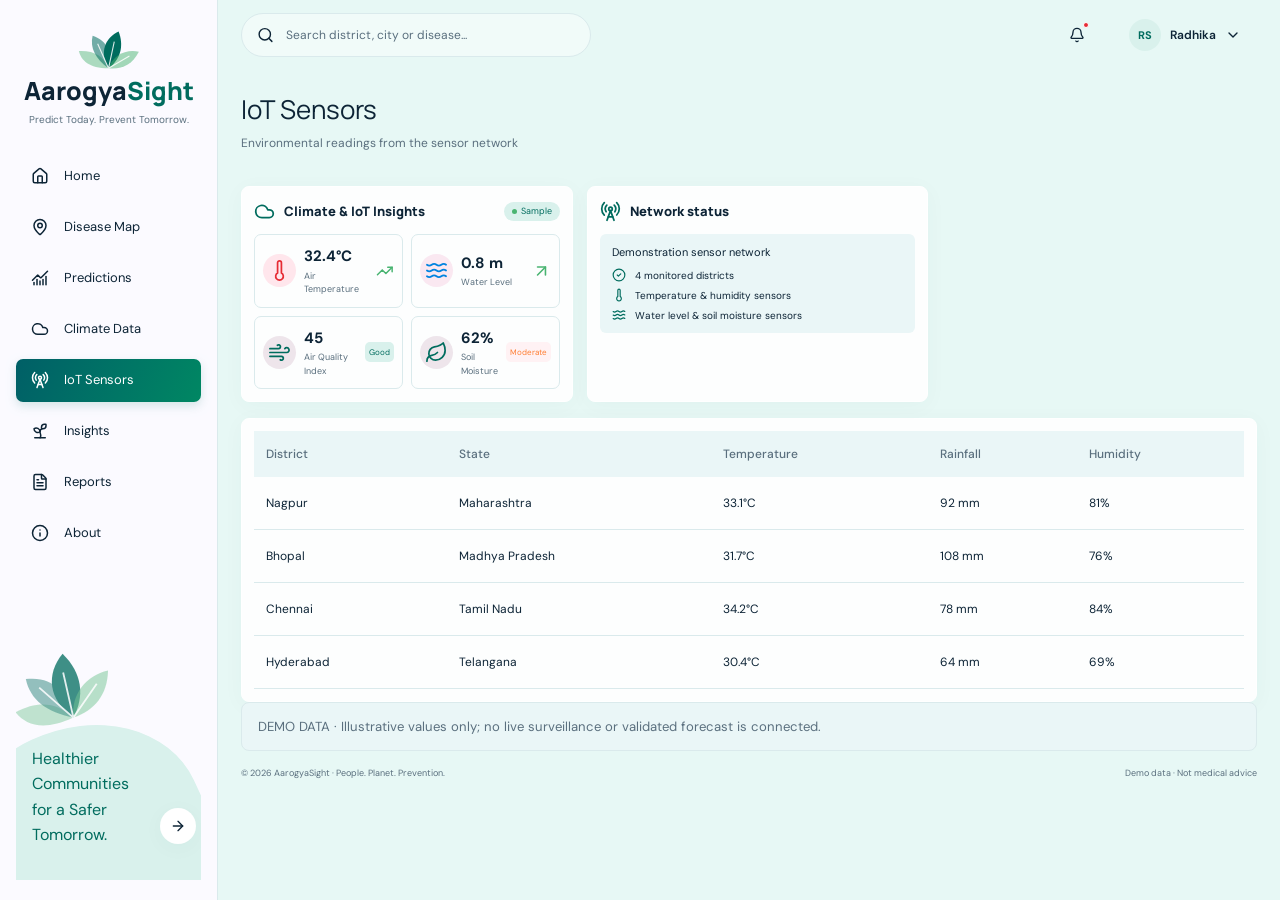
<file: Frontend/aarogyasight-html-css-js/aarogyasight/iot-sensors.html>
<!DOCTYPE html>
<html lang="en"><head><meta charset="utf-8"/><meta content="width=device-width, initial-scale=1" name="viewport"/><link data-precedence="default" href="https://fonts.googleapis.com/css2?family=DM+Sans:wght@400;500;600;700&amp;family=Manrope:wght@400;500;600;700;800&amp;family=Caveat:wght@500;600&amp;display=swap" rel="stylesheet"/><title>AarogyaSight — IoT Sensors</title><meta content="AarogyaSight iot sensors: regional health and environmental intelligence with illustrative data." name="description"/><meta content="AarogyaSight — IoT Sensors" property="og:title"/><meta content="Explore iot sensors and environmental intelligence with AarogyaSight." property="og:description"/><meta content="website" property="og:type"/><meta content="summary_large_image" name="twitter:card"/><link href="styles.css" rel="stylesheet"/><link href="assets/favicon.svg" rel="icon"/></head><body><!--$--><div class="app-layout"><aside class="sidebar"><a class="brand" href="index.html"><svg aria-hidden="true" class="brand-mark" viewbox="0 0 90 60"><path d="M45 54C18 54 7 43 4 30c21-1 34 7 41 24" fill="var(--risk-low)" opacity=".45"></path><path d="M45 54C27 41 19 26 23 9c21 7 26 23 22 45" fill="var(--primary)" opacity=".55"></path><path d="M45 54C32 32 40 12 59 3c8 21 2 39-14 51" fill="var(--primary)"></path><path d="M45 54c6-18 24-27 42-23C78 49 63 56 45 54" fill="var(--risk-low)" opacity=".5"></path><path d="M45 54 53 17M45 54 30 20M45 54 74 37" fill="none" opacity=".85" stroke="var(--card)" stroke-width="1.5"></path></svg><div class="brand-name">Aarogya<span>Sight</span></div><div class="brand-tagline">Predict Today. Prevent Tomorrow.</div></a><nav aria-label="Main navigation" class="nav-list"><a class="nav-link" href="index.html" title="Home"><svg aria-hidden="true" class="lucide lucide-house" fill="none" height="24" stroke="currentColor" stroke-linecap="round" stroke-linejoin="round" stroke-width="2" viewbox="0 0 24 24" width="24" xmlns="http://www.w3.org/2000/svg"><path d="M15 21v-8a1 1 0 0 0-1-1h-4a1 1 0 0 0-1 1v8"></path><path d="M3 10a2 2 0 0 1 .709-1.528l7-6a2 2 0 0 1 2.582 0l7 6A2 2 0 0 1 21 10v9a2 2 0 0 1-2 2H5a2 2 0 0 1-2-2z"></path></svg><span class="nav-label">Home</span></a><a class="nav-link" href="disease-map.html" title="Disease Map"><svg aria-hidden="true" class="lucide lucide-map-pin" fill="none" height="24" stroke="currentColor" stroke-linecap="round" stroke-linejoin="round" stroke-width="2" viewbox="0 0 24 24" width="24" xmlns="http://www.w3.org/2000/svg"><path d="M20 10c0 4.993-5.539 10.193-7.399 11.799a1 1 0 0 1-1.202 0C9.539 20.193 4 14.993 4 10a8 8 0 0 1 16 0"></path><circle cx="12" cy="10" r="3"></circle></svg><span class="nav-label">Disease Map</span></a><a class="nav-link" href="predictions.html" title="Predictions"><svg aria-hidden="true" class="lucide lucide-chart-no-axes-combined" fill="none" height="24" stroke="currentColor" stroke-linecap="round" stroke-linejoin="round" stroke-width="2" viewbox="0 0 24 24" width="24" xmlns="http://www.w3.org/2000/svg"><path d="M12 16v5"></path><path d="M16 14v7"></path><path d="M20 10v11"></path><path d="m22 3-8.646 8.646a.5.5 0 0 1-.708 0L9.354 8.354a.5.5 0 0 0-.707 0L2 15"></path><path d="M4 18v3"></path><path d="M8 14v7"></path></svg><span class="nav-label">Predictions</span></a><a class="nav-link" href="climate-data.html" title="Climate Data"><svg aria-hidden="true" class="lucide lucide-cloud" fill="none" height="24" stroke="currentColor" stroke-linecap="round" stroke-linejoin="round" stroke-width="2" viewbox="0 0 24 24" width="24" xmlns="http://www.w3.org/2000/svg"><path d="M17.5 19H9a7 7 0 1 1 6.71-9h1.79a4.5 4.5 0 1 1 0 9Z"></path></svg><span class="nav-label">Climate Data</span></a><a aria-current="page" class="nav-link active active" data-status="active" href="iot-sensors.html" title="IoT Sensors"><svg aria-hidden="true" class="lucide lucide-radio-tower" fill="none" height="24" stroke="currentColor" stroke-linecap="round" stroke-linejoin="round" stroke-width="2" viewbox="0 0 24 24" width="24" xmlns="http://www.w3.org/2000/svg"><path d="M4.9 16.1C1 12.2 1 5.8 4.9 1.9"></path><path d="M7.8 4.7a6.14 6.14 0 0 0-.8 7.5"></path><circle cx="12" cy="9" r="2"></circle><path d="M16.2 4.8c2 2 2.26 5.11.8 7.47"></path><path d="M19.1 1.9a9.96 9.96 0 0 1 0 14.1"></path><path d="M9.5 18h5"></path><path d="m8 22 4-11 4 11"></path></svg><span class="nav-label">IoT Sensors</span></a><a class="nav-link" href="insights.html" title="Insights"><svg aria-hidden="true" class="lucide lucide-sprout" fill="none" height="24" stroke="currentColor" stroke-linecap="round" stroke-linejoin="round" stroke-width="2" viewbox="0 0 24 24" width="24" xmlns="http://www.w3.org/2000/svg"><path d="M14 9.536V7a4 4 0 0 1 4-4h1.5a.5.5 0 0 1 .5.5V5a4 4 0 0 1-4 4 4 4 0 0 0-4 4c0 2 1 3 1 5a5 5 0 0 1-1 3"></path><path d="M4 9a5 5 0 0 1 8 4 5 5 0 0 1-8-4"></path><path d="M5 21h14"></path></svg><span class="nav-label">Insights</span></a><a class="nav-link" href="reports.html" title="Reports"><svg aria-hidden="true" class="lucide lucide-file-text" fill="none" height="24" stroke="currentColor" stroke-linecap="round" stroke-linejoin="round" stroke-width="2" viewbox="0 0 24 24" width="24" xmlns="http://www.w3.org/2000/svg"><path d="M6 22a2 2 0 0 1-2-2V4a2 2 0 0 1 2-2h8a2.4 2.4 0 0 1 1.704.706l3.588 3.588A2.4 2.4 0 0 1 20 8v12a2 2 0 0 1-2 2z"></path><path d="M14 2v5a1 1 0 0 0 1 1h5"></path><path d="M10 9H8"></path><path d="M16 13H8"></path><path d="M16 17H8"></path></svg><span class="nav-label">Reports</span></a><a class="nav-link" href="about.html" title="About"><svg aria-hidden="true" class="lucide lucide-info" fill="none" height="24" stroke="currentColor" stroke-linecap="round" stroke-linejoin="round" stroke-width="2" viewbox="0 0 24 24" width="24" xmlns="http://www.w3.org/2000/svg"><circle cx="12" cy="12" r="10"></circle><path d="M12 16v-4"></path><path d="M12 8h.01"></path></svg><span class="nav-label">About</span></a></nav><div class="sidebar-bottom"><svg aria-hidden="true" class="sidebar-leaves" viewbox="0 0 90 60"><path d="M45 54C18 54 7 43 4 30c21-1 34 7 41 24" fill="var(--risk-low)" opacity=".45"></path><path d="M45 54C27 41 19 26 23 9c21 7 26 23 22 45" fill="var(--primary)" opacity=".55"></path><path d="M45 54C32 32 40 12 59 3c8 21 2 39-14 51" fill="var(--primary)"></path><path d="M45 54c6-18 24-27 42-23C78 49 63 56 45 54" fill="var(--risk-low)" opacity=".5"></path><path d="M45 54 53 17M45 54 30 20M45 54 74 37" fill="none" opacity=".85" stroke="var(--card)" stroke-width="1.5"></path></svg><p>Healthier<br/>Communities<br/>for a Safer<br/>Tomorrow.</p><a aria-label="About AarogyaSight" class="inline-flex items-center justify-center gap-2 whitespace-nowrap rounded-md text-sm font-medium cursor-pointer transition-colors focus-visible:outline-none focus-visible:ring-1 focus-visible:ring-ring disabled:pointer-events-none disabled:opacity-50 disabled:cursor-not-allowed [&amp;_svg]:pointer-events-none [&amp;_svg]:size-4 [&amp;_svg]:shrink-0 hover:bg-accent hover:text-accent-foreground h-9 w-9 round-arrow" href="about.html"><svg aria-hidden="true" class="lucide lucide-arrow-right" fill="none" height="24" stroke="currentColor" stroke-linecap="round" stroke-linejoin="round" stroke-width="2" viewbox="0 0 24 24" width="24" xmlns="http://www.w3.org/2000/svg"><path d="M5 12h14"></path><path d="m12 5 7 7-7 7"></path></svg></a></div></aside><main class="main"><header class="topbar"><button aria-label="Toggle navigation" class="inline-flex items-center justify-center gap-2 whitespace-nowrap rounded-md text-sm font-medium cursor-pointer transition-colors focus-visible:outline-none focus-visible:ring-1 focus-visible:ring-ring disabled:pointer-events-none disabled:opacity-50 disabled:cursor-not-allowed [&amp;_svg]:pointer-events-none [&amp;_svg]:size-4 [&amp;_svg]:shrink-0 hover:bg-accent hover:text-accent-foreground h-9 w-9 mobile-menu"><svg aria-hidden="true" class="lucide lucide-menu" fill="none" height="24" stroke="currentColor" stroke-linecap="round" stroke-linejoin="round" stroke-width="2" viewbox="0 0 24 24" width="24" xmlns="http://www.w3.org/2000/svg"><path d="M4 5h16"></path><path d="M4 12h16"></path><path d="M4 19h16"></path></svg></button><div class="search"><svg aria-hidden="true" class="lucide lucide-search" fill="none" height="24" stroke="currentColor" stroke-linecap="round" stroke-linejoin="round" stroke-width="2" viewbox="0 0 24 24" width="24" xmlns="http://www.w3.org/2000/svg"><path d="m21 21-4.34-4.34"></path><circle cx="11" cy="11" r="8"></circle></svg><input aria-label="Search district, city or disease" placeholder="Search district, city or disease..." value=""/></div><div class="account"><button aria-label="View notifications" class="inline-flex items-center justify-center gap-2 whitespace-nowrap rounded-md text-sm font-medium cursor-pointer transition-colors focus-visible:outline-none focus-visible:ring-1 focus-visible:ring-ring disabled:pointer-events-none disabled:opacity-50 disabled:cursor-not-allowed [&amp;_svg]:pointer-events-none [&amp;_svg]:size-4 [&amp;_svg]:shrink-0 hover:bg-accent hover:text-accent-foreground h-9 w-9 notification" title="Notifications"><svg aria-hidden="true" class="lucide lucide-bell" fill="none" height="24" stroke="currentColor" stroke-linecap="round" stroke-linejoin="round" stroke-width="2" viewbox="0 0 24 24" width="24" xmlns="http://www.w3.org/2000/svg"><path d="M10.268 21a2 2 0 0 0 3.464 0"></path><path d="M3.262 15.326A1 1 0 0 0 4 17h16a1 1 0 0 0 .74-1.673C19.41 13.956 18 12.499 18 8A6 6 0 0 0 6 8c0 4.499-1.411 5.956-2.738 7.326"></path></svg></button><button aria-label="Open profile" class="inline-flex items-center justify-center gap-2 whitespace-nowrap rounded-md text-sm font-medium cursor-pointer transition-colors focus-visible:outline-none focus-visible:ring-1 focus-visible:ring-ring disabled:pointer-events-none disabled:opacity-50 disabled:cursor-not-allowed [&amp;_svg]:pointer-events-none [&amp;_svg]:size-4 [&amp;_svg]:shrink-0 hover:bg-accent hover:text-accent-foreground h-9 px-4 py-2 profile"><span class="avatar">RS</span><span class="profile-name">Radhika</span><svg aria-hidden="true" class="lucide lucide-chevron-down" fill="none" height="24" stroke="currentColor" stroke-linecap="round" stroke-linejoin="round" stroke-width="2" viewbox="0 0 24 24" width="24" xmlns="http://www.w3.org/2000/svg"><path d="m6 9 6 6 6-6"></path></svg></button></div></header><div class="section-header"><div><h1>IoT Sensors</h1><p>Environmental readings from the sensor network</p></div></div><div class="bottom-grid"><section class="panel"><div class="panel-heading"><div class="panel-title"><svg aria-hidden="true" class="lucide lucide-cloud" fill="none" height="24" stroke="currentColor" stroke-linecap="round" stroke-linejoin="round" stroke-width="2" viewbox="0 0 24 24" width="24" xmlns="http://www.w3.org/2000/svg"><path d="M17.5 19H9a7 7 0 1 1 6.71-9h1.79a4.5 4.5 0 1 1 0 9Z"></path></svg><h3>Climate &amp; IoT Insights</h3></div><span class="live-badge">Sample</span></div><div class="sensor-grid"><div class="sensor tone-danger"><div class="icon-disc"><svg aria-hidden="true" class="lucide lucide-thermometer" fill="none" height="24" stroke="currentColor" stroke-linecap="round" stroke-linejoin="round" stroke-width="2" viewbox="0 0 24 24" width="24" xmlns="http://www.w3.org/2000/svg"><path d="M14 4v10.54a4 4 0 1 1-4 0V4a2 2 0 0 1 4 0Z"></path></svg></div><div><strong>32.4°C</strong><div class="tiny">Air Temperature</div></div><svg aria-hidden="true" class="lucide lucide-trending-up sensor-trend" fill="none" height="24" stroke="currentColor" stroke-linecap="round" stroke-linejoin="round" stroke-width="2" viewbox="0 0 24 24" width="24" xmlns="http://www.w3.org/2000/svg"><path d="M16 7h6v6"></path><path d="m22 7-8.5 8.5-5-5L2 17"></path></svg></div><div class="sensor tone-blue"><div class="icon-disc"><svg aria-hidden="true" class="lucide lucide-waves" fill="none" height="24" stroke="currentColor" stroke-linecap="round" stroke-linejoin="round" stroke-width="2" viewbox="0 0 24 24" width="24" xmlns="http://www.w3.org/2000/svg"><path d="M2 6c.6.5 1.2 1 2.5 1C7 7 7 5 9.5 5c2.6 0 2.4 2 5 2 2.5 0 2.5-2 5-2 1.3 0 1.9.5 2.5 1"></path><path d="M2 12c.6.5 1.2 1 2.5 1 2.5 0 2.5-2 5-2 2.6 0 2.4 2 5 2 2.5 0 2.5-2 5-2 1.3 0 1.9.5 2.5 1"></path><path d="M2 18c.6.5 1.2 1 2.5 1 2.5 0 2.5-2 5-2 2.6 0 2.4 2 5 2 2.5 0 2.5-2 5-2 1.3 0 1.9.5 2.5 1"></path></svg></div><div><strong>0.8 m</strong><div class="tiny">Water Level</div></div><svg aria-hidden="true" class="lucide lucide-arrow-up-right sensor-trend risk-text" fill="none" height="24" stroke="currentColor" stroke-linecap="round" stroke-linejoin="round" stroke-width="2" viewbox="0 0 24 24" width="24" xmlns="http://www.w3.org/2000/svg"><path d="M7 7h10v10"></path><path d="M7 17 17 7"></path></svg></div><div class="sensor tone-green"><div class="icon-disc"><svg aria-hidden="true" class="lucide lucide-wind" fill="none" height="24" stroke="currentColor" stroke-linecap="round" stroke-linejoin="round" stroke-width="2" viewbox="0 0 24 24" width="24" xmlns="http://www.w3.org/2000/svg"><path d="M12.8 19.6A2 2 0 1 0 14 16H2"></path><path d="M17.5 8a2.5 2.5 0 1 1 2 4H2"></path><path d="M9.8 4.4A2 2 0 1 1 11 8H2"></path></svg></div><div><strong>45</strong><div class="tiny">Air Quality Index</div></div><span class="sensor-status">Good</span></div><div class="sensor tone-green"><div class="icon-disc"><svg aria-hidden="true" class="lucide lucide-leaf" fill="none" height="24" stroke="currentColor" stroke-linecap="round" stroke-linejoin="round" stroke-width="2" viewbox="0 0 24 24" width="24" xmlns="http://www.w3.org/2000/svg"><path d="M11 20A7 7 0 0 1 9.8 6.1C15.5 5 17 4.48 19 2c1 2 2 4.18 2 8 0 5.5-4.78 10-10 10Z"></path><path d="M2 21c0-3 1.85-5.36 5.08-6C9.5 14.52 12 13 13 12"></path></svg></div><div><strong>62%</strong><div class="tiny">Soil Moisture</div></div><span class="sensor-status warm">Moderate</span></div></div></section><section class="panel"><div class="panel-heading"><div class="panel-title"><svg aria-hidden="true" class="lucide lucide-radio-tower" fill="none" height="24" stroke="currentColor" stroke-linecap="round" stroke-linejoin="round" stroke-width="2" viewbox="0 0 24 24" width="24" xmlns="http://www.w3.org/2000/svg"><path d="M4.9 16.1C1 12.2 1 5.8 4.9 1.9"></path><path d="M7.8 4.7a6.14 6.14 0 0 0-.8 7.5"></path><circle cx="12" cy="9" r="2"></circle><path d="M16.2 4.8c2 2 2.26 5.11.8 7.47"></path><path d="M19.1 1.9a9.96 9.96 0 0 1 0 14.1"></path><path d="M9.5 18h5"></path><path d="m8 22 4-11 4 11"></path></svg><h3>Network status</h3></div></div><div class="key-factors"><h4>Demonstration sensor network</h4><div class="factor"><svg aria-hidden="true" class="lucide lucide-circle-check" fill="none" height="24" stroke="currentColor" stroke-linecap="round" stroke-linejoin="round" stroke-width="2" viewbox="0 0 24 24" width="24" xmlns="http://www.w3.org/2000/svg"><circle cx="12" cy="12" r="10"></circle><path d="m9 12 2 2 4-4"></path></svg>4 monitored districts</div><div class="factor"><svg aria-hidden="true" class="lucide lucide-thermometer" fill="none" height="24" stroke="currentColor" stroke-linecap="round" stroke-linejoin="round" stroke-width="2" viewbox="0 0 24 24" width="24" xmlns="http://www.w3.org/2000/svg"><path d="M14 4v10.54a4 4 0 1 1-4 0V4a2 2 0 0 1 4 0Z"></path></svg>Temperature &amp; humidity sensors</div><div class="factor"><svg aria-hidden="true" class="lucide lucide-waves" fill="none" height="24" stroke="currentColor" stroke-linecap="round" stroke-linejoin="round" stroke-width="2" viewbox="0 0 24 24" width="24" xmlns="http://www.w3.org/2000/svg"><path d="M2 6c.6.5 1.2 1 2.5 1C7 7 7 5 9.5 5c2.6 0 2.4 2 5 2 2.5 0 2.5-2 5-2 1.3 0 1.9.5 2.5 1"></path><path d="M2 12c.6.5 1.2 1 2.5 1 2.5 0 2.5-2 5-2 2.6 0 2.4 2 5 2 2.5 0 2.5-2 5-2 1.3 0 1.9.5 2.5 1"></path><path d="M2 18c.6.5 1.2 1 2.5 1 2.5 0 2.5-2 5-2 2.6 0 2.4 2 5 2 2.5 0 2.5-2 5-2 1.3 0 1.9.5 2.5 1"></path></svg>Water level &amp; soil moisture sensors</div></div></section></div><div class="mt-4"><section class="panel data-table-wrap"><table class="data-table"><thead><tr><th>District</th><th>State</th><th>Temperature</th><th>Rainfall</th><th>Humidity</th></tr></thead><tbody><tr><td>Nagpur</td><td>Maharashtra</td><td>33.1<!-- -->°C</td><td>92<!-- --> mm</td><td>81<!-- -->%</td></tr><tr><td>Bhopal</td><td>Madhya Pradesh</td><td>31.7<!-- -->°C</td><td>108<!-- --> mm</td><td>76<!-- -->%</td></tr><tr><td>Chennai</td><td>Tamil Nadu</td><td>34.2<!-- -->°C</td><td>78<!-- --> mm</td><td>84<!-- -->%</td></tr><tr><td>Hyderabad</td><td>Telangana</td><td>30.4<!-- -->°C</td><td>64<!-- --> mm</td><td>69<!-- -->%</td></tr></tbody></table></section></div><footer class="page-foot"><span>© 2026 AarogyaSight · People. Planet. Prevention.</span><span>Demo data · Not medical advice</span></footer></main></div><!--/$--><script defer="True" src="app.js"></script></body></html>
</file>
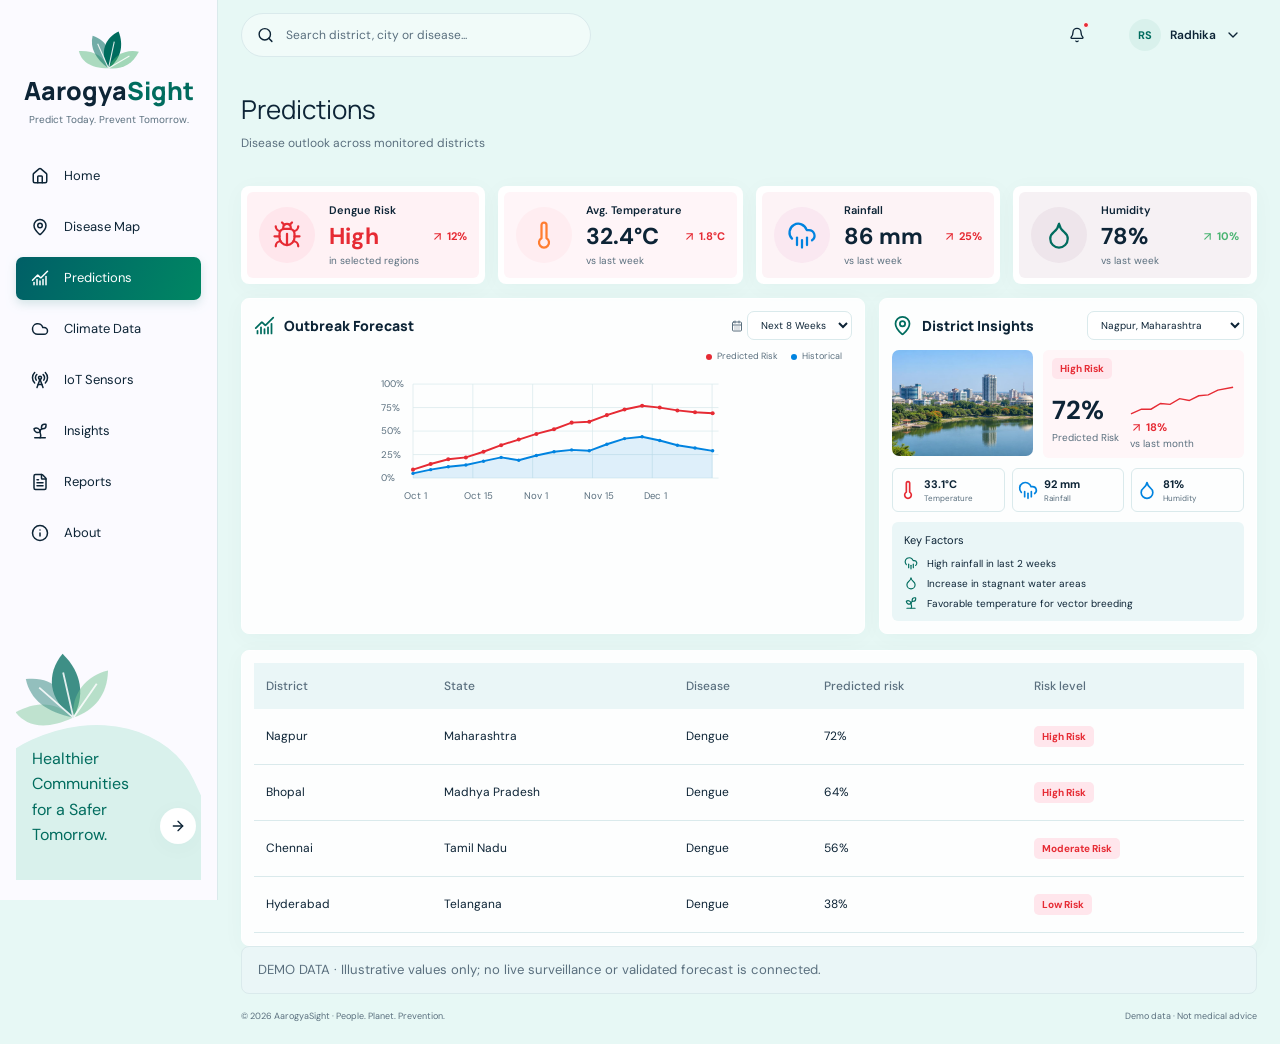
<file: Frontend/aarogyasight-html-css-js/aarogyasight/predictions.html>
<!DOCTYPE html>
<html lang="en"><head><meta charset="utf-8"/><meta content="width=device-width, initial-scale=1" name="viewport"/><link data-precedence="default" href="https://fonts.googleapis.com/css2?family=DM+Sans:wght@400;500;600;700&amp;family=Manrope:wght@400;500;600;700;800&amp;family=Caveat:wght@500;600&amp;display=swap" rel="stylesheet"/><title>AarogyaSight — Predictions</title><meta content="AarogyaSight predictions: regional health and environmental intelligence with illustrative data." name="description"/><meta content="AarogyaSight — Predictions" property="og:title"/><meta content="Explore predictions and environmental intelligence with AarogyaSight." property="og:description"/><meta content="website" property="og:type"/><meta content="summary_large_image" name="twitter:card"/><link href="styles.css" rel="stylesheet"/><link href="assets/favicon.svg" rel="icon"/></head><body><!--$--><div class="app-layout"><aside class="sidebar"><a class="brand" href="index.html"><svg aria-hidden="true" class="brand-mark" viewbox="0 0 90 60"><path d="M45 54C18 54 7 43 4 30c21-1 34 7 41 24" fill="var(--risk-low)" opacity=".45"></path><path d="M45 54C27 41 19 26 23 9c21 7 26 23 22 45" fill="var(--primary)" opacity=".55"></path><path d="M45 54C32 32 40 12 59 3c8 21 2 39-14 51" fill="var(--primary)"></path><path d="M45 54c6-18 24-27 42-23C78 49 63 56 45 54" fill="var(--risk-low)" opacity=".5"></path><path d="M45 54 53 17M45 54 30 20M45 54 74 37" fill="none" opacity=".85" stroke="var(--card)" stroke-width="1.5"></path></svg><div class="brand-name">Aarogya<span>Sight</span></div><div class="brand-tagline">Predict Today. Prevent Tomorrow.</div></a><nav aria-label="Main navigation" class="nav-list"><a class="nav-link" href="index.html" title="Home"><svg aria-hidden="true" class="lucide lucide-house" fill="none" height="24" stroke="currentColor" stroke-linecap="round" stroke-linejoin="round" stroke-width="2" viewbox="0 0 24 24" width="24" xmlns="http://www.w3.org/2000/svg"><path d="M15 21v-8a1 1 0 0 0-1-1h-4a1 1 0 0 0-1 1v8"></path><path d="M3 10a2 2 0 0 1 .709-1.528l7-6a2 2 0 0 1 2.582 0l7 6A2 2 0 0 1 21 10v9a2 2 0 0 1-2 2H5a2 2 0 0 1-2-2z"></path></svg><span class="nav-label">Home</span></a><a class="nav-link" href="disease-map.html" title="Disease Map"><svg aria-hidden="true" class="lucide lucide-map-pin" fill="none" height="24" stroke="currentColor" stroke-linecap="round" stroke-linejoin="round" stroke-width="2" viewbox="0 0 24 24" width="24" xmlns="http://www.w3.org/2000/svg"><path d="M20 10c0 4.993-5.539 10.193-7.399 11.799a1 1 0 0 1-1.202 0C9.539 20.193 4 14.993 4 10a8 8 0 0 1 16 0"></path><circle cx="12" cy="10" r="3"></circle></svg><span class="nav-label">Disease Map</span></a><a aria-current="page" class="nav-link active active" data-status="active" href="predictions.html" title="Predictions"><svg aria-hidden="true" class="lucide lucide-chart-no-axes-combined" fill="none" height="24" stroke="currentColor" stroke-linecap="round" stroke-linejoin="round" stroke-width="2" viewbox="0 0 24 24" width="24" xmlns="http://www.w3.org/2000/svg"><path d="M12 16v5"></path><path d="M16 14v7"></path><path d="M20 10v11"></path><path d="m22 3-8.646 8.646a.5.5 0 0 1-.708 0L9.354 8.354a.5.5 0 0 0-.707 0L2 15"></path><path d="M4 18v3"></path><path d="M8 14v7"></path></svg><span class="nav-label">Predictions</span></a><a class="nav-link" href="climate-data.html" title="Climate Data"><svg aria-hidden="true" class="lucide lucide-cloud" fill="none" height="24" stroke="currentColor" stroke-linecap="round" stroke-linejoin="round" stroke-width="2" viewbox="0 0 24 24" width="24" xmlns="http://www.w3.org/2000/svg"><path d="M17.5 19H9a7 7 0 1 1 6.71-9h1.79a4.5 4.5 0 1 1 0 9Z"></path></svg><span class="nav-label">Climate Data</span></a><a class="nav-link" href="iot-sensors.html" title="IoT Sensors"><svg aria-hidden="true" class="lucide lucide-radio-tower" fill="none" height="24" stroke="currentColor" stroke-linecap="round" stroke-linejoin="round" stroke-width="2" viewbox="0 0 24 24" width="24" xmlns="http://www.w3.org/2000/svg"><path d="M4.9 16.1C1 12.2 1 5.8 4.9 1.9"></path><path d="M7.8 4.7a6.14 6.14 0 0 0-.8 7.5"></path><circle cx="12" cy="9" r="2"></circle><path d="M16.2 4.8c2 2 2.26 5.11.8 7.47"></path><path d="M19.1 1.9a9.96 9.96 0 0 1 0 14.1"></path><path d="M9.5 18h5"></path><path d="m8 22 4-11 4 11"></path></svg><span class="nav-label">IoT Sensors</span></a><a class="nav-link" href="insights.html" title="Insights"><svg aria-hidden="true" class="lucide lucide-sprout" fill="none" height="24" stroke="currentColor" stroke-linecap="round" stroke-linejoin="round" stroke-width="2" viewbox="0 0 24 24" width="24" xmlns="http://www.w3.org/2000/svg"><path d="M14 9.536V7a4 4 0 0 1 4-4h1.5a.5.5 0 0 1 .5.5V5a4 4 0 0 1-4 4 4 4 0 0 0-4 4c0 2 1 3 1 5a5 5 0 0 1-1 3"></path><path d="M4 9a5 5 0 0 1 8 4 5 5 0 0 1-8-4"></path><path d="M5 21h14"></path></svg><span class="nav-label">Insights</span></a><a class="nav-link" href="reports.html" title="Reports"><svg aria-hidden="true" class="lucide lucide-file-text" fill="none" height="24" stroke="currentColor" stroke-linecap="round" stroke-linejoin="round" stroke-width="2" viewbox="0 0 24 24" width="24" xmlns="http://www.w3.org/2000/svg"><path d="M6 22a2 2 0 0 1-2-2V4a2 2 0 0 1 2-2h8a2.4 2.4 0 0 1 1.704.706l3.588 3.588A2.4 2.4 0 0 1 20 8v12a2 2 0 0 1-2 2z"></path><path d="M14 2v5a1 1 0 0 0 1 1h5"></path><path d="M10 9H8"></path><path d="M16 13H8"></path><path d="M16 17H8"></path></svg><span class="nav-label">Reports</span></a><a class="nav-link" href="about.html" title="About"><svg aria-hidden="true" class="lucide lucide-info" fill="none" height="24" stroke="currentColor" stroke-linecap="round" stroke-linejoin="round" stroke-width="2" viewbox="0 0 24 24" width="24" xmlns="http://www.w3.org/2000/svg"><circle cx="12" cy="12" r="10"></circle><path d="M12 16v-4"></path><path d="M12 8h.01"></path></svg><span class="nav-label">About</span></a></nav><div class="sidebar-bottom"><svg aria-hidden="true" class="sidebar-leaves" viewbox="0 0 90 60"><path d="M45 54C18 54 7 43 4 30c21-1 34 7 41 24" fill="var(--risk-low)" opacity=".45"></path><path d="M45 54C27 41 19 26 23 9c21 7 26 23 22 45" fill="var(--primary)" opacity=".55"></path><path d="M45 54C32 32 40 12 59 3c8 21 2 39-14 51" fill="var(--primary)"></path><path d="M45 54c6-18 24-27 42-23C78 49 63 56 45 54" fill="var(--risk-low)" opacity=".5"></path><path d="M45 54 53 17M45 54 30 20M45 54 74 37" fill="none" opacity=".85" stroke="var(--card)" stroke-width="1.5"></path></svg><p>Healthier<br/>Communities<br/>for a Safer<br/>Tomorrow.</p><a aria-label="About AarogyaSight" class="inline-flex items-center justify-center gap-2 whitespace-nowrap rounded-md text-sm font-medium cursor-pointer transition-colors focus-visible:outline-none focus-visible:ring-1 focus-visible:ring-ring disabled:pointer-events-none disabled:opacity-50 disabled:cursor-not-allowed [&amp;_svg]:pointer-events-none [&amp;_svg]:size-4 [&amp;_svg]:shrink-0 hover:bg-accent hover:text-accent-foreground h-9 w-9 round-arrow" href="about.html"><svg aria-hidden="true" class="lucide lucide-arrow-right" fill="none" height="24" stroke="currentColor" stroke-linecap="round" stroke-linejoin="round" stroke-width="2" viewbox="0 0 24 24" width="24" xmlns="http://www.w3.org/2000/svg"><path d="M5 12h14"></path><path d="m12 5 7 7-7 7"></path></svg></a></div></aside><main class="main"><header class="topbar"><button aria-label="Toggle navigation" class="inline-flex items-center justify-center gap-2 whitespace-nowrap rounded-md text-sm font-medium cursor-pointer transition-colors focus-visible:outline-none focus-visible:ring-1 focus-visible:ring-ring disabled:pointer-events-none disabled:opacity-50 disabled:cursor-not-allowed [&amp;_svg]:pointer-events-none [&amp;_svg]:size-4 [&amp;_svg]:shrink-0 hover:bg-accent hover:text-accent-foreground h-9 w-9 mobile-menu"><svg aria-hidden="true" class="lucide lucide-menu" fill="none" height="24" stroke="currentColor" stroke-linecap="round" stroke-linejoin="round" stroke-width="2" viewbox="0 0 24 24" width="24" xmlns="http://www.w3.org/2000/svg"><path d="M4 5h16"></path><path d="M4 12h16"></path><path d="M4 19h16"></path></svg></button><div class="search"><svg aria-hidden="true" class="lucide lucide-search" fill="none" height="24" stroke="currentColor" stroke-linecap="round" stroke-linejoin="round" stroke-width="2" viewbox="0 0 24 24" width="24" xmlns="http://www.w3.org/2000/svg"><path d="m21 21-4.34-4.34"></path><circle cx="11" cy="11" r="8"></circle></svg><input aria-label="Search district, city or disease" placeholder="Search district, city or disease..." value=""/></div><div class="account"><button aria-label="View notifications" class="inline-flex items-center justify-center gap-2 whitespace-nowrap rounded-md text-sm font-medium cursor-pointer transition-colors focus-visible:outline-none focus-visible:ring-1 focus-visible:ring-ring disabled:pointer-events-none disabled:opacity-50 disabled:cursor-not-allowed [&amp;_svg]:pointer-events-none [&amp;_svg]:size-4 [&amp;_svg]:shrink-0 hover:bg-accent hover:text-accent-foreground h-9 w-9 notification" title="Notifications"><svg aria-hidden="true" class="lucide lucide-bell" fill="none" height="24" stroke="currentColor" stroke-linecap="round" stroke-linejoin="round" stroke-width="2" viewbox="0 0 24 24" width="24" xmlns="http://www.w3.org/2000/svg"><path d="M10.268 21a2 2 0 0 0 3.464 0"></path><path d="M3.262 15.326A1 1 0 0 0 4 17h16a1 1 0 0 0 .74-1.673C19.41 13.956 18 12.499 18 8A6 6 0 0 0 6 8c0 4.499-1.411 5.956-2.738 7.326"></path></svg></button><button aria-label="Open profile" class="inline-flex items-center justify-center gap-2 whitespace-nowrap rounded-md text-sm font-medium cursor-pointer transition-colors focus-visible:outline-none focus-visible:ring-1 focus-visible:ring-ring disabled:pointer-events-none disabled:opacity-50 disabled:cursor-not-allowed [&amp;_svg]:pointer-events-none [&amp;_svg]:size-4 [&amp;_svg]:shrink-0 hover:bg-accent hover:text-accent-foreground h-9 px-4 py-2 profile"><span class="avatar">RS</span><span class="profile-name">Radhika</span><svg aria-hidden="true" class="lucide lucide-chevron-down" fill="none" height="24" stroke="currentColor" stroke-linecap="round" stroke-linejoin="round" stroke-width="2" viewbox="0 0 24 24" width="24" xmlns="http://www.w3.org/2000/svg"><path d="m6 9 6 6 6-6"></path></svg></button></div></header><div class="section-header"><div><h1>Predictions</h1><p>Disease outlook across monitored districts</p></div></div><div class="summary-grid"><div class="stat-card tone-danger"><div class="stat-inner"><div class="icon-disc"><svg aria-hidden="true" class="lucide lucide-bug" fill="none" height="24" stroke="currentColor" stroke-linecap="round" stroke-linejoin="round" stroke-width="2" viewbox="0 0 24 24" width="24" xmlns="http://www.w3.org/2000/svg"><path d="M12 20v-9"></path><path d="M14 7a4 4 0 0 1 4 4v3a6 6 0 0 1-12 0v-3a4 4 0 0 1 4-4z"></path><path d="M14.12 3.88 16 2"></path><path d="M21 21a4 4 0 0 0-3.81-4"></path><path d="M21 5a4 4 0 0 1-3.55 3.97"></path><path d="M22 13h-4"></path><path d="M3 21a4 4 0 0 1 3.81-4"></path><path d="M3 5a4 4 0 0 0 3.55 3.97"></path><path d="M6 13H2"></path><path d="m8 2 1.88 1.88"></path><path d="M9 7.13V6a3 3 0 1 1 6 0v1.13"></path></svg></div><div class="stat-copy"><div class="stat-label">Dengue Risk</div><div class="stat-value-row"><strong class="stat-value risk-text">High</strong><span class="trend"><svg aria-hidden="true" class="lucide lucide-arrow-up-right" fill="none" height="24" stroke="currentColor" stroke-linecap="round" stroke-linejoin="round" stroke-width="2" viewbox="0 0 24 24" width="24" xmlns="http://www.w3.org/2000/svg"><path d="M7 7h10v10"></path><path d="M7 17 17 7"></path></svg>12%</span></div><div class="stat-note">in selected regions</div></div></div></div><div class="stat-card tone-warm"><div class="stat-inner"><div class="icon-disc"><svg aria-hidden="true" class="lucide lucide-thermometer" fill="none" height="24" stroke="currentColor" stroke-linecap="round" stroke-linejoin="round" stroke-width="2" viewbox="0 0 24 24" width="24" xmlns="http://www.w3.org/2000/svg"><path d="M14 4v10.54a4 4 0 1 1-4 0V4a2 2 0 0 1 4 0Z"></path></svg></div><div class="stat-copy"><div class="stat-label">Avg. Temperature</div><div class="stat-value-row"><strong class="stat-value">32.4°C</strong><span class="trend"><svg aria-hidden="true" class="lucide lucide-arrow-up-right" fill="none" height="24" stroke="currentColor" stroke-linecap="round" stroke-linejoin="round" stroke-width="2" viewbox="0 0 24 24" width="24" xmlns="http://www.w3.org/2000/svg"><path d="M7 7h10v10"></path><path d="M7 17 17 7"></path></svg>1.8°C</span></div><div class="stat-note">vs last week</div></div></div></div><div class="stat-card tone-blue"><div class="stat-inner"><div class="icon-disc"><svg aria-hidden="true" class="lucide lucide-cloud-rain" fill="none" height="24" stroke="currentColor" stroke-linecap="round" stroke-linejoin="round" stroke-width="2" viewbox="0 0 24 24" width="24" xmlns="http://www.w3.org/2000/svg"><path d="M4 14.899A7 7 0 1 1 15.71 8h1.79a4.5 4.5 0 0 1 2.5 8.242"></path><path d="M16 14v6"></path><path d="M8 14v6"></path><path d="M12 16v6"></path></svg></div><div class="stat-copy"><div class="stat-label">Rainfall</div><div class="stat-value-row"><strong class="stat-value">86 mm</strong><span class="trend"><svg aria-hidden="true" class="lucide lucide-arrow-up-right" fill="none" height="24" stroke="currentColor" stroke-linecap="round" stroke-linejoin="round" stroke-width="2" viewbox="0 0 24 24" width="24" xmlns="http://www.w3.org/2000/svg"><path d="M7 7h10v10"></path><path d="M7 17 17 7"></path></svg>25%</span></div><div class="stat-note">vs last week</div></div></div></div><div class="stat-card tone-green"><div class="stat-inner"><div class="icon-disc"><svg aria-hidden="true" class="lucide lucide-droplet" fill="none" height="24" stroke="currentColor" stroke-linecap="round" stroke-linejoin="round" stroke-width="2" viewbox="0 0 24 24" width="24" xmlns="http://www.w3.org/2000/svg"><path d="M12 22a7 7 0 0 0 7-7c0-2-1-3.9-3-5.5s-3.5-4-4-6.5c-.5 2.5-2 4.9-4 6.5C6 11.1 5 13 5 15a7 7 0 0 0 7 7z"></path></svg></div><div class="stat-copy"><div class="stat-label">Humidity</div><div class="stat-value-row"><strong class="stat-value">78%</strong><span class="trend good"><svg aria-hidden="true" class="lucide lucide-arrow-up-right" fill="none" height="24" stroke="currentColor" stroke-linecap="round" stroke-linejoin="round" stroke-width="2" viewbox="0 0 24 24" width="24" xmlns="http://www.w3.org/2000/svg"><path d="M7 7h10v10"></path><path d="M7 17 17 7"></path></svg>10%</span></div><div class="stat-note">vs last week</div></div></div></div></div><div class="content-grid"><section class="panel"><div class="panel-heading"><div class="panel-title"><svg aria-hidden="true" class="lucide lucide-chart-no-axes-combined" fill="none" height="24" stroke="currentColor" stroke-linecap="round" stroke-linejoin="round" stroke-width="2" viewbox="0 0 24 24" width="24" xmlns="http://www.w3.org/2000/svg"><path d="M12 16v5"></path><path d="M16 14v7"></path><path d="M20 10v11"></path><path d="m22 3-8.646 8.646a.5.5 0 0 1-.708 0L9.354 8.354a.5.5 0 0 0-.707 0L2 15"></path><path d="M4 18v3"></path><path d="M8 14v7"></path></svg><h3>Outbreak Forecast</h3></div><label class="flex items-center gap-1"><svg aria-hidden="true" class="lucide lucide-calendar-days size-3 text-muted-foreground" fill="none" height="24" stroke="currentColor" stroke-linecap="round" stroke-linejoin="round" stroke-width="2" viewbox="0 0 24 24" width="24" xmlns="http://www.w3.org/2000/svg"><path d="M8 2v4"></path><path d="M16 2v4"></path><rect height="18" rx="2" width="18" x="3" y="4"></rect><path d="M3 10h18"></path><path d="M8 14h.01"></path><path d="M12 14h.01"></path><path d="M16 14h.01"></path><path d="M8 18h.01"></path><path d="M12 18h.01"></path><path d="M16 18h.01"></path></svg><select aria-label="Forecast period" class="compact-select"><option selected="" value="8">Next 8 Weeks</option><option value="4">Next 4 Weeks</option></select></label></div><div class="chart-legend"><span><i></i>Predicted Risk</span><span><i></i>Historical</span></div><svg aria-label="Sample outbreak forecast, predicted risk compared with historical data" class="forecast-svg" role="img" viewbox="0 0 330 132"><g><line class="chart-grid" x1="34" x2="320" y1="104" y2="104"></line><text class="chart-label" x="4" y="107">0<!-- -->%</text></g><g><line class="chart-grid" x1="34" x2="320" y1="82" y2="82"></line><text class="chart-label" x="4" y="85">25<!-- -->%</text></g><g><line class="chart-grid" x1="34" x2="320" y1="60" y2="60"></line><text class="chart-label" x="4" y="63">50<!-- -->%</text></g><g><line class="chart-grid" x1="34" x2="320" y1="38" y2="38"></line><text class="chart-label" x="4" y="41">75<!-- -->%</text></g><g><line class="chart-grid" x1="34" x2="320" y1="16" y2="16"></line><text class="chart-label" x="4" y="19">100<!-- -->%</text></g><g><line class="chart-grid" x1="34" x2="34" y1="16" y2="104"></line><text class="chart-label" x="26" y="124">Oct 1</text></g><g><line class="chart-grid" x1="90" x2="90" y1="16" y2="104"></line><text class="chart-label" x="82" y="124">Oct 15</text></g><g><line class="chart-grid" x1="146" x2="146" y1="16" y2="104"></line><text class="chart-label" x="138" y="124">Nov 1</text></g><g><line class="chart-grid" x1="202" x2="202" y1="16" y2="104"></line><text class="chart-label" x="194" y="124">Nov 15</text></g><g><line class="chart-grid" x1="258" x2="258" y1="16" y2="104"></line><text class="chart-label" x="250" y="124">Dec 1</text></g><g><line class="chart-grid" x1="314" x2="314" y1="16" y2="104"></line><text class="chart-label" x="306" y="124"></text></g><path class="historical-area" d="M34 104 L34 99.6 L50.5 96.08 L67 93.44 L83.5 91.68 L100 88.16 L116.5 84.64 L133 87.28 L149.5 82.88 L166 79.36 L182.5 77.6 L199 78.48 L215.5 72.32 L232 67.03999999999999 L248.5 65.28 L265 68.8 L281.5 73.2 L298 75.84 L314.5 78.48 L314.5 104Z"></path><polyline class="prediction-line" points="34,96.08 50.5,90.8 67,86.4 83.5,84.64 100,79.36 116.5,73.2 133,67.92 149.5,62.64 166,58.24 182.5,52.08 199,51.2 215.5,45.04 232,39.760000000000005 248.5,36.239999999999995 265,38 281.5,40.64 298,42.4 314.5,43.28"></polyline><polyline class="historical-line" points="34,99.6 50.5,96.08 67,93.44 83.5,91.68 100,88.16 116.5,84.64 133,87.28 149.5,82.88 166,79.36 182.5,77.6 199,78.48 215.5,72.32 232,67.03999999999999 248.5,65.28 265,68.8 281.5,73.2 298,75.84 314.5,78.48"></polyline><circle class="prediction-dot" cx="34" cy="96.08" r="1.9"></circle><circle class="prediction-dot" cx="50.5" cy="90.8" r="1.9"></circle><circle class="prediction-dot" cx="67" cy="86.4" r="1.9"></circle><circle class="prediction-dot" cx="83.5" cy="84.64" r="1.9"></circle><circle class="prediction-dot" cx="100" cy="79.36" r="1.9"></circle><circle class="prediction-dot" cx="116.5" cy="73.2" r="1.9"></circle><circle class="prediction-dot" cx="133" cy="67.92" r="1.9"></circle><circle class="prediction-dot" cx="149.5" cy="62.64" r="1.9"></circle><circle class="prediction-dot" cx="166" cy="58.24" r="1.9"></circle><circle class="prediction-dot" cx="182.5" cy="52.08" r="1.9"></circle><circle class="prediction-dot" cx="199" cy="51.2" r="1.9"></circle><circle class="prediction-dot" cx="215.5" cy="45.04" r="1.9"></circle><circle class="prediction-dot" cx="232" cy="39.760000000000005" r="1.9"></circle><circle class="prediction-dot" cx="248.5" cy="36.239999999999995" r="1.9"></circle><circle class="prediction-dot" cx="265" cy="38" r="1.9"></circle><circle class="prediction-dot" cx="281.5" cy="40.64" r="1.9"></circle><circle class="prediction-dot" cx="298" cy="42.4" r="1.9"></circle><circle class="prediction-dot" cx="314.5" cy="43.28" r="1.9"></circle><circle class="historical-dot" cx="34" cy="99.6" r="1.6"></circle><circle class="historical-dot" cx="50.5" cy="96.08" r="1.6"></circle><circle class="historical-dot" cx="67" cy="93.44" r="1.6"></circle><circle class="historical-dot" cx="83.5" cy="91.68" r="1.6"></circle><circle class="historical-dot" cx="100" cy="88.16" r="1.6"></circle><circle class="historical-dot" cx="116.5" cy="84.64" r="1.6"></circle><circle class="historical-dot" cx="133" cy="87.28" r="1.6"></circle><circle class="historical-dot" cx="149.5" cy="82.88" r="1.6"></circle><circle class="historical-dot" cx="166" cy="79.36" r="1.6"></circle><circle class="historical-dot" cx="182.5" cy="77.6" r="1.6"></circle><circle class="historical-dot" cx="199" cy="78.48" r="1.6"></circle><circle class="historical-dot" cx="215.5" cy="72.32" r="1.6"></circle><circle class="historical-dot" cx="232" cy="67.03999999999999" r="1.6"></circle><circle class="historical-dot" cx="248.5" cy="65.28" r="1.6"></circle><circle class="historical-dot" cx="265" cy="68.8" r="1.6"></circle><circle class="historical-dot" cx="281.5" cy="73.2" r="1.6"></circle><circle class="historical-dot" cx="298" cy="75.84" r="1.6"></circle><circle class="historical-dot" cx="314.5" cy="78.48" r="1.6"></circle></svg></section><section class="panel" data-panel="district"><div class="panel-heading"><div class="panel-title"><svg aria-hidden="true" class="lucide lucide-map-pin" fill="none" height="24" stroke="currentColor" stroke-linecap="round" stroke-linejoin="round" stroke-width="2" viewbox="0 0 24 24" width="24" xmlns="http://www.w3.org/2000/svg"><path d="M20 10c0 4.993-5.539 10.193-7.399 11.799a1 1 0 0 1-1.202 0C9.539 20.193 4 14.993 4 10a8 8 0 0 1 16 0"></path><circle cx="12" cy="10" r="3"></circle></svg><h3>District Insights</h3></div><select aria-label="Select district" class="compact-select"><option selected="" value="0">Nagpur<!-- -->, <!-- -->Maharashtra</option><option value="1">Bhopal<!-- -->, <!-- -->Madhya Pradesh</option><option value="2">Chennai<!-- -->, <!-- -->Tamil Nadu</option><option value="3">Hyderabad<!-- -->, <!-- -->Telangana</option></select></div><div class="district-overview"><img alt="Illustrative green Indian city skyline" class="district-image" height="512" src="assets/nagpur.jpg" width="768"/><div class="district-risk"><span class="risk-badge">High Risk</span><div class="district-risk-content"><div><strong class="district-value">72<!-- -->%</strong><div class="tiny">Predicted Risk</div></div><div><svg aria-hidden="true" class="sparkline" viewbox="0 0 110 35"><path d="M1 30 12 25 22 25 32 19 42 20 52 14 62 16 72 11 82 10 92 5 108 2" fill="none" stroke="currentColor" stroke-width="1.5"></path></svg><span class="trend"><svg aria-hidden="true" class="lucide lucide-arrow-up-right" fill="none" height="24" stroke="currentColor" stroke-linecap="round" stroke-linejoin="round" stroke-width="2" viewbox="0 0 24 24" width="24" xmlns="http://www.w3.org/2000/svg"><path d="M7 7h10v10"></path><path d="M7 17 17 7"></path></svg>18%</span><div class="tiny">vs last month</div></div></div></div></div><div class="district-weather"><div class="weather-item tone-danger"><svg aria-hidden="true" class="lucide lucide-thermometer" fill="none" height="24" stroke="currentColor" stroke-linecap="round" stroke-linejoin="round" stroke-width="2" viewbox="0 0 24 24" width="24" xmlns="http://www.w3.org/2000/svg"><path d="M14 4v10.54a4 4 0 1 1-4 0V4a2 2 0 0 1 4 0Z"></path></svg><div><strong>33.1°C</strong><div class="tiny">Temperature</div></div></div><div class="weather-item tone-blue"><svg aria-hidden="true" class="lucide lucide-cloud-rain" fill="none" height="24" stroke="currentColor" stroke-linecap="round" stroke-linejoin="round" stroke-width="2" viewbox="0 0 24 24" width="24" xmlns="http://www.w3.org/2000/svg"><path d="M4 14.899A7 7 0 1 1 15.71 8h1.79a4.5 4.5 0 0 1 2.5 8.242"></path><path d="M16 14v6"></path><path d="M8 14v6"></path><path d="M12 16v6"></path></svg><div><strong>92 mm</strong><div class="tiny">Rainfall</div></div></div><div class="weather-item tone-blue"><svg aria-hidden="true" class="lucide lucide-droplet" fill="none" height="24" stroke="currentColor" stroke-linecap="round" stroke-linejoin="round" stroke-width="2" viewbox="0 0 24 24" width="24" xmlns="http://www.w3.org/2000/svg"><path d="M12 22a7 7 0 0 0 7-7c0-2-1-3.9-3-5.5s-3.5-4-4-6.5c-.5 2.5-2 4.9-4 6.5C6 11.1 5 13 5 15a7 7 0 0 0 7 7z"></path></svg><div><strong>81%</strong><div class="tiny">Humidity</div></div></div></div><div class="key-factors"><h4>Key Factors</h4><div class="factor"><svg aria-hidden="true" class="lucide lucide-cloud-rain" fill="none" height="24" stroke="currentColor" stroke-linecap="round" stroke-linejoin="round" stroke-width="2" viewbox="0 0 24 24" width="24" xmlns="http://www.w3.org/2000/svg"><path d="M4 14.899A7 7 0 1 1 15.71 8h1.79a4.5 4.5 0 0 1 2.5 8.242"></path><path d="M16 14v6"></path><path d="M8 14v6"></path><path d="M12 16v6"></path></svg>High rainfall in last 2 weeks</div><div class="factor"><svg aria-hidden="true" class="lucide lucide-droplet" fill="none" height="24" stroke="currentColor" stroke-linecap="round" stroke-linejoin="round" stroke-width="2" viewbox="0 0 24 24" width="24" xmlns="http://www.w3.org/2000/svg"><path d="M12 22a7 7 0 0 0 7-7c0-2-1-3.9-3-5.5s-3.5-4-4-6.5c-.5 2.5-2 4.9-4 6.5C6 11.1 5 13 5 15a7 7 0 0 0 7 7z"></path></svg>Increase in stagnant water areas</div><div class="factor"><svg aria-hidden="true" class="lucide lucide-sprout" fill="none" height="24" stroke="currentColor" stroke-linecap="round" stroke-linejoin="round" stroke-width="2" viewbox="0 0 24 24" width="24" xmlns="http://www.w3.org/2000/svg"><path d="M14 9.536V7a4 4 0 0 1 4-4h1.5a.5.5 0 0 1 .5.5V5a4 4 0 0 1-4 4 4 4 0 0 0-4 4c0 2 1 3 1 5a5 5 0 0 1-1 3"></path><path d="M4 9a5 5 0 0 1 8 4 5 5 0 0 1-8-4"></path><path d="M5 21h14"></path></svg>Favorable temperature for vector breeding</div></div></section></div><div class="mt-4"><section class="panel data-table-wrap"><table class="data-table"><thead><tr><th>District</th><th>State</th><th>Disease</th><th>Predicted risk</th><th>Risk level</th></tr></thead><tbody><tr><td>Nagpur</td><td>Maharashtra</td><td>Dengue</td><td>72<!-- -->%</td><td><span class="risk-badge">High Risk</span></td></tr><tr><td>Bhopal</td><td>Madhya Pradesh</td><td>Dengue</td><td>64<!-- -->%</td><td><span class="risk-badge">High Risk</span></td></tr><tr><td>Chennai</td><td>Tamil Nadu</td><td>Dengue</td><td>56<!-- -->%</td><td><span class="risk-badge">Moderate Risk</span></td></tr><tr><td>Hyderabad</td><td>Telangana</td><td>Dengue</td><td>38<!-- -->%</td><td><span class="risk-badge">Low Risk</span></td></tr></tbody></table></section></div><footer class="page-foot"><span>© 2026 AarogyaSight · People. Planet. Prevention.</span><span>Demo data · Not medical advice</span></footer></main></div><!--/$--><script defer="True" src="app.js"></script></body></html>
</file>
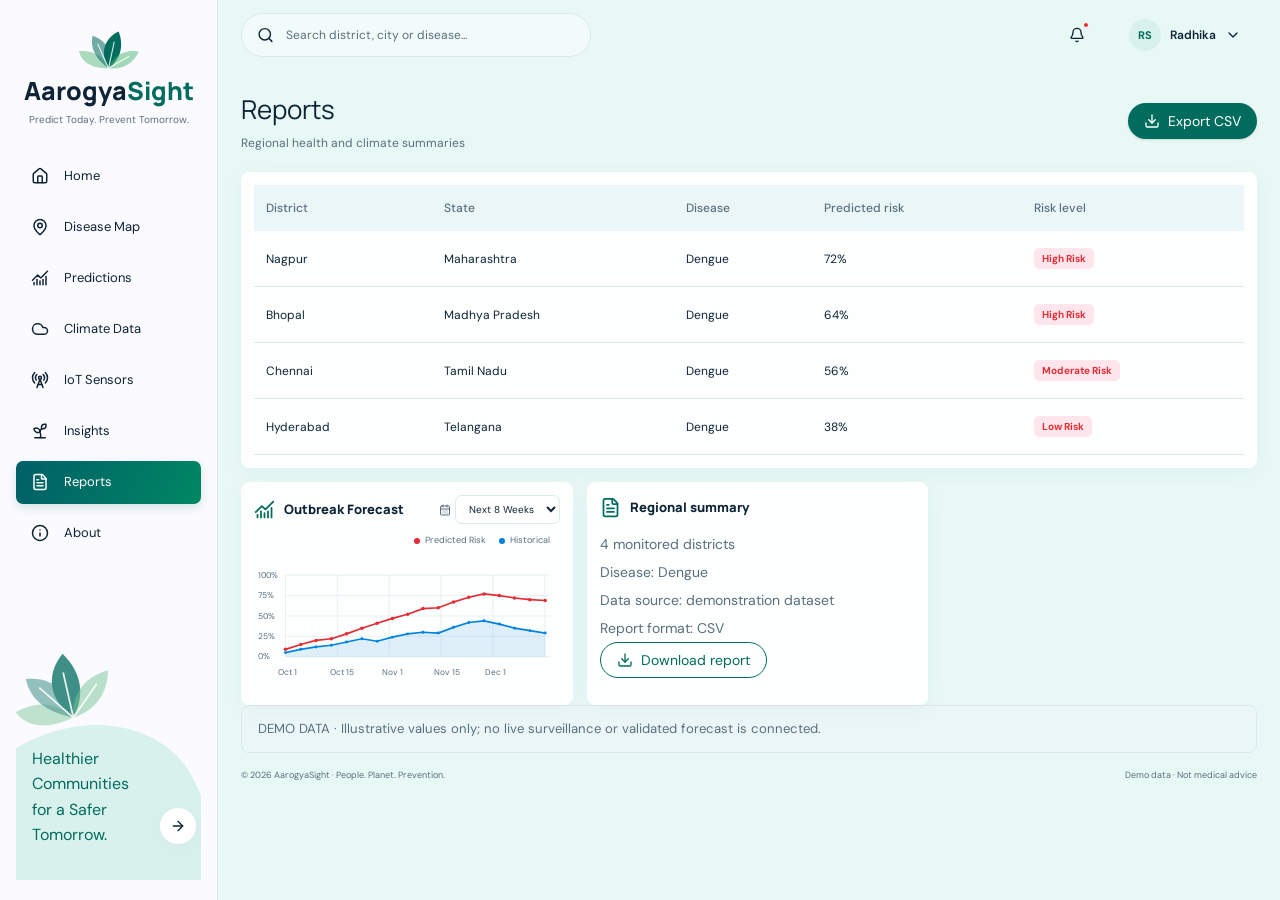
<file: Frontend/aarogyasight-html-css-js/aarogyasight/reports.html>
<!DOCTYPE html>
<html lang="en"><head><meta charset="utf-8"/><meta content="width=device-width, initial-scale=1" name="viewport"/><link data-precedence="default" href="https://fonts.googleapis.com/css2?family=DM+Sans:wght@400;500;600;700&amp;family=Manrope:wght@400;500;600;700;800&amp;family=Caveat:wght@500;600&amp;display=swap" rel="stylesheet"/><title>AarogyaSight — Reports</title><meta content="AarogyaSight reports: regional health and environmental intelligence with illustrative data." name="description"/><meta content="AarogyaSight — Reports" property="og:title"/><meta content="Explore reports and environmental intelligence with AarogyaSight." property="og:description"/><meta content="website" property="og:type"/><meta content="summary_large_image" name="twitter:card"/><link href="styles.css" rel="stylesheet"/><link href="assets/favicon.svg" rel="icon"/></head><body><!--$--><div class="app-layout"><aside class="sidebar"><a class="brand" href="index.html"><svg aria-hidden="true" class="brand-mark" viewbox="0 0 90 60"><path d="M45 54C18 54 7 43 4 30c21-1 34 7 41 24" fill="var(--risk-low)" opacity=".45"></path><path d="M45 54C27 41 19 26 23 9c21 7 26 23 22 45" fill="var(--primary)" opacity=".55"></path><path d="M45 54C32 32 40 12 59 3c8 21 2 39-14 51" fill="var(--primary)"></path><path d="M45 54c6-18 24-27 42-23C78 49 63 56 45 54" fill="var(--risk-low)" opacity=".5"></path><path d="M45 54 53 17M45 54 30 20M45 54 74 37" fill="none" opacity=".85" stroke="var(--card)" stroke-width="1.5"></path></svg><div class="brand-name">Aarogya<span>Sight</span></div><div class="brand-tagline">Predict Today. Prevent Tomorrow.</div></a><nav aria-label="Main navigation" class="nav-list"><a class="nav-link" href="index.html" title="Home"><svg aria-hidden="true" class="lucide lucide-house" fill="none" height="24" stroke="currentColor" stroke-linecap="round" stroke-linejoin="round" stroke-width="2" viewbox="0 0 24 24" width="24" xmlns="http://www.w3.org/2000/svg"><path d="M15 21v-8a1 1 0 0 0-1-1h-4a1 1 0 0 0-1 1v8"></path><path d="M3 10a2 2 0 0 1 .709-1.528l7-6a2 2 0 0 1 2.582 0l7 6A2 2 0 0 1 21 10v9a2 2 0 0 1-2 2H5a2 2 0 0 1-2-2z"></path></svg><span class="nav-label">Home</span></a><a class="nav-link" href="disease-map.html" title="Disease Map"><svg aria-hidden="true" class="lucide lucide-map-pin" fill="none" height="24" stroke="currentColor" stroke-linecap="round" stroke-linejoin="round" stroke-width="2" viewbox="0 0 24 24" width="24" xmlns="http://www.w3.org/2000/svg"><path d="M20 10c0 4.993-5.539 10.193-7.399 11.799a1 1 0 0 1-1.202 0C9.539 20.193 4 14.993 4 10a8 8 0 0 1 16 0"></path><circle cx="12" cy="10" r="3"></circle></svg><span class="nav-label">Disease Map</span></a><a class="nav-link" href="predictions.html" title="Predictions"><svg aria-hidden="true" class="lucide lucide-chart-no-axes-combined" fill="none" height="24" stroke="currentColor" stroke-linecap="round" stroke-linejoin="round" stroke-width="2" viewbox="0 0 24 24" width="24" xmlns="http://www.w3.org/2000/svg"><path d="M12 16v5"></path><path d="M16 14v7"></path><path d="M20 10v11"></path><path d="m22 3-8.646 8.646a.5.5 0 0 1-.708 0L9.354 8.354a.5.5 0 0 0-.707 0L2 15"></path><path d="M4 18v3"></path><path d="M8 14v7"></path></svg><span class="nav-label">Predictions</span></a><a class="nav-link" href="climate-data.html" title="Climate Data"><svg aria-hidden="true" class="lucide lucide-cloud" fill="none" height="24" stroke="currentColor" stroke-linecap="round" stroke-linejoin="round" stroke-width="2" viewbox="0 0 24 24" width="24" xmlns="http://www.w3.org/2000/svg"><path d="M17.5 19H9a7 7 0 1 1 6.71-9h1.79a4.5 4.5 0 1 1 0 9Z"></path></svg><span class="nav-label">Climate Data</span></a><a class="nav-link" href="iot-sensors.html" title="IoT Sensors"><svg aria-hidden="true" class="lucide lucide-radio-tower" fill="none" height="24" stroke="currentColor" stroke-linecap="round" stroke-linejoin="round" stroke-width="2" viewbox="0 0 24 24" width="24" xmlns="http://www.w3.org/2000/svg"><path d="M4.9 16.1C1 12.2 1 5.8 4.9 1.9"></path><path d="M7.8 4.7a6.14 6.14 0 0 0-.8 7.5"></path><circle cx="12" cy="9" r="2"></circle><path d="M16.2 4.8c2 2 2.26 5.11.8 7.47"></path><path d="M19.1 1.9a9.96 9.96 0 0 1 0 14.1"></path><path d="M9.5 18h5"></path><path d="m8 22 4-11 4 11"></path></svg><span class="nav-label">IoT Sensors</span></a><a class="nav-link" href="insights.html" title="Insights"><svg aria-hidden="true" class="lucide lucide-sprout" fill="none" height="24" stroke="currentColor" stroke-linecap="round" stroke-linejoin="round" stroke-width="2" viewbox="0 0 24 24" width="24" xmlns="http://www.w3.org/2000/svg"><path d="M14 9.536V7a4 4 0 0 1 4-4h1.5a.5.5 0 0 1 .5.5V5a4 4 0 0 1-4 4 4 4 0 0 0-4 4c0 2 1 3 1 5a5 5 0 0 1-1 3"></path><path d="M4 9a5 5 0 0 1 8 4 5 5 0 0 1-8-4"></path><path d="M5 21h14"></path></svg><span class="nav-label">Insights</span></a><a aria-current="page" class="nav-link active active" data-status="active" href="reports.html" title="Reports"><svg aria-hidden="true" class="lucide lucide-file-text" fill="none" height="24" stroke="currentColor" stroke-linecap="round" stroke-linejoin="round" stroke-width="2" viewbox="0 0 24 24" width="24" xmlns="http://www.w3.org/2000/svg"><path d="M6 22a2 2 0 0 1-2-2V4a2 2 0 0 1 2-2h8a2.4 2.4 0 0 1 1.704.706l3.588 3.588A2.4 2.4 0 0 1 20 8v12a2 2 0 0 1-2 2z"></path><path d="M14 2v5a1 1 0 0 0 1 1h5"></path><path d="M10 9H8"></path><path d="M16 13H8"></path><path d="M16 17H8"></path></svg><span class="nav-label">Reports</span></a><a class="nav-link" href="about.html" title="About"><svg aria-hidden="true" class="lucide lucide-info" fill="none" height="24" stroke="currentColor" stroke-linecap="round" stroke-linejoin="round" stroke-width="2" viewbox="0 0 24 24" width="24" xmlns="http://www.w3.org/2000/svg"><circle cx="12" cy="12" r="10"></circle><path d="M12 16v-4"></path><path d="M12 8h.01"></path></svg><span class="nav-label">About</span></a></nav><div class="sidebar-bottom"><svg aria-hidden="true" class="sidebar-leaves" viewbox="0 0 90 60"><path d="M45 54C18 54 7 43 4 30c21-1 34 7 41 24" fill="var(--risk-low)" opacity=".45"></path><path d="M45 54C27 41 19 26 23 9c21 7 26 23 22 45" fill="var(--primary)" opacity=".55"></path><path d="M45 54C32 32 40 12 59 3c8 21 2 39-14 51" fill="var(--primary)"></path><path d="M45 54c6-18 24-27 42-23C78 49 63 56 45 54" fill="var(--risk-low)" opacity=".5"></path><path d="M45 54 53 17M45 54 30 20M45 54 74 37" fill="none" opacity=".85" stroke="var(--card)" stroke-width="1.5"></path></svg><p>Healthier<br/>Communities<br/>for a Safer<br/>Tomorrow.</p><a aria-label="About AarogyaSight" class="inline-flex items-center justify-center gap-2 whitespace-nowrap rounded-md text-sm font-medium cursor-pointer transition-colors focus-visible:outline-none focus-visible:ring-1 focus-visible:ring-ring disabled:pointer-events-none disabled:opacity-50 disabled:cursor-not-allowed [&amp;_svg]:pointer-events-none [&amp;_svg]:size-4 [&amp;_svg]:shrink-0 hover:bg-accent hover:text-accent-foreground h-9 w-9 round-arrow" href="about.html"><svg aria-hidden="true" class="lucide lucide-arrow-right" fill="none" height="24" stroke="currentColor" stroke-linecap="round" stroke-linejoin="round" stroke-width="2" viewbox="0 0 24 24" width="24" xmlns="http://www.w3.org/2000/svg"><path d="M5 12h14"></path><path d="m12 5 7 7-7 7"></path></svg></a></div></aside><main class="main"><header class="topbar"><button aria-label="Toggle navigation" class="inline-flex items-center justify-center gap-2 whitespace-nowrap rounded-md text-sm font-medium cursor-pointer transition-colors focus-visible:outline-none focus-visible:ring-1 focus-visible:ring-ring disabled:pointer-events-none disabled:opacity-50 disabled:cursor-not-allowed [&amp;_svg]:pointer-events-none [&amp;_svg]:size-4 [&amp;_svg]:shrink-0 hover:bg-accent hover:text-accent-foreground h-9 w-9 mobile-menu"><svg aria-hidden="true" class="lucide lucide-menu" fill="none" height="24" stroke="currentColor" stroke-linecap="round" stroke-linejoin="round" stroke-width="2" viewbox="0 0 24 24" width="24" xmlns="http://www.w3.org/2000/svg"><path d="M4 5h16"></path><path d="M4 12h16"></path><path d="M4 19h16"></path></svg></button><div class="search"><svg aria-hidden="true" class="lucide lucide-search" fill="none" height="24" stroke="currentColor" stroke-linecap="round" stroke-linejoin="round" stroke-width="2" viewbox="0 0 24 24" width="24" xmlns="http://www.w3.org/2000/svg"><path d="m21 21-4.34-4.34"></path><circle cx="11" cy="11" r="8"></circle></svg><input aria-label="Search district, city or disease" placeholder="Search district, city or disease..." value=""/></div><div class="account"><button aria-label="View notifications" class="inline-flex items-center justify-center gap-2 whitespace-nowrap rounded-md text-sm font-medium cursor-pointer transition-colors focus-visible:outline-none focus-visible:ring-1 focus-visible:ring-ring disabled:pointer-events-none disabled:opacity-50 disabled:cursor-not-allowed [&amp;_svg]:pointer-events-none [&amp;_svg]:size-4 [&amp;_svg]:shrink-0 hover:bg-accent hover:text-accent-foreground h-9 w-9 notification" title="Notifications"><svg aria-hidden="true" class="lucide lucide-bell" fill="none" height="24" stroke="currentColor" stroke-linecap="round" stroke-linejoin="round" stroke-width="2" viewbox="0 0 24 24" width="24" xmlns="http://www.w3.org/2000/svg"><path d="M10.268 21a2 2 0 0 0 3.464 0"></path><path d="M3.262 15.326A1 1 0 0 0 4 17h16a1 1 0 0 0 .74-1.673C19.41 13.956 18 12.499 18 8A6 6 0 0 0 6 8c0 4.499-1.411 5.956-2.738 7.326"></path></svg></button><button aria-label="Open profile" class="inline-flex items-center justify-center gap-2 whitespace-nowrap rounded-md text-sm font-medium cursor-pointer transition-colors focus-visible:outline-none focus-visible:ring-1 focus-visible:ring-ring disabled:pointer-events-none disabled:opacity-50 disabled:cursor-not-allowed [&amp;_svg]:pointer-events-none [&amp;_svg]:size-4 [&amp;_svg]:shrink-0 hover:bg-accent hover:text-accent-foreground h-9 px-4 py-2 profile"><span class="avatar">RS</span><span class="profile-name">Radhika</span><svg aria-hidden="true" class="lucide lucide-chevron-down" fill="none" height="24" stroke="currentColor" stroke-linecap="round" stroke-linejoin="round" stroke-width="2" viewbox="0 0 24 24" width="24" xmlns="http://www.w3.org/2000/svg"><path d="m6 9 6 6 6-6"></path></svg></button></div></header><div class="section-header"><div><h1>Reports</h1><p>Regional health and climate summaries</p></div><button class="inline-flex items-center justify-center gap-2 whitespace-nowrap text-sm font-medium cursor-pointer transition-colors focus-visible:outline-none focus-visible:ring-1 focus-visible:ring-ring disabled:pointer-events-none disabled:opacity-50 disabled:cursor-not-allowed [&amp;_svg]:pointer-events-none [&amp;_svg]:size-4 [&amp;_svg]:shrink-0 bg-primary text-primary-foreground hover:bg-primary/90 rounded-full shadow-sm h-9 px-4 py-2"><svg aria-hidden="true" class="lucide lucide-download" fill="none" height="24" stroke="currentColor" stroke-linecap="round" stroke-linejoin="round" stroke-width="2" viewbox="0 0 24 24" width="24" xmlns="http://www.w3.org/2000/svg"><path d="M12 15V3"></path><path d="M21 15v4a2 2 0 0 1-2 2H5a2 2 0 0 1-2-2v-4"></path><path d="m7 10 5 5 5-5"></path></svg>Export CSV</button></div><section class="panel data-table-wrap"><table class="data-table"><thead><tr><th>District</th><th>State</th><th>Disease</th><th>Predicted risk</th><th>Risk level</th></tr></thead><tbody><tr><td>Nagpur</td><td>Maharashtra</td><td>Dengue</td><td>72<!-- -->%</td><td><span class="risk-badge">High Risk</span></td></tr><tr><td>Bhopal</td><td>Madhya Pradesh</td><td>Dengue</td><td>64<!-- -->%</td><td><span class="risk-badge">High Risk</span></td></tr><tr><td>Chennai</td><td>Tamil Nadu</td><td>Dengue</td><td>56<!-- -->%</td><td><span class="risk-badge">Moderate Risk</span></td></tr><tr><td>Hyderabad</td><td>Telangana</td><td>Dengue</td><td>38<!-- -->%</td><td><span class="risk-badge">Low Risk</span></td></tr></tbody></table></section><div class="bottom-grid"><section class="panel"><div class="panel-heading"><div class="panel-title"><svg aria-hidden="true" class="lucide lucide-chart-no-axes-combined" fill="none" height="24" stroke="currentColor" stroke-linecap="round" stroke-linejoin="round" stroke-width="2" viewbox="0 0 24 24" width="24" xmlns="http://www.w3.org/2000/svg"><path d="M12 16v5"></path><path d="M16 14v7"></path><path d="M20 10v11"></path><path d="m22 3-8.646 8.646a.5.5 0 0 1-.708 0L9.354 8.354a.5.5 0 0 0-.707 0L2 15"></path><path d="M4 18v3"></path><path d="M8 14v7"></path></svg><h3>Outbreak Forecast</h3></div><label class="flex items-center gap-1"><svg aria-hidden="true" class="lucide lucide-calendar-days size-3 text-muted-foreground" fill="none" height="24" stroke="currentColor" stroke-linecap="round" stroke-linejoin="round" stroke-width="2" viewbox="0 0 24 24" width="24" xmlns="http://www.w3.org/2000/svg"><path d="M8 2v4"></path><path d="M16 2v4"></path><rect height="18" rx="2" width="18" x="3" y="4"></rect><path d="M3 10h18"></path><path d="M8 14h.01"></path><path d="M12 14h.01"></path><path d="M16 14h.01"></path><path d="M8 18h.01"></path><path d="M12 18h.01"></path><path d="M16 18h.01"></path></svg><select aria-label="Forecast period" class="compact-select"><option selected="" value="8">Next 8 Weeks</option><option value="4">Next 4 Weeks</option></select></label></div><div class="chart-legend"><span><i></i>Predicted Risk</span><span><i></i>Historical</span></div><svg aria-label="Sample outbreak forecast, predicted risk compared with historical data" class="forecast-svg" role="img" viewbox="0 0 330 132"><g><line class="chart-grid" x1="34" x2="320" y1="104" y2="104"></line><text class="chart-label" x="4" y="107">0<!-- -->%</text></g><g><line class="chart-grid" x1="34" x2="320" y1="82" y2="82"></line><text class="chart-label" x="4" y="85">25<!-- -->%</text></g><g><line class="chart-grid" x1="34" x2="320" y1="60" y2="60"></line><text class="chart-label" x="4" y="63">50<!-- -->%</text></g><g><line class="chart-grid" x1="34" x2="320" y1="38" y2="38"></line><text class="chart-label" x="4" y="41">75<!-- -->%</text></g><g><line class="chart-grid" x1="34" x2="320" y1="16" y2="16"></line><text class="chart-label" x="4" y="19">100<!-- -->%</text></g><g><line class="chart-grid" x1="34" x2="34" y1="16" y2="104"></line><text class="chart-label" x="26" y="124">Oct 1</text></g><g><line class="chart-grid" x1="90" x2="90" y1="16" y2="104"></line><text class="chart-label" x="82" y="124">Oct 15</text></g><g><line class="chart-grid" x1="146" x2="146" y1="16" y2="104"></line><text class="chart-label" x="138" y="124">Nov 1</text></g><g><line class="chart-grid" x1="202" x2="202" y1="16" y2="104"></line><text class="chart-label" x="194" y="124">Nov 15</text></g><g><line class="chart-grid" x1="258" x2="258" y1="16" y2="104"></line><text class="chart-label" x="250" y="124">Dec 1</text></g><g><line class="chart-grid" x1="314" x2="314" y1="16" y2="104"></line><text class="chart-label" x="306" y="124"></text></g><path class="historical-area" d="M34 104 L34 99.6 L50.5 96.08 L67 93.44 L83.5 91.68 L100 88.16 L116.5 84.64 L133 87.28 L149.5 82.88 L166 79.36 L182.5 77.6 L199 78.48 L215.5 72.32 L232 67.03999999999999 L248.5 65.28 L265 68.8 L281.5 73.2 L298 75.84 L314.5 78.48 L314.5 104Z"></path><polyline class="prediction-line" points="34,96.08 50.5,90.8 67,86.4 83.5,84.64 100,79.36 116.5,73.2 133,67.92 149.5,62.64 166,58.24 182.5,52.08 199,51.2 215.5,45.04 232,39.760000000000005 248.5,36.239999999999995 265,38 281.5,40.64 298,42.4 314.5,43.28"></polyline><polyline class="historical-line" points="34,99.6 50.5,96.08 67,93.44 83.5,91.68 100,88.16 116.5,84.64 133,87.28 149.5,82.88 166,79.36 182.5,77.6 199,78.48 215.5,72.32 232,67.03999999999999 248.5,65.28 265,68.8 281.5,73.2 298,75.84 314.5,78.48"></polyline><circle class="prediction-dot" cx="34" cy="96.08" r="1.9"></circle><circle class="prediction-dot" cx="50.5" cy="90.8" r="1.9"></circle><circle class="prediction-dot" cx="67" cy="86.4" r="1.9"></circle><circle class="prediction-dot" cx="83.5" cy="84.64" r="1.9"></circle><circle class="prediction-dot" cx="100" cy="79.36" r="1.9"></circle><circle class="prediction-dot" cx="116.5" cy="73.2" r="1.9"></circle><circle class="prediction-dot" cx="133" cy="67.92" r="1.9"></circle><circle class="prediction-dot" cx="149.5" cy="62.64" r="1.9"></circle><circle class="prediction-dot" cx="166" cy="58.24" r="1.9"></circle><circle class="prediction-dot" cx="182.5" cy="52.08" r="1.9"></circle><circle class="prediction-dot" cx="199" cy="51.2" r="1.9"></circle><circle class="prediction-dot" cx="215.5" cy="45.04" r="1.9"></circle><circle class="prediction-dot" cx="232" cy="39.760000000000005" r="1.9"></circle><circle class="prediction-dot" cx="248.5" cy="36.239999999999995" r="1.9"></circle><circle class="prediction-dot" cx="265" cy="38" r="1.9"></circle><circle class="prediction-dot" cx="281.5" cy="40.64" r="1.9"></circle><circle class="prediction-dot" cx="298" cy="42.4" r="1.9"></circle><circle class="prediction-dot" cx="314.5" cy="43.28" r="1.9"></circle><circle class="historical-dot" cx="34" cy="99.6" r="1.6"></circle><circle class="historical-dot" cx="50.5" cy="96.08" r="1.6"></circle><circle class="historical-dot" cx="67" cy="93.44" r="1.6"></circle><circle class="historical-dot" cx="83.5" cy="91.68" r="1.6"></circle><circle class="historical-dot" cx="100" cy="88.16" r="1.6"></circle><circle class="historical-dot" cx="116.5" cy="84.64" r="1.6"></circle><circle class="historical-dot" cx="133" cy="87.28" r="1.6"></circle><circle class="historical-dot" cx="149.5" cy="82.88" r="1.6"></circle><circle class="historical-dot" cx="166" cy="79.36" r="1.6"></circle><circle class="historical-dot" cx="182.5" cy="77.6" r="1.6"></circle><circle class="historical-dot" cx="199" cy="78.48" r="1.6"></circle><circle class="historical-dot" cx="215.5" cy="72.32" r="1.6"></circle><circle class="historical-dot" cx="232" cy="67.03999999999999" r="1.6"></circle><circle class="historical-dot" cx="248.5" cy="65.28" r="1.6"></circle><circle class="historical-dot" cx="265" cy="68.8" r="1.6"></circle><circle class="historical-dot" cx="281.5" cy="73.2" r="1.6"></circle><circle class="historical-dot" cx="298" cy="75.84" r="1.6"></circle><circle class="historical-dot" cx="314.5" cy="78.48" r="1.6"></circle></svg></section><section class="panel"><div class="panel-heading"><div class="panel-title"><svg aria-hidden="true" class="lucide lucide-file-text" fill="none" height="24" stroke="currentColor" stroke-linecap="round" stroke-linejoin="round" stroke-width="2" viewbox="0 0 24 24" width="24" xmlns="http://www.w3.org/2000/svg"><path d="M6 22a2 2 0 0 1-2-2V4a2 2 0 0 1 2-2h8a2.4 2.4 0 0 1 1.704.706l3.588 3.588A2.4 2.4 0 0 1 20 8v12a2 2 0 0 1-2 2z"></path><path d="M14 2v5a1 1 0 0 0 1 1h5"></path><path d="M10 9H8"></path><path d="M16 13H8"></path><path d="M16 17H8"></path></svg><h3>Regional summary</h3></div></div><p class="text-sm text-muted-foreground leading-7">4 monitored districts<br/>Disease: <!-- -->Dengue<br/>Data source: demonstration dataset<br/>Report format: CSV</p><button class="inline-flex items-center justify-center gap-2 whitespace-nowrap text-sm font-medium cursor-pointer transition-colors focus-visible:outline-none focus-visible:ring-1 focus-visible:ring-ring disabled:pointer-events-none disabled:opacity-50 disabled:cursor-not-allowed [&amp;_svg]:pointer-events-none [&amp;_svg]:size-4 [&amp;_svg]:shrink-0 border border-primary bg-card/70 text-primary hover:bg-secondary rounded-full h-9 px-4 py-2"><svg aria-hidden="true" class="lucide lucide-download" fill="none" height="24" stroke="currentColor" stroke-linecap="round" stroke-linejoin="round" stroke-width="2" viewbox="0 0 24 24" width="24" xmlns="http://www.w3.org/2000/svg"><path d="M12 15V3"></path><path d="M21 15v4a2 2 0 0 1-2 2H5a2 2 0 0 1-2-2v-4"></path><path d="m7 10 5 5 5-5"></path></svg>Download report</button></section></div><footer class="page-foot"><span>© 2026 AarogyaSight · People. Planet. Prevention.</span><span>Demo data · Not medical advice</span></footer></main></div><!--/$--><script defer="True" src="app.js"></script></body></html>
</file>
<file: climateguard_platform/frontend/styles.css>
:root{color-scheme:dark;--bg:#081510;--sidebar:#0b1913;--panel:#101f18;--panel-soft:#12251c;--border:#24372c;--text:#eff6ed;--muted:#91a296;--dim:#6f8276;--mint:#a5edb9;--green:#65d486;--lime:#d9f078;--amber:#f2bd71;--blue:#88c9e9;--violet:#c6a6ec;--red:#ff8f81;--mono:"DM Mono",monospace;--sans:"DM Sans",sans-serif;--head:"Manrope",sans-serif;--radius:14px}*{box-sizing:border-box}html{scroll-behavior:smooth;scroll-padding-top:90px}body{margin:0;background:var(--bg);color:var(--text);font-family:var(--sans);font-size:14px;line-height:1.5}button,input,select{font:inherit}button{color:inherit}.shell{min-height:100vh}.sidebar{position:fixed;inset:0 auto 0 0;width:246px;background:var(--sidebar);border-right:1px solid var(--border);padding:24px 17px 16px;display:flex;flex-direction:column;z-index:10}.brand{display:flex;align-items:center;gap:11px;color:var(--text);text-decoration:none;padding:0 8px 35px}.brand-mark{width:34px;height:34px;border-radius:11px;background:linear-gradient(145deg,#a7e6a8,#d7ef7c);display:grid;place-items:center;color:#10231a;font-family:var(--head);font-weight:800;font-size:12px;letter-spacing:-1px;box-shadow:0 0 26px #a5edb922}.brand-mark span{color:#3d7050}.brand b{display:block;font:800 15px var(--head);letter-spacing:-.6px}.brand small{display:block;color:var(--dim);font:9px var(--mono);letter-spacing:1.05px;margin-top:3px}.side-caption{font:500 9px var(--mono);letter-spacing:1.35px;color:#607568;padding:0 10px;margin:0 0 10px}.nav{display:grid;gap:4px}.nav-item{display:flex;align-items:center;gap:12px;height:42px;padding:0 11px;border:1px solid transparent;border-radius:9px;color:#91a397;text-decoration:none;transition:.18s}.nav-item:hover{background:#14241b;color:#dbe9de}.nav-item.active{background:#172920;color:#b9efc4;border-color:#2d4935}.nav-icon{width:18px;text-align:center;font-size:17px;color:#7c9a85}.nav-item.active .nav-icon{color:var(--mint)}.sidebar-rule{height:1px;background:var(--border);margin:26px 6px 22px}.side-label{font-size:11px;color:var(--muted);margin:0 10px 7px}.select{background:#12231a;border:1px solid var(--border);border-radius:9px;color:#e5f0e5;outline:none;padding:10px 11px}.select:focus,.text-input:focus{border-color:#7bbf8d;box-shadow:0 0 0 3px #7bbf8d1b}.side-select{font-size:12px;width:100%;margin:0 0 7px}.sidebar-bottom{margin-top:auto}.local-chip{display:flex;align-items:center;gap:8px;padding:9px 10px;color:#9bb6a0;font:9px var(--mono);letter-spacing:.8px;background:#11231a;border:1px solid #274431;border-radius:8px}.local-chip i,.api-pill i,.forecast-tag i{width:7px;height:7px;display:inline-block;border-radius:50%;background:var(--green);box-shadow:0 0 9px #65d48677}.sidebar-bottom p{font-size:11px;line-height:1.65;color:var(--dim);padding:0 8px 8px}.sidebar-foot{font:9px var(--mono);letter-spacing:.5px;color:#596b60;text-align:center;padding-top:17px}.sidebar-foot span{color:#a0df91}.main{margin-left:246px;min-width:0}.topbar{height:70px;border-bottom:1px solid var(--border);display:flex;align-items:center;justify-content:space-between;padding:0 35px;background:#081510eF;position:sticky;top:0;z-index:8;backdrop-filter:blur(14px)}.crumb{display:flex;align-items:center;gap:11px;font-size:12px;color:#84958a}.crumb b{font-weight:400;color:#43564a}.crumb strong{font-weight:600;color:#e3eee3}.top-actions{display:flex;align-items:center;gap:11px}.api-pill{height:31px;display:flex;align-items:center;gap:8px;padding:0 11px;border:1px solid #2b4432;background:#102018;border-radius:20px;color:#b0c0b3;font:10px var(--mono)}.api-pill i{background:var(--amber);box-shadow:none}.api-pill.connected i{background:var(--green);box-shadow:0 0 9px #65d48677}.api-pill.offline i{background:var(--red);box-shadow:none}.icon-button{width:34px;height:34px;border:1px solid var(--border);border-radius:9px;background:#112018;color:#c9d5cb;font-size:19px;cursor:pointer}.icon-button:hover{border-color:#456b4c;color:#c3f0c2}.user-chip{display:flex;align-items:center;gap:9px;padding:4px 9px 4px 5px;border:1px solid var(--border);border-radius:24px;background:#0e1b14;color:#b0bdb2;font-size:11px;cursor:pointer}.avatar{width:25px;height:25px;border-radius:50%;background:#284536;color:#bce9bf;display:grid;place-items:center;font:10px var(--mono)}.chevron{color:#63786a}.content{max-width:1500px;padding:31px 35px 25px;margin:0 auto}.welcome-row{display:flex;align-items:flex-end;justify-content:space-between;margin-bottom:20px}.eyebrow,.card-kicker{font:500 9px var(--mono);letter-spacing:1.15px;color:#91a599}.eyebrow{display:flex;align-items:center;gap:8px;color:#a7c3ad}.eyebrow-line{height:1px;width:18px;background:var(--mint)}h1,h2,p{margin-top:0}h1{font:700 31px/1.2 var(--head);letter-spacing:-1.2px;margin:10px 0 5px}.title-dot{color:var(--mint)}.page-subtitle{font-size:12px;color:#84958a;margin:0}.date-card{display:flex;align-items:center;gap:11px;border:1px solid var(--border);border-radius:10px;padding:10px 13px;background:#0d1b14;color:var(--mint)}.date-glyph{font-size:19px}.date-card small,.date-card b{display:block}.date-card small{font:9px var(--mono);letter-spacing:.9px;color:var(--dim)}.date-card b{font:11px var(--sans);color:#d5e3d6;margin-top:2px}.hero-grid{display:grid;grid-template-columns:minmax(350px,.89fr) minmax(0,1.35fr);gap:15px}.panel{background:var(--panel);border:1px solid var(--border);border-radius:var(--radius);box-shadow:0 15px 45px #00000013}.risk-card{padding:20px 21px 17px;min-height:255px;background:radial-gradient(ellipse at 92% 4%,#477b4321,transparent 35%),linear-gradient(145deg,#14261b,#0d1c14 82%);overflow:hidden;position:relative}.risk-card:before{content:"";position:absolute;inset:auto -70px -160px 34%;height:240px;background:radial-gradient(ellipse,#7eb15b12,transparent 66%);pointer-events:none}.risk-card-head,.risk-foot{display:flex;align-items:center;justify-content:space-between;gap:8px}.forecast-tag{font:9px var(--mono);color:#87968a;display:flex;gap:7px;align-items:center}.forecast-tag i{background:#657b6a;box-shadow:none;width:6px;height:6px}.forecast-tag.ready{color:#bcf1bd}.forecast-tag.ready i{background:var(--green);box-shadow:0 0 9px #65d48677}.risk-main{display:flex;align-items:center;justify-content:space-between;position:relative;z-index:1;padding:14px 4px 10px}.risk-number{font:600 52px/.98 var(--head);letter-spacing:-2.5px;color:#e6f2df}.risk-number span{font:500 20px var(--sans);color:#a2b59f;margin-left:3px}.risk-context{font-size:11px;color:#91a195;margin-top:9px;max-width:260px}.risk-orbit{position:relative;width:103px;height:103px;margin:0 6px 0 5px}.orbit{position:absolute;border-radius:50%;border:1px solid #98d99425}.orbit-outer{inset:1px}.orbit-inner{inset:14px;border-color:#98d99447}.orbit-core{position:absolute;inset:29px;border-radius:50%;display:grid;place-items:center;background:radial-gradient(circle,#1e4028,#193423);color:#b9e77c;font-size:23px;box-shadow:0 0 30px #84ca7233}.orbit-point{position:absolute;width:7px;height:7px;border-radius:50%;background:#d9f078;right:13px;top:14px;box-shadow:0 0 12px #d9f078}.risk-meter{height:4px;background:#203329;border-radius:8px;overflow:hidden;position:relative;z-index:1}.risk-meter span{display:block;width:0;height:100%;background:linear-gradient(90deg,#69d392,#c8ec79);transition:width .6s}.risk-foot{font-size:10px;color:#d8e4d8;padding:10px 0 11px}.risk-foot span:last-child{color:#84978a}.risk-explainer{font-size:10px;line-height:1.55;color:#87978b;border-top:1px solid #263a2b;padding-top:10px;position:relative;z-index:1}.map-card{padding:18px 20px 12px;min-height:255px}.panel-heading{display:flex;align-items:center;justify-content:space-between;gap:15px}.panel-heading h2,.section-head h2{font:650 15px var(--head);letter-spacing:-.25px;margin:4px 0 0}.text-action{border:0;background:none;color:#b9e6b9;font-size:10px;cursor:pointer}.text-action:hover{color:#e2f1c8}.text-action span{font-size:14px;padding-left:4px}.map-stage{height:164px;position:relative;margin:6px 0 0}.map-stage svg{width:100%;height:100%;overflow:visible}.district-shape{fill:#15281d;stroke:#314a39;stroke-width:.65;vector-effect:non-scaling-stroke;cursor:pointer;transition:fill .15s}.district-shape:hover{fill:#36573e}.district-shape.selected{fill:#98d586;stroke:#d1f2a1;stroke-width:1.4}.map-empty{position:absolute;inset:12px 0 24px;display:flex;flex-direction:column;align-items:center;justify-content:center;pointer-events:none;color:#788b7d}.map-empty span{font-size:21px;color:#a7d7a5;margin-bottom:1px}.map-empty b{font-size:11px;font-weight:600;color:#b6c6b8}.map-empty small{font-size:9px;color:#718478;margin-top:4px}.map-empty.hidden{display:none}.map-legend{position:absolute;bottom:0;left:3px;display:flex;align-items:center;gap:6px;font:9px var(--mono);color:#788b7d}.map-legend i{width:8px;height:8px;border-radius:2px;background:#98d586}.map-footer{border-top:1px solid var(--border);padding-top:9px;display:flex;justify-content:space-between;font-size:9px;color:#778b7d}.map-footer b{color:#dae7d8;font:11px var(--mono)}.boundary-vintage{font-family:var(--mono)}.metric-grid{display:grid;grid-template-columns:repeat(4,minmax(0,1fr));gap:12px;margin:15px 0}.metric-card{padding:14px 15px 12px;min-height:104px}.metric-top{display:flex;align-items:center;gap:8px}.metric-icon{height:25px;width:25px;border-radius:8px;display:grid;place-items:center;font-size:14px}.metric-icon.mint{background:#62b3751c;color:var(--mint)}.metric-icon.amber{background:#e2a34519;color:var(--amber)}.metric-icon.blue{background:#69b6db1a;color:var(--blue)}.metric-icon.violet{background:#a97ad719;color:var(--violet)}.metric-label{font:9px var(--mono);letter-spacing:.45px;color:#92a497;white-space:nowrap}.metric-source{margin-left:auto;font:8px var(--mono);color:#607367}.metric-value{font:600 23px/1.1 var(--head);letter-spacing:-.5px;color:#e6f0e4;margin:9px 0 5px 33px}.metric-value small{font:500 10px var(--sans);letter-spacing:0;color:#98a99b}.metric-foot{font-size:9px;color:#728579;margin-left:33px;white-space:nowrap;overflow:hidden;text-overflow:ellipsis}.two-col{display:grid;grid-template-columns:minmax(0,1.72fr) minmax(260px,.83fr);gap:14px}.chart-panel,.model-panel{padding:18px 19px}.chart-key{display:flex;gap:13px;color:#839487;font-size:9px}.chart-key span{display:flex;align-items:center;gap:6px}.chart-key i{width:7px;height:7px;border-radius:50%;display:inline-block}.key-cases{background:var(--mint)}.key-rain{background:var(--amber)}.chart-wrap{height:205px;position:relative;margin-top:10px}.chart-wrap svg{height:100%;width:100%;overflow:visible}.chart-gridline{stroke:#293a2e;stroke-width:.7;stroke-dasharray:3 5}.chart-label{fill:#738579;font:9px var(--mono)}.chart-cases{fill:none;stroke:var(--mint);stroke-width:2.1;stroke-linecap:round;stroke-linejoin:round}.chart-rain{fill:none;stroke:var(--amber);stroke-width:1.8;stroke-dasharray:4 4;stroke-linecap:round;stroke-linejoin:round}.chart-empty{position:absolute;inset:0;display:grid;place-items:center;text-align:center;color:#78897d;font-size:10px;padding:24px}.chart-empty.hidden{display:none}.chart-foot{display:flex;justify-content:space-between;gap:10px;font-size:9px;color:#76897d;padding-top:7px;border-top:1px solid #223329}.chart-foot span:last-child{text-align:right}.model-state{font:9px var(--mono);padding:5px 8px;border-radius:20px;border:1px solid #38463a;color:#a7b1a8}.model-state.ready{color:#bdf1c2;border-color:#436348;background:#16271a}.model-summary{font-size:10px;line-height:1.55;color:#87988b;margin:13px 0 12px;min-height:31px}.quality-list{border-top:1px solid var(--border)}.quality-list div{height:31px;display:flex;justify-content:space-between;align-items:center;border-bottom:1px solid #213126;font-size:9px;color:#87988c}.quality-list b{font:10px var(--mono);font-weight:400;color:#d5e3d5}.model-notice{font-size:9px;line-height:1.5;color:#a99775;background:#b98b4210;border:1px solid #574a2c;border-radius:7px;padding:8px;margin:11px 0}.button{border-radius:8px;padding:9px 12px;cursor:pointer;font-size:10px;font-weight:600;transition:.16s}.button:disabled{opacity:.5;cursor:wait}.button-quiet{background:#15281c;border:1px solid #294631;color:#b9e9bb}.button-quiet:hover,.button-outline:hover{border-color:#719477;background:#192c1e}.button-outline{background:#14231a;border:1px solid #314237;color:#c1d3c3}.full{width:100%}.signal-section{margin:23px 0}.section-head{display:flex;justify-content:space-between;align-items:flex-end;margin-bottom:11px}.section-note{font-size:9px;color:#718378}.signal-grid{display:grid;grid-template-columns:repeat(4,minmax(0,1fr));gap:10px}.signal-card{padding:13px 14px;min-height:105px;background:linear-gradient(145deg,#112018,#0e1b14);border:1px solid var(--border);border-radius:12px}.signal-card-top{display:flex;align-items:center;gap:8px}.signal-bullet{width:25px;height:25px;display:grid;place-items:center;border-radius:8px;background:#17271d;color:#b5d5b2;font-size:13px}.signal-card h3{font:600 10px var(--sans);margin:0;color:#d6e2d7}.status-tag{margin-left:auto;font:8px var(--mono);color:#b1bdaf;border:1px solid #465248;border-radius:15px;padding:3px 6px}.status-tag.healthy{color:#b6e7b4;border-color:#37593b;background:#19301e}.status-tag.blocked{color:#e2c183;border-color:#5d4d2c;background:#2a2416}.signal-card p{font-size:9px;line-height:1.45;color:#7d8f82;margin:9px 0 0}.sources-panel{padding:18px 19px 5px}.table-scroll{overflow:auto;margin-top:13px}table{border-collapse:collapse;width:100%;min-width:690px}th{text-align:left;font:9px var(--mono);letter-spacing:.65px;text-transform:uppercase;color:#708478;padding:10px;border-bottom:1px solid #2c3b30}td{font-size:10px;color:#bac9bc;padding:11px 10px;border-bottom:1px solid #203027}tbody tr:last-child td{border-bottom:0}td:first-child{font-weight:600;color:#e2ece1}.source-category{color:#8c9e91}.source-coverage{color:#87998c;max-width:280px}.source-status{font:8px var(--mono);padding:4px 7px;border:1px solid #354439;border-radius:12px;white-space:nowrap;color:#a9b5aa}.source-status.healthy{color:#b7e9b5;border-color:#3d5c41;background:#14291a}.source-status.warning{color:#e7c586;border-color:#5d4d2d;background:#272114}.source-status.error{color:#eea195;border-color:#63403a;background:#2a1917}.table-empty{text-align:center;color:#74877b;padding:28px}.footnote{display:flex;justify-content:space-between;gap:15px;margin-top:18px;font:8px var(--mono);letter-spacing:.45px;color:#607268}.footnote span:last-child{font-family:var(--sans);font-size:9px;letter-spacing:0}.footnote i{font-style:normal;color:#c7e680}.admin-dialog{width:min(600px,calc(100vw - 30px));max-height:calc(100vh - 30px);padding:0;border:1px solid #3a4b3d;border-radius:16px;background:#0e1a13;color:var(--text);box-shadow:0 25px 90px #000a}.admin-dialog::backdrop{background:#020805c9;backdrop-filter:blur(4px)}.dialog-close-row{height:38px;display:flex;justify-content:flex-end;padding:9px 10px 0}.dialog-close-row .icon-button{border:0;background:transparent;font-size:20px}.dialog-content{padding:9px 26px 25px}.dialog-content h2{font:700 23px var(--head);letter-spacing:-.8px;margin:8px 0 4px}.dialog-lede{font-size:11px;color:#84958a;line-height:1.6;margin-bottom:16px}.field-label{display:block;font-size:10px;color:#afc0b2;margin-bottom:6px}.text-input{width:100%;background:#101f17;border:1px solid #33483a;color:#edf6ec;padding:10px;border-radius:8px;outline:0;margin-bottom:14px}.dialog-grid{display:grid;grid-template-columns:1fr 1fr;gap:8px}.progress-message{font:10px var(--mono);color:#bfeac1;min-height:26px;padding-top:10px}.progress-message.error{color:#ff9f91}.dialog-tip{font-size:9px;line-height:1.55;color:#9f9a82;background:#31281749;border:1px solid #51452b;padding:10px;border-radius:8px}.dialog-tip b{color:#e6cd90;display:block;margin-bottom:3px}.toast{position:fixed;right:20px;bottom:20px;max-width:380px;z-index:40;background:#17281d;border:1px solid #466249;color:#d8e9d6;padding:12px 15px;border-radius:10px;box-shadow:0 15px 40px #0008;font-size:11px}.toast.error{border-color:#79463d;color:#ffd2ca;background:#291a17}
@media(max-width:1200px){.sidebar{width:220px}.main{margin-left:220px}.content{padding:26px 24px}.topbar{padding:0 24px}.hero-grid{grid-template-columns:minmax(300px,.9fr) minmax(0,1.2fr)}.metric-grid{grid-template-columns:repeat(2,minmax(0,1fr))}.signal-grid{grid-template-columns:repeat(2,minmax(0,1fr))}}
@media(max-width:880px){.sidebar{width:64px;padding:20px 9px}.brand{padding:0 5px 32px}.brand>span:last-child,.side-caption,.nav-item:not(.active),.nav-item.active{font-size:0}.brand-mark{flex:none}.brand>span:last-child,.sidebar-rule,.side-label,.side-select,.sidebar-bottom{display:none}.nav{gap:8px}.nav-item{justify-content:center;padding:0}.nav-item .nav-icon{font-size:18px}.main{margin-left:64px}.topbar{padding:0 17px}.content{padding:23px 17px}.hero-grid{grid-template-columns:1fr}.risk-card,.map-card{min-height:235px}.two-col{grid-template-columns:1fr}.signal-grid{grid-template-columns:repeat(2,minmax(0,1fr))}.date-card{padding:8px}.welcome-row{align-items:flex-start;gap:12px}.date-card{margin-top:10px}}
@media(max-width:560px){.topbar{height:58px}.crumb span,.crumb b,.user-chip>span:not(.avatar){display:none}.top-actions{gap:7px}.api-pill{padding:0 8px;font-size:8px}.content{padding:19px 12px}.welcome-row{display:block}.welcome-row h1{font-size:27px}.date-card{display:inline-flex;margin-top:12px}.risk-card{padding:16px}.risk-number{font-size:46px}.risk-orbit{width:82px;height:82px}.orbit-core{inset:23px}.map-card{padding:15px}.metric-grid{gap:8px}.metric-card{padding:11px;min-height:100px}.metric-top{gap:5px}.metric-label{font-size:7px;letter-spacing:0}.metric-source{display:none}.metric-value{font-size:20px;margin-left:30px}.metric-foot{font-size:8px;margin-left:30px}.section-head{align-items:flex-start;display:block}.section-note{display:block;margin-top:5px}.signal-grid{grid-template-columns:1fr 1fr;gap:7px}.signal-card{padding:10px;min-height:120px}.signal-card h3{font-size:9px}.status-tag{font-size:7px;padding:2px 4px}.chart-panel,.model-panel,.sources-panel{padding:14px 12px}.chart-key{font-size:8px;gap:7px}.chart-foot{font-size:8px}.chart-wrap{height:185px}.footnote{display:block;line-height:1.8}.footnote span{display:block}.dialog-content{padding:5px 17px 19px}.dialog-grid{grid-template-columns:1fr}.dialog-grid .button{text-align:left}.sources-panel .text-action{font-size:0}.sources-panel .text-action span{font-size:14px}}
</file>
<file: Frontend/aarogyasight-html-css-js/aarogyasight/styles.css>
@layer properties {
  @supports (((-webkit-hyphens: none)) and (not (margin-trim: inline))) or ((-moz-orient: inline) and (not (color: rgb(from red r g b)))) {
  *, ::before, ::after, ::backdrop { --tw-translate-x: 0; --tw-translate-y: 0; --tw-translate-z: 0; --tw-rotate-x: initial; --tw-rotate-y: initial; --tw-rotate-z: initial; --tw-skew-x: initial; --tw-skew-y: initial; --tw-space-y-reverse: 0; --tw-space-x-reverse: 0; --tw-border-style: solid; --tw-leading: initial; --tw-font-weight: initial; --tw-tracking: initial; --tw-ordinal: initial; --tw-slashed-zero: initial; --tw-numeric-figure: initial; --tw-numeric-spacing: initial; --tw-numeric-fraction: initial; --tw-shadow: 0 0 #0000; --tw-shadow-color: initial; --tw-shadow-alpha: 100%; --tw-inset-shadow: 0 0 #0000; --tw-inset-shadow-color: initial; --tw-inset-shadow-alpha: 100%; --tw-ring-color: initial; --tw-ring-shadow: 0 0 #0000; --tw-inset-ring-color: initial; --tw-inset-ring-shadow: 0 0 #0000; --tw-ring-inset: initial; --tw-ring-offset-width: 0px; --tw-ring-offset-color: #fff; --tw-ring-offset-shadow: 0 0 #0000; --tw-outline-style: solid; --tw-blur: initial; --tw-brightness: initial; --tw-contrast: initial; --tw-grayscale: initial; --tw-hue-rotate: initial; --tw-invert: initial; --tw-opacity: initial; --tw-saturate: initial; --tw-sepia: initial; --tw-drop-shadow: initial; --tw-drop-shadow-color: initial; --tw-drop-shadow-alpha: 100%; --tw-drop-shadow-size: initial; --tw-duration: initial; --tw-ease: initial; --tw-content: ""; --tw-animation-delay: 0s; --tw-animation-direction: normal; --tw-animation-duration: initial; --tw-animation-fill-mode: none; --tw-animation-iteration-count: 1; --tw-enter-blur: 0; --tw-enter-opacity: 1; --tw-enter-rotate: 0; --tw-enter-scale: 1; --tw-enter-translate-x: 0; --tw-enter-translate-y: 0; --tw-exit-blur: 0; --tw-exit-opacity: 1; --tw-exit-rotate: 0; --tw-exit-scale: 1; --tw-exit-translate-x: 0; --tw-exit-translate-y: 0; }
}
}
@layer theme {
  :root, :host { --font-sans: "DM Sans", sans-serif; --font-mono: ui-monospace, SFMono-Regular, Menlo, Monaco, Consolas, "Liberation Mono",
      "Courier New", monospace; --color-black: #000; --spacing: .25rem; --container-sm: 24rem; --container-md: 28rem; --container-lg: 32rem; --text-xs: .75rem; --text-xs--line-height: calc(1 / .75); --text-sm: .875rem; --text-sm--line-height: calc(1.25 / .875); --text-base: 1rem; --text-base--line-height: calc(1.5 / 1); --text-lg: 1.125rem; --text-lg--line-height: calc(1.75 / 1.125); --text-xl: 1.25rem; --text-xl--line-height: calc(1.75 / 1.25); --text-7xl: 4.5rem; --text-7xl--line-height: 1; --font-weight-normal: 400; --font-weight-medium: 500; --font-weight-semibold: 600; --font-weight-bold: 700; --tracking-tight: -.025em; --tracking-widest: .1em; --leading-relaxed: 1.625; --ease-in-out: cubic-bezier(.4, 0, .2, 1); --animate-pulse: pulse 2s cubic-bezier(.4, 0, .6, 1) infinite; --aspect-video: 16 / 9; --default-transition-duration: .15s; --default-transition-timing-function: cubic-bezier(.4, 0, .2, 1); --default-font-family: "DM Sans", sans-serif; --default-mono-font-family: var(--font-mono); --color-background: var(--background); --color-foreground: var(--foreground); --color-border: var(--border); --font-display: "Manrope", sans-serif; }
}
@layer base {
  *, ::after, ::before, ::backdrop { box-sizing: border-box; border: 0px solid; margin: 0px; padding: 0px; }
  ::file-selector-button { box-sizing: border-box; border: 0px solid; margin: 0px; padding: 0px; }
  html, :host { text-size-adjust: 100%; tab-size: 4; line-height: 1.5; font-family: var(--default-font-family, -apple-system, BlinkMacSystemFont, "Segoe UI", Roboto, "Helvetica Neue", "Noto Sans", Arial, sans-serif, "Apple Color Emoji", "Segoe UI Emoji", "Segoe UI Symbol", "Noto Color Emoji"); font-feature-settings: var(--default-font-feature-settings, normal); font-variation-settings: var(--default-font-variation-settings, normal); -webkit-tap-highlight-color: transparent; }
  hr { height: 0px; color: inherit; border-top-width: 1px; }
  abbr:where([title]) { text-decoration: underline dotted; }
  h1, h2, h3, h4, h5, h6 { font-size: inherit; font-weight: inherit; }
  a { color: inherit; text-decoration: inherit; }
  b, strong { font-weight: bolder; }
  code, kbd, samp, pre { font-family: var(--default-mono-font-family, ui-monospace, SFMono-Regular, Menlo, Monaco, Consolas, "Liberation Mono", "Courier New", monospace); font-feature-settings: var(--default-mono-font-feature-settings, normal); font-variation-settings: var(--default-mono-font-variation-settings, normal); font-size: 1em; }
  small { font-size: 80%; }
  sub, sup { vertical-align: baseline; font-size: 75%; line-height: 0; position: relative; }
  sub { bottom: -0.25em; }
  sup { top: -0.5em; }
  table { text-indent: 0px; border-color: inherit; border-collapse: collapse; }
  progress { vertical-align: baseline; }
  summary { display: list-item; }
  ol, ul, menu { list-style: none; }
  img, svg, video, canvas, audio, iframe, embed, object { vertical-align: middle; display: block; }
  img, video { max-width: 100%; height: auto; }
  button, input, select, optgroup, textarea { font: inherit; letter-spacing: inherit; color: inherit; opacity: 1; background-color: rgba(0, 0, 0, 0); border-radius: 0px; }
  ::file-selector-button { font: inherit; letter-spacing: inherit; color: inherit; opacity: 1; background-color: rgba(0, 0, 0, 0); border-radius: 0px; }
  :where(select:is([multiple], [size])) optgroup { font-weight: bolder; }
  :where(select:is([multiple], [size])) optgroup option { padding-inline-start: 20px; }
  ::file-selector-button { margin-inline-end: 4px; }
  ::placeholder { opacity: 1; }
  @supports (not ((-webkit-appearance: -apple-pay-button))) or (contain-intrinsic-size: 1px) {
  ::placeholder { color: currentcolor; }
  @supports (color: color-mix(in lab, red, red)) {
  ::placeholder { color: color-mix(in oklab, currentcolor, transparent); }
}
}
  textarea { resize: vertical; }
  ::-webkit-search-decoration { appearance: none; }
  ::-webkit-date-and-time-value { min-height: 1lh; text-align: inherit; }
  ::-webkit-datetime-edit { display: inline-flex; }
  ::-webkit-datetime-edit-fields-wrapper { padding: 0px; }
  ::-webkit-datetime-edit { padding-block: 0px; }
  ::-webkit-datetime-edit-year-field { padding-block: 0px; }
  ::-webkit-datetime-edit-month-field { padding-block: 0px; }
  ::-webkit-datetime-edit-day-field { padding-block: 0px; }
  ::-webkit-datetime-edit-hour-field { padding-block: 0px; }
  ::-webkit-datetime-edit-minute-field { padding-block: 0px; }
  ::-webkit-datetime-edit-second-field { padding-block: 0px; }
  ::-webkit-datetime-edit-millisecond-field { padding-block: 0px; }
  ::-webkit-datetime-edit-meridiem-field { padding-block: 0px; }
  ::-webkit-calendar-picker-indicator { line-height: 1; }
  button, input:where([type="button"], [type="reset"], [type="submit"]) { appearance: button; }
  ::file-selector-button { appearance: button; }
  ::-webkit-inner-spin-button { height: auto; }
  ::-webkit-outer-spin-button { height: auto; }
  [hidden]:where(:not([hidden="until-found"])) { display: none !important; }
  * { border-color: var(--color-border); }
  body { background-color: var(--color-background); color: var(--color-foreground); }
}
@layer components;
@layer utilities {
  .pointer-events-none { pointer-events: none; }
  .invisible { visibility: hidden; }
  .sr-only { clip-path: inset(50%); white-space: nowrap; border-width: 0px; width: 1px; height: 1px; margin: -1px; padding: 0px; position: absolute; overflow: hidden; }
  .absolute { position: absolute; }
  .fixed { position: fixed; }
  .relative { position: relative; }
  .inset-0 { inset: 0px; }
  .inset-x-0 { inset-inline: 0px; }
  .inset-y-0 { inset-block: 0px; }
  .-top-12 { top: calc(var(--spacing) * -12); }
  .top-0 { top: 0px; }
  .top-1\.5 { top: calc(var(--spacing) * 1.5); }
  .top-1\/2 { top: 50%; }
  .top-3 { top: calc(var(--spacing) * 3); }
  .top-3\.5 { top: calc(var(--spacing) * 3.5); }
  .top-4 { top: calc(var(--spacing) * 4); }
  .top-\[1px\] { top: 1px; }
  .top-\[50\%\] { top: 50%; }
  .top-\[60\%\] { top: 60%; }
  .top-full { top: 100%; }
  .-right-12 { right: calc(var(--spacing) * -12); }
  .right-0 { right: 0px; }
  .right-1 { right: var(--spacing); }
  .right-2 { right: calc(var(--spacing) * 2); }
  .right-3 { right: calc(var(--spacing) * 3); }
  .right-4 { right: calc(var(--spacing) * 4); }
  .-bottom-12 { bottom: calc(var(--spacing) * -12); }
  .bottom-0 { bottom: 0px; }
  .-left-12 { left: calc(var(--spacing) * -12); }
  .left-0 { left: 0px; }
  .left-1\/2 { left: 50%; }
  .left-2 { left: calc(var(--spacing) * 2); }
  .left-3 { left: calc(var(--spacing) * 3); }
  .left-\[50\%\] { left: 50%; }
  .z-10 { z-index: 10; }
  .z-20 { z-index: 20; }
  .z-50 { z-index: 50; }
  .z-\[1\] { z-index: 1; }
  .-mx-1 { margin-inline: calc(var(--spacing) * -1); }
  .mx-2 { margin-inline: calc(var(--spacing) * 2); }
  .mx-3\.5 { margin-inline: calc(var(--spacing) * 3.5); }
  .mx-auto { margin-inline: auto; }
  .my-0\.5 { margin-block: calc(var(--spacing) * .5); }
  .my-1 { margin-block: var(--spacing); }
  .-mt-4 { margin-top: calc(var(--spacing) * -4); }
  .mt-1\.5 { margin-top: calc(var(--spacing) * 1.5); }
  .mt-2 { margin-top: calc(var(--spacing) * 2); }
  .mt-4 { margin-top: calc(var(--spacing) * 4); }
  .mt-6 { margin-top: calc(var(--spacing) * 6); }
  .mt-24 { margin-top: calc(var(--spacing) * 24); }
  .mt-auto { margin-top: auto; }
  .mr-2 { margin-right: calc(var(--spacing) * 2); }
  .mb-1 { margin-bottom: var(--spacing); }
  .-ml-4 { margin-left: calc(var(--spacing) * -4); }
  .ml-1 { margin-left: var(--spacing); }
  .ml-auto { margin-left: auto; }
  .block { display: block; }
  .flex { display: flex; }
  .grid { display: grid; }
  .hidden { display: none; }
  .inline-flex { display: inline-flex; }
  .table { display: table; }
  .aspect-square { aspect-ratio: 1 / 1; }
  .aspect-video { aspect-ratio: var(--aspect-video); }
  .size-\(--cell-size\) { width: var(--cell-size); height: var(--cell-size); }
  .size-3 { width: calc(var(--spacing) * 3); height: calc(var(--spacing) * 3); }
  .size-4 { width: calc(var(--spacing) * 4); height: calc(var(--spacing) * 4); }
  .h-\(--cell-size\) { height: var(--cell-size); }
  .h-1\.5 { height: calc(var(--spacing) * 1.5); }
  .h-2 { height: calc(var(--spacing) * 2); }
  .h-2\.5 { height: calc(var(--spacing) * 2.5); }
  .h-3 { height: calc(var(--spacing) * 3); }
  .h-3\.5 { height: calc(var(--spacing) * 3.5); }
  .h-4 { height: calc(var(--spacing) * 4); }
  .h-5 { height: calc(var(--spacing) * 5); }
  .h-7 { height: calc(var(--spacing) * 7); }
  .h-8 { height: calc(var(--spacing) * 8); }
  .h-9 { height: calc(var(--spacing) * 9); }
  .h-10 { height: calc(var(--spacing) * 10); }
  .h-12 { height: calc(var(--spacing) * 12); }
  .h-\[1px\] { height: 1px; }
  .h-\[var\(--radix-navigation-menu-viewport-height\)\] { height: var(--radix-navigation-menu-viewport-height); }
  .h-\[var\(--radix-select-trigger-height\)\] { height: var(--radix-select-trigger-height); }
  .h-auto { height: auto; }
  .h-full { height: 100%; }
  .h-px { height: 1px; }
  .h-svh { height: 100svh; }
  .max-h-\(--radix-context-menu-content-available-height\) { max-height: var(--radix-context-menu-content-available-height); }
  .max-h-\(--radix-select-content-available-height\) { max-height: var(--radix-select-content-available-height); }
  .max-h-\[300px\] { max-height: 300px; }
  .max-h-\[var\(--radix-dropdown-menu-content-available-height\)\] { max-height: var(--radix-dropdown-menu-content-available-height); }
  .min-h-0 { min-height: 0px; }
  .min-h-\[60px\] { min-height: 60px; }
  .min-h-screen { min-height: 100vh; }
  .min-h-svh { min-height: 100svh; }
  .w-\(--cell-size\) { width: var(--cell-size); }
  .w-\(--sidebar-width\) { width: var(--sidebar-width); }
  .w-0 { width: 0px; }
  .w-1 { width: var(--spacing); }
  .w-2 { width: calc(var(--spacing) * 2); }
  .w-2\.5 { width: calc(var(--spacing) * 2.5); }
  .w-3 { width: calc(var(--spacing) * 3); }
  .w-3\.5 { width: calc(var(--spacing) * 3.5); }
  .w-3\/4 { width: 75%; }
  .w-4 { width: calc(var(--spacing) * 4); }
  .w-5 { width: calc(var(--spacing) * 5); }
  .w-7 { width: calc(var(--spacing) * 7); }
  .w-8 { width: calc(var(--spacing) * 8); }
  .w-9 { width: calc(var(--spacing) * 9); }
  .w-10 { width: calc(var(--spacing) * 10); }
  .w-64 { width: calc(var(--spacing) * 64); }
  .w-72 { width: calc(var(--spacing) * 72); }
  .w-\[1px\] { width: 1px; }
  .w-\[100px\] { width: 100px; }
  .w-auto { width: auto; }
  .w-fit { width: fit-content; }
  .w-full { width: 100%; }
  .w-max { width: max-content; }
  .w-px { width: 1px; }
  .max-w-\(--skeleton-width\) { max-width: var(--skeleton-width); }
  .max-w-lg { max-width: var(--container-lg); }
  .max-w-max { max-width: max-content; }
  .max-w-md { max-width: var(--container-md); }
  .min-w-\(--cell-size\) { min-width: var(--cell-size); }
  .min-w-0 { min-width: 0px; }
  .min-w-5 { min-width: calc(var(--spacing) * 5); }
  .min-w-8 { min-width: calc(var(--spacing) * 8); }
  .min-w-9 { min-width: calc(var(--spacing) * 9); }
  .min-w-10 { min-width: calc(var(--spacing) * 10); }
  .min-w-\[8rem\] { min-width: 8rem; }
  .min-w-\[12rem\] { min-width: 12rem; }
  .min-w-\[var\(--radix-select-trigger-width\)\] { min-width: var(--radix-select-trigger-width); }
  .flex-1 { flex: 1 1 0%; }
  .shrink-0 { flex-shrink: 0; }
  .grow { flex-grow: 1; }
  .grow-0 { flex-grow: 0; }
  .basis-full { flex-basis: 100%; }
  .caption-bottom { caption-side: bottom; }
  .border-collapse { border-collapse: collapse; }
  .origin-\(--radix-context-menu-content-transform-origin\) { transform-origin: var(--radix-context-menu-content-transform-origin); }
  .origin-\(--radix-dropdown-menu-content-transform-origin\) { transform-origin: var(--radix-dropdown-menu-content-transform-origin); }
  .origin-\(--radix-hover-card-content-transform-origin\) { transform-origin: var(--radix-hover-card-content-transform-origin); }
  .origin-\(--radix-menubar-content-transform-origin\) { transform-origin: var(--radix-menubar-content-transform-origin); }
  .origin-\(--radix-popover-content-transform-origin\) { transform-origin: var(--radix-popover-content-transform-origin); }
  .origin-\(--radix-select-content-transform-origin\) { transform-origin: var(--radix-select-content-transform-origin); }
  .origin-\(--radix-tooltip-content-transform-origin\) { transform-origin: var(--radix-tooltip-content-transform-origin); }
  .-translate-x-1\/2 { --tw-translate-x: calc(calc(1 / 2 * 100%) * -1); translate: var(--tw-translate-x) var(--tw-translate-y); }
  .-translate-x-px { --tw-translate-x: -1px; translate: var(--tw-translate-x) var(--tw-translate-y); }
  .translate-x-\[-50\%\] { --tw-translate-x: -50%; translate: var(--tw-translate-x) var(--tw-translate-y); }
  .translate-x-px { --tw-translate-x: 1px; translate: var(--tw-translate-x) var(--tw-translate-y); }
  .-translate-y-1\/2 { --tw-translate-y: calc(calc(1 / 2 * 100%) * -1); translate: var(--tw-translate-x) var(--tw-translate-y); }
  .translate-y-\[-50\%\] { --tw-translate-y: -50%; translate: var(--tw-translate-x) var(--tw-translate-y); }
  .rotate-45 { rotate: 45deg; }
  .rotate-90 { rotate: 90deg; }
  .transform { transform: var(--tw-rotate-x, ) var(--tw-rotate-y, ) var(--tw-rotate-z, ) var(--tw-skew-x, ) var(--tw-skew-y, ); }
  .animate-caret-blink { animation: 1.25s ease-out 0s infinite normal none running caret-blink; }
  .animate-in { animation: enter var(--tw-animation-duration, var(--tw-duration, .15s))var(--tw-ease, ease)var(--tw-animation-delay, 0s)var(--tw-animation-iteration-count, 1)var(--tw-animation-direction, normal)var(--tw-animation-fill-mode, none); }
  .animate-pulse { animation: var(--animate-pulse); }
  .cursor-default { cursor: default; }
  .cursor-pointer { cursor: pointer; }
  .touch-none { touch-action: none; }
  .list-none { list-style-type: none; }
  .flex-col { flex-direction: column; }
  .flex-col-reverse { flex-direction: column-reverse; }
  .flex-row { flex-direction: row; }
  .flex-wrap { flex-wrap: wrap; }
  .place-content-center { place-content: center; }
  .items-center { align-items: center; }
  .items-end { align-items: flex-end; }
  .items-start { align-items: flex-start; }
  .items-stretch { align-items: stretch; }
  .justify-between { justify-content: space-between; }
  .justify-center { justify-content: center; }
  .gap-1 { gap: var(--spacing); }
  .gap-1\.5 { gap: calc(var(--spacing) * 1.5); }
  .gap-2 { gap: calc(var(--spacing) * 2); }
  .gap-4 { gap: calc(var(--spacing) * 4); }
  :where(.space-y-1\.5 > :not(:last-child)) { --tw-space-y-reverse: 0; margin-block-start: calc(calc(var(--spacing) * 1.5) * var(--tw-space-y-reverse)); margin-block-end: calc(calc(var(--spacing) * 1.5) * calc(1 - var(--tw-space-y-reverse))); }
  :where(.space-y-2 > :not(:last-child)) { --tw-space-y-reverse: 0; margin-block-start: calc(calc(var(--spacing) * 2) * var(--tw-space-y-reverse)); margin-block-end: calc(calc(var(--spacing) * 2) * calc(1 - var(--tw-space-y-reverse))); }
  :where(.space-x-1 > :not(:last-child)) { --tw-space-x-reverse: 0; margin-inline-start: calc(var(--spacing) * var(--tw-space-x-reverse)); margin-inline-end: calc(var(--spacing) * calc(1 - var(--tw-space-x-reverse))); }
  .overflow-auto { overflow: auto; }
  .overflow-hidden { overflow: hidden; }
  .overflow-x-hidden { overflow-x: hidden; }
  .overflow-y-auto { overflow-y: auto; }
  .rounded { border-radius: 0.25rem; }
  .rounded-\[2px\] { border-radius: 2px; }
  .rounded-\[inherit\] { border-radius: inherit; }
  .rounded-full { border-radius: 3.40282e+38px; }
  .rounded-lg { border-radius: var(--radius); }
  .rounded-md { border-radius: calc(var(--radius) - 2px); }
  .rounded-none { border-radius: 0px; }
  .rounded-sm { border-radius: calc(var(--radius) - 4px); }
  .rounded-xl { border-radius: calc(var(--radius) + 4px); }
  .rounded-t-\[10px\] { border-top-left-radius: 10px; border-top-right-radius: 10px; }
  .rounded-l-md { border-top-left-radius: calc(var(--radius) - 2px); border-bottom-left-radius: calc(var(--radius) - 2px); }
  .rounded-tl-sm { border-top-left-radius: calc(var(--radius) - 4px); }
  .rounded-r-md { border-top-right-radius: calc(var(--radius) - 2px); border-bottom-right-radius: calc(var(--radius) - 2px); }
  .border { border-style: var(--tw-border-style); border-width: 1px; }
  .border-2 { border-style: var(--tw-border-style); border-width: 2px; }
  .border-\[1\.5px\] { border-style: var(--tw-border-style); border-width: 1.5px; }
  .border-y { border-block-style: var(--tw-border-style); border-block-width: 1px; }
  .border-t { border-top-style: var(--tw-border-style); border-top-width: 1px; }
  .border-r { border-right-style: var(--tw-border-style); border-right-width: 1px; }
  .border-b { border-bottom-style: var(--tw-border-style); border-bottom-width: 1px; }
  .border-l { border-left-style: var(--tw-border-style); border-left-width: 1px; }
  .border-dashed { --tw-border-style: dashed; border-style: dashed; }
  .border-\(--color-border\) { border-color: var(--color-border); }
  .border-border\/50 { border-color: var(--border); }
  @supports (color: color-mix(in lab, red, red)) {
  .border-border\/50 { border-color: color-mix(in oklab, var(--border) 50%, transparent); }
}
  .border-destructive\/50 { border-color: var(--destructive); }
  @supports (color: color-mix(in lab, red, red)) {
  .border-destructive\/50 { border-color: color-mix(in oklab, var(--destructive) 50%, transparent); }
}
  .border-input { border-color: var(--input); }
  .border-primary { border-color: var(--primary); }
  .border-primary\/50 { border-color: var(--primary); }
  @supports (color: color-mix(in lab, red, red)) {
  .border-primary\/50 { border-color: color-mix(in oklab, var(--primary) 50%, transparent); }
}
  .border-sidebar-border { border-color: var(--sidebar-border); }
  .border-transparent { border-color: rgba(0, 0, 0, 0); }
  .border-t-transparent { border-top-color: rgba(0, 0, 0, 0); }
  .border-l-transparent { border-left-color: rgba(0, 0, 0, 0); }
  .bg-\(--color-bg\) { background-color: var(--color-bg); }
  .bg-accent { background-color: var(--accent); }
  .bg-background { background-color: var(--background); }
  .bg-black\/80 { background-color: rgba(0, 0, 0, 0.8); }
  @supports (color: color-mix(in lab, red, red)) {
  .bg-black\/80 { background-color: color-mix(in oklab, var(--color-black) 80%, transparent); }
}
  .bg-border { background-color: var(--border); }
  .bg-card { background-color: var(--card); }
  .bg-card\/70 { background-color: var(--card); }
  @supports (color: color-mix(in lab, red, red)) {
  .bg-card\/70 { background-color: color-mix(in oklab, var(--card) 70%, transparent); }
}
  .bg-destructive { background-color: var(--destructive); }
  .bg-foreground { background-color: var(--foreground); }
  .bg-muted { background-color: var(--muted); }
  .bg-muted\/50 { background-color: var(--muted); }
  @supports (color: color-mix(in lab, red, red)) {
  .bg-muted\/50 { background-color: color-mix(in oklab, var(--muted) 50%, transparent); }
}
  .bg-popover { background-color: var(--popover); }
  .bg-primary { background-color: var(--primary); }
  .bg-primary\/10 { background-color: var(--primary); }
  @supports (color: color-mix(in lab, red, red)) {
  .bg-primary\/10 { background-color: color-mix(in oklab, var(--primary) 10%, transparent); }
}
  .bg-primary\/20 { background-color: var(--primary); }
  @supports (color: color-mix(in lab, red, red)) {
  .bg-primary\/20 { background-color: color-mix(in oklab, var(--primary) 20%, transparent); }
}
  .bg-secondary { background-color: var(--secondary); }
  .bg-sidebar { background-color: var(--sidebar); }
  .bg-sidebar-border { background-color: var(--sidebar-border); }
  .bg-transparent { background-color: rgba(0, 0, 0, 0); }
  .fill-current { fill: currentcolor; }
  .fill-primary { fill: var(--primary); }
  .p-0 { padding: 0px; }
  .p-1 { padding: var(--spacing); }
  .p-2 { padding: calc(var(--spacing) * 2); }
  .p-3 { padding: calc(var(--spacing) * 3); }
  .p-4 { padding: calc(var(--spacing) * 4); }
  .p-6 { padding: calc(var(--spacing) * 6); }
  .p-\[1px\] { padding: 1px; }
  .px-\(--cell-size\) { padding-inline: var(--cell-size); }
  .px-1 { padding-inline: var(--spacing); }
  .px-1\.5 { padding-inline: calc(var(--spacing) * 1.5); }
  .px-2 { padding-inline: calc(var(--spacing) * 2); }
  .px-2\.5 { padding-inline: calc(var(--spacing) * 2.5); }
  .px-3 { padding-inline: calc(var(--spacing) * 3); }
  .px-4 { padding-inline: calc(var(--spacing) * 4); }
  .px-8 { padding-inline: calc(var(--spacing) * 8); }
  .py-0\.5 { padding-block: calc(var(--spacing) * .5); }
  .py-1 { padding-block: var(--spacing); }
  .py-1\.5 { padding-block: calc(var(--spacing) * 1.5); }
  .py-2 { padding-block: calc(var(--spacing) * 2); }
  .py-3 { padding-block: calc(var(--spacing) * 3); }
  .py-4 { padding-block: calc(var(--spacing) * 4); }
  .py-6 { padding-block: calc(var(--spacing) * 6); }
  .pt-0 { padding-top: 0px; }
  .pt-3 { padding-top: calc(var(--spacing) * 3); }
  .pt-4 { padding-top: calc(var(--spacing) * 4); }
  .pr-1 { padding-right: var(--spacing); }
  .pr-2 { padding-right: calc(var(--spacing) * 2); }
  .pr-2\.5 { padding-right: calc(var(--spacing) * 2.5); }
  .pr-8 { padding-right: calc(var(--spacing) * 8); }
  .pb-3 { padding-bottom: calc(var(--spacing) * 3); }
  .pb-4 { padding-bottom: calc(var(--spacing) * 4); }
  .pl-2 { padding-left: calc(var(--spacing) * 2); }
  .pl-2\.5 { padding-left: calc(var(--spacing) * 2.5); }
  .pl-4 { padding-left: calc(var(--spacing) * 4); }
  .pl-8 { padding-left: calc(var(--spacing) * 8); }
  .text-center { text-align: center; }
  .text-left { text-align: left; }
  .align-middle { vertical-align: middle; }
  .font-mono { font-family: var(--font-mono); }
  .text-7xl { font-size: var(--text-7xl); line-height: var(--tw-leading, var(--text-7xl--line-height)); }
  .text-base { font-size: var(--text-base); line-height: var(--tw-leading, var(--text-base--line-height)); }
  .text-lg { font-size: var(--text-lg); line-height: var(--tw-leading, var(--text-lg--line-height)); }
  .text-sm { font-size: var(--text-sm); line-height: var(--tw-leading, var(--text-sm--line-height)); }
  .text-xl { font-size: var(--text-xl); line-height: var(--tw-leading, var(--text-xl--line-height)); }
  .text-xs { font-size: var(--text-xs); line-height: var(--tw-leading, var(--text-xs--line-height)); }
  .text-\[0\.8rem\] { font-size: 0.8rem; }
  .leading-7 { --tw-leading: calc(var(--spacing) * 7); line-height: calc(var(--spacing) * 7); }
  .leading-none { --tw-leading: 1; line-height: 1; }
  .font-bold { --tw-font-weight: var(--font-weight-bold); font-weight: var(--font-weight-bold); }
  .font-medium { --tw-font-weight: var(--font-weight-medium); font-weight: var(--font-weight-medium); }
  .font-normal { --tw-font-weight: var(--font-weight-normal); font-weight: var(--font-weight-normal); }
  .font-semibold { --tw-font-weight: var(--font-weight-semibold); font-weight: var(--font-weight-semibold); }
  .tracking-tight { --tw-tracking: var(--tracking-tight); letter-spacing: var(--tracking-tight); }
  .tracking-widest { --tw-tracking: var(--tracking-widest); letter-spacing: var(--tracking-widest); }
  .break-words { overflow-wrap: break-word; }
  .whitespace-nowrap { white-space: nowrap; }
  .text-accent-foreground { color: var(--accent-foreground); }
  .text-card-foreground { color: var(--card-foreground); }
  .text-current { color: currentcolor; }
  .text-destructive { color: var(--destructive); }
  .text-destructive-foreground { color: var(--destructive-foreground); }
  .text-foreground { color: var(--foreground); }
  .text-muted-foreground { color: var(--muted-foreground); }
  .text-popover-foreground { color: var(--popover-foreground); }
  .text-primary { color: var(--primary); }
  .text-primary-foreground { color: var(--primary-foreground); }
  .text-secondary-foreground { color: var(--secondary-foreground); }
  .text-sidebar-foreground { color: var(--sidebar-foreground); }
  .text-sidebar-foreground\/70 { color: var(--sidebar-foreground); }
  @supports (color: color-mix(in lab, red, red)) {
  .text-sidebar-foreground\/70 { color: color-mix(in oklab, var(--sidebar-foreground) 70%, transparent); }
}
  .tabular-nums { --tw-numeric-spacing: tabular-nums; font-variant-numeric: var(--tw-ordinal, ) var(--tw-slashed-zero, ) var(--tw-numeric-figure, ) var(--tw-numeric-spacing, ) var(--tw-numeric-fraction, ); }
  .underline-offset-4 { text-underline-offset: 4px; }
  .opacity-0 { opacity: 0; }
  .opacity-50 { opacity: 0.5; }
  .opacity-60 { opacity: 0.6; }
  .opacity-70 { opacity: 0.7; }
  .shadow { --tw-shadow: 0 1px 3px 0 var(--tw-shadow-color, #0000001a), 0 1px 2px -1px var(--tw-shadow-color, #0000001a); box-shadow: var(--tw-inset-shadow), var(--tw-inset-ring-shadow), var(--tw-ring-offset-shadow), var(--tw-ring-shadow), var(--tw-shadow); }
  .shadow-\[0_0_0_1px_var\(--sidebar-border\)\] { --tw-shadow: 0 0 0 1px var(--tw-shadow-color, var(--sidebar-border)); box-shadow: var(--tw-inset-shadow), var(--tw-inset-ring-shadow), var(--tw-ring-offset-shadow), var(--tw-ring-shadow), var(--tw-shadow); }
  .shadow-lg { --tw-shadow: 0 10px 15px -3px var(--tw-shadow-color, #0000001a), 0 4px 6px -4px var(--tw-shadow-color, #0000001a); box-shadow: var(--tw-inset-shadow), var(--tw-inset-ring-shadow), var(--tw-ring-offset-shadow), var(--tw-ring-shadow), var(--tw-shadow); }
  .shadow-md { --tw-shadow: 0 4px 6px -1px var(--tw-shadow-color, #0000001a), 0 2px 4px -2px var(--tw-shadow-color, #0000001a); box-shadow: var(--tw-inset-shadow), var(--tw-inset-ring-shadow), var(--tw-ring-offset-shadow), var(--tw-ring-shadow), var(--tw-shadow); }
  .shadow-none { --tw-shadow: 0 0 #0000; box-shadow: var(--tw-inset-shadow), var(--tw-inset-ring-shadow), var(--tw-ring-offset-shadow), var(--tw-ring-shadow), var(--tw-shadow); }
  .shadow-sm { --tw-shadow: 0 1px 3px 0 var(--tw-shadow-color, #0000001a), 0 1px 2px -1px var(--tw-shadow-color, #0000001a); box-shadow: var(--tw-inset-shadow), var(--tw-inset-ring-shadow), var(--tw-ring-offset-shadow), var(--tw-ring-shadow), var(--tw-shadow); }
  .shadow-xl { --tw-shadow: 0 20px 25px -5px var(--tw-shadow-color, #0000001a), 0 8px 10px -6px var(--tw-shadow-color, #0000001a); box-shadow: var(--tw-inset-shadow), var(--tw-inset-ring-shadow), var(--tw-ring-offset-shadow), var(--tw-ring-shadow), var(--tw-shadow); }
  .shadow-xs { --tw-shadow: 0 1px 2px 0 var(--tw-shadow-color, #0000000d); box-shadow: var(--tw-inset-shadow), var(--tw-inset-ring-shadow), var(--tw-ring-offset-shadow), var(--tw-ring-shadow), var(--tw-shadow); }
  .ring-0 { --tw-ring-shadow: var(--tw-ring-inset, ) 0 0 0 calc(0px + var(--tw-ring-offset-width)) var(--tw-ring-color, currentcolor); box-shadow: var(--tw-inset-shadow), var(--tw-inset-ring-shadow), var(--tw-ring-offset-shadow), var(--tw-ring-shadow), var(--tw-shadow); }
  .ring-1 { --tw-ring-shadow: var(--tw-ring-inset, ) 0 0 0 calc(1px + var(--tw-ring-offset-width)) var(--tw-ring-color, currentcolor); box-shadow: var(--tw-inset-shadow), var(--tw-inset-ring-shadow), var(--tw-ring-offset-shadow), var(--tw-ring-shadow), var(--tw-shadow); }
  .ring-ring { --tw-ring-color: var(--ring); }
  .ring-sidebar-ring { --tw-ring-color: var(--sidebar-ring); }
  .ring-offset-background { --tw-ring-offset-color: var(--background); }
  .outline { outline-style: var(--tw-outline-style); outline-width: 1px; }
  .filter { filter: var(--tw-blur, ) var(--tw-brightness, ) var(--tw-contrast, ) var(--tw-grayscale, ) var(--tw-hue-rotate, ) var(--tw-invert, ) var(--tw-saturate, ) var(--tw-sepia, ) var(--tw-drop-shadow, ); }
  .transition { transition-property: color, background-color, border-color, outline-color, text-decoration-color, fill, stroke, --tw-gradient-from, --tw-gradient-via, --tw-gradient-to, opacity, box-shadow, transform, translate, scale, rotate, filter, -webkit-backdrop-filter, backdrop-filter, display, content-visibility, overlay, pointer-events; transition-timing-function: var(--tw-ease, var(--default-transition-timing-function)); transition-duration: var(--tw-duration, var(--default-transition-duration)); }
  .transition-\[left\,right\,width\] { transition-property: left, right, width; transition-timing-function: var(--tw-ease, var(--default-transition-timing-function)); transition-duration: var(--tw-duration, var(--default-transition-duration)); }
  .transition-\[margin\,opacity\] { transition-property: margin, opacity; transition-timing-function: var(--tw-ease, var(--default-transition-timing-function)); transition-duration: var(--tw-duration, var(--default-transition-duration)); }
  .transition-\[width\,height\,padding\] { transition-property: width, height, padding; transition-timing-function: var(--tw-ease, var(--default-transition-timing-function)); transition-duration: var(--tw-duration, var(--default-transition-duration)); }
  .transition-\[width\] { transition-property: width; transition-timing-function: var(--tw-ease, var(--default-transition-timing-function)); transition-duration: var(--tw-duration, var(--default-transition-duration)); }
  .transition-all { transition-property: all; transition-timing-function: var(--tw-ease, var(--default-transition-timing-function)); transition-duration: var(--tw-duration, var(--default-transition-duration)); }
  .transition-colors { transition-property: color, background-color, border-color, outline-color, text-decoration-color, fill, stroke, --tw-gradient-from, --tw-gradient-via, --tw-gradient-to; transition-timing-function: var(--tw-ease, var(--default-transition-timing-function)); transition-duration: var(--tw-duration, var(--default-transition-duration)); }
  .transition-opacity { transition-property: opacity; transition-timing-function: var(--tw-ease, var(--default-transition-timing-function)); transition-duration: var(--tw-duration, var(--default-transition-duration)); }
  .transition-transform { transition-property: transform, translate, scale, rotate; transition-timing-function: var(--tw-ease, var(--default-transition-timing-function)); transition-duration: var(--tw-duration, var(--default-transition-duration)); }
  .duration-200 { --tw-duration: .2s; transition-duration: 0.2s; }
  .duration-300 { --tw-duration: .3s; transition-duration: 0.3s; }
  .duration-1000 { --tw-duration: 1s; transition-duration: 1s; }
  .ease-in-out { --tw-ease: var(--ease-in-out); transition-timing-function: var(--ease-in-out); }
  .ease-linear { --tw-ease: linear; transition-timing-function: linear; }
  .fade-in-0 { --tw-enter-opacity: 0; }
  .outline-none { --tw-outline-style: none; outline-style: none; }
  .select-none { user-select: none; }
  .zoom-in-95 { --tw-enter-scale: .95; }
  .\[--cell-size\:2rem\] { --cell-size: 2rem; }
  .running { animation-play-state: running; }
  .group-focus-within\/menu-item\:opacity-100:is(:where(.group\/menu-item):focus-within *) { opacity: 1; }
  @media (hover: hover) {
  .group-hover\/menu-item\:opacity-100:is(:where(.group\/menu-item):hover *) { opacity: 1; }
}
  .group-has-\[\[data-sidebar\=menu-action\]\]\/menu-item\:pr-8:is(:where(.group\/menu-item):has([data-sidebar="menu-action"]) *) { padding-right: calc(var(--spacing) * 8); }
  .group-data-\[collapsible\=icon\]\:-mt-8:is(:where(.group)[data-collapsible="icon"] *) { margin-top: calc(var(--spacing) * -8); }
  .group-data-\[collapsible\=icon\]\:hidden:is(:where(.group)[data-collapsible="icon"] *) { display: none; }
  .group-data-\[collapsible\=icon\]\:\!size-8:is(:where(.group)[data-collapsible="icon"] *) { width: calc(var(--spacing) * 8) !important; height: calc(var(--spacing) * 8) !important; }
  .group-data-\[collapsible\=icon\]\:w-\(--sidebar-width-icon\):is(:where(.group)[data-collapsible="icon"] *) { width: var(--sidebar-width-icon); }
  .group-data-\[collapsible\=icon\]\:w-\[calc\(var\(--sidebar-width-icon\)_\+_theme\(spacing\.4\)\)\]:is(:where(.group)[data-collapsible="icon"] *) { width: calc(var(--sidebar-width-icon) + 1rem); }
  .group-data-\[collapsible\=icon\]\:w-\[calc\(var\(--sidebar-width-icon\)_\+_theme\(spacing\.4\)_\+2px\)\]:is(:where(.group)[data-collapsible="icon"] *) { width: calc(var(--sidebar-width-icon) + 1rem + 2px); }
  .group-data-\[collapsible\=icon\]\:overflow-hidden:is(:where(.group)[data-collapsible="icon"] *) { overflow: hidden; }
  .group-data-\[collapsible\=icon\]\:\!p-0:is(:where(.group)[data-collapsible="icon"] *) { padding: 0px !important; }
  .group-data-\[collapsible\=icon\]\:\!p-2:is(:where(.group)[data-collapsible="icon"] *) { padding: calc(var(--spacing) * 2) !important; }
  .group-data-\[collapsible\=icon\]\:opacity-0:is(:where(.group)[data-collapsible="icon"] *) { opacity: 0; }
  .group-data-\[collapsible\=offcanvas\]\:right-\[calc\(var\(--sidebar-width\)\*-1\)\]:is(:where(.group)[data-collapsible="offcanvas"] *) { right: calc(var(--sidebar-width) * -1); }
  .group-data-\[collapsible\=offcanvas\]\:left-\[calc\(var\(--sidebar-width\)\*-1\)\]:is(:where(.group)[data-collapsible="offcanvas"] *) { left: calc(var(--sidebar-width) * -1); }
  .group-data-\[collapsible\=offcanvas\]\:w-0:is(:where(.group)[data-collapsible="offcanvas"] *) { width: 0px; }
  .group-data-\[collapsible\=offcanvas\]\:translate-x-0:is(:where(.group)[data-collapsible="offcanvas"] *) { --tw-translate-x: 0px; translate: var(--tw-translate-x) var(--tw-translate-y); }
  .group-data-\[focused\=true\]\/day\:relative:is(:where(.group\/day)[data-focused="true"] *) { position: relative; }
  .group-data-\[focused\=true\]\/day\:z-10:is(:where(.group\/day)[data-focused="true"] *) { z-index: 10; }
  .group-data-\[focused\=true\]\/day\:border-ring:is(:where(.group\/day)[data-focused="true"] *) { border-color: var(--ring); }
  .group-data-\[focused\=true\]\/day\:ring-\[3px\]:is(:where(.group\/day)[data-focused="true"] *) { --tw-ring-shadow: var(--tw-ring-inset, ) 0 0 0 calc(3px + var(--tw-ring-offset-width)) var(--tw-ring-color, currentcolor); box-shadow: var(--tw-inset-shadow), var(--tw-inset-ring-shadow), var(--tw-ring-offset-shadow), var(--tw-ring-shadow), var(--tw-shadow); }
  .group-data-\[focused\=true\]\/day\:ring-ring\/50:is(:where(.group\/day)[data-focused="true"] *) { --tw-ring-color: var(--ring); }
  @supports (color: color-mix(in lab, red, red)) {
  .group-data-\[focused\=true\]\/day\:ring-ring\/50:is(:where(.group\/day)[data-focused="true"] *) { --tw-ring-color: color-mix(in oklab, var(--ring) 50%, transparent); }
}
  .group-data-\[side\=left\]\:-right-4:is(:where(.group)[data-side="left"] *) { right: calc(var(--spacing) * -4); }
  .group-data-\[side\=left\]\:border-r:is(:where(.group)[data-side="left"] *) { border-right-style: var(--tw-border-style); border-right-width: 1px; }
  .group-data-\[side\=right\]\:left-0:is(:where(.group)[data-side="right"] *) { left: 0px; }
  .group-data-\[side\=right\]\:rotate-180:is(:where(.group)[data-side="right"] *) { rotate: 180deg; }
  .group-data-\[side\=right\]\:border-l:is(:where(.group)[data-side="right"] *) { border-left-style: var(--tw-border-style); border-left-width: 1px; }
  .group-data-\[state\=open\]\:rotate-180:is(:where(.group)[data-state="open"] *) { rotate: 180deg; }
  .group-data-\[variant\=floating\]\:rounded-lg:is(:where(.group)[data-variant="floating"] *) { border-radius: var(--radius); }
  .group-data-\[variant\=floating\]\:border:is(:where(.group)[data-variant="floating"] *) { border-style: var(--tw-border-style); border-width: 1px; }
  .group-data-\[variant\=floating\]\:border-sidebar-border:is(:where(.group)[data-variant="floating"] *) { border-color: var(--sidebar-border); }
  .group-data-\[variant\=floating\]\:shadow:is(:where(.group)[data-variant="floating"] *) { --tw-shadow: 0 1px 3px 0 var(--tw-shadow-color, #0000001a), 0 1px 2px -1px var(--tw-shadow-color, #0000001a); box-shadow: var(--tw-inset-shadow), var(--tw-inset-ring-shadow), var(--tw-ring-offset-shadow), var(--tw-ring-shadow), var(--tw-shadow); }
  .group-\[\.toast\]\:bg-muted:is(:where(.group).toast *) { background-color: var(--muted); }
  .group-\[\.toast\]\:bg-primary:is(:where(.group).toast *) { background-color: var(--primary); }
  .group-\[\.toast\]\:text-muted-foreground:is(:where(.group).toast *) { color: var(--muted-foreground); }
  .group-\[\.toast\]\:text-primary-foreground:is(:where(.group).toast *) { color: var(--primary-foreground); }
  .group-\[\.toaster\]\:border-border:is(:where(.group).toaster *) { border-color: var(--border); }
  .group-\[\.toaster\]\:bg-background:is(:where(.group).toaster *) { background-color: var(--background); }
  .group-\[\.toaster\]\:text-foreground:is(:where(.group).toaster *) { color: var(--foreground); }
  .group-\[\.toaster\]\:shadow-lg:is(:where(.group).toaster *) { --tw-shadow: 0 10px 15px -3px var(--tw-shadow-color, #0000001a), 0 4px 6px -4px var(--tw-shadow-color, #0000001a); box-shadow: var(--tw-inset-shadow), var(--tw-inset-ring-shadow), var(--tw-ring-offset-shadow), var(--tw-ring-shadow), var(--tw-shadow); }
  @media (hover: hover) {
  .peer-hover\/menu-button\:text-sidebar-accent-foreground:is(:where(.peer\/menu-button):hover ~ *) { color: var(--sidebar-accent-foreground); }
}
  .peer-disabled\:cursor-not-allowed:is(:where(.peer):disabled ~ *) { cursor: not-allowed; }
  .peer-disabled\:opacity-70:is(:where(.peer):disabled ~ *) { opacity: 0.7; }
  .peer-data-\[active\=true\]\/menu-button\:text-sidebar-accent-foreground:is(:where(.peer\/menu-button)[data-active="true"] ~ *) { color: var(--sidebar-accent-foreground); }
  .peer-data-\[size\=default\]\/menu-button\:top-1\.5:is(:where(.peer\/menu-button)[data-size="default"] ~ *) { top: calc(var(--spacing) * 1.5); }
  .peer-data-\[size\=lg\]\/menu-button\:top-2\.5:is(:where(.peer\/menu-button)[data-size="lg"] ~ *) { top: calc(var(--spacing) * 2.5); }
  .peer-data-\[size\=sm\]\/menu-button\:top-1:is(:where(.peer\/menu-button)[data-size="sm"] ~ *) { top: var(--spacing); }
  .file\:border-0::file-selector-button { border-style: var(--tw-border-style); border-width: 0px; }
  .file\:bg-transparent::file-selector-button { background-color: rgba(0, 0, 0, 0); }
  .file\:text-sm::file-selector-button { font-size: var(--text-sm); line-height: var(--tw-leading, var(--text-sm--line-height)); }
  .file\:font-medium::file-selector-button { --tw-font-weight: var(--font-weight-medium); font-weight: var(--font-weight-medium); }
  .file\:text-foreground::file-selector-button { color: var(--foreground); }
  .placeholder\:text-muted-foreground::placeholder { color: var(--muted-foreground); }
  .after\:absolute::after { content: var(--tw-content); position: absolute; }
  .after\:-inset-2::after { content: var(--tw-content); inset: calc(var(--spacing) * -2); }
  .after\:inset-y-0::after { content: var(--tw-content); inset-block: 0px; }
  .after\:left-1\/2::after { content: var(--tw-content); left: 50%; }
  .after\:w-1::after { content: var(--tw-content); width: var(--spacing); }
  .after\:w-\[2px\]::after { content: var(--tw-content); width: 2px; }
  .after\:-translate-x-1\/2::after { content: var(--tw-content); --tw-translate-x: calc(calc(1 / 2 * 100%) * -1); translate: var(--tw-translate-x) var(--tw-translate-y); }
  .group-data-\[collapsible\=offcanvas\]\:after\:left-full:is(:where(.group)[data-collapsible="offcanvas"] *)::after { content: var(--tw-content); left: 100%; }
  .first\:rounded-l-md:first-child { border-top-left-radius: calc(var(--radius) - 2px); border-bottom-left-radius: calc(var(--radius) - 2px); }
  .first\:border-l:first-child { border-left-style: var(--tw-border-style); border-left-width: 1px; }
  .last\:rounded-r-md:last-child { border-top-right-radius: calc(var(--radius) - 2px); border-bottom-right-radius: calc(var(--radius) - 2px); }
  @media (hover: hover) {
  .hover\:bg-accent:hover { background-color: var(--accent); }
  .hover\:bg-destructive\/80:hover { background-color: var(--destructive); }
  @supports (color: color-mix(in lab, red, red)) {
  .hover\:bg-destructive\/80:hover { background-color: color-mix(in oklab, var(--destructive) 80%, transparent); }
}
  .hover\:bg-destructive\/90:hover { background-color: var(--destructive); }
  @supports (color: color-mix(in lab, red, red)) {
  .hover\:bg-destructive\/90:hover { background-color: color-mix(in oklab, var(--destructive) 90%, transparent); }
}
  .hover\:bg-muted:hover, .hover\:bg-muted\/50:hover { background-color: var(--muted); }
  @supports (color: color-mix(in lab, red, red)) {
  .hover\:bg-muted\/50:hover { background-color: color-mix(in oklab, var(--muted) 50%, transparent); }
}
  .hover\:bg-primary\/80:hover { background-color: var(--primary); }
  @supports (color: color-mix(in lab, red, red)) {
  .hover\:bg-primary\/80:hover { background-color: color-mix(in oklab, var(--primary) 80%, transparent); }
}
  .hover\:bg-primary\/90:hover { background-color: var(--primary); }
  @supports (color: color-mix(in lab, red, red)) {
  .hover\:bg-primary\/90:hover { background-color: color-mix(in oklab, var(--primary) 90%, transparent); }
}
  .hover\:bg-secondary:hover, .hover\:bg-secondary\/80:hover { background-color: var(--secondary); }
  @supports (color: color-mix(in lab, red, red)) {
  .hover\:bg-secondary\/80:hover { background-color: color-mix(in oklab, var(--secondary) 80%, transparent); }
}
  .hover\:bg-sidebar-accent:hover { background-color: var(--sidebar-accent); }
  .hover\:text-accent-foreground:hover { color: var(--accent-foreground); }
  .hover\:text-foreground:hover { color: var(--foreground); }
  .hover\:text-muted-foreground:hover { color: var(--muted-foreground); }
  .hover\:text-sidebar-accent-foreground:hover { color: var(--sidebar-accent-foreground); }
  .hover\:underline:hover { text-decoration-line: underline; }
  .hover\:opacity-100:hover { opacity: 1; }
  .hover\:shadow-\[0_0_0_1px_var\(--sidebar-accent\)\]:hover { --tw-shadow: 0 0 0 1px var(--tw-shadow-color, var(--sidebar-accent)); box-shadow: var(--tw-inset-shadow), var(--tw-inset-ring-shadow), var(--tw-ring-offset-shadow), var(--tw-ring-shadow), var(--tw-shadow); }
  .group-data-\[collapsible\=offcanvas\]\:hover\:bg-sidebar:is(:where(.group)[data-collapsible="offcanvas"] *):hover { background-color: var(--sidebar); }
  .hover\:after\:bg-sidebar-border:hover::after { content: var(--tw-content); background-color: var(--sidebar-border); }
}
  .focus\:bg-accent:focus { background-color: var(--accent); }
  .focus\:text-accent-foreground:focus { color: var(--accent-foreground); }
  .focus\:ring-1:focus { --tw-ring-shadow: var(--tw-ring-inset, ) 0 0 0 calc(1px + var(--tw-ring-offset-width)) var(--tw-ring-color, currentcolor); box-shadow: var(--tw-inset-shadow), var(--tw-inset-ring-shadow), var(--tw-ring-offset-shadow), var(--tw-ring-shadow), var(--tw-shadow); }
  .focus\:ring-2:focus { --tw-ring-shadow: var(--tw-ring-inset, ) 0 0 0 calc(2px + var(--tw-ring-offset-width)) var(--tw-ring-color, currentcolor); box-shadow: var(--tw-inset-shadow), var(--tw-inset-ring-shadow), var(--tw-ring-offset-shadow), var(--tw-ring-shadow), var(--tw-shadow); }
  .focus\:ring-ring:focus { --tw-ring-color: var(--ring); }
  .focus\:ring-offset-2:focus { --tw-ring-offset-width: 2px; --tw-ring-offset-shadow: var(--tw-ring-inset, ) 0 0 0 var(--tw-ring-offset-width) var(--tw-ring-offset-color); }
  .focus\:outline-none:focus { --tw-outline-style: none; outline-style: none; }
  .focus-visible\:ring-1:focus-visible { --tw-ring-shadow: var(--tw-ring-inset, ) 0 0 0 calc(1px + var(--tw-ring-offset-width)) var(--tw-ring-color, currentcolor); box-shadow: var(--tw-inset-shadow), var(--tw-inset-ring-shadow), var(--tw-ring-offset-shadow), var(--tw-ring-shadow), var(--tw-shadow); }
  .focus-visible\:ring-2:focus-visible { --tw-ring-shadow: var(--tw-ring-inset, ) 0 0 0 calc(2px + var(--tw-ring-offset-width)) var(--tw-ring-color, currentcolor); box-shadow: var(--tw-inset-shadow), var(--tw-inset-ring-shadow), var(--tw-ring-offset-shadow), var(--tw-ring-shadow), var(--tw-shadow); }
  .focus-visible\:ring-ring:focus-visible { --tw-ring-color: var(--ring); }
  .focus-visible\:ring-sidebar-ring:focus-visible { --tw-ring-color: var(--sidebar-ring); }
  .focus-visible\:ring-offset-1:focus-visible { --tw-ring-offset-width: 1px; --tw-ring-offset-shadow: var(--tw-ring-inset, ) 0 0 0 var(--tw-ring-offset-width) var(--tw-ring-offset-color); }
  .focus-visible\:ring-offset-2:focus-visible { --tw-ring-offset-width: 2px; --tw-ring-offset-shadow: var(--tw-ring-inset, ) 0 0 0 var(--tw-ring-offset-width) var(--tw-ring-offset-color); }
  .focus-visible\:ring-offset-background:focus-visible { --tw-ring-offset-color: var(--background); }
  .focus-visible\:outline-none:focus-visible { --tw-outline-style: none; outline-style: none; }
  .active\:bg-sidebar-accent:active { background-color: var(--sidebar-accent); }
  .active\:text-sidebar-accent-foreground:active { color: var(--sidebar-accent-foreground); }
  .disabled\:pointer-events-none:disabled { pointer-events: none; }
  .disabled\:cursor-not-allowed:disabled { cursor: not-allowed; }
  .disabled\:opacity-50:disabled { opacity: 0.5; }
  .has-focus\:border-ring:has(:focus) { border-color: var(--ring); }
  .has-focus\:ring-\[3px\]:has(:focus) { --tw-ring-shadow: var(--tw-ring-inset, ) 0 0 0 calc(3px + var(--tw-ring-offset-width)) var(--tw-ring-color, currentcolor); box-shadow: var(--tw-inset-shadow), var(--tw-inset-ring-shadow), var(--tw-ring-offset-shadow), var(--tw-ring-shadow), var(--tw-shadow); }
  .has-focus\:ring-ring\/50:has(:focus) { --tw-ring-color: var(--ring); }
  @supports (color: color-mix(in lab, red, red)) {
  .has-focus\:ring-ring\/50:has(:focus) { --tw-ring-color: color-mix(in oklab, var(--ring) 50%, transparent); }
}
  .has-\[\:disabled\]\:opacity-50:has(:disabled) { opacity: 0.5; }
  .has-\[\[data-variant\=inset\]\]\:bg-sidebar:has([data-variant="inset"]) { background-color: var(--sidebar); }
  .aria-disabled\:pointer-events-none[aria-disabled="true"] { pointer-events: none; }
  .aria-disabled\:opacity-50[aria-disabled="true"] { opacity: 0.5; }
  .aria-selected\:text-muted-foreground[aria-selected="true"] { color: var(--muted-foreground); }
  .data-\[active\=true\]\:bg-sidebar-accent[data-active="true"] { background-color: var(--sidebar-accent); }
  .data-\[active\=true\]\:font-medium[data-active="true"] { --tw-font-weight: var(--font-weight-medium); font-weight: var(--font-weight-medium); }
  .data-\[active\=true\]\:text-sidebar-accent-foreground[data-active="true"] { color: var(--sidebar-accent-foreground); }
  .data-\[disabled\]\:pointer-events-none[data-disabled] { pointer-events: none; }
  .data-\[disabled\]\:opacity-50[data-disabled] { opacity: 0.5; }
  .data-\[disabled\=true\]\:pointer-events-none[data-disabled="true"] { pointer-events: none; }
  .data-\[disabled\=true\]\:opacity-50[data-disabled="true"] { opacity: 0.5; }
  .data-\[motion\=from-end\]\:slide-in-from-right-52[data-motion="from-end"] { --tw-enter-translate-x: calc(52*var(--spacing)); }
  .data-\[motion\=from-start\]\:slide-in-from-left-52[data-motion="from-start"] { --tw-enter-translate-x: calc(52*var(--spacing)*-1); }
  .data-\[motion\=to-end\]\:slide-out-to-right-52[data-motion="to-end"] { --tw-exit-translate-x: calc(52*var(--spacing)); }
  .data-\[motion\=to-start\]\:slide-out-to-left-52[data-motion="to-start"] { --tw-exit-translate-x: calc(52*var(--spacing)*-1); }
  .data-\[motion\^\=from-\]\:animate-in[data-motion^="from-"] { animation: enter var(--tw-animation-duration, var(--tw-duration, .15s))var(--tw-ease, ease)var(--tw-animation-delay, 0s)var(--tw-animation-iteration-count, 1)var(--tw-animation-direction, normal)var(--tw-animation-fill-mode, none); }
  .data-\[motion\^\=from-\]\:fade-in[data-motion^="from-"] { --tw-enter-opacity: 0; }
  .data-\[motion\^\=to-\]\:animate-out[data-motion^="to-"] { animation: exit var(--tw-animation-duration, var(--tw-duration, .15s))var(--tw-ease, ease)var(--tw-animation-delay, 0s)var(--tw-animation-iteration-count, 1)var(--tw-animation-direction, normal)var(--tw-animation-fill-mode, none); }
  .data-\[motion\^\=to-\]\:fade-out[data-motion^="to-"] { --tw-exit-opacity: 0; }
  .data-\[panel-group-direction\=vertical\]\:h-px[data-panel-group-direction="vertical"] { height: 1px; }
  .data-\[panel-group-direction\=vertical\]\:w-full[data-panel-group-direction="vertical"] { width: 100%; }
  .data-\[panel-group-direction\=vertical\]\:flex-col[data-panel-group-direction="vertical"] { flex-direction: column; }
  .data-\[panel-group-direction\=vertical\]\:after\:left-0[data-panel-group-direction="vertical"]::after { content: var(--tw-content); left: 0px; }
  .data-\[panel-group-direction\=vertical\]\:after\:h-1[data-panel-group-direction="vertical"]::after { content: var(--tw-content); height: var(--spacing); }
  .data-\[panel-group-direction\=vertical\]\:after\:w-full[data-panel-group-direction="vertical"]::after { content: var(--tw-content); width: 100%; }
  .data-\[panel-group-direction\=vertical\]\:after\:translate-x-0[data-panel-group-direction="vertical"]::after { content: var(--tw-content); --tw-translate-x: 0px; translate: var(--tw-translate-x) var(--tw-translate-y); }
  .data-\[panel-group-direction\=vertical\]\:after\:-translate-y-1\/2[data-panel-group-direction="vertical"]::after { content: var(--tw-content); --tw-translate-y: calc(calc(1 / 2 * 100%) * -1); translate: var(--tw-translate-x) var(--tw-translate-y); }
  .data-\[placeholder\]\:text-muted-foreground[data-placeholder] { color: var(--muted-foreground); }
  .data-\[range-end\=true\]\:rounded-md[data-range-end="true"] { border-radius: calc(var(--radius) - 2px); }
  .data-\[range-end\=true\]\:bg-primary[data-range-end="true"] { background-color: var(--primary); }
  .data-\[range-end\=true\]\:text-primary-foreground[data-range-end="true"] { color: var(--primary-foreground); }
  .data-\[range-middle\=true\]\:rounded-none[data-range-middle="true"] { border-radius: 0px; }
  .data-\[range-middle\=true\]\:bg-accent[data-range-middle="true"] { background-color: var(--accent); }
  .data-\[range-middle\=true\]\:text-accent-foreground[data-range-middle="true"] { color: var(--accent-foreground); }
  .data-\[range-start\=true\]\:rounded-md[data-range-start="true"] { border-radius: calc(var(--radius) - 2px); }
  .data-\[range-start\=true\]\:bg-primary[data-range-start="true"] { background-color: var(--primary); }
  .data-\[range-start\=true\]\:text-primary-foreground[data-range-start="true"] { color: var(--primary-foreground); }
  .data-\[selected-single\=true\]\:bg-primary[data-selected-single="true"] { background-color: var(--primary); }
  .data-\[selected-single\=true\]\:text-primary-foreground[data-selected-single="true"] { color: var(--primary-foreground); }
  .data-\[selected\=true\]\:rounded-none[data-selected="true"] { border-radius: 0px; }
  .data-\[selected\=true\]\:bg-accent[data-selected="true"] { background-color: var(--accent); }
  .data-\[selected\=true\]\:text-accent-foreground[data-selected="true"] { color: var(--accent-foreground); }
  .data-\[side\=bottom\]\:translate-y-1[data-side="bottom"] { --tw-translate-y: var(--spacing); translate: var(--tw-translate-x) var(--tw-translate-y); }
  .data-\[side\=bottom\]\:slide-in-from-top-2[data-side="bottom"] { --tw-enter-translate-y: calc(2*var(--spacing)*-1); }
  .data-\[side\=left\]\:-translate-x-1[data-side="left"] { --tw-translate-x: calc(var(--spacing) * -1); translate: var(--tw-translate-x) var(--tw-translate-y); }
  .data-\[side\=left\]\:slide-in-from-right-2[data-side="left"] { --tw-enter-translate-x: calc(2*var(--spacing)); }
  .data-\[side\=right\]\:translate-x-1[data-side="right"] { --tw-translate-x: var(--spacing); translate: var(--tw-translate-x) var(--tw-translate-y); }
  .data-\[side\=right\]\:slide-in-from-left-2[data-side="right"] { --tw-enter-translate-x: calc(2*var(--spacing)*-1); }
  .data-\[side\=top\]\:-translate-y-1[data-side="top"] { --tw-translate-y: calc(var(--spacing) * -1); translate: var(--tw-translate-x) var(--tw-translate-y); }
  .data-\[side\=top\]\:slide-in-from-bottom-2[data-side="top"] { --tw-enter-translate-y: calc(2*var(--spacing)); }
  .data-\[state\=active\]\:bg-background[data-state="active"] { background-color: var(--background); }
  .data-\[state\=active\]\:text-foreground[data-state="active"] { color: var(--foreground); }
  .data-\[state\=active\]\:shadow[data-state="active"] { --tw-shadow: 0 1px 3px 0 var(--tw-shadow-color, #0000001a), 0 1px 2px -1px var(--tw-shadow-color, #0000001a); box-shadow: var(--tw-inset-shadow), var(--tw-inset-ring-shadow), var(--tw-ring-offset-shadow), var(--tw-ring-shadow), var(--tw-shadow); }
  .data-\[state\=checked\]\:translate-x-4[data-state="checked"] { --tw-translate-x: calc(var(--spacing) * 4); translate: var(--tw-translate-x) var(--tw-translate-y); }
  .data-\[state\=checked\]\:bg-primary[data-state="checked"] { background-color: var(--primary); }
  .data-\[state\=checked\]\:text-primary-foreground[data-state="checked"] { color: var(--primary-foreground); }
  .data-\[state\=closed\]\:animate-accordion-up[data-state="closed"] { animation: accordion-up var(--tw-animation-duration, var(--tw-duration, .2s))var(--tw-ease, ease-out)var(--tw-animation-delay, 0s)var(--tw-animation-iteration-count, 1)var(--tw-animation-direction, normal)var(--tw-animation-fill-mode, none); }
  .data-\[state\=closed\]\:animate-out[data-state="closed"] { animation: exit var(--tw-animation-duration, var(--tw-duration, .15s))var(--tw-ease, ease)var(--tw-animation-delay, 0s)var(--tw-animation-iteration-count, 1)var(--tw-animation-direction, normal)var(--tw-animation-fill-mode, none); }
  .data-\[state\=closed\]\:duration-300[data-state="closed"] { --tw-duration: .3s; transition-duration: 0.3s; }
  .data-\[state\=closed\]\:fade-out-0[data-state="closed"] { --tw-exit-opacity: 0; }
  .data-\[state\=closed\]\:zoom-out-95[data-state="closed"] { --tw-exit-scale: .95; }
  .data-\[state\=closed\]\:slide-out-to-bottom[data-state="closed"] { --tw-exit-translate-y: 100%; }
  .data-\[state\=closed\]\:slide-out-to-left[data-state="closed"] { --tw-exit-translate-x: -100%; }
  .data-\[state\=closed\]\:slide-out-to-right[data-state="closed"] { --tw-exit-translate-x: 100%; }
  .data-\[state\=closed\]\:slide-out-to-top[data-state="closed"] { --tw-exit-translate-y: -100%; }
  .data-\[state\=hidden\]\:animate-out[data-state="hidden"] { animation: exit var(--tw-animation-duration, var(--tw-duration, .15s))var(--tw-ease, ease)var(--tw-animation-delay, 0s)var(--tw-animation-iteration-count, 1)var(--tw-animation-direction, normal)var(--tw-animation-fill-mode, none); }
  .data-\[state\=hidden\]\:fade-out[data-state="hidden"] { --tw-exit-opacity: 0; }
  .data-\[state\=on\]\:bg-accent[data-state="on"] { background-color: var(--accent); }
  .data-\[state\=on\]\:text-accent-foreground[data-state="on"] { color: var(--accent-foreground); }
  .data-\[state\=open\]\:animate-accordion-down[data-state="open"] { animation: accordion-down var(--tw-animation-duration, var(--tw-duration, .2s))var(--tw-ease, ease-out)var(--tw-animation-delay, 0s)var(--tw-animation-iteration-count, 1)var(--tw-animation-direction, normal)var(--tw-animation-fill-mode, none); }
  .data-\[state\=open\]\:animate-in[data-state="open"] { animation: enter var(--tw-animation-duration, var(--tw-duration, .15s))var(--tw-ease, ease)var(--tw-animation-delay, 0s)var(--tw-animation-iteration-count, 1)var(--tw-animation-direction, normal)var(--tw-animation-fill-mode, none); }
  .data-\[state\=open\]\:bg-accent[data-state="open"] { background-color: var(--accent); }
  .data-\[state\=open\]\:bg-accent\/50[data-state="open"] { background-color: var(--accent); }
  @supports (color: color-mix(in lab, red, red)) {
  .data-\[state\=open\]\:bg-accent\/50[data-state="open"] { background-color: color-mix(in oklab, var(--accent) 50%, transparent); }
}
  .data-\[state\=open\]\:bg-secondary[data-state="open"] { background-color: var(--secondary); }
  .data-\[state\=open\]\:text-accent-foreground[data-state="open"] { color: var(--accent-foreground); }
  .data-\[state\=open\]\:text-muted-foreground[data-state="open"] { color: var(--muted-foreground); }
  .data-\[state\=open\]\:opacity-100[data-state="open"] { opacity: 1; }
  .data-\[state\=open\]\:duration-500[data-state="open"] { --tw-duration: .5s; transition-duration: 0.5s; }
  .data-\[state\=open\]\:fade-in-0[data-state="open"] { --tw-enter-opacity: 0; }
  .data-\[state\=open\]\:zoom-in-90[data-state="open"] { --tw-enter-scale: .9; }
  .data-\[state\=open\]\:zoom-in-95[data-state="open"] { --tw-enter-scale: .95; }
  .data-\[state\=open\]\:slide-in-from-bottom[data-state="open"] { --tw-enter-translate-y: 100%; }
  .data-\[state\=open\]\:slide-in-from-left[data-state="open"] { --tw-enter-translate-x: -100%; }
  .data-\[state\=open\]\:slide-in-from-right[data-state="open"] { --tw-enter-translate-x: 100%; }
  .data-\[state\=open\]\:slide-in-from-top[data-state="open"] { --tw-enter-translate-y: -100%; }
  @media (hover: hover) {
  .data-\[state\=open\]\:hover\:bg-accent[data-state="open"]:hover { background-color: var(--accent); }
  .data-\[state\=open\]\:hover\:bg-sidebar-accent[data-state="open"]:hover { background-color: var(--sidebar-accent); }
  .data-\[state\=open\]\:hover\:text-sidebar-accent-foreground[data-state="open"]:hover { color: var(--sidebar-accent-foreground); }
}
  .data-\[state\=open\]\:focus\:bg-accent[data-state="open"]:focus { background-color: var(--accent); }
  .data-\[state\=selected\]\:bg-muted[data-state="selected"] { background-color: var(--muted); }
  .data-\[state\=unchecked\]\:translate-x-0[data-state="unchecked"] { --tw-translate-x: 0px; translate: var(--tw-translate-x) var(--tw-translate-y); }
  .data-\[state\=unchecked\]\:bg-input[data-state="unchecked"] { background-color: var(--input); }
  .data-\[state\=visible\]\:animate-in[data-state="visible"] { animation: enter var(--tw-animation-duration, var(--tw-duration, .15s))var(--tw-ease, ease)var(--tw-animation-delay, 0s)var(--tw-animation-iteration-count, 1)var(--tw-animation-direction, normal)var(--tw-animation-fill-mode, none); }
  .data-\[state\=visible\]\:fade-in[data-state="visible"] { --tw-enter-opacity: 0; }
  @media (width >= 40rem) {
  .sm\:mt-0 { margin-top: 0px; }
  .sm\:block { display: block; }
  .sm\:flex { display: flex; }
  .sm\:max-w-sm { max-width: var(--container-sm); }
  .sm\:flex-row { flex-direction: row; }
  .sm\:justify-end { justify-content: flex-end; }
  .sm\:gap-2\.5 { gap: calc(var(--spacing) * 2.5); }
  :where(.sm\:space-x-2 > :not(:last-child)) { --tw-space-x-reverse: 0; margin-inline-start: calc(calc(var(--spacing) * 2) * var(--tw-space-x-reverse)); margin-inline-end: calc(calc(var(--spacing) * 2) * calc(1 - var(--tw-space-x-reverse))); }
  .sm\:rounded-lg { border-radius: var(--radius); }
  .sm\:text-left { text-align: left; }
}
  @media (width >= 48rem) {
  .md\:absolute { position: absolute; }
  .md\:block { display: block; }
  .md\:flex { display: flex; }
  .md\:w-\[var\(--radix-navigation-menu-viewport-width\)\] { width: var(--radix-navigation-menu-viewport-width); }
  .md\:w-auto { width: auto; }
  .md\:flex-row { flex-direction: row; }
  .md\:text-sm { font-size: var(--text-sm); line-height: var(--tw-leading, var(--text-sm--line-height)); }
  .md\:opacity-0 { opacity: 0; }
  .md\:peer-data-\[variant\=inset\]\:m-2:is(:where(.peer)[data-variant="inset"] ~ *) { margin: calc(var(--spacing) * 2); }
  .md\:peer-data-\[variant\=inset\]\:ml-0:is(:where(.peer)[data-variant="inset"] ~ *) { margin-left: 0px; }
  .md\:peer-data-\[variant\=inset\]\:rounded-xl:is(:where(.peer)[data-variant="inset"] ~ *) { border-radius: calc(var(--radius) + 4px); }
  .md\:peer-data-\[variant\=inset\]\:shadow:is(:where(.peer)[data-variant="inset"] ~ *) { --tw-shadow: 0 1px 3px 0 var(--tw-shadow-color, #0000001a), 0 1px 2px -1px var(--tw-shadow-color, #0000001a); box-shadow: var(--tw-inset-shadow), var(--tw-inset-ring-shadow), var(--tw-ring-offset-shadow), var(--tw-ring-shadow), var(--tw-shadow); }
  .md\:peer-data-\[state\=collapsed\]\:peer-data-\[variant\=inset\]\:ml-2:is(:where(.peer)[data-state="collapsed"] ~ *):is(:where(.peer)[data-variant="inset"] ~ *) { margin-left: calc(var(--spacing) * 2); }
}
  .after\:md\:hidden::after { content: var(--tw-content); }
  @media (width >= 48rem) {
  .after\:md\:hidden::after { display: none; }
}
  .dark\:border-destructive:is(.dark *) { border-color: var(--destructive); }
  .\[\&_\.recharts-cartesian-axis-tick_text\]\:fill-muted-foreground .recharts-cartesian-axis-tick text { fill: var(--muted-foreground); }
  .\[\&_\.recharts-cartesian-grid_line\[stroke\=\'\#ccc\'\]\]\:stroke-border\/50 .recharts-cartesian-grid line[stroke="#ccc"] { stroke: var(--border); }
  @supports (color: color-mix(in lab, red, red)) {
  .\[\&_\.recharts-cartesian-grid_line\[stroke\=\'\#ccc\'\]\]\:stroke-border\/50 .recharts-cartesian-grid line[stroke="#ccc"] { stroke: color-mix(in oklab, var(--border) 50%, transparent); }
}
  .\[\&_\.recharts-curve\.recharts-tooltip-cursor\]\:stroke-border .recharts-curve.recharts-tooltip-cursor { stroke: var(--border); }
  .\[\&_\.recharts-dot\[stroke\=\'\#fff\'\]\]\:stroke-transparent .recharts-dot[stroke="#fff"] { stroke: rgba(0, 0, 0, 0); }
  .\[\&_\.recharts-layer\]\:outline-none .recharts-layer { --tw-outline-style: none; outline-style: none; }
  .\[\&_\.recharts-polar-grid_\[stroke\=\'\#ccc\'\]\]\:stroke-border .recharts-polar-grid [stroke="#ccc"] { stroke: var(--border); }
  .\[\&_\.recharts-radial-bar-background-sector\]\:fill-muted .recharts-radial-bar-background-sector, .\[\&_\.recharts-rectangle\.recharts-tooltip-cursor\]\:fill-muted .recharts-rectangle.recharts-tooltip-cursor { fill: var(--muted); }
  .\[\&_\.recharts-reference-line_\[stroke\=\'\#ccc\'\]\]\:stroke-border .recharts-reference-line [stroke="#ccc"] { stroke: var(--border); }
  .\[\&_\.recharts-sector\]\:outline-none .recharts-sector { --tw-outline-style: none; outline-style: none; }
  .\[\&_\.recharts-sector\[stroke\=\'\#fff\'\]\]\:stroke-transparent .recharts-sector[stroke="#fff"] { stroke: rgba(0, 0, 0, 0); }
  .\[\&_\.recharts-surface\]\:outline-none .recharts-surface { --tw-outline-style: none; outline-style: none; }
  .\[\&_\[cmdk-group-heading\]\]\:px-2 [cmdk-group-heading] { padding-inline: calc(var(--spacing) * 2); }
  .\[\&_\[cmdk-group-heading\]\]\:py-1\.5 [cmdk-group-heading] { padding-block: calc(var(--spacing) * 1.5); }
  .\[\&_\[cmdk-group-heading\]\]\:text-xs [cmdk-group-heading] { font-size: var(--text-xs); line-height: var(--tw-leading, var(--text-xs--line-height)); }
  .\[\&_\[cmdk-group-heading\]\]\:font-medium [cmdk-group-heading] { --tw-font-weight: var(--font-weight-medium); font-weight: var(--font-weight-medium); }
  .\[\&_\[cmdk-group-heading\]\]\:text-muted-foreground [cmdk-group-heading] { color: var(--muted-foreground); }
  .\[\&_\[cmdk-group\]\]\:px-2 [cmdk-group] { padding-inline: calc(var(--spacing) * 2); }
  .\[\&_\[cmdk-group\]\:not\(\[hidden\]\)_\~\[cmdk-group\]\]\:pt-0 [cmdk-group]:not([hidden]) ~ [cmdk-group] { padding-top: 0px; }
  .\[\&_\[cmdk-input-wrapper\]_svg\]\:h-5 [cmdk-input-wrapper] svg { height: calc(var(--spacing) * 5); }
  .\[\&_\[cmdk-input-wrapper\]_svg\]\:w-5 [cmdk-input-wrapper] svg { width: calc(var(--spacing) * 5); }
  .\[\&_\[cmdk-input\]\]\:h-12 [cmdk-input] { height: calc(var(--spacing) * 12); }
  .\[\&_\[cmdk-item\]\]\:px-2 [cmdk-item] { padding-inline: calc(var(--spacing) * 2); }
  .\[\&_\[cmdk-item\]\]\:py-3 [cmdk-item] { padding-block: calc(var(--spacing) * 3); }
  .\[\&_\[cmdk-item\]_svg\]\:h-5 [cmdk-item] svg { height: calc(var(--spacing) * 5); }
  .\[\&_\[cmdk-item\]_svg\]\:w-5 [cmdk-item] svg { width: calc(var(--spacing) * 5); }
  .\[\&_p\]\:leading-relaxed p { --tw-leading: var(--leading-relaxed); line-height: var(--leading-relaxed); }
  .\[\&_svg\]\:pointer-events-none svg { pointer-events: none; }
  .\[\&_svg\]\:size-4 svg { width: calc(var(--spacing) * 4); height: calc(var(--spacing) * 4); }
  .\[\&_svg\]\:shrink-0 svg { flex-shrink: 0; }
  .\[\&_tr\]\:border-b tr { border-bottom-style: var(--tw-border-style); border-bottom-width: 1px; }
  .\[\&_tr\:last-child\]\:border-0 tr:last-child { border-style: var(--tw-border-style); border-width: 0px; }
  .\[\&\:first-child\[data-selected\=true\]_button\]\:rounded-l-md:first-child[data-selected="true"] button { border-top-left-radius: calc(var(--radius) - 2px); border-bottom-left-radius: calc(var(--radius) - 2px); }
  .\[\&\:has\(\[role\=checkbox\]\)\]\:pr-0:has([role="checkbox"]) { padding-right: 0px; }
  :is(.rtl\:\*\*\:\[\.rdp-button\\_next\>svg\]\:rotate-180:where(:is(:lang(ae), :lang(ar), :lang(arc), :lang(bcc), :lang(bqi), :lang(ckb), :lang(dv), :lang(fa), :lang(glk), :lang(he), :lang(ku), :lang(mzn), :lang(nqo), :lang(pnb), :lang(ps), :lang(sd), :lang(ug), :lang(ur), :lang(yi)), [dir="rtl"], [dir="rtl"] *) *):is(.rdp-button_next > svg), :is(.rtl\:\*\*\:\[\.rdp-button\\_previous\>svg\]\:rotate-180:where(:is(:lang(ae), :lang(ar), :lang(arc), :lang(bcc), :lang(bqi), :lang(ckb), :lang(dv), :lang(fa), :lang(glk), :lang(he), :lang(ku), :lang(mzn), :lang(nqo), :lang(pnb), :lang(ps), :lang(sd), :lang(ug), :lang(ur), :lang(yi)), [dir="rtl"], [dir="rtl"] *) *):is(.rdp-button_previous > svg) { rotate: 180deg; }
  .\[\&\:last-child\[data-selected\=true\]_button\]\:rounded-r-md:last-child[data-selected="true"] button { border-top-right-radius: calc(var(--radius) - 2px); border-bottom-right-radius: calc(var(--radius) - 2px); }
  .\[\&\>\[role\=checkbox\]\]\:translate-y-\[2px\] > [role="checkbox"] { --tw-translate-y: 2px; translate: var(--tw-translate-x) var(--tw-translate-y); }
  .\[\&\>button\]\:hidden > button { display: none; }
  .\[\&\>span\]\:line-clamp-1 > span { -webkit-line-clamp: 1; -webkit-box-orient: vertical; display: -webkit-box; overflow: hidden; }
  .\[\&\>span\]\:text-xs > span { font-size: var(--text-xs); line-height: var(--tw-leading, var(--text-xs--line-height)); }
  .\[\&\>span\]\:opacity-70 > span { opacity: 0.7; }
  .\[\&\>span\:last-child\]\:truncate > span:last-child { text-overflow: ellipsis; white-space: nowrap; overflow: hidden; }
  .\[\&\>svg\]\:absolute > svg { position: absolute; }
  .\[\&\>svg\]\:top-4 > svg { top: calc(var(--spacing) * 4); }
  .\[\&\>svg\]\:left-4 > svg { left: calc(var(--spacing) * 4); }
  .\[\&\>svg\]\:size-3\.5 > svg { width: calc(var(--spacing) * 3.5); height: calc(var(--spacing) * 3.5); }
  .\[\&\>svg\]\:size-4 > svg { width: calc(var(--spacing) * 4); height: calc(var(--spacing) * 4); }
  .\[\&\>svg\]\:h-2\.5 > svg { height: calc(var(--spacing) * 2.5); }
  .\[\&\>svg\]\:h-3 > svg { height: calc(var(--spacing) * 3); }
  .\[\&\>svg\]\:h-3\.5 > svg { height: calc(var(--spacing) * 3.5); }
  .\[\&\>svg\]\:w-2\.5 > svg { width: calc(var(--spacing) * 2.5); }
  .\[\&\>svg\]\:w-3 > svg { width: calc(var(--spacing) * 3); }
  .\[\&\>svg\]\:w-3\.5 > svg { width: calc(var(--spacing) * 3.5); }
  .\[\&\>svg\]\:shrink-0 > svg { flex-shrink: 0; }
  .\[\&\>svg\]\:text-destructive > svg { color: var(--destructive); }
  .\[\&\>svg\]\:text-foreground > svg { color: var(--foreground); }
  .\[\&\>svg\]\:text-muted-foreground > svg { color: var(--muted-foreground); }
  .\[\&\>svg\]\:text-sidebar-accent-foreground > svg { color: var(--sidebar-accent-foreground); }
  .\[\&\>svg\+div\]\:translate-y-\[-3px\] > svg + div { --tw-translate-y: -3px; translate: var(--tw-translate-x) var(--tw-translate-y); }
  .\[\&\>svg\~\*\]\:pl-7 > svg ~ * { padding-left: calc(var(--spacing) * 7); }
  .\[\&\>tr\]\:last\:border-b-0 > tr:last-child { border-bottom-style: var(--tw-border-style); border-bottom-width: 0px; }
  .\[\&\[data-panel-group-direction\=vertical\]\>div\]\:rotate-90[data-panel-group-direction="vertical"] > div { rotate: 90deg; }
  .\[\&\[data-state\=open\]\>svg\]\:rotate-180[data-state="open"] > svg { rotate: 180deg; }
  [data-side="left"] .\[\[data-side\=left\]_\&\]\:cursor-w-resize { cursor: w-resize; }
  [data-side="left"][data-collapsible="offcanvas"] .\[\[data-side\=left\]\[data-collapsible\=offcanvas\]_\&\]\:-right-2 { right: calc(var(--spacing) * -2); }
  [data-side="left"][data-state="collapsed"] .\[\[data-side\=left\]\[data-state\=collapsed\]_\&\]\:cursor-e-resize, [data-side="right"] .\[\[data-side\=right\]_\&\]\:cursor-e-resize { cursor: e-resize; }
  [data-side="right"][data-collapsible="offcanvas"] .\[\[data-side\=right\]\[data-collapsible\=offcanvas\]_\&\]\:-left-2 { left: calc(var(--spacing) * -2); }
  [data-side="right"][data-state="collapsed"] .\[\[data-side\=right\]\[data-state\=collapsed\]_\&\]\:cursor-w-resize { cursor: w-resize; }
  [data-slot="card-content"] .\[\[data-slot\=card-content\]_\&\]\:bg-transparent, [data-slot="popover-content"] .\[\[data-slot\=popover-content\]_\&\]\:bg-transparent { background-color: rgba(0, 0, 0, 0); }
}
@property --tw-animation-delay { syntax: "*"; inherits: false; initial-value: 0s; }
@property --tw-animation-direction { syntax: "*"; inherits: false; initial-value: normal; }
@property --tw-animation-duration { syntax: "*"; inherits: false; }
@property --tw-animation-fill-mode { syntax: "*"; inherits: false; initial-value: none; }
@property --tw-animation-iteration-count { syntax: "*"; inherits: false; initial-value: 1; }
@property --tw-enter-blur { syntax: "*"; inherits: false; initial-value: 0; }
@property --tw-enter-opacity { syntax: "*"; inherits: false; initial-value: 1; }
@property --tw-enter-rotate { syntax: "*"; inherits: false; initial-value: 0; }
@property --tw-enter-scale { syntax: "*"; inherits: false; initial-value: 1; }
@property --tw-enter-translate-x { syntax: "*"; inherits: false; initial-value: 0; }
@property --tw-enter-translate-y { syntax: "*"; inherits: false; initial-value: 0; }
@property --tw-exit-blur { syntax: "*"; inherits: false; initial-value: 0; }
@property --tw-exit-opacity { syntax: "*"; inherits: false; initial-value: 1; }
@property --tw-exit-rotate { syntax: "*"; inherits: false; initial-value: 0; }
@property --tw-exit-scale { syntax: "*"; inherits: false; initial-value: 1; }
@property --tw-exit-translate-x { syntax: "*"; inherits: false; initial-value: 0; }
@property --tw-exit-translate-y { syntax: "*"; inherits: false; initial-value: 0; }
:root { --radius: .625rem; --background: oklch(100% 0 0); --foreground: oklch(12.9% .042 264.695); --card: oklch(100% 0 0); --card-foreground: oklch(12.9% .042 264.695); --popover: oklch(100% 0 0); --popover-foreground: oklch(12.9% .042 264.695); --primary: oklch(20.8% .042 265.755); --primary-foreground: oklch(98.4% .003 247.858); --secondary: oklch(96.8% .007 247.896); --secondary-foreground: oklch(20.8% .042 265.755); --muted: oklch(96.8% .007 247.896); --muted-foreground: oklch(55.4% .046 257.417); --accent: oklch(96.8% .007 247.896); --accent-foreground: oklch(20.8% .042 265.755); --destructive: oklch(57.7% .245 27.325); --destructive-foreground: oklch(98.4% .003 247.858); --border: oklch(92.9% .013 255.508); --input: oklch(92.9% .013 255.508); --ring: oklch(70.4% .04 256.788); --chart-1: oklch(64.6% .222 41.116); --chart-2: oklch(60% .118 184.704); --chart-3: oklch(39.8% .07 227.392); --chart-4: oklch(82.8% .189 84.429); --chart-5: oklch(76.9% .188 70.08); --sidebar: oklch(98.4% .003 247.858); --sidebar-foreground: oklch(12.9% .042 264.695); --sidebar-primary: oklch(20.8% .042 265.755); --sidebar-primary-foreground: oklch(98.4% .003 247.858); --sidebar-accent: oklch(96.8% .007 247.896); --sidebar-accent-foreground: oklch(20.8% .042 265.755); --sidebar-border: oklch(92.9% .013 255.508); --sidebar-ring: oklch(70.4% .04 256.788); }
.dark { --background: oklch(12.9% .042 264.695); --foreground: oklch(98.4% .003 247.858); --card: oklch(20.8% .042 265.755); --card-foreground: oklch(98.4% .003 247.858); --popover: oklch(20.8% .042 265.755); --popover-foreground: oklch(98.4% .003 247.858); --primary: oklch(92.9% .013 255.508); --primary-foreground: oklch(20.8% .042 265.755); --secondary: oklch(27.9% .041 260.031); --secondary-foreground: oklch(98.4% .003 247.858); --muted: oklch(27.9% .041 260.031); --muted-foreground: oklch(70.4% .04 256.788); --accent: oklch(27.9% .041 260.031); --accent-foreground: oklch(98.4% .003 247.858); --destructive: oklch(70.4% .191 22.216); --destructive-foreground: oklch(98.4% .003 247.858); --border: oklch(100% 0 0 / .1); --input: oklch(100% 0 0 / .15); --ring: oklch(55.1% .027 264.364); --chart-1: oklch(48.8% .243 264.376); --chart-2: oklch(69.6% .17 162.48); --chart-3: oklch(76.9% .188 70.08); --chart-4: oklch(62.7% .265 303.9); --chart-5: oklch(64.5% .246 16.439); --sidebar: oklch(20.8% .042 265.755); --sidebar-foreground: oklch(98.4% .003 247.858); --sidebar-primary: oklch(48.8% .243 264.376); --sidebar-primary-foreground: oklch(98.4% .003 247.858); --sidebar-accent: oklch(27.9% .041 260.031); --sidebar-accent-foreground: oklch(98.4% .003 247.858); --sidebar-border: oklch(100% 0 0 / .1); --sidebar-ring: oklch(55.1% .027 264.364); }
:root { --radius: .5rem; --background: oklch(96.5% .018 185); --foreground: oklch(25% .045 245); --card: oklch(100% 0 0); --card-foreground: var(--foreground); --popover: var(--card); --popover-foreground: var(--foreground); --primary: oklch(47% .098 181); --primary-foreground: oklch(100% 0 0); --secondary: oklch(94% .026 182); --secondary-foreground: var(--primary); --muted: oklch(96.5% .013 200); --muted-foreground: oklch(53% .035 240); --accent: oklch(91% .04 177); --accent-foreground: var(--primary); --border: oklch(92.5% .017 205); --input: var(--border); --ring: var(--primary); --risk-critical: oklch(60% .22 25); --risk-high: oklch(73% .18 47); --risk-medium: oklch(87% .16 85); --risk-low: oklch(69% .14 153); --info: oklch(60% .17 250); --shadow-panel: 0 4px 22px oklch(40% .05 180 / .035); --gradient-brand: linear-gradient(115deg, oklch(43% .1 201), oklch(55% .12 167)); --map-water: oklch(90% .046 211); --map-land: oklch(91% .046 146); --map-line: oklch(99% .012 180); --hero-wash: linear-gradient(90deg, oklch(98% .018 195 / .95), oklch(98% .018 195 / .64) 36%, transparent 65%); }
body { font-family: var(--font-sans); letter-spacing: 0px; margin: 0px; font-size: 14px; }
h1, h2, h3, h4 { font-family: var(--font-display); letter-spacing: 0px; }
button, input, select { font: inherit; }
button, a, select { -webkit-tap-highlight-color: transparent; }
.app-layout { grid-template-columns: 218px minmax(0px, 1fr); min-height: 100vh; display: grid; }
.sidebar { background: var(--card); flex-direction: column; width: 218px; height: 100vh; display: flex; position: fixed; }
@supports (color: color-mix(in lab, red, red)) {
  .sidebar { background: color-mix(in oklch,var(--card) 65%,var(--background)); }
}
.sidebar { border-right: 1px solid var(--border); z-index: 30; padding: 27px 16px 20px; }
.brand { text-align: center; color: var(--foreground); text-decoration: none; display: block; }
.brand-mark { width: 65px; height: 48px; margin: auto; }
.brand-name { font-family: var(--font-display); font-size: 25px; font-weight: 800; line-height: 1.3; }
.brand-name span { color: var(--primary); }
.brand-tagline { color: var(--muted-foreground); margin-top: 4px; font-size: 10px; }
.nav-list { flex-direction: column; gap: 8px; margin-top: 28px; display: flex; }
.nav-link { height: 43px; color: var(--foreground); border-radius: 7px; align-items: center; gap: 15px; padding: 0px 15px; font-size: 13px; text-decoration: none; transition: background 0.2s; display: flex; }
.nav-link svg { width: 18px; height: 18px; }
.nav-link:hover { background: var(--secondary); }
.nav-link.active { background: var(--gradient-brand); color: var(--primary-foreground); box-shadow: 0 4px 10px var(--primary); }
@supports (color: color-mix(in lab, red, red)) {
  .nav-link.active { box-shadow: 0 4px 10px color-mix(in oklch,var(--primary) 15%,transparent); }
}
.sidebar-bottom { margin-top: auto; padding: 110px 16px 32px; position: relative; overflow: hidden; }
.sidebar-bottom::before { content: ""; background: var(--secondary); z-index: -1; border-radius: 50% 50% 0px 0px; width: 260px; height: 210px; position: absolute; bottom: -60px; left: -70px; transform: rotate(-25deg); }
.sidebar-leaves { opacity: 0.75; width: 110px; height: 110px; position: absolute; top: 0px; left: -10px; transform: rotate(-25deg); }
.sidebar-bottom p { color: var(--primary); font-size: 16px; line-height: 1.6; }
.sidebar-bottom .round-arrow { background: var(--card); box-shadow: var(--shadow-panel); border-radius: 50%; position: absolute; bottom: 36px; right: 5px; }
.main { grid-column: 2; min-width: 0px; padding: 0px 23px 20px; }
.topbar { justify-content: space-between; align-items: center; gap: 20px; height: 70px; display: flex; }
.search { border: 1px solid var(--border); background: var(--card); border-radius: 30px; align-items: center; gap: 12px; width: 350px; max-width: 100%; padding: 9px 15px; display: flex; }
@supports (color: color-mix(in lab, red, red)) {
  .search { background: color-mix(in oklch,var(--card) 40%,transparent); }
}
.search { position: relative; }
.search svg { width: 17px; color: var(--foreground); flex-shrink: 0; }
.search input { width: 100%; color: var(--foreground); background: none; border: none; outline: none; font-size: 12px; }
.search input::placeholder { color: var(--muted-foreground); }
.search-results { background: var(--card); border: 1px solid var(--border); z-index: 50; width: 100%; box-shadow: var(--shadow-panel); border-radius: 8px; padding: 6px; position: absolute; top: 43px; left: 0px; }
.search-results button { justify-content: flex-start; width: 100%; }
.account { align-items: center; gap: 18px; display: flex; }
.notification { position: relative; }
.notification::after { content: ""; background: var(--risk-critical); border: 1px solid var(--card); border-radius: 50%; width: 6px; height: 6px; position: absolute; top: 5px; right: 6px; }
.profile { align-items: center; gap: 9px; display: flex; }
.avatar { background: var(--secondary); width: 32px; height: 32px; color: var(--primary); border-radius: 50%; place-items: center; font-size: 11px; font-weight: 700; display: grid; }
.profile-name { font-size: 12px; font-weight: 600; }
.hero { border-radius: 9px; height: 211px; position: relative; overflow: hidden; }
.hero-image { object-fit: cover; width: 100%; height: 100%; position: absolute; inset: 0px; }
.hero::after { content: ""; background: var(--hero-wash); position: absolute; inset: 0px; }
.hero-content { z-index: 1; padding: 24px 32px; position: relative; }
.hero h1 { margin: 0px 0px 3px; font-size: 36px; font-weight: 800; line-height: 1.15; }
.hero h1 span { color: var(--primary); }
.hero h2 { font-family: var(--font-sans); margin: 0px 0px 7px; font-size: 18px; font-weight: 500; }
.hero p { max-width: 365px; margin: 0px; font-size: 12px; line-height: 1.5; }
.hero-actions { gap: 12px; margin-top: 15px; display: flex; }
.hero-quote { z-index: 2; color: var(--primary); text-align: center; font-family: Caveat, cursive; font-size: 32px; line-height: 1.03; position: absolute; top: 21px; right: 28%; transform: rotate(-10deg); }
.hero-quote span { display: block; }
.summary-grid { grid-template-columns: repeat(4, minmax(0px, 1fr)); gap: 13px; margin: 14px 0px; display: grid; }
.stat-card { background: var(--card); box-shadow: var(--shadow-panel); border-radius: 8px; padding: 6px; }
.stat-inner { background: var(--tone); border-radius: 6px; align-items: center; gap: 14px; height: 86px; padding: 11px 12px; display: flex; }
@supports (color: color-mix(in lab, red, red)) {
  .stat-inner { background: color-mix(in oklch,var(--tone) 7%,var(--card)); }
}
.tone-danger { --tone: var(--risk-critical); }
.tone-warm { --tone: var(--risk-high); }
.tone-blue { --tone: var(--info); }
.tone-green { --tone: var(--primary); }
.icon-disc { width: 56px; height: 56px; color: var(--tone); background: var(--tone); border-radius: 50%; flex-shrink: 0; place-items: center; display: grid; }
@supports (color: color-mix(in lab, red, red)) {
  .icon-disc { background: color-mix(in oklch,var(--tone) 13%,var(--card)); }
}
.icon-disc svg { stroke-width: 1.8px; width: 30px; height: 30px; }
.stat-copy { flex: 1 1 0%; min-width: 0px; }
.stat-label { margin-bottom: 3px; font-size: 11px; font-weight: 600; }
.stat-value-row { justify-content: space-between; align-items: center; gap: 5px; display: flex; }
.stat-value { font-size: 23px; font-weight: 700; line-height: 1.25; }
.risk-text { color: var(--risk-critical); }
.trend { color: var(--risk-critical); white-space: nowrap; align-items: center; gap: 3px; font-size: 11px; font-weight: 700; display: flex; }
.trend svg { width: 13px; height: 13px; }
.trend.good { color: var(--risk-low); }
.stat-note { color: var(--muted-foreground); margin-top: 2px; font-size: 10px; }
.content-grid { grid-template-columns: minmax(0px, 1.65fr) minmax(0px, 1fr); gap: 14px; display: grid; }
.panel { background: var(--card); }
@supports (color: color-mix(in lab, red, red)) {
  .panel { background: color-mix(in oklch,var(--card) 90%,transparent); }
}
.panel { border: 1px solid var(--card); box-shadow: var(--shadow-panel); border-radius: 8px; min-width: 0px; padding: 12px; }
.panel-heading { justify-content: space-between; align-items: center; gap: 10px; min-height: 25px; margin-bottom: 10px; display: flex; }
.panel-title { flex-shrink: 0; align-items: center; gap: 9px; display: flex; }
.panel-title > svg { color: var(--primary); width: 21px; height: 21px; }
.panel-title h3 { margin: 0px; font-size: 14px; font-weight: 800; }
.disease-tabs { background: var(--secondary); border-radius: 20px; align-items: center; margin-left: auto; padding: 2px; display: flex; }
.disease-tabs button { border-radius: 20px; height: 27px; padding: 0px 14px; font-size: 10px; }
.compact-select { border: 1px solid var(--border); background: var(--card); height: 29px; color: var(--foreground); border-radius: 7px; outline: none; max-width: 100%; padding: 0px 9px; font-size: 10px; }
.map-container { background: var(--map-water); border-radius: 7px; height: 289px; position: relative; overflow: hidden; }
.map-svg { width: 100%; height: 100%; display: block; }
.map-state { stroke: var(--map-line); stroke-width: 0.7px; cursor: pointer; transition: fill 0.3s; }
.map-state:hover { filter: brightness(0.95); stroke: var(--primary); stroke-width: 1.8px; }
.map-neighbor { fill: var(--map-land); stroke: var(--map-line); stroke-width: 0.7px; }
.map-river { stroke: var(--map-line); fill: none; opacity: 0.35; stroke-width: 1px; }
.risk-legend { background: var(--card); position: absolute; bottom: 13px; left: 13px; }
@supports (color: color-mix(in lab, red, red)) {
  .risk-legend { background: color-mix(in oklch,var(--card) 94%,transparent); }
}
.risk-legend { border-radius: 6px; gap: 6px; padding: 9px 12px; display: grid; }
.risk-legend div { align-items: center; gap: 8px; font-size: 10px; display: flex; }
.risk-dot { background: var(--risk-color); border-radius: 50%; width: 10px; height: 10px; }
.critical { --risk-color: var(--risk-critical); }
.high { --risk-color: var(--risk-high); }
.moderate { --risk-color: var(--risk-medium); }
.low { --risk-color: var(--risk-low); }
.map-zoom { background: var(--card); box-shadow: var(--shadow-panel); border-radius: 6px; flex-direction: column; display: flex; position: absolute; bottom: 56px; right: 12px; }
.map-zoom button { width: 30px; height: 30px; }
.map-attribution { color: var(--muted-foreground); font-size: 8px; position: absolute; bottom: 3px; right: 6px; }
.map-tooltip { fill: var(--foreground); }
.map-tooltip-text { fill: var(--card); font-family: var(--font-sans); font-size: 11px; }
.district-overview { grid-template-columns: 40% 1fr; gap: 10px; display: grid; }
.district-image { object-fit: cover; border-radius: 7px; width: 100%; height: 106px; }
.district-risk { background: var(--risk-critical); border-radius: 6px; }
@supports (color: color-mix(in lab, red, red)) {
  .district-risk { background: color-mix(in oklch,var(--risk-critical) 5%,var(--card)); }
}
.district-risk { padding: 7px 9px; }
.risk-badge { background: var(--risk-critical); border-radius: 5px; padding: 3px 8px; font-size: 10px; }
@supports (color: color-mix(in lab, red, red)) {
  .risk-badge { background: color-mix(in oklch,var(--risk-critical) 13%,var(--card)); }
}
.risk-badge { color: var(--risk-critical); font-weight: 700; display: inline-block; }
.district-risk-content { justify-content: space-between; align-items: center; gap: 10px; margin-top: 6px; display: flex; }
.district-value { font-size: 26px; font-weight: 700; }
.tiny { color: var(--muted-foreground); font-size: 10px; }
.sparkline { width: 105px; height: 34px; color: var(--risk-critical); }
.district-weather { grid-template-columns: repeat(3, minmax(0px, 1fr)); gap: 7px; margin: 10px 0px; display: grid; }
.weather-item { border: 1px solid var(--border); border-radius: 6px; align-items: center; gap: 6px; padding: 7px 5px; display: flex; }
.weather-item svg { width: 20px; height: 20px; color: var(--tone); flex-shrink: 0; }
.weather-item strong { font-size: 11px; display: block; }
.weather-item .tiny { font-size: 8px; }
.key-factors { background: var(--muted); border-radius: 6px; padding: 10px 12px; }
.key-factors h4 { font-family: var(--font-sans); margin: 0px 0px 7px; font-size: 11px; }
.factor { align-items: center; gap: 9px; margin-top: 5px; font-size: 10px; display: flex; }
.factor svg { color: var(--primary); flex-shrink: 0; width: 14px; height: 14px; }
.bottom-grid { grid-template-columns: 1fr 1.03fr 0.95fr; gap: 14px; margin-top: 14px; display: grid; }
.bottom-grid .panel { min-height: 210px; }
.bottom-grid .panel-title h3 { font-size: 13px; }
.chart-legend { color: var(--muted-foreground); justify-content: flex-end; gap: 13px; margin: 0px 10px 3px; font-size: 9px; display: flex; }
.chart-legend span { align-items: center; gap: 5px; display: flex; }
.chart-legend i { background: var(--risk-critical); border-radius: 50%; width: 6px; height: 6px; }
.chart-legend span:last-child i { background: var(--info); }
.forecast-svg { width: 100%; height: 141px; overflow: visible; }
.chart-grid { stroke: var(--border); stroke-width: 0.7px; }
.chart-label { fill: var(--muted-foreground); font-size: 9px; font-family: var(--font-sans); }
.prediction-line { fill: none; stroke: var(--risk-critical); stroke-width: 1.8px; }
.historical-line { fill: none; stroke: var(--info); stroke-width: 1.8px; }
.prediction-dot { fill: var(--risk-critical); }
.historical-dot { fill: var(--info); }
.historical-area { fill: var(--info); }
@supports (color: color-mix(in lab, red, red)) {
  .historical-area { fill: color-mix(in oklch,var(--info) 12%,transparent); }
}
.live-badge { color: var(--primary); background: var(--secondary); border-radius: 14px; align-items: center; gap: 4px; padding: 3px 8px; font-size: 9px; display: flex; }
.live-badge::before { content: ""; background: var(--risk-low); border-radius: 50%; width: 5px; height: 5px; }
.sensor-grid { grid-template-columns: 1fr 1fr; gap: 8px; display: grid; }
.sensor { border: 1px solid var(--border); border-radius: 7px; align-items: center; gap: 8px; min-height: 65px; padding: 10px 8px; display: flex; }
.sensor .icon-disc { width: 33px; height: 33px; }
.sensor .icon-disc svg { width: 23px; height: 23px; }
.sensor strong { font-size: 15px; }
.sensor .tiny { margin-top: 2px; font-size: 9px; }
.sensor-status { color: var(--primary); background: var(--secondary); border-radius: 5px; margin-left: auto; padding: 4px; font-size: 8px; }
.sensor-status.warm { color: var(--risk-high); background: var(--risk-medium); }
@supports (color: color-mix(in lab, red, red)) {
  .sensor-status.warm { background: color-mix(in oklch,var(--risk-medium) 15%,var(--card)); }
}
.sensor-trend { width: 19px; color: var(--risk-low); margin-left: auto; }
.alert-list { display: grid; }
.alert-row { border-top: 1px solid var(--border); align-items: center; gap: 8px; padding: 8px 0px; display: flex; }
.alert-row > svg { width: 17px; height: 17px; color: var(--tone); flex-shrink: 0; }
.alert-message { flex: 1 1 0%; font-size: 10px; line-height: 1.4; }
.alert-time { color: var(--muted-foreground); white-space: nowrap; font-size: 8px; }
.view-all { height: 24px; color: var(--primary); padding: 0px; font-size: 10px; }
.page-foot { color: var(--muted-foreground); justify-content: space-between; margin-top: 12px; font-size: 9px; display: flex; }
.modal-backdrop { z-index: 100; background: var(--foreground); position: fixed; inset: 0px; }
@supports (color: color-mix(in lab, red, red)) {
  .modal-backdrop { background: color-mix(in oklch,var(--foreground) 35%,transparent); }
}
.modal-backdrop { backdrop-filter: blur(4px); place-items: center; padding: 20px; display: grid; }
.modal { background: var(--card); width: 460px; max-width: 100%; box-shadow: var(--shadow-panel); border-radius: 8px; padding: 24px; }
.modal h2 { margin: 0px; font-size: 21px; }
.modal-head { justify-content: space-between; align-items: center; margin-bottom: 20px; display: flex; }
.modal p { color: var(--muted-foreground); font-size: 13px; line-height: 1.7; }
.modal-step { align-items: flex-start; gap: 12px; margin: 18px 0px; display: flex; }
.modal-step svg { color: var(--primary); flex-shrink: 0; width: 23px; }
.modal-step strong { font-size: 13px; }
.modal-step p { margin: 3px 0px 0px; font-size: 12px; }
.section-header { justify-content: space-between; align-items: center; gap: 16px; padding: 20px 0px; display: flex; }
.section-header h1 { margin: 0px; font-size: 26px; }
.section-header p { color: var(--muted-foreground); margin: 5px 0px 0px; font-size: 12px; }
.data-table { border-collapse: collapse; width: 100%; font-size: 12px; }
.data-table th { text-align: left; color: var(--muted-foreground); background: var(--muted); padding: 14px 12px; font-weight: 500; }
.data-table td { border-bottom: 1px solid var(--border); padding: 17px 12px; }
.data-table-wrap { overflow: auto; }
.about-content { max-width: 800px; padding: 30px 5px; }
.about-content h2 { font-size: 23px; }
.about-content p { color: var(--muted-foreground); line-height: 1.8; }
.mobile-menu { display: none; }
@media (width >= 1450px) {
  .main { padding: 0px 30px 24px; }
  .hero { height: 235px; }
  .hero-content { padding: 30px 36px; }
  .map-container { height: 345px; }
  .district-image { height: 133px; }
  .key-factors { padding: 16px; }
  .factor { margin-top: 9px; }
  .bottom-grid .panel { min-height: 240px; }
  .forecast-svg { height: 168px; }
  .sensor { min-height: 79px; }
}
@media (width <= 1190px) {
  .app-layout { grid-template-columns: 190px minmax(0px, 1fr); }
  .sidebar { width: 190px; padding-left: 12px; padding-right: 12px; }
  .main { padding-left: 16px; padding-right: 16px; }
  .brand-name { font-size: 23px; }
  .stat-inner { gap: 8px; padding: 9px 7px; }
  .icon-disc { width: 42px; height: 42px; }
  .stat-value { font-size: 20px; }
  .trend { font-size: 9px; }
  .panel-heading { flex-wrap: wrap; }
  .disease-tabs { order: 3; justify-content: space-around; width: 100%; }
  .content-grid { grid-template-columns: 1.5fr 1fr; }
  .map-container { height: 289px; }
  .district-image { height: 106px; }
  .bottom-grid { grid-template-columns: 1fr 1fr; }
  .bottom-grid > .panel:last-child { grid-column: 1 / -1; min-height: 0px; }
  .alert-list { grid-template-columns: 1fr 1fr; column-gap: 25px; }
  .hero-quote { font-size: 29px; right: 26%; }
}
@media (width <= 900px) {
  .app-layout { grid-template-columns: 75px minmax(0px, 1fr); }
  .sidebar { width: 75px; padding: 22px 9px; }
  .brand-mark { width: 50px; }
  .brand-name, .brand-tagline, .nav-label, .sidebar-bottom { display: none; }
  .nav-link { justify-content: center; padding: 0px; }
  .nav-link svg { width: 21px; height: 21px; }
  .hero-quote { display: none; }
  .hero h1 { font-size: 32px; }
  .hero-content { padding: 25px; }
  .summary-grid { grid-template-columns: repeat(2, 1fr); }
  .content-grid { grid-template-columns: 1fr; }
  .map-container { height: 350px; }
  .district-overview { grid-template-columns: 35% 1fr; }
  .district-image { height: 115px; }
  .key-factors { padding: 12px; }
}
@media (width <= 560px) {
  .app-layout { display: block; }
  .sidebar { background: var(--card); width: 210px; transition: transform 0.2s; transform: translateX(-100%); }
  .sidebar.is-open { box-shadow: var(--shadow-panel); transform: translateX(0px); }
  .sidebar.is-open .brand-name, .sidebar.is-open .brand-tagline, .sidebar.is-open .nav-label { display: block; }
  .sidebar.is-open .nav-link { justify-content: flex-start; padding: 0px 15px; }
  .sidebar.is-open .brand-mark { width: 65px; }
  .main { padding: 0px 12px 20px; }
  .topbar { gap: 8px; height: 60px; }
  .mobile-menu { flex-shrink: 0; display: flex; }
  .search { flex: 1 1 0%; width: auto; padding: 8px 11px; }
  .search input { font-size: 10px; }
  .account { gap: 3px; }
  .profile-name, .profile > svg { display: none; }
  .hero { height: 230px; }
  .hero-image { object-position: 40% center; }
  .hero-content { padding: 25px 18px; }
  .hero h1 { font-size: 29px; }
  .hero h2 { max-width: 260px; font-size: 15px; line-height: 1.4; }
  .hero p { max-width: 260px; font-size: 11px; }
  .hero-actions { gap: 8px; }
  .hero-actions button { padding: 0px 12px; font-size: 11px; }
  .summary-grid { gap: 8px; margin: 10px 0px; }
  .stat-inner { align-items: flex-start; gap: 7px; height: auto; min-height: 95px; padding: 10px 6px; }
  .icon-disc { width: 31px; height: 31px; }
  .icon-disc svg { width: 21px; height: 21px; }
  .stat-label { font-size: 9px; }
  .stat-value { font-size: 20px; }
  .stat-value-row { display: block; }
  .trend { margin: 2px 0px; font-size: 9px; }
  .stat-note { font-size: 8px; }
  .panel { padding: 10px; }
  .panel-title h3 { font-size: 13px; }
  .map-container { height: 290px; }
  .disease-tabs button { padding: 0px 9px; }
  .content-grid { gap: 10px; }
  .bottom-grid { grid-template-columns: 1fr; gap: 10px; margin-top: 10px; }
  .bottom-grid > .panel:last-child { grid-column: auto; }
  .alert-list { grid-template-columns: 1fr; }
  .district-overview { grid-template-columns: 38% 1fr; }
  .alert-message { font-size: 11px; }
  .alert-time { font-size: 9px; }
  .page-foot { gap: 10px; font-size: 8px; }
  .section-header h1 { font-size: 22px; }
}
@media (prefers-reduced-motion: reduce) {
  *, ::before, ::after { scroll-behavior: auto !important; transition: none !important; animation: auto ease 0s 1 normal none running none !important; }
}
@property --tw-translate-x { syntax: "*"; inherits: false; initial-value: 0; }
@property --tw-translate-y { syntax: "*"; inherits: false; initial-value: 0; }
@property --tw-translate-z { syntax: "*"; inherits: false; initial-value: 0; }
@property --tw-rotate-x { syntax: "*"; inherits: false; }
@property --tw-rotate-y { syntax: "*"; inherits: false; }
@property --tw-rotate-z { syntax: "*"; inherits: false; }
@property --tw-skew-x { syntax: "*"; inherits: false; }
@property --tw-skew-y { syntax: "*"; inherits: false; }
@property --tw-space-y-reverse { syntax: "*"; inherits: false; initial-value: 0; }
@property --tw-space-x-reverse { syntax: "*"; inherits: false; initial-value: 0; }
@property --tw-border-style { syntax: "*"; inherits: false; initial-value: solid; }
@property --tw-leading { syntax: "*"; inherits: false; }
@property --tw-font-weight { syntax: "*"; inherits: false; }
@property --tw-tracking { syntax: "*"; inherits: false; }
@property --tw-ordinal { syntax: "*"; inherits: false; }
@property --tw-slashed-zero { syntax: "*"; inherits: false; }
@property --tw-numeric-figure { syntax: "*"; inherits: false; }
@property --tw-numeric-spacing { syntax: "*"; inherits: false; }
@property --tw-numeric-fraction { syntax: "*"; inherits: false; }
@property --tw-shadow { syntax: "*"; inherits: false; initial-value: 0 0 #0000; }
@property --tw-shadow-color { syntax: "*"; inherits: false; }
@property --tw-shadow-alpha { syntax: "<percentage>"; inherits: false; initial-value: 100%; }
@property --tw-inset-shadow { syntax: "*"; inherits: false; initial-value: 0 0 #0000; }
@property --tw-inset-shadow-color { syntax: "*"; inherits: false; }
@property --tw-inset-shadow-alpha { syntax: "<percentage>"; inherits: false; initial-value: 100%; }
@property --tw-ring-color { syntax: "*"; inherits: false; }
@property --tw-ring-shadow { syntax: "*"; inherits: false; initial-value: 0 0 #0000; }
@property --tw-inset-ring-color { syntax: "*"; inherits: false; }
@property --tw-inset-ring-shadow { syntax: "*"; inherits: false; initial-value: 0 0 #0000; }
@property --tw-ring-inset { syntax: "*"; inherits: false; }
@property --tw-ring-offset-width { syntax: "<length>"; inherits: false; initial-value: 0; }
@property --tw-ring-offset-color { syntax: "*"; inherits: false; initial-value: #fff; }
@property --tw-ring-offset-shadow { syntax: "*"; inherits: false; initial-value: 0 0 #0000; }
@property --tw-outline-style { syntax: "*"; inherits: false; initial-value: solid; }
@property --tw-blur { syntax: "*"; inherits: false; }
@property --tw-brightness { syntax: "*"; inherits: false; }
@property --tw-contrast { syntax: "*"; inherits: false; }
@property --tw-grayscale { syntax: "*"; inherits: false; }
@property --tw-hue-rotate { syntax: "*"; inherits: false; }
@property --tw-invert { syntax: "*"; inherits: false; }
@property --tw-opacity { syntax: "*"; inherits: false; }
@property --tw-saturate { syntax: "*"; inherits: false; }
@property --tw-sepia { syntax: "*"; inherits: false; }
@property --tw-drop-shadow { syntax: "*"; inherits: false; }
@property --tw-drop-shadow-color { syntax: "*"; inherits: false; }
@property --tw-drop-shadow-alpha { syntax: "<percentage>"; inherits: false; initial-value: 100%; }
@property --tw-drop-shadow-size { syntax: "*"; inherits: false; }
@property --tw-duration { syntax: "*"; inherits: false; }
@property --tw-ease { syntax: "*"; inherits: false; }
@property --tw-content { syntax: "*"; inherits: false; initial-value: ""; }
@keyframes pulse { 
  50% { opacity: 0.5; }
}
@keyframes enter { 
  0% { opacity: var(--tw-enter-opacity, 1); transform: translate3d(var(--tw-enter-translate-x, 0),var(--tw-enter-translate-y, 0),0)scale3d(var(--tw-enter-scale, 1),var(--tw-enter-scale, 1),var(--tw-enter-scale, 1))rotate(var(--tw-enter-rotate, 0)); filter: blur(var(--tw-enter-blur, 0)); }
}
@keyframes exit { 
  100% { opacity: var(--tw-exit-opacity, 1); transform: translate3d(var(--tw-exit-translate-x, 0),var(--tw-exit-translate-y, 0),0)scale3d(var(--tw-exit-scale, 1),var(--tw-exit-scale, 1),var(--tw-exit-scale, 1))rotate(var(--tw-exit-rotate, 0)); filter: blur(var(--tw-exit-blur, 0)); }
}
@keyframes accordion-down { 
  0% { height: 0px; }
  100% { height: var(--radix-accordion-content-height, var(--bits-accordion-content-height, var(--reka-accordion-content-height, var(--kb-accordion-content-height, var(--ngp-accordion-content-height, auto))))); }
}
@keyframes accordion-up { 
  0% { height: var(--radix-accordion-content-height, var(--bits-accordion-content-height, var(--reka-accordion-content-height, var(--kb-accordion-content-height, var(--ngp-accordion-content-height, auto))))); }
  100% { height: 0px; }
}
@keyframes caret-blink { 
  0%, 70%, 100% { opacity: 1; }
  20%, 50% { opacity: 0; }
}
/* API state uses the existing theme tokens and card surface. */
.api-status-banner{margin:0 0 1rem;padding:.85rem 1rem;border:1px solid var(--border);border-radius:var(--radius, .75rem);background:var(--muted);color:var(--muted-foreground);font-size:.82rem;line-height:1.5}
.api-status-banner.api-connected{border-color:color-mix(in oklch,var(--primary) 35%,transparent);background:color-mix(in oklch,var(--primary) 6%,var(--card));color:var(--foreground)}
</file>
